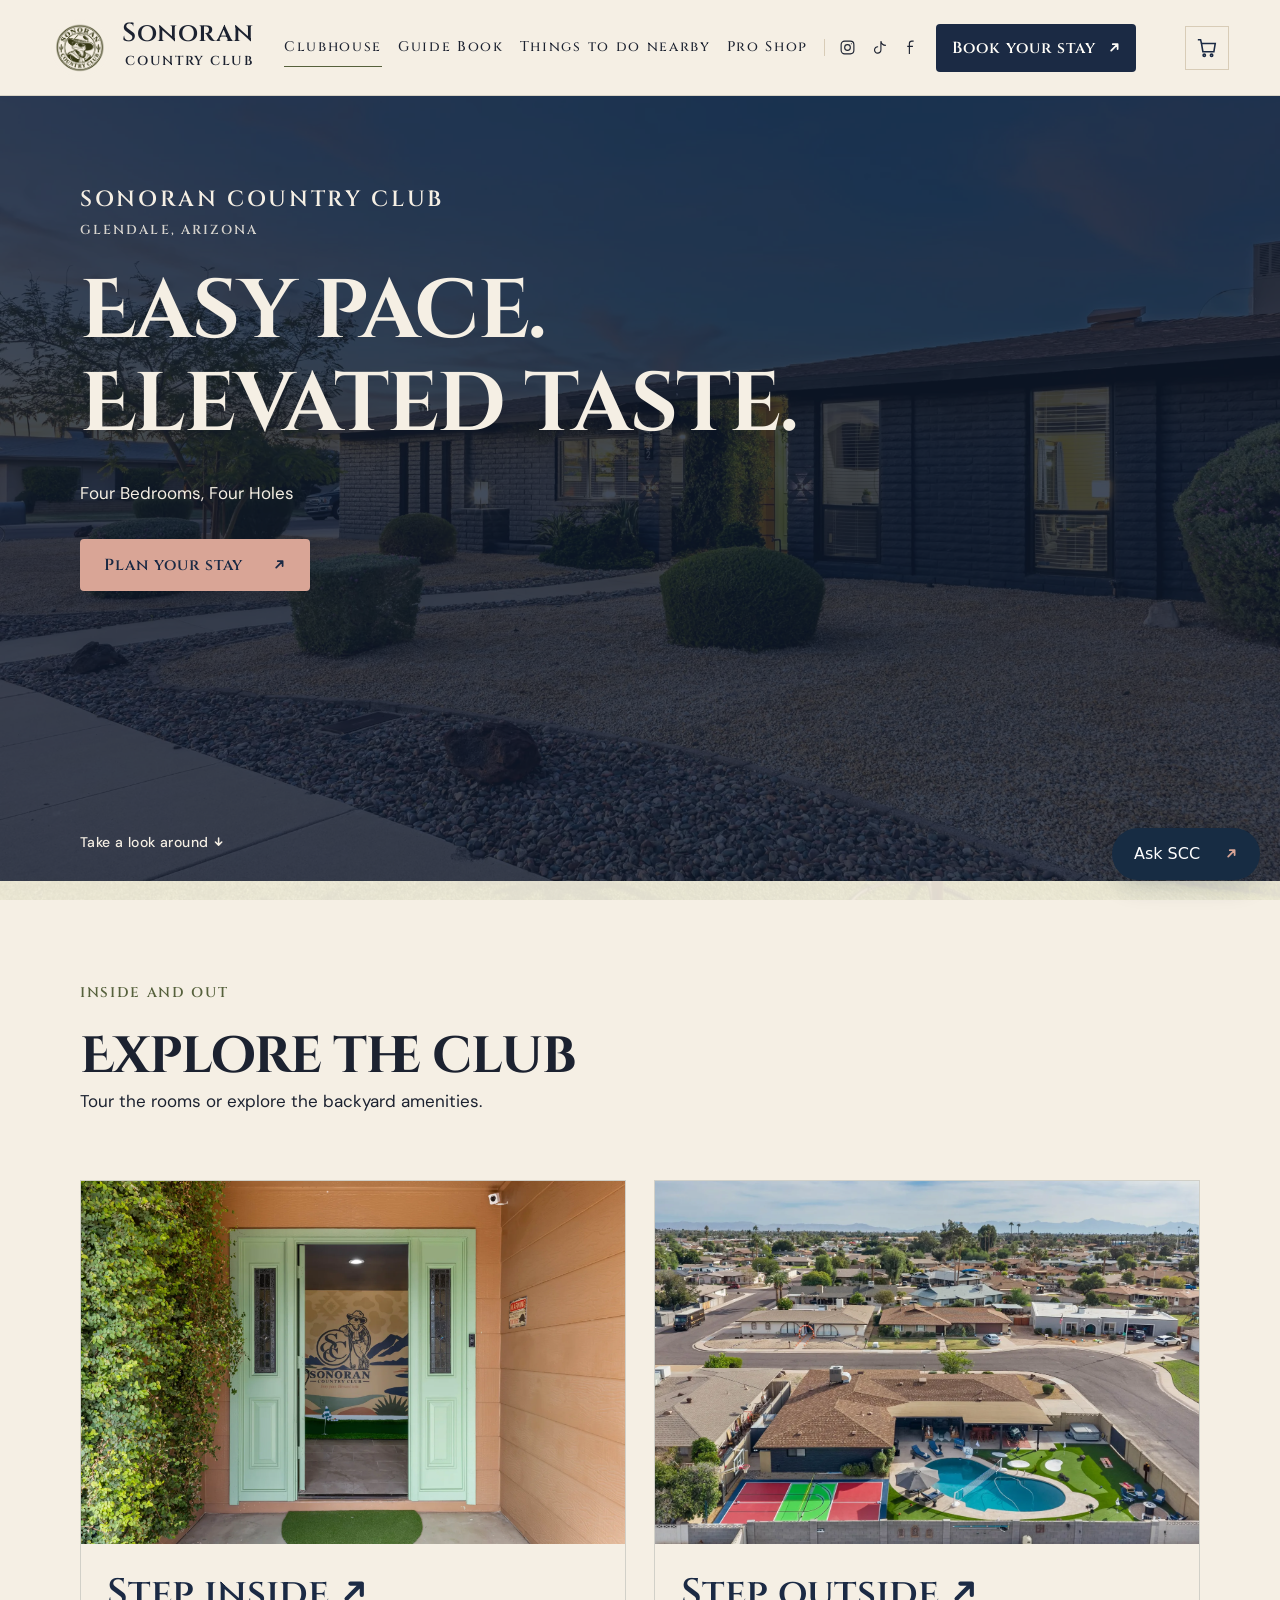
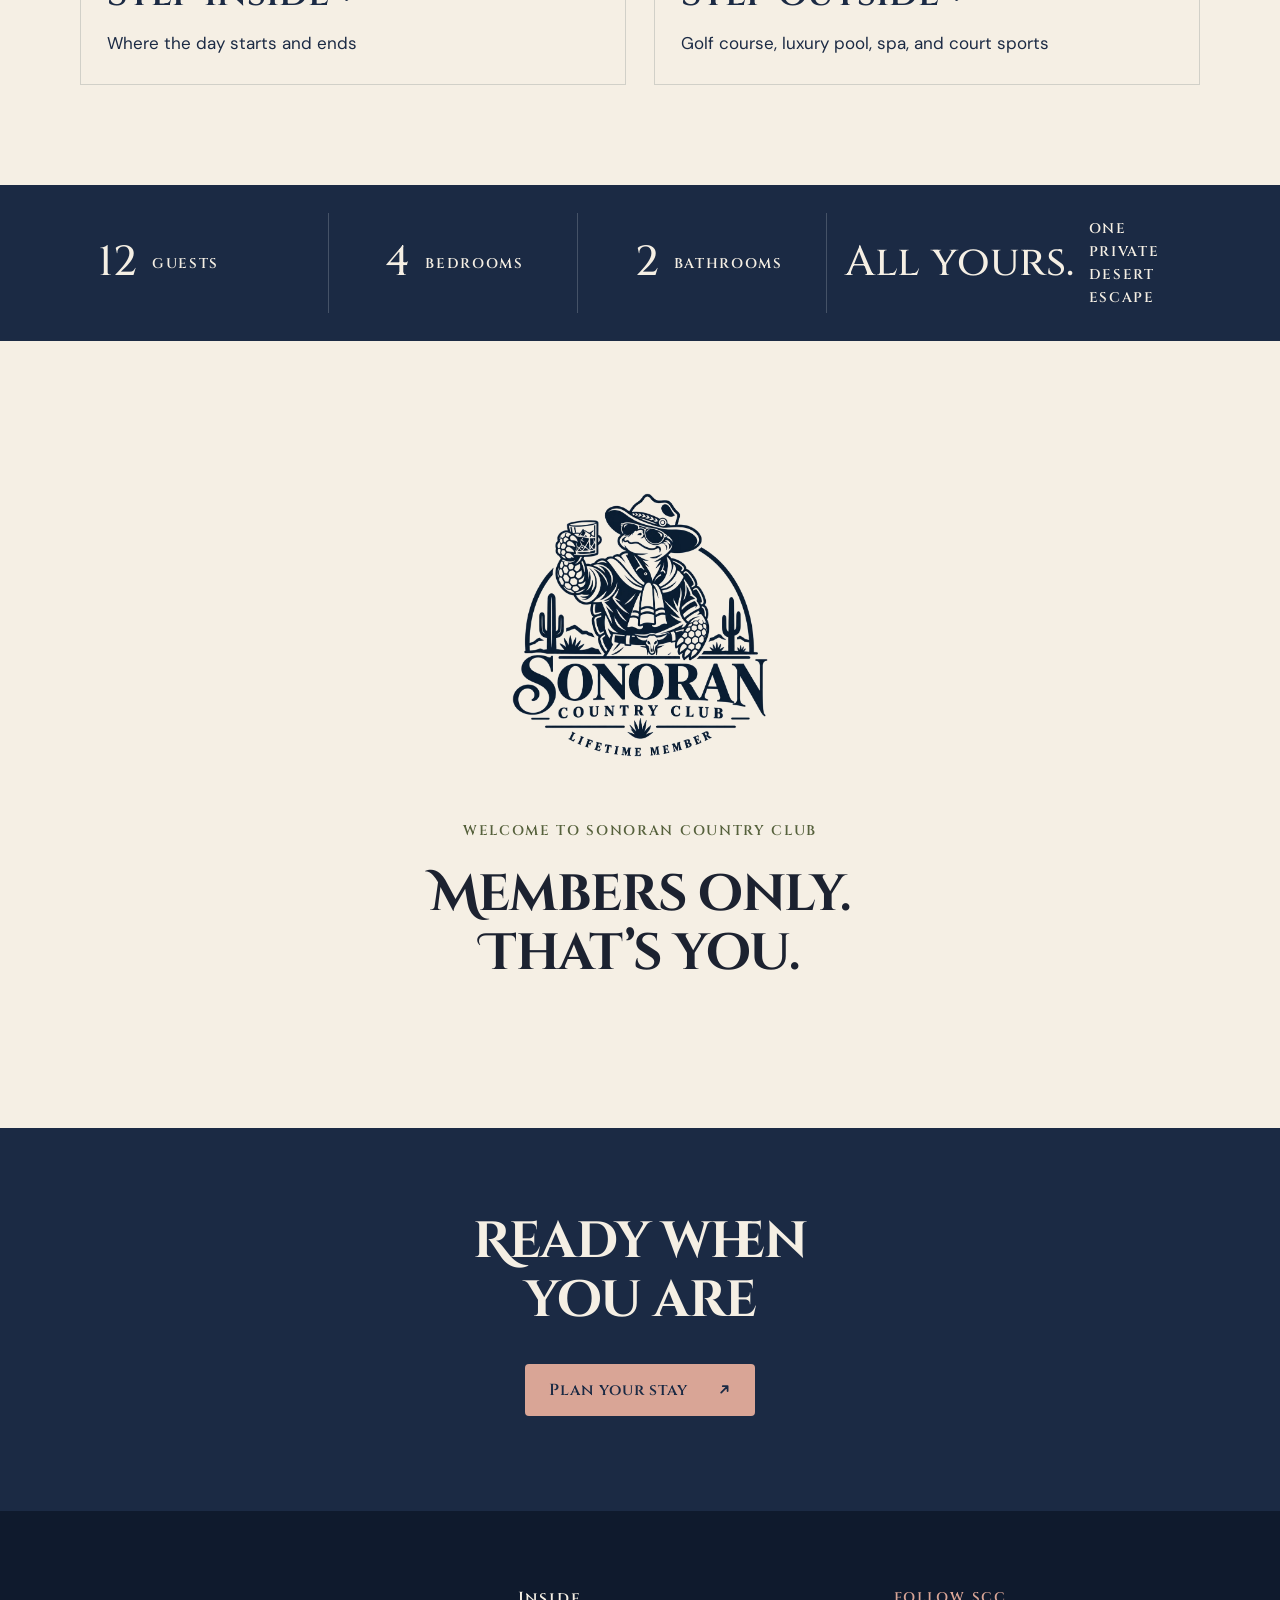
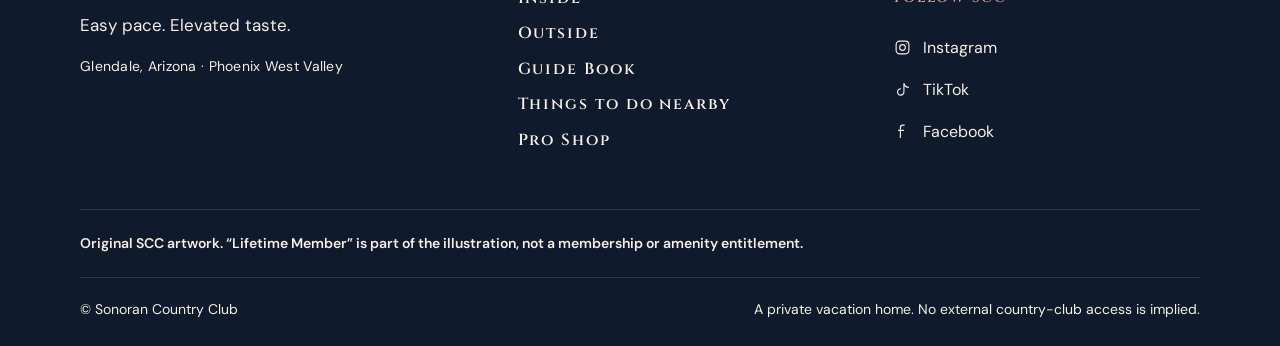
<file: index.html>
<!DOCTYPE html>

<html lang="en"><head><meta charset="utf-8"/><meta content="width=device-width,initial-scale=1" name="viewport"/><meta content="noindex,nofollow,noarchive" name="robots"/><meta content="#172d38" name="theme-color"/><title>Your private Glendale home | Sonoran Country Club</title><meta content="A private Glendale vacation home for up to 12 guests, with four bedrooms, two baths, a heated pool, hot tub, four-hole mini golf and pickleball." name="description"/><link href="https://www.sonorancountryclub.com/" rel="canonical"/><meta content="website" property="og:type"/><meta content="A private desert clubhouse | Sonoran Country Club" property="og:title"/><meta content="A private Glendale vacation home for up to 12 guests, with four bedrooms, two baths, a heated pool, hot tub, four-hole mini golf and pickleball." property="og:description"/><meta content="https://www.sonorancountryclub.com/" property="og:url"/><meta content="https://www.sonorancountryclub.com/assets/photos/share/backyard-pool-putting-green-share.jpg" property="og:image"/><meta content="image/jpeg" property="og:image:type"/><meta content="1200" property="og:image:width"/><meta content="630" property="og:image:height"/><meta content="Sunny backyard with putting greens, pool, desert mural and covered patio dining." property="og:image:alt"/><meta content="summary_large_image" name="twitter:card"/><link href="/assets/tokens.css?v=20261108b" rel="stylesheet"/><link href="/assets/style.css?v=20261108b" rel="stylesheet"/><script type="application/ld+json">{"@context": "https://schema.org", "@type": ["VacationRental", "LodgingBusiness"], "@id": "https://www.sonorancountryclub.com/#property", "name": "Sonoran Country Club", "url": "https://www.sonorancountryclub.com/", "description": "Welcome to Sonoran Country Club, your private backyard clubhouse in Glendale. Play a round on The Fore at Sonoran, our four-hole mini golf course with breaks and sand traps. Cool off in the heated pool, challenge the crew to pickleball, then catch the game on the covered patio at \"Bogey's Oasis.\" After sunset, grab a seat by the fire pit or settle into the 6 person hot tub.", "image": "https://www.sonorancountryclub.com/assets/photos/exterior/aerial-backyard-pool-putting-greens-court.webp", "address": {"@type": "PostalAddress", "addressLocality": "Glendale"}, "checkinTime": "16:00", "checkoutTime": "10:00", "petsAllowed": false, "containsPlace": {"@type": "Accommodation", "additionalType": "Entire home", "numberOfBedrooms": 4, "numberOfBathroomsTotal": 2, "occupancy": {"@type": "QuantitativeValue", "value": 12}}, "sameAs": ["https://www.instagram.com/sonorancountryclub/", "https://www.tiktok.com/@sonorancc"]}</script><script defer="" src="/assets/site.js"></script><link href="/assets/brand/favicon.png" rel="icon" type="image/png"/><link href="/assets/readability.css?v=20261108b" rel="stylesheet"/><link href="/assets/chooser.css?v=20261108b" rel="stylesheet"/><style>.page-home .hero .hero-place{display:block!important;margin-bottom:26px}.page-home .hero .hero-place .hero-club{display:block!important;font-size:22px!important;letter-spacing:.12em;line-height:1.3!important}.page-home .hero .hero-place .hero-city{display:block!important;font-size:13px!important;letter-spacing:.16em;line-height:1.5!important;margin-top:6px;opacity:.85}@media(max-width:600px){.page-home .hero{height:auto!important;min-height:0!important}.page-home .hero-content{padding-top:56px!important;padding-bottom:96px!important}.page-home .hero .hero-place .hero-club{font-size:19px!important}.page-home .hero .hero-place .hero-city{font-size:12px!important}}.page-home .intro.section{grid-template-columns:1fr!important;justify-items:center;text-align:center}.page-home .intro.section .welcome-badge{margin-left:auto;margin-right:auto}</style></head><body class="page-home"><a class="skip" href="#main">Skip to content</a><header class="site-header"><a aria-label="Sonoran Country Club home" class="brand-lockup" href="/"><img alt="Sonoran Country Club original seal" class="header-monogram" height="58" src="/assets/brand/seal-web.webp" width="63"/><span class="wordmark">Sonoran<span>COUNTRY CLUB</span></span></a><button aria-controls="main-nav" aria-expanded="false" class="menu-toggle">Menu <span aria-hidden="true">☰</span></button><nav aria-label="Main navigation" id="main-nav"><a aria-current="page" href="/">Clubhouse</a><a href="/guide/">Guide Book</a><a href="/nearby/">Things to do nearby</a><a href="/shop/">Pro Shop</a><div class="socials"><a aria-label="Sonoran Country Club on Instagram" href="https://www.instagram.com/sonorancountryclub/" rel="noopener noreferrer" target="_blank"><svg aria-hidden="true" viewbox="0 0 24 24"><rect height="18" rx="5" width="18" x="3" y="3"></rect><circle cx="12" cy="12" r="4"></circle><circle class="dot" cx="17.5" cy="6.7" r=".8"></circle></svg><span>Instagram</span></a><a aria-label="Sonoran Country Club on TikTok" href="https://www.tiktok.com/@sonorancc" rel="noopener noreferrer" target="_blank"><svg aria-hidden="true" viewbox="0 0 24 24"><path d="M14 3v12.5a4.5 4.5 0 1 1-4-4.47M14 3c.6 4 3 6 7 6"></path></svg><span>TikTok</span></a><a aria-label="Sonoran Country Club on Facebook" href="https://www.facebook.com/profile.php?id=61595750133913" rel="noopener noreferrer" target="_blank"><svg aria-hidden="true" viewbox="0 0 24 24"><path d="M15 3h-2.5A3.5 3.5 0 0 0 9 6.5V21M6 10.5h8"></path></svg><span>Facebook</span></a></div><a class="button small" href="/book/">Book your stay <span aria-hidden="true"><svg class="arw" aria-hidden="true" focusable="false" viewBox="0 0 16 16" width="0.8em" height="0.8em" style="display:inline-block;vertical-align:-0.05em" fill="none" stroke="currentColor" stroke-width="2.2" stroke-linecap="round" stroke-linejoin="round"><path d="M4 12L12 4M6 4h6v6"/></svg></span></a></nav></header><main id="main"><section class="hero"><img alt="Navy-brick home with an illuminated entry, desert landscaping and a twilight sky." class="hero-image" decoding="async" fetchpriority="high" height="1333" loading="eager" src="/assets/photos/exterior/navy-brick-front-house-illuminated-entry-dusk.webp" width="2000"/><div class="hero-shade"></div><div class="hero-content"><p class="eyebrow hero-place"><span class="hero-club">SONORAN COUNTRY CLUB</span><span class="hero-city">GLENDALE, ARIZONA</span></p><h1>Easy pace.<br/>Elevated taste.</h1><p>Four Bedrooms, Four Holes</p><a class="button rose" href="/book/">Plan your stay <span aria-hidden="true"><svg class="arw" aria-hidden="true" focusable="false" viewBox="0 0 16 16" width="0.8em" height="0.8em" style="display:inline-block;vertical-align:-0.05em" fill="none" stroke="currentColor" stroke-width="2.2" stroke-linecap="round" stroke-linejoin="round"><path d="M4 12L12 4M6 4h6v6"/></svg></span></a></div><div class="hero-bottom"><a href="#explore">Take a look around <svg class="arw" aria-hidden="true" focusable="false" viewBox="0 0 16 16" width="0.8em" height="0.8em" style="display:inline-block;vertical-align:-0.05em" fill="none" stroke="currentColor" stroke-width="2.2" stroke-linecap="round" stroke-linejoin="round"><path d="M8 3v10M3.5 8.5L8 13l4.5-4.5"/></svg></a></div></section><section aria-labelledby="explore-title" class="section chooser-section" id="explore"><div class="section-top"><div><p class="eyebrow">INSIDE AND OUT</p><h2 id="explore-title">Explore the club</h2><p>Tour the rooms or explore the backyard amenities.</p></div></div><div class="stay-chooser"><a class="stay-panel" href="/inside/"><img alt="Open mint-green front doors revealing the Sonoran Country Club mural and putting turf inside." decoding="async" height="1200" loading="lazy" src="/assets/photos/chooser/step-inside-front-door.webp" width="1800"/><div><h3>Step inside <span aria-hidden="true"><svg class="arw" aria-hidden="true" focusable="false" viewBox="0 0 16 16" width="0.8em" height="0.8em" style="display:inline-block;vertical-align:-0.05em" fill="none" stroke="currentColor" stroke-width="2.2" stroke-linecap="round" stroke-linejoin="round"><path d="M4 12L12 4M6 4h6v6"/></svg></span></h3><p>Where the day starts and ends</p></div></a><a class="stay-panel" href="/outside/"><img alt="Aerial view of the backyard with the sport court, pool and putting course." decoding="async" height="1013" loading="lazy" src="/assets/photos/chooser/step-outside-aerial.webp" width="1800"/><div><h3>Step outside <span aria-hidden="true"><svg class="arw" aria-hidden="true" focusable="false" viewBox="0 0 16 16" width="0.8em" height="0.8em" style="display:inline-block;vertical-align:-0.05em" fill="none" stroke="currentColor" stroke-width="2.2" stroke-linecap="round" stroke-linejoin="round"><path d="M4 12L12 4M6 4h6v6"/></svg></span></h3><p>Golf course, luxury pool, spa, and court sports</p></div></a></div></section><div class="stats"><div><b>12</b><span>GUESTS</span></div><div><b>4</b><span>BEDROOMS</span></div><div><b>2</b><span>BATHROOMS</span></div><div><b>All yours.</b><span>ONE PRIVATE DESERT ESCAPE</span></div></div><section class="intro section" id="clubhouse"><div><img alt="Original Sonoran Country Club Bogey badge with Lifetime Member artwork" class="welcome-badge" height="234" src="/assets/brand/lifetime-web.webp" width="240"/><p class="eyebrow">WELCOME TO SONORAN COUNTRY CLUB</p><h2>Members only.<br/>That’s you.</h2></div></section><section class="cta-band"><h2>Ready when<br/>you are</h2><a class="button rose" href="/book/">Plan your stay <span aria-hidden="true"><svg class="arw" aria-hidden="true" focusable="false" viewBox="0 0 16 16" width="0.8em" height="0.8em" style="display:inline-block;vertical-align:-0.05em" fill="none" stroke="currentColor" stroke-width="2.2" stroke-linecap="round" stroke-linejoin="round"><path d="M4 12L12 4M6 4h6v6"/></svg></span></a></section></main><footer><div class="footer-main"><div><p class="footer-tagline">Easy pace. Elevated taste.</p><p>Glendale, Arizona · Phoenix West Valley</p></div><div><div class="footer-nav"><a href="/inside/">Inside</a><a href="/outside/">Outside</a><a href="/guide/">Guide Book</a><a href="/nearby/">Things to do nearby</a><a href="/shop/">Pro Shop</a></div></div><div><span class="eyebrow">Follow SCC</span><div class="socials"><a aria-label="Sonoran Country Club on Instagram" href="https://www.instagram.com/sonorancountryclub/" rel="noopener noreferrer" target="_blank"><svg aria-hidden="true" viewbox="0 0 24 24"><rect height="18" rx="5" width="18" x="3" y="3"></rect><circle cx="12" cy="12" r="4"></circle><circle class="dot" cx="17.5" cy="6.7" r=".8"></circle></svg><span>Instagram</span></a><a aria-label="Sonoran Country Club on TikTok" href="https://www.tiktok.com/@sonorancc" rel="noopener noreferrer" target="_blank"><svg aria-hidden="true" viewbox="0 0 24 24"><path d="M14 3v12.5a4.5 4.5 0 1 1-4-4.47M14 3c.6 4 3 6 7 6"></path></svg><span>TikTok</span></a><a aria-label="Sonoran Country Club on Facebook" href="https://www.facebook.com/profile.php?id=61595750133913" rel="noopener noreferrer" target="_blank"><svg aria-hidden="true" viewbox="0 0 24 24"><path d="M15 3h-2.5A3.5 3.5 0 0 0 9 6.5V21M6 10.5h8"></path></svg><span>Facebook</span></a></div></div></div><div class="brand-art-note">Original SCC artwork. “Lifetime Member” is part of the illustration, not a membership or amenity entitlement.</div><div class="footer-bottom"><span>© Sonoran Country Club</span><span>A private vacation home. No external country-club access is implied.</span></div></footer><script src="/assets/assistant/scc-assistant.js" data-endpoint="https://scc-assistant.sonorantortoisecc.workers.dev/chat" defer></script>
</body></html>
</file>
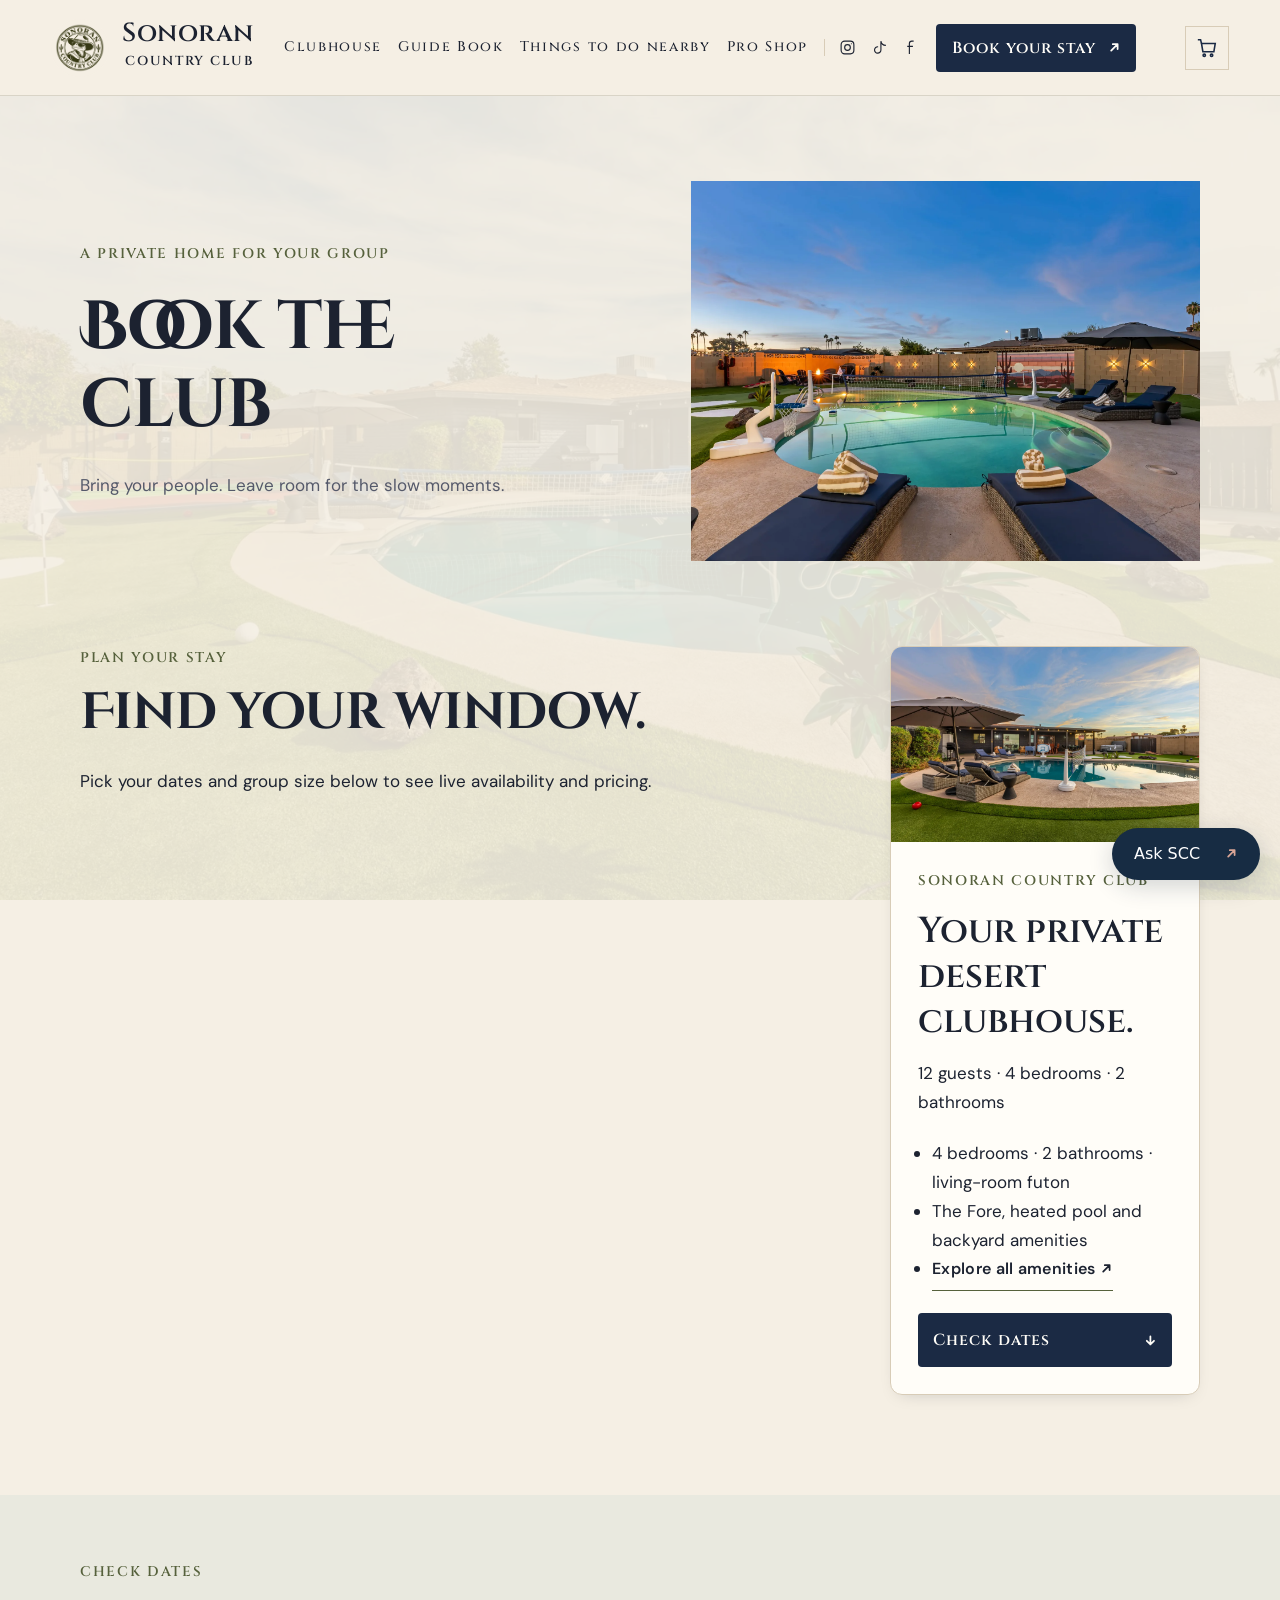
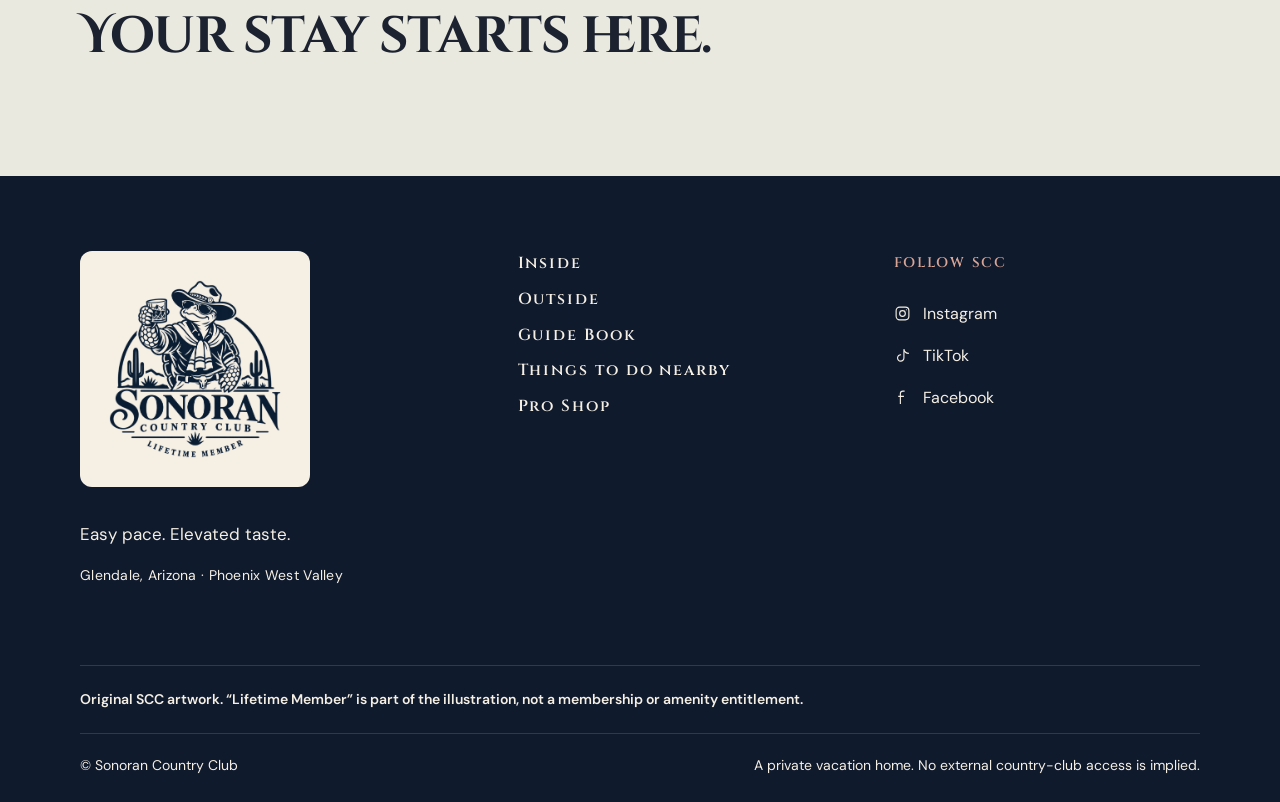
<file: book/index.html>
<!DOCTYPE html>

<html lang="en"><head><meta charset="utf-8"/><meta content="width=device-width,initial-scale=1" name="viewport"/><meta content="noindex,nofollow,noarchive" name="robots"/><meta content="#172d38" name="theme-color"/><title>Plan your stay | Sonoran Country Club</title><meta content="Check live availability and book your stay at Sonoran Country Club in Glendale, Arizona." name="description"/><link href="https://www.sonorancountryclub.com/book/" rel="canonical"/><meta content="website" property="og:type"/><meta content="Plan your stay | Sonoran Country Club" property="og:title"/><meta content="Check live availability and book your stay at Sonoran Country Club in Glendale, Arizona." property="og:description"/><meta content="https://www.sonorancountryclub.com/book/" property="og:url"/><meta content="https://www.sonorancountryclub.com/assets/photos/pool/twilight-pool-umbrella-loungers-patio.webp" property="og:image"/><meta content="Twilight pool view with umbrella-shaded loungers, a volleyball net and the illuminated covered patio beyond." property="og:image:alt"/><meta content="summary_large_image" name="twitter:card"/><link href="/assets/tokens.css" rel="stylesheet"/><link href="/assets/style.css" rel="stylesheet"/><script type="application/ld+json">{"@context": "https://schema.org", "@type": ["VacationRental", "LodgingBusiness"], "@id": "https://www.sonorancountryclub.com/#property", "name": "Sonoran Country Club", "url": "https://www.sonorancountryclub.com/", "description": "Welcome to Sonoran Country Club, your private backyard clubhouse in Glendale. Play a round on The Fore at Sonoran, our four-hole mini golf course with breaks and sand traps. Cool off in the heated pool, challenge the crew to pickleball, then catch the game on the covered patio at \"Bogey's Oasis.\" After sunset, grab a seat by the fire pit or settle into the 6 person hot tub.", "image": "https://www.sonorancountryclub.com/assets/photos/pool/twilight-pool-umbrella-loungers-patio.webp", "address": {"@type": "PostalAddress", "addressLocality": "Glendale"}, "checkinTime": "16:00", "checkoutTime": "10:00", "petsAllowed": false, "containsPlace": {"@type": "Accommodation", "additionalType": "Entire home", "numberOfBedrooms": 4, "numberOfBathroomsTotal": 2, "occupancy": {"@type": "QuantitativeValue", "value": 12}}, "sameAs": ["https://www.instagram.com/sonorancountryclub/", "https://www.tiktok.com/@sonorancc"]}</script><script defer="" src="/assets/site.js"></script><link href="/assets/brand/favicon.png" rel="icon" type="image/png"/><link href="/assets/readability.css" rel="stylesheet"/></head><body class="page-book"><a class="skip" href="#main">Skip to content</a><header class="site-header"><a aria-label="Sonoran Country Club home" class="brand-lockup" href="/"><img alt="Sonoran Country Club original seal" class="header-monogram" height="58" src="/assets/brand/seal-web.webp" width="63"/><span class="wordmark">Sonoran<span>COUNTRY CLUB</span></span></a><button aria-controls="main-nav" aria-expanded="false" class="menu-toggle">Menu <span aria-hidden="true">☰</span></button><nav aria-label="Main navigation" id="main-nav"><a href="/">Clubhouse</a><a href="/guide/">Guide Book</a><a href="/nearby/">Things to do nearby</a><a href="/shop/">Pro Shop</a><div class="socials"><a aria-label="Sonoran Country Club on Instagram" href="https://www.instagram.com/sonorancountryclub/" rel="noopener noreferrer" target="_blank"><svg aria-hidden="true" viewbox="0 0 24 24"><rect height="18" rx="5" width="18" x="3" y="3"></rect><circle cx="12" cy="12" r="4"></circle><circle class="dot" cx="17.5" cy="6.7" r=".8"></circle></svg><span>Instagram</span></a><a aria-label="Sonoran Country Club on TikTok" href="https://www.tiktok.com/@sonorancc" rel="noopener noreferrer" target="_blank"><svg aria-hidden="true" viewbox="0 0 24 24"><path d="M14 3v12.5a4.5 4.5 0 1 1-4-4.47M14 3c.6 4 3 6 7 6"></path></svg><span>TikTok</span></a><a aria-label="Sonoran Country Club on Facebook" href="https://www.facebook.com/profile.php?id=61595750133913" rel="noopener noreferrer" target="_blank"><svg aria-hidden="true" viewbox="0 0 24 24"><path d="M15 3h-2.5A3.5 3.5 0 0 0 9 6.5V21M6 10.5h8"></path></svg><span>Facebook</span></a></div><a aria-current="page" class="button small" href="/book/">Book your stay <span aria-hidden="true"><svg class="arw" aria-hidden="true" focusable="false" viewBox="0 0 16 16" width="0.8em" height="0.8em" style="display:inline-block;vertical-align:-0.05em" fill="none" stroke="currentColor" stroke-width="2.2" stroke-linecap="round" stroke-linejoin="round"><path d="M4 12L12 4M6 4h6v6"/></svg></span></a></nav></header><main id="main"><section class="page-heading booking-heading"><div><p class="eyebrow">A PRIVATE HOME FOR YOUR GROUP</p><h1>Book the<br/>club</h1><p>Bring your people. Leave room for the slow moments.</p></div><img alt="Illuminated backyard pool at dusk with a volleyball net, basketball hoop and blue loungers topped with towels." class="" decoding="async" fetchpriority="high" height="1333" loading="eager" src="/assets/photos/pool/illuminated-pool-blue-loungers-evening.webp" width="2000"/></section><section class="section booking-layout"><div class="calendar-panel"><p class="eyebrow">PLAN YOUR STAY</p><h2>Find your window.</h2><p>Pick your dates and group size below to see live availability and pricing.</p></div><aside class="stay-card"><img alt="Twilight pool view with umbrella-shaded loungers, a volleyball net and the illuminated covered patio beyond." class="" decoding="async" height="1333" loading="lazy" src="/assets/photos/pool/twilight-pool-umbrella-loungers-patio.webp" width="2000"/><div><p class="eyebrow">SONORAN COUNTRY CLUB</p><h3>Your private<br/>desert clubhouse.</h3><p>12 guests · 4 bedrooms · 2 bathrooms</p><ul><li>4 bedrooms · 2 bathrooms · living-room futon</li><li>The Fore, heated pool and backyard amenities</li><li><a class="text-link" href="/outside/#amenities">Explore all amenities <svg class="arw" aria-hidden="true" focusable="false" viewBox="0 0 16 16" width="0.8em" height="0.8em" style="display:inline-block;vertical-align:-0.05em" fill="none" stroke="currentColor" stroke-width="2.2" stroke-linecap="round" stroke-linejoin="round"><path d="M4 12L12 4M6 4h6v6"/></svg></a></li></ul><a class="button" href="#hospitable-widget">Check dates <svg class="arw" aria-hidden="true" focusable="false" viewBox="0 0 16 16" width="0.8em" height="0.8em" style="display:inline-block;vertical-align:-0.05em" fill="none" stroke="currentColor" stroke-width="2.2" stroke-linecap="round" stroke-linejoin="round"><path d="M8 3v10M3.5 8.5L8 13l4.5-4.5"/></svg></a></div></aside></section><section class="widget-section section" id="hospitable-widget"><p class="eyebrow">CHECK DATES</p><h2>Your stay starts here.</h2><div class="widget-slot" style="border:0;padding:0;background:none;"><script
  src="https://cdn.hsptb.com/direct-booking-widget/widget-loader.prod.js"
  data-site-uuid="a32e2ec5-080a-4432-a11f-4858614fbca3"
  data-property-id="2520169"
  data-theme="multi">
</script></div></section></main><footer><div class="footer-main"><div><a aria-label="Sonoran Country Club home" class="footer-badge cream-art-panel" href="/"><img alt="Original Sonoran Country Club Bogey badge with Lifetime Member artwork" height="234" src="/assets/brand/lifetime-web.webp" width="240"/></a><p class="footer-tagline">Easy pace. Elevated taste.</p><p>Glendale, Arizona · Phoenix West Valley</p></div><div><div class="footer-nav"><a href="/inside/">Inside</a><a href="/outside/">Outside</a><a href="/guide/">Guide Book</a><a href="/nearby/">Things to do nearby</a><a href="/shop/">Pro Shop</a></div></div><div><span class="eyebrow">Follow SCC</span><div class="socials"><a aria-label="Sonoran Country Club on Instagram" href="https://www.instagram.com/sonorancountryclub/" rel="noopener noreferrer" target="_blank"><svg aria-hidden="true" viewbox="0 0 24 24"><rect height="18" rx="5" width="18" x="3" y="3"></rect><circle cx="12" cy="12" r="4"></circle><circle class="dot" cx="17.5" cy="6.7" r=".8"></circle></svg><span>Instagram</span></a><a aria-label="Sonoran Country Club on TikTok" href="https://www.tiktok.com/@sonorancc" rel="noopener noreferrer" target="_blank"><svg aria-hidden="true" viewbox="0 0 24 24"><path d="M14 3v12.5a4.5 4.5 0 1 1-4-4.47M14 3c.6 4 3 6 7 6"></path></svg><span>TikTok</span></a><a aria-label="Sonoran Country Club on Facebook" href="https://www.facebook.com/profile.php?id=61595750133913" rel="noopener noreferrer" target="_blank"><svg aria-hidden="true" viewbox="0 0 24 24"><path d="M15 3h-2.5A3.5 3.5 0 0 0 9 6.5V21M6 10.5h8"></path></svg><span>Facebook</span></a></div></div></div><div class="brand-art-note">Original SCC artwork. “Lifetime Member” is part of the illustration, not a membership or amenity entitlement.</div><div class="footer-bottom"><span>© Sonoran Country Club</span><span>A private vacation home. No external country-club access is implied.</span></div></footer><script src="/assets/assistant/scc-assistant.js" data-endpoint="https://scc-assistant.sonorantortoisecc.workers.dev/chat" defer></script>
</body></html>
</file>
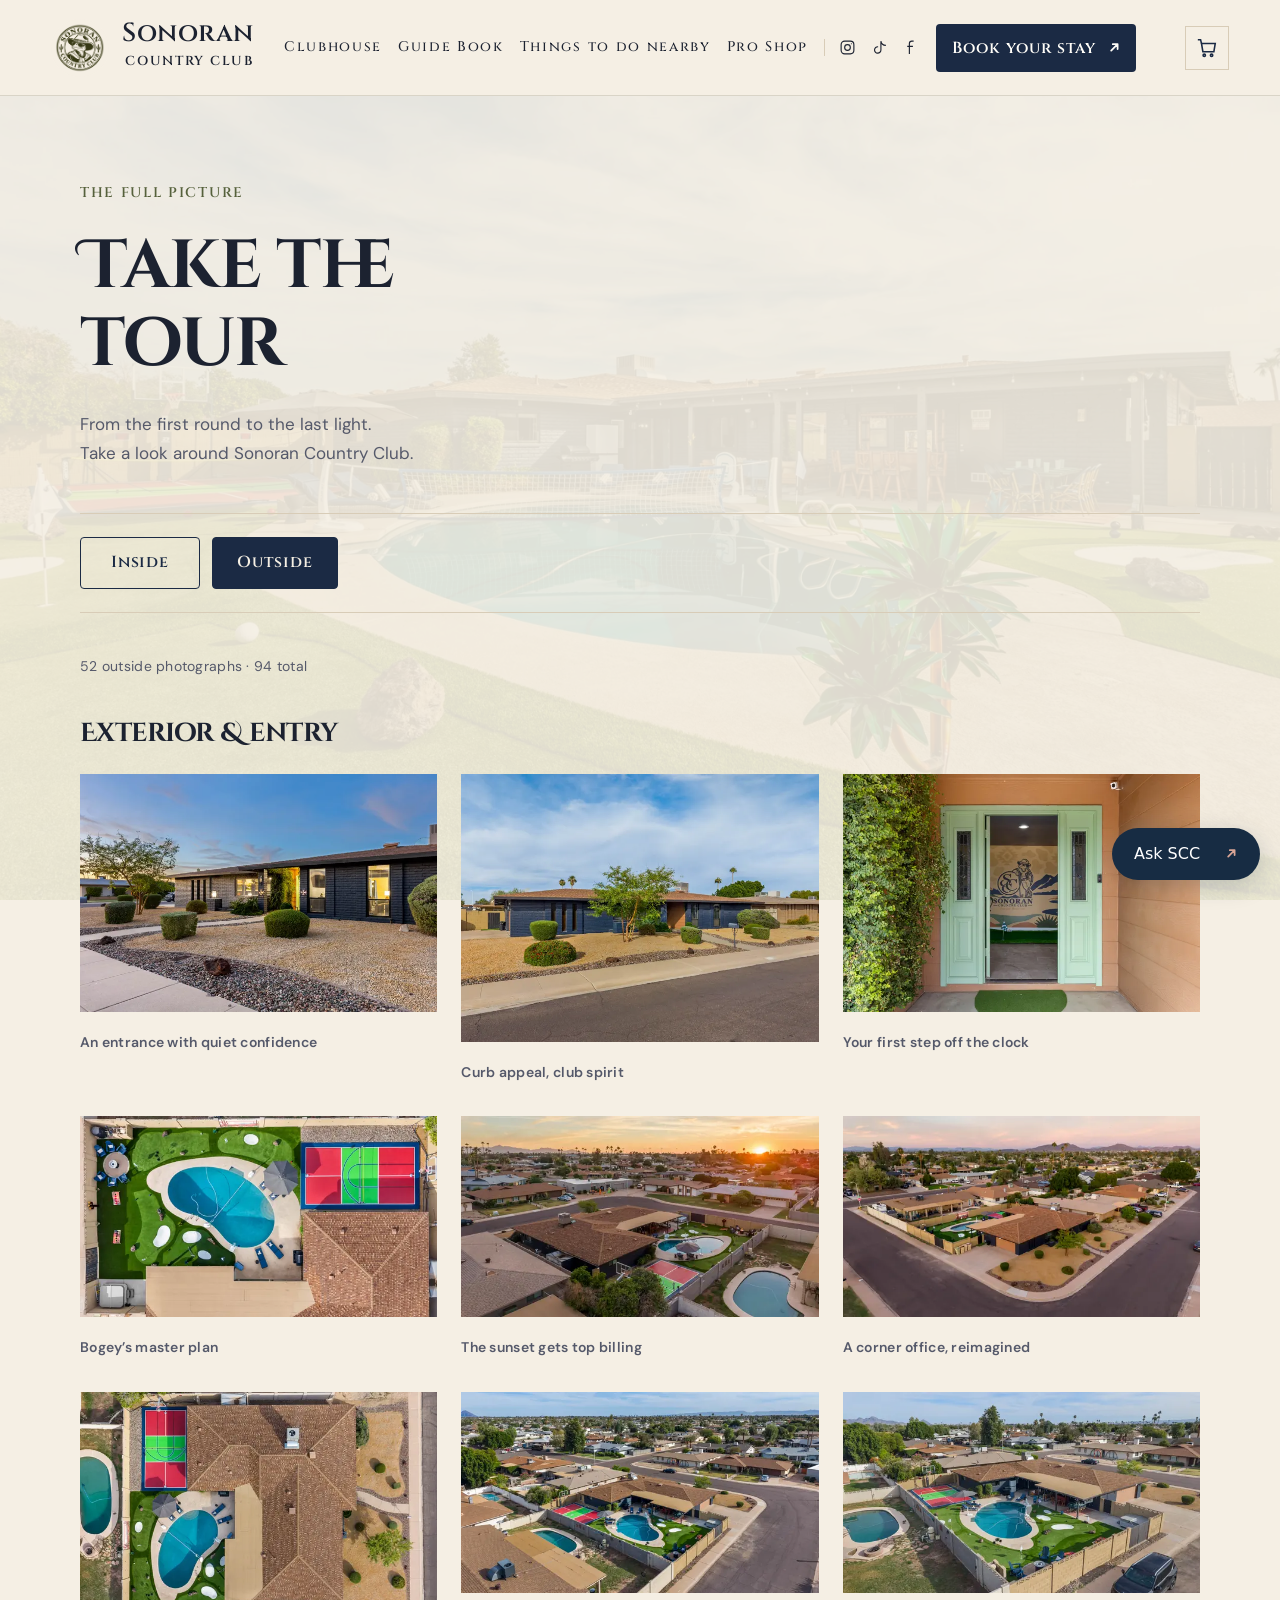
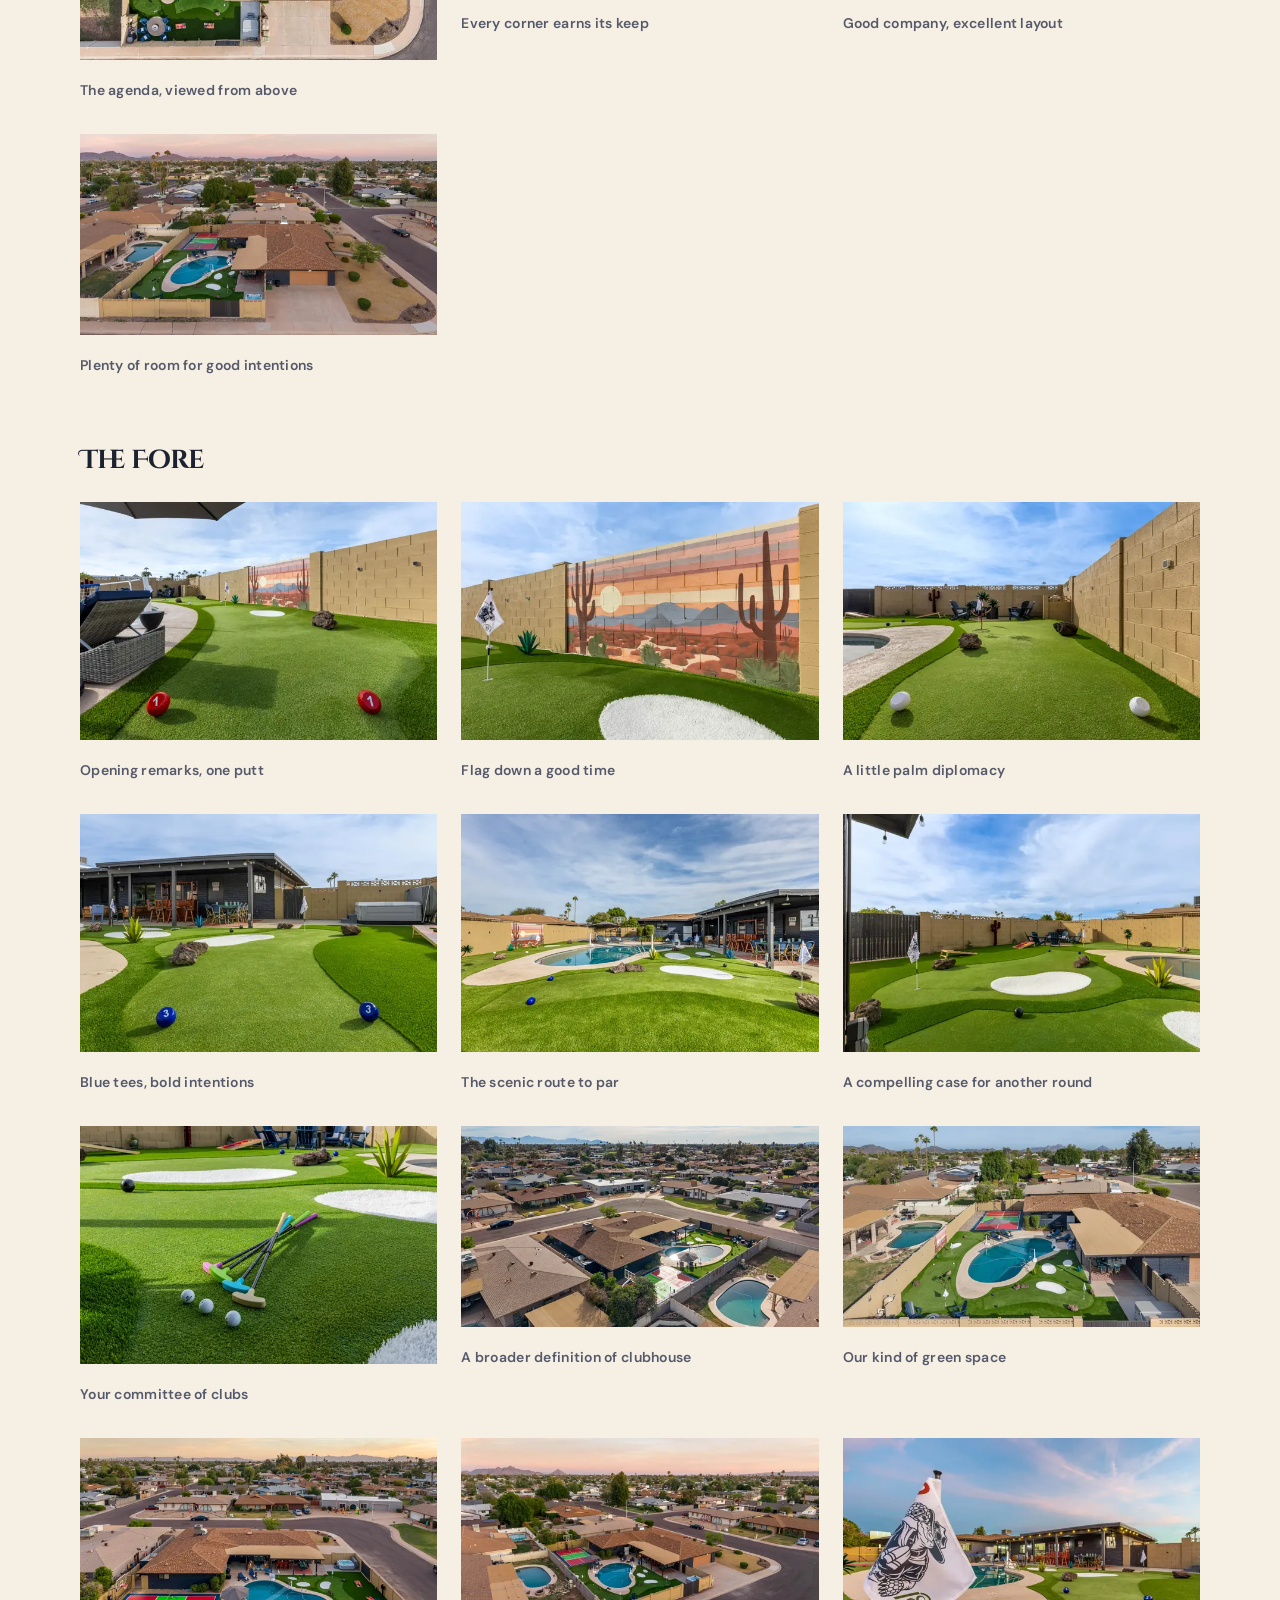
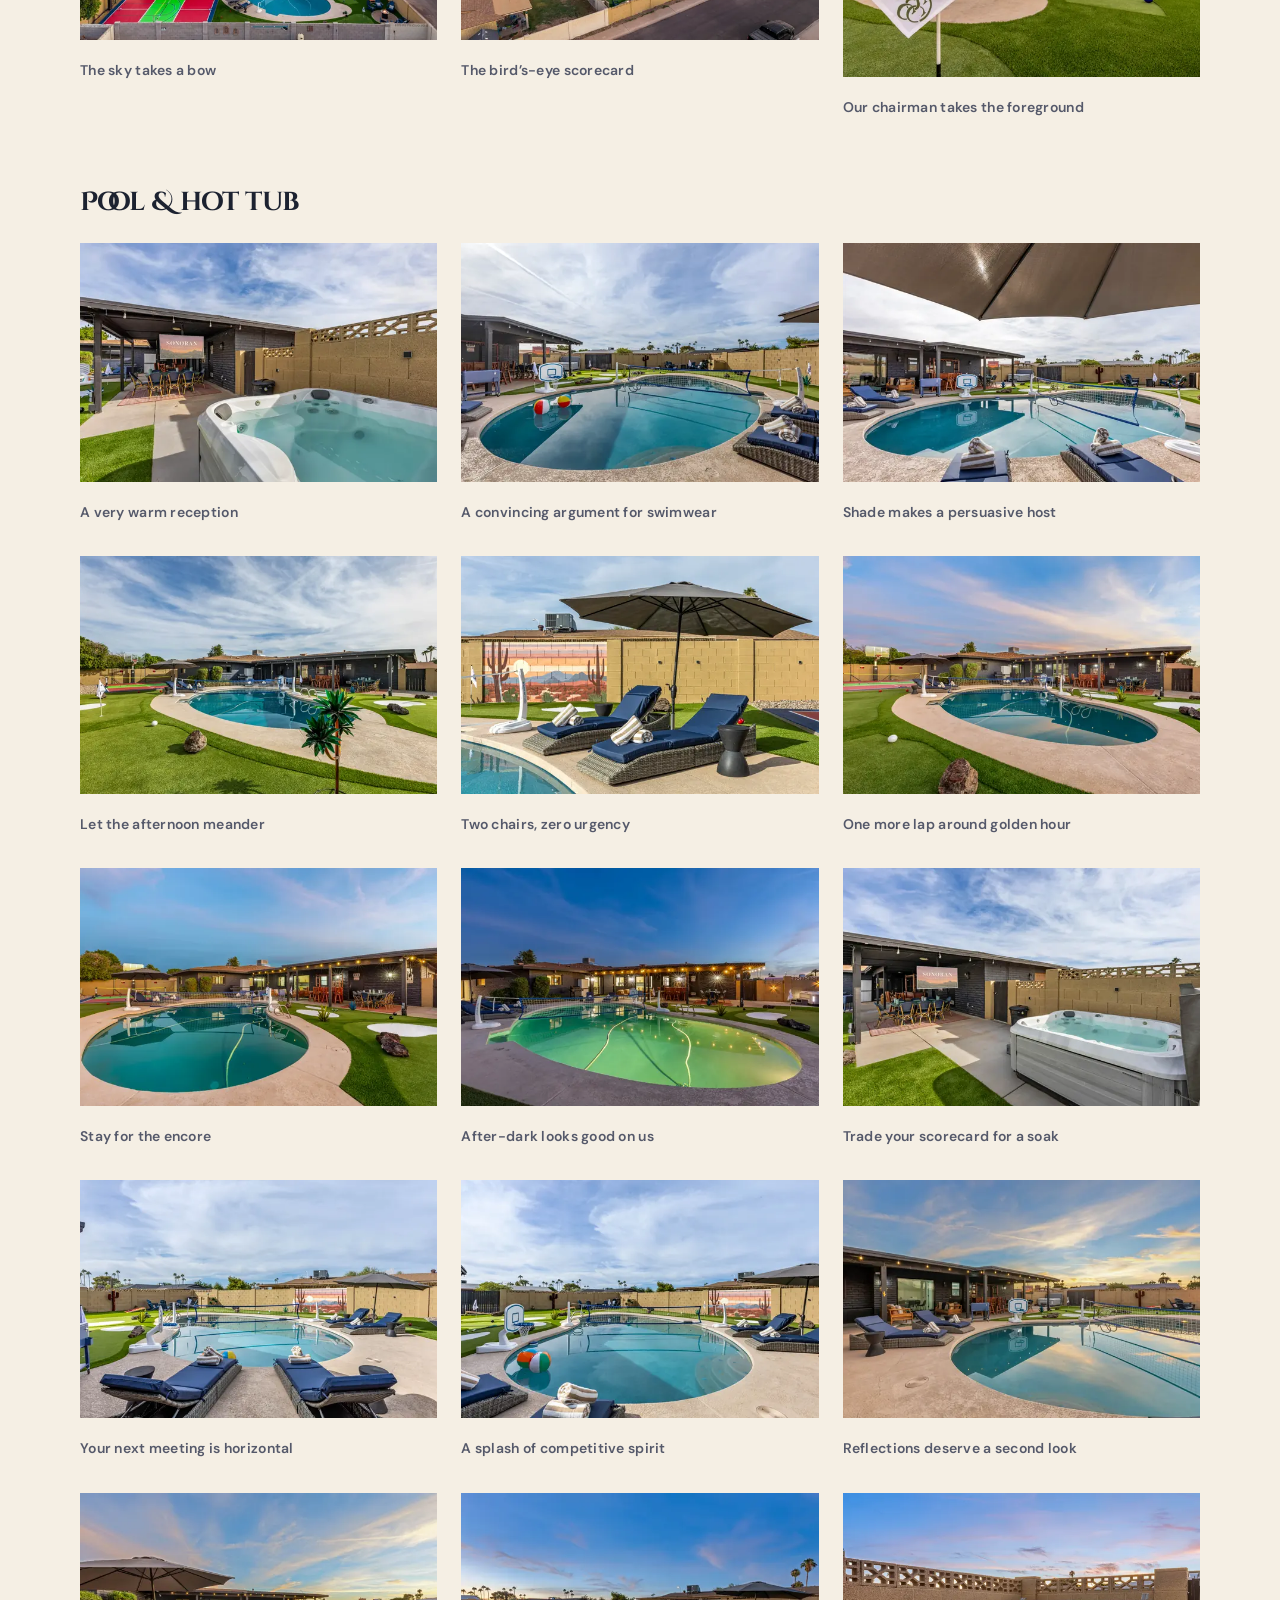
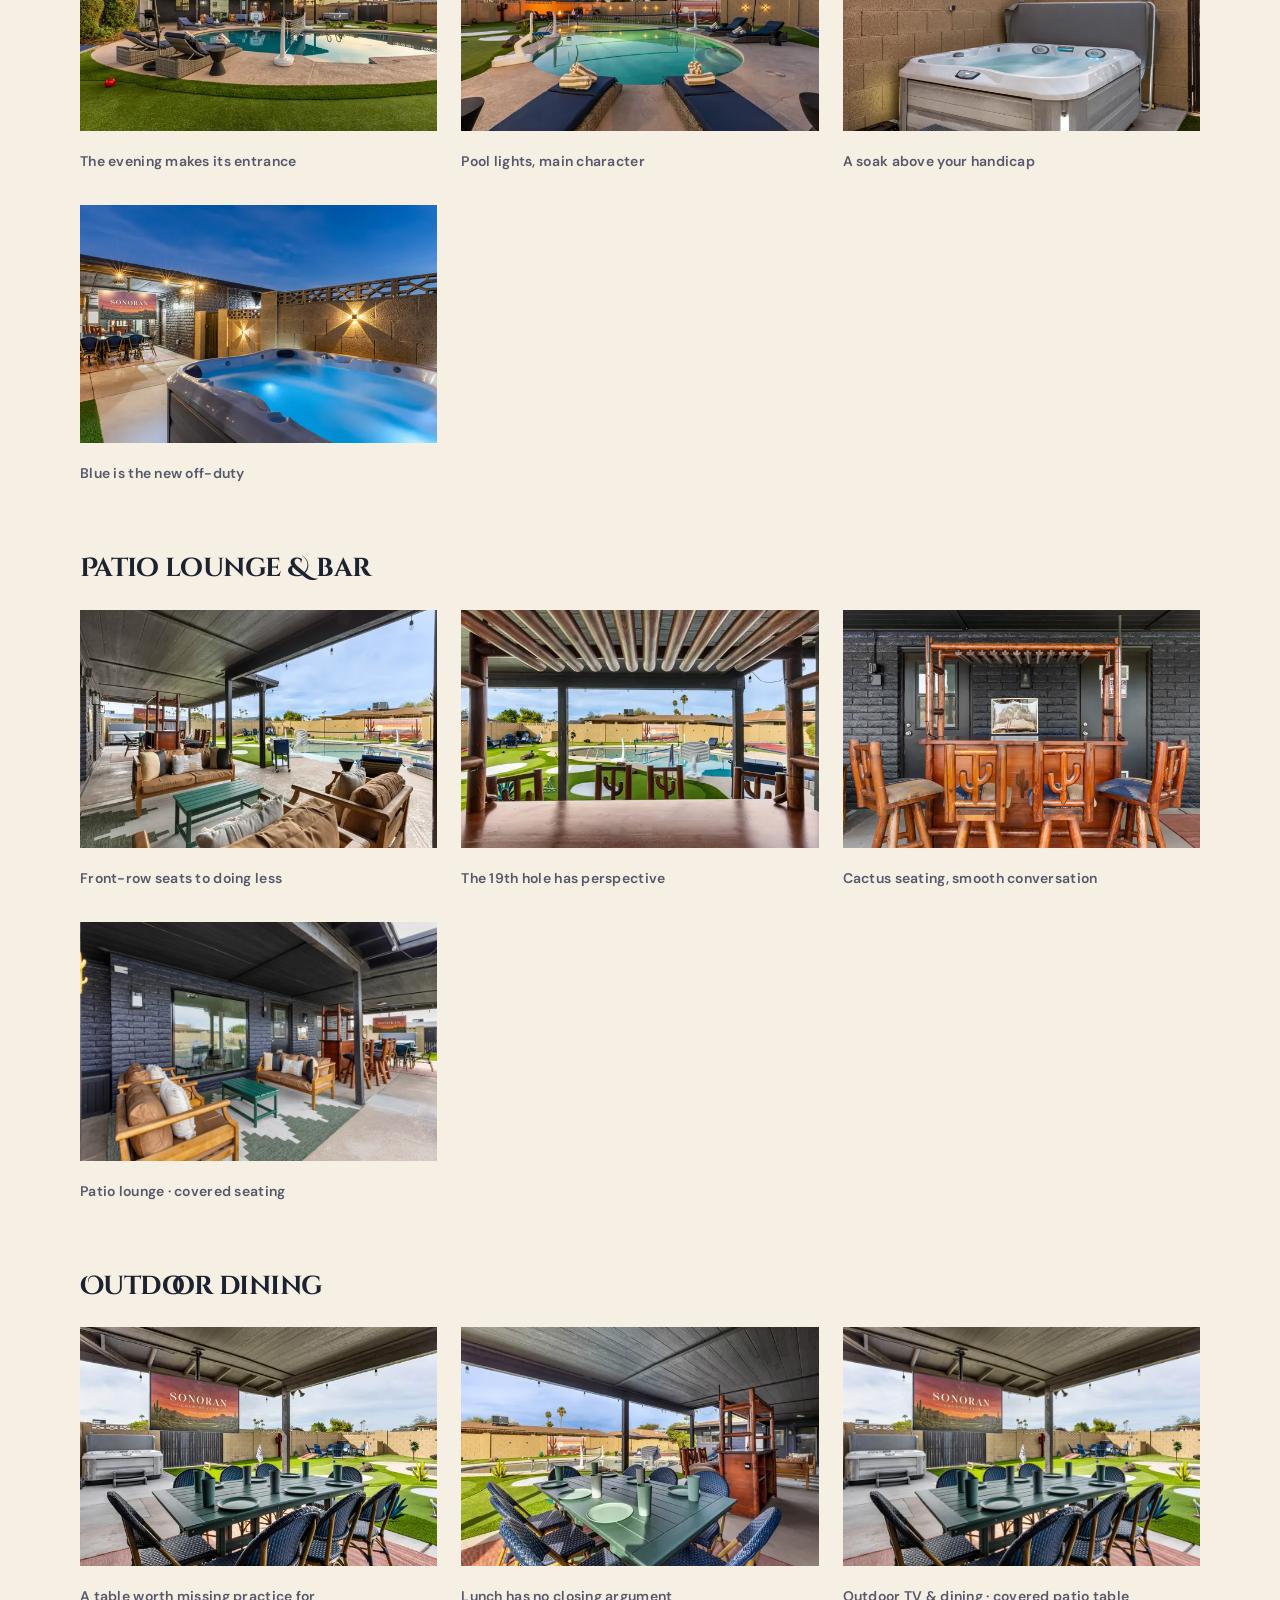
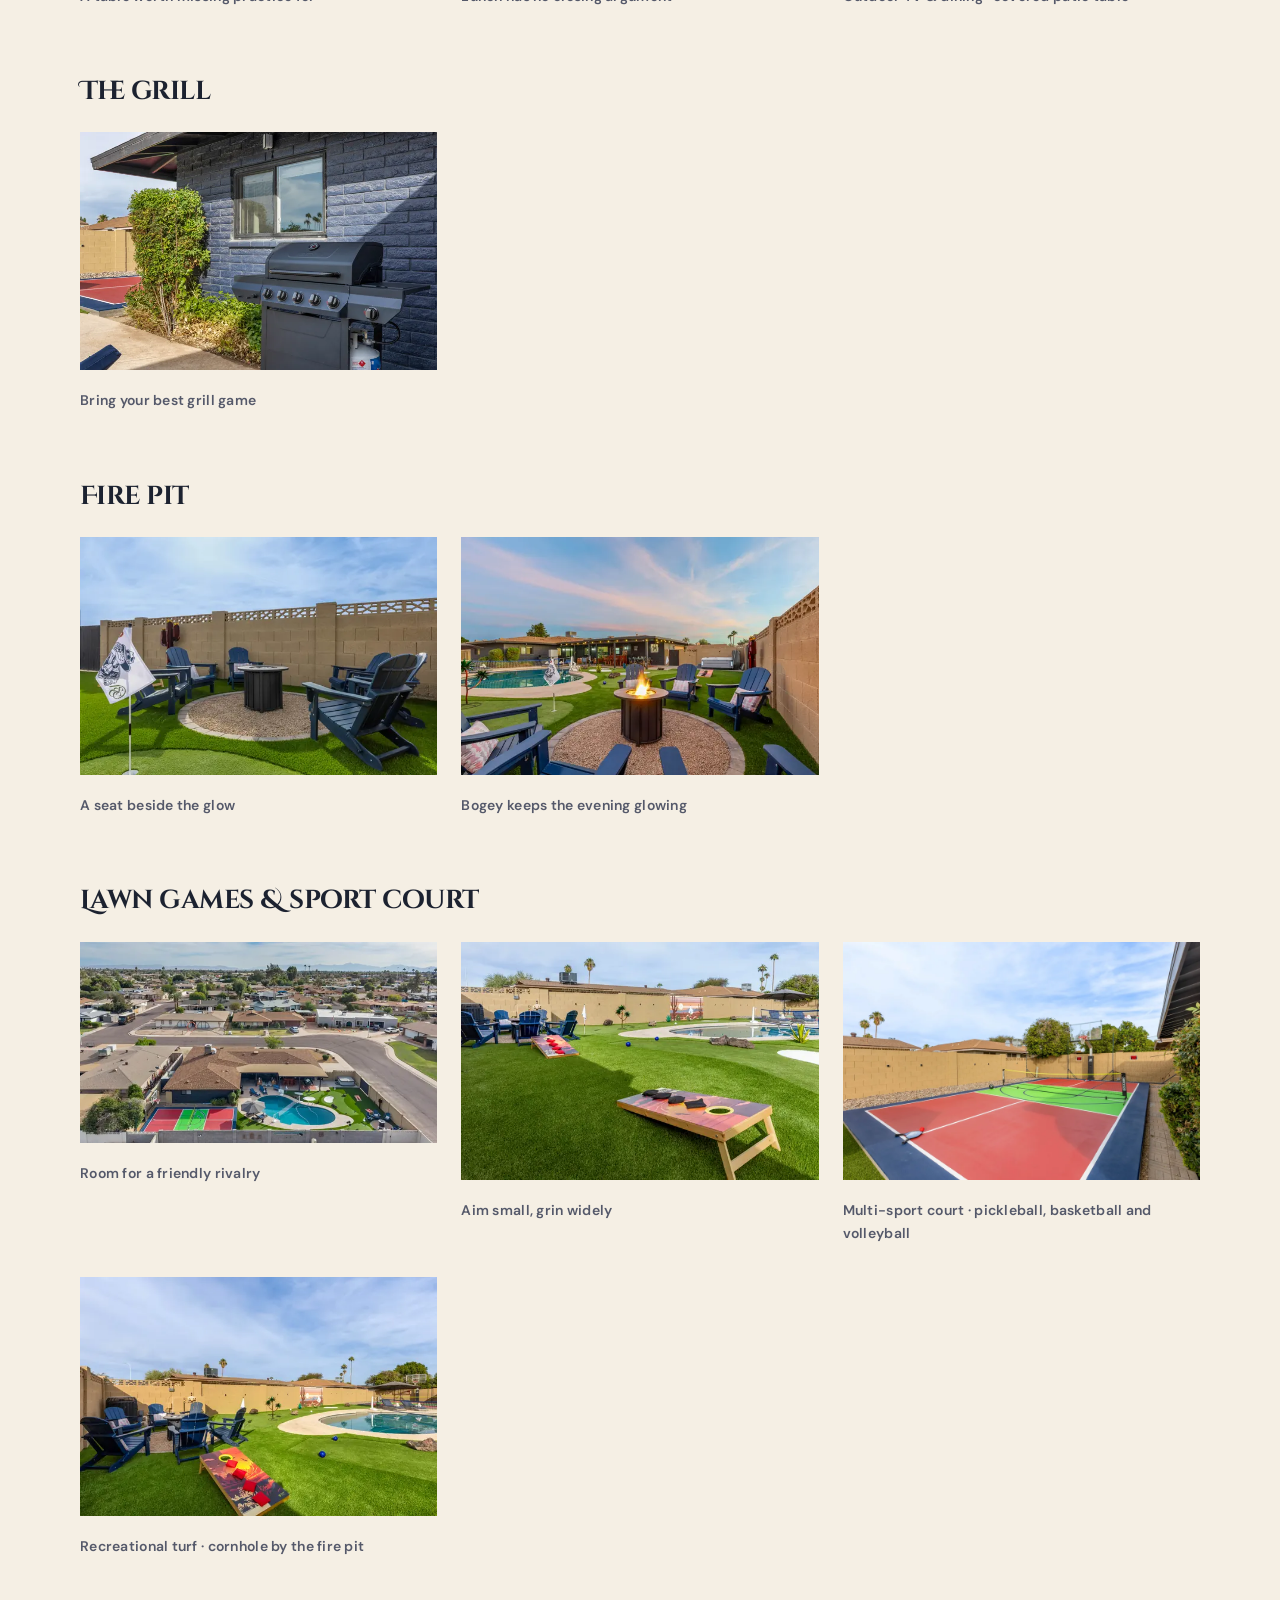
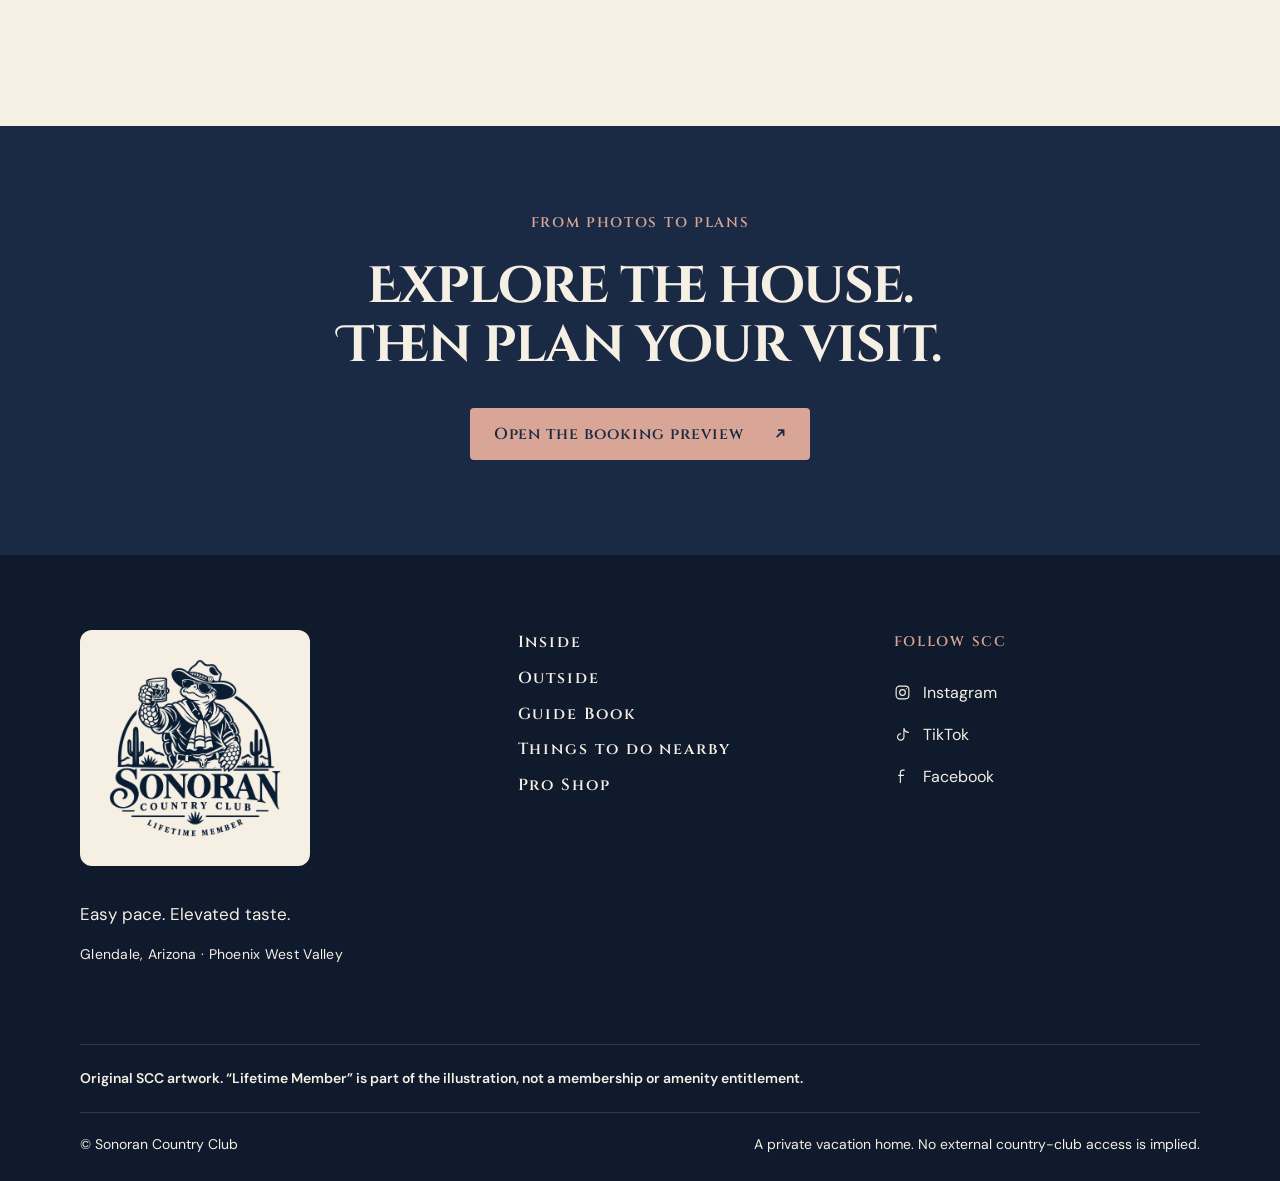
<file: gallery/index.html>
<!DOCTYPE html>

<html lang="en"><head><meta charset="utf-8"/><meta content="width=device-width,initial-scale=1" name="viewport"/><meta content="noindex,nofollow,noarchive" name="robots"/><meta content="#172d38" name="theme-color"/><title>Explore the house | Sonoran Country Club</title><meta content="Explore real Sonoran Country Club property photographs, from the pool and mini golf to the bedrooms and living spaces." name="description"/><link href="https://www.sonorancountryclub.com/gallery/" rel="canonical"/><meta content="website" property="og:type"/><meta content="Explore the house | Sonoran Country Club" property="og:title"/><meta content="Explore real Sonoran Country Club property photographs, from the pool and mini golf to the bedrooms and living spaces." property="og:description"/><meta content="https://www.sonorancountryclub.com/gallery/" property="og:url"/><meta content="https://www.sonorancountryclub.com/assets/photos/pool/twilight-pool-umbrella-loungers-patio.webp" property="og:image"/><meta content="Twilight pool view with umbrella-shaded loungers, a volleyball net and the illuminated covered patio beyond." property="og:image:alt"/><meta content="summary_large_image" name="twitter:card"/><link href="/assets/tokens.css" rel="stylesheet"/><link href="/assets/style.css" rel="stylesheet"/><script type="application/ld+json">{"@context": "https://schema.org", "@type": ["VacationRental", "LodgingBusiness"], "@id": "https://www.sonorancountryclub.com/#property", "name": "Sonoran Country Club", "url": "https://www.sonorancountryclub.com/", "description": "Welcome to Sonoran Country Club, your private backyard clubhouse in Glendale. Play a round on The Fore at Sonoran, our four-hole mini golf course with breaks and sand traps. Cool off in the heated pool, challenge the crew to pickleball, then catch the game on the covered patio at \"Bogey's Oasis.\" After sunset, grab a seat by the fire pit or settle into the 6 person hot tub.", "image": "https://www.sonorancountryclub.com/assets/photos/pool/twilight-pool-umbrella-loungers-patio.webp", "address": {"@type": "PostalAddress", "addressLocality": "Glendale"}, "checkinTime": "16:00", "checkoutTime": "10:00", "petsAllowed": false, "containsPlace": {"@type": "Accommodation", "additionalType": "Entire home", "numberOfBedrooms": 4, "numberOfBathroomsTotal": 2, "occupancy": {"@type": "QuantitativeValue", "value": 12}}, "sameAs": ["https://www.instagram.com/sonorancountryclub/", "https://www.tiktok.com/@sonorancc"]}</script><script defer="" src="/assets/site.js"></script><link href="/assets/brand/favicon.png" rel="icon" type="image/png"/><link href="/assets/readability.css" rel="stylesheet"/><link href="/assets/gallery-tabs.css" rel="stylesheet"/><script defer="" src="/assets/gallery-tabs.js"></script></head><body class="page-gallery"><a class="skip" href="#main">Skip to content</a><header class="site-header"><a aria-label="Sonoran Country Club home" class="brand-lockup" href="/"><img alt="Sonoran Country Club original seal" class="header-monogram" height="58" src="/assets/brand/seal-web.webp" width="63"/><span class="wordmark">Sonoran<span>COUNTRY CLUB</span></span></a><button aria-controls="main-nav" aria-expanded="false" class="menu-toggle">Menu <span aria-hidden="true">☰</span></button><nav aria-label="Main navigation" id="main-nav"><a href="/">Clubhouse</a><a href="/guide/">Guide Book</a><a href="/nearby/">Things to do nearby</a><a href="/shop/">Pro Shop</a><div class="socials"><a aria-label="Sonoran Country Club on Instagram" href="https://www.instagram.com/sonorancountryclub/" rel="noopener noreferrer" target="_blank"><svg aria-hidden="true" viewbox="0 0 24 24"><rect height="18" rx="5" width="18" x="3" y="3"></rect><circle cx="12" cy="12" r="4"></circle><circle class="dot" cx="17.5" cy="6.7" r=".8"></circle></svg><span>Instagram</span></a><a aria-label="Sonoran Country Club on TikTok" href="https://www.tiktok.com/@sonorancc" rel="noopener noreferrer" target="_blank"><svg aria-hidden="true" viewbox="0 0 24 24"><path d="M14 3v12.5a4.5 4.5 0 1 1-4-4.47M14 3c.6 4 3 6 7 6"></path></svg><span>TikTok</span></a><a aria-label="Sonoran Country Club on Facebook" href="https://www.facebook.com/profile.php?id=61595750133913" rel="noopener noreferrer" target="_blank"><svg aria-hidden="true" viewbox="0 0 24 24"><path d="M15 3h-2.5A3.5 3.5 0 0 0 9 6.5V21M6 10.5h8"></path></svg><span>Facebook</span></a></div><a class="button small" href="/book/">Book your stay <span aria-hidden="true"><svg class="arw" aria-hidden="true" focusable="false" viewBox="0 0 16 16" width="0.8em" height="0.8em" style="display:inline-block;vertical-align:-0.05em" fill="none" stroke="currentColor" stroke-width="2.2" stroke-linecap="round" stroke-linejoin="round"><path d="M4 12L12 4M6 4h6v6"/></svg></span></a></nav></header><main id="main"><section class="page-heading gallery-heading"><p class="eyebrow">THE FULL PICTURE</p><h1>Take the<br/>tour</h1><div class="heading-bottom"><p>From the first round to the last light.<br/>Take a look around Sonoran Country Club.</p></div></section><section class="gallery-section section gallery-organized"><div aria-label="Inside or outside photos" class="filter-bar gallery-tabs" role="tablist"><a aria-controls="inside" aria-selected="false" class="filter" data-gallery-tab="inside" href="#inside" id="tab-inside" role="tab">Inside</a><a aria-controls="outside" aria-selected="true" class="filter active" data-gallery-tab="outside" href="#outside" id="tab-outside" role="tab">Outside</a></div><p aria-live="polite" class="fine-print" id="gallery-count">94 photographs</p><div aria-labelledby="tab-outside" class="gallery-panel" id="outside" role="tabpanel" tabindex="0"><section aria-labelledby="group-out-0" class="gallery-photo-group"><h2 id="group-out-0">Exterior & entry</h2><div class="masonry"><figure class="gallery-item" data-room="exterior"><a class="lightbox-trigger" data-caption="An entrance with quiet confidence" data-full="/assets/photos/exterior/navy-brick-front-house-illuminated-entry-dusk.webp" href="/assets/photos/exterior/navy-brick-front-house-illuminated-entry-dusk.webp"><img alt="Navy brick house at dusk with an illuminated front entry, glowing windows and gravel landscaping." height="1333" loading="lazy" src="/assets/photos/exterior/navy-brick-front-house-illuminated-entry-dusk-thumb.webp" width="2000"/></a><figcaption>An entrance with quiet confidence</figcaption></figure>
<figure class="gallery-item" data-room="exterior"><a class="lightbox-trigger" data-caption="Curb appeal, club spirit" data-full="/assets/photos/exterior/navy-brick-house-desert-landscaping-day.webp" href="/assets/photos/exterior/navy-brick-house-desert-landscaping-day.webp"><img alt="Single-story navy brick house with gravel landscaping, clipped shrubs and a tree in daylight." height="1500" loading="lazy" src="/assets/photos/exterior/navy-brick-house-desert-landscaping-day-thumb.webp" width="2000"/></a><figcaption>Curb appeal, club spirit</figcaption></figure>
<figure class="gallery-item" data-room="exterior"><a class="lightbox-trigger" data-caption="Your first step off the clock" data-full="/assets/photos/exterior/sage-green-entry-door-scc-mural-view.webp" href="/assets/photos/exterior/sage-green-entry-door-scc-mural-view.webp"><img alt="Open sage-green front doorway with glass sidelights, showing the SCC mural and indoor putting green." height="1333" loading="lazy" src="/assets/photos/exterior/sage-green-entry-door-scc-mural-view-thumb.webp" width="2000"/></a><figcaption>Your first step off the clock</figcaption></figure>
<figure class="gallery-item" data-fore-source="DJI_20261028151612_0828_D.jpg" data-room="exterior"><a class="lightbox-trigger" data-caption="Bogey’s master plan" data-full="/assets/photos/fore-drive/fore-dji_20261028151612_0828_d-1600.webp" href="/assets/photos/fore-drive/fore-dji_20261028151612_0828_d-1600.webp"><img alt="Straight-down daytime view of the full backyard course around the pool." decoding="async" height="338" loading="lazy" sizes="(max-width:600px) calc((100vw - 64px)/2), (max-width:1000px) 42vw, 28vw" src="/assets/photos/fore-drive/fore-dji_20261028151612_0828_d-600.webp" srcset="/assets/photos/fore-drive/fore-dji_20261028151612_0828_d-600.webp 600w, /assets/photos/fore-drive/fore-dji_20261028151612_0828_d-1600.webp 1600w" width="600"/></a><figcaption>Bogey’s master plan</figcaption></figure>
<figure class="gallery-item" data-fore-source="DJI_20261028173714_0889_D.jpg" data-room="exterior"><a class="lightbox-trigger" data-caption="The sunset gets top billing" data-full="/assets/photos/fore-drive/fore-dji_20261028173714_0889_d-1600.webp" href="/assets/photos/fore-drive/fore-dji_20261028173714_0889_d-1600.webp"><img alt="Sunset aerial with the course, pool and sport court." decoding="async" height="338" loading="lazy" sizes="(max-width:600px) calc((100vw - 64px)/2), (max-width:1000px) 42vw, 28vw" src="/assets/photos/fore-drive/fore-dji_20261028173714_0889_d-600.webp" srcset="/assets/photos/fore-drive/fore-dji_20261028173714_0889_d-600.webp 600w, /assets/photos/fore-drive/fore-dji_20261028173714_0889_d-1600.webp 1600w" width="600"/></a><figcaption>The sunset gets top billing</figcaption></figure>
<figure class="gallery-item" data-fore-source="DJI_20261028173852_0907_D.jpg" data-room="exterior"><a class="lightbox-trigger" data-caption="A corner office, reimagined" data-full="/assets/photos/fore-drive/fore-dji_20261028173852_0907_d-1600.webp" href="/assets/photos/fore-drive/fore-dji_20261028173852_0907_d-1600.webp"><img alt="Wide twilight corner-lot aerial, with the course visible in the yard." decoding="async" height="338" loading="lazy" sizes="(max-width:600px) calc((100vw - 64px)/2), (max-width:1000px) 42vw, 28vw" src="/assets/photos/fore-drive/fore-dji_20261028173852_0907_d-600.webp" srcset="/assets/photos/fore-drive/fore-dji_20261028173852_0907_d-600.webp 600w, /assets/photos/fore-drive/fore-dji_20261028173852_0907_d-1600.webp 1600w" width="600"/></a><figcaption>A corner office, reimagined</figcaption></figure>
<figure class="gallery-item" data-fore-source="DJI_20261028151543_0823_D.jpg" data-room="exterior"><a class="lightbox-trigger" data-caption="The agenda, viewed from above" data-full="/assets/photos/fore-drive/fore-dji_20261028151543_0823_d-1600.webp" href="/assets/photos/fore-drive/fore-dji_20261028151543_0823_d-1600.webp"><img alt="Overhead daytime view of house, pool, court and part of the putting course." decoding="async" height="450" loading="lazy" sizes="(max-width:600px) calc((100vw - 64px)/2), (max-width:1000px) 42vw, 28vw" src="/assets/photos/fore-drive/fore-dji_20261028151543_0823_d-600.webp" srcset="/assets/photos/fore-drive/fore-dji_20261028151543_0823_d-600.webp 600w, /assets/photos/fore-drive/fore-dji_20261028151543_0823_d-1600.webp 1600w" width="600"/></a><figcaption>The agenda, viewed from above</figcaption></figure>
<figure class="gallery-item" data-fore-source="DJI_20261028151926_0861_D.jpg" data-room="exterior"><a class="lightbox-trigger" data-caption="Every corner earns its keep" data-full="/assets/photos/fore-drive/fore-dji_20261028151926_0861_d-1600.webp" href="/assets/photos/fore-drive/fore-dji_20261028151926_0861_d-1600.webp"><img alt="Corner aerial with court, pool and course within the fenced yard." decoding="async" height="338" loading="lazy" sizes="(max-width:600px) calc((100vw - 64px)/2), (max-width:1000px) 42vw, 28vw" src="/assets/photos/fore-drive/fore-dji_20261028151926_0861_d-600.webp" srcset="/assets/photos/fore-drive/fore-dji_20261028151926_0861_d-600.webp 600w, /assets/photos/fore-drive/fore-dji_20261028151926_0861_d-1600.webp 1600w" width="600"/></a><figcaption>Every corner earns its keep</figcaption></figure>
<figure class="gallery-item" data-fore-source="DJI_20261028152007_0866_D.jpg" data-room="exterior"><a class="lightbox-trigger" data-caption="Good company, excellent layout" data-full="/assets/photos/fore-drive/fore-dji_20261028152007_0866_d-1600.webp" href="/assets/photos/fore-drive/fore-dji_20261028152007_0866_d-1600.webp"><img alt="Closer aerial of the pool, course and covered patio." decoding="async" height="338" loading="lazy" sizes="(max-width:600px) calc((100vw - 64px)/2), (max-width:1000px) 42vw, 28vw" src="/assets/photos/fore-drive/fore-dji_20261028152007_0866_d-600.webp" srcset="/assets/photos/fore-drive/fore-dji_20261028152007_0866_d-600.webp 600w, /assets/photos/fore-drive/fore-dji_20261028152007_0866_d-1600.webp 1600w" width="600"/></a><figcaption>Good company, excellent layout</figcaption></figure>
<figure class="gallery-item" data-fore-source="DJI_20261028173833_0902_D.jpg" data-room="exterior"><a class="lightbox-trigger" data-caption="Plenty of room for good intentions" data-full="/assets/photos/fore-drive/fore-dji_20261028173833_0902_d-1600.webp" href="/assets/photos/fore-drive/fore-dji_20261028173833_0902_d-1600.webp"><img alt="Sunset side aerial showing the course and full enclosed backyard." decoding="async" height="338" loading="lazy" sizes="(max-width:600px) calc((100vw - 64px)/2), (max-width:1000px) 42vw, 28vw" src="/assets/photos/fore-drive/fore-dji_20261028173833_0902_d-600.webp" srcset="/assets/photos/fore-drive/fore-dji_20261028173833_0902_d-600.webp 600w, /assets/photos/fore-drive/fore-dji_20261028173833_0902_d-1600.webp 1600w" width="600"/></a><figcaption>Plenty of room for good intentions</figcaption></figure></div></section><section aria-labelledby="group-out-1" class="gallery-photo-group"><h2 id="group-out-1">The Fore</h2><div class="masonry"><figure class="gallery-item" data-fore-source="IMG_1436.jpg" data-room="outdoor-mini-golf" data-tags="the-fore"><a class="lightbox-trigger" data-caption="Opening remarks, one putt" data-full="/assets/photos/fore-drive/fore-img_1436-1600.webp" href="/assets/photos/fore-drive/fore-img_1436-1600.webp"><img alt="Hole one with red tee markers and desert mural." decoding="async" height="400" loading="lazy" sizes="(max-width:600px) calc((100vw - 64px)/2), (max-width:1000px) 42vw, 28vw" src="/assets/photos/fore-drive/fore-img_1436-600.webp" srcset="/assets/photos/fore-drive/fore-img_1436-600.webp 600w, /assets/photos/fore-drive/fore-img_1436-1600.webp 1600w" width="600"/></a><figcaption>Opening remarks, one putt</figcaption></figure>
<figure class="gallery-item" data-fore-source="IMG_1439.jpg" data-room="outdoor-mini-golf" data-tags="the-fore"><a class="lightbox-trigger" data-caption="Flag down a good time" data-full="/assets/photos/fore-drive/fore-img_1439-1600.webp" href="/assets/photos/fore-drive/fore-img_1439-1600.webp"><img alt="Hole-one flag and green in front of the desert mural." decoding="async" height="400" loading="lazy" sizes="(max-width:600px) calc((100vw - 64px)/2), (max-width:1000px) 42vw, 28vw" src="/assets/photos/fore-drive/fore-img_1439-600.webp" srcset="/assets/photos/fore-drive/fore-img_1439-600.webp 600w, /assets/photos/fore-drive/fore-img_1439-1600.webp 1600w" width="600"/></a><figcaption>Flag down a good time</figcaption></figure>
<figure class="gallery-item" data-fore-source="IMG_1444.jpg" data-room="outdoor-mini-golf" data-tags="the-fore"><a class="lightbox-trigger" data-caption="A little palm diplomacy" data-full="/assets/photos/fore-drive/fore-img_1444-1600.webp" href="/assets/photos/fore-drive/fore-img_1444-1600.webp"><img alt="Hole two with white tee markers, rocks and a decorative palm." decoding="async" height="400" loading="lazy" sizes="(max-width:600px) calc((100vw - 64px)/2), (max-width:1000px) 42vw, 28vw" src="/assets/photos/fore-drive/fore-img_1444-600.webp" srcset="/assets/photos/fore-drive/fore-img_1444-600.webp 600w, /assets/photos/fore-drive/fore-img_1444-1600.webp 1600w" width="600"/></a><figcaption>A little palm diplomacy</figcaption></figure>
<figure class="gallery-item" data-fore-source="IMG_1454.jpg" data-room="outdoor-mini-golf" data-tags="the-fore"><a class="lightbox-trigger" data-caption="Blue tees, bold intentions" data-full="/assets/photos/fore-drive/fore-img_1454-1600.webp" href="/assets/photos/fore-drive/fore-img_1454-1600.webp"><img alt="Hole three with blue tee markers and white sand-style insets." decoding="async" height="400" loading="lazy" sizes="(max-width:600px) calc((100vw - 64px)/2), (max-width:1000px) 42vw, 28vw" src="/assets/photos/fore-drive/fore-img_1454-600.webp" srcset="/assets/photos/fore-drive/fore-img_1454-600.webp 600w, /assets/photos/fore-drive/fore-img_1454-1600.webp 1600w" width="600"/></a><figcaption>Blue tees, bold intentions</figcaption></figure>
<figure class="gallery-item" data-fore-source="IMG_1374.jpg" data-room="outdoor-mini-golf" data-tags="the-fore"><a class="lightbox-trigger" data-caption="The scenic route to par" data-full="/assets/photos/fore-drive/fore-img_1374-1600.webp" href="/assets/photos/fore-drive/fore-img_1374-1600.webp"><img alt="Wide course view with blue number-three and black number-four tee markers." decoding="async" height="400" loading="lazy" sizes="(max-width:600px) calc((100vw - 64px)/2), (max-width:1000px) 42vw, 28vw" src="/assets/photos/fore-drive/fore-img_1374-600.webp" srcset="/assets/photos/fore-drive/fore-img_1374-600.webp 600w, /assets/photos/fore-drive/fore-img_1374-1600.webp 1600w" width="600"/></a><figcaption>The scenic route to par</figcaption></figure>
<figure class="gallery-item" data-fore-source="IMG_1389.jpg" data-room="outdoor-mini-golf" data-tags="the-fore"><a class="lightbox-trigger" data-caption="A compelling case for another round" data-full="/assets/photos/fore-drive/fore-img_1389-1600.webp" href="/assets/photos/fore-drive/fore-img_1389-1600.webp"><img alt="Putting-course overview showing greens, sand-style insets and flags." decoding="async" height="400" loading="lazy" sizes="(max-width:600px) calc((100vw - 64px)/2), (max-width:1000px) 42vw, 28vw" src="/assets/photos/fore-drive/fore-img_1389-600.webp" srcset="/assets/photos/fore-drive/fore-img_1389-600.webp 600w, /assets/photos/fore-drive/fore-img_1389-1600.webp 1600w" width="600"/></a><figcaption>A compelling case for another round</figcaption></figure>
<figure class="gallery-item" data-fore-source="IMG_1414.jpg" data-room="outdoor-mini-golf" data-tags="the-fore"><a class="lightbox-trigger" data-caption="Your committee of clubs" data-full="/assets/photos/fore-drive/fore-img_1414-1600.webp" href="/assets/photos/fore-drive/fore-img_1414-1600.webp"><img alt="Putters and balls on turf with a putting green directly behind." decoding="async" height="400" loading="lazy" sizes="(max-width:600px) calc((100vw - 64px)/2), (max-width:1000px) 42vw, 28vw" src="/assets/photos/fore-drive/fore-img_1414-600.webp" srcset="/assets/photos/fore-drive/fore-img_1414-600.webp 600w, /assets/photos/fore-drive/fore-img_1414-1600.webp 1600w" width="600"/></a><figcaption>Your committee of clubs</figcaption></figure>
<figure class="gallery-item" data-fore-source="DJI_20261028151841_0851_D.jpg" data-room="outdoor-mini-golf" data-tags="the-fore"><a class="lightbox-trigger" data-caption="A broader definition of clubhouse" data-full="/assets/photos/fore-drive/fore-dji_20261028151841_0851_d-1600.webp" href="/assets/photos/fore-drive/fore-dji_20261028151841_0851_d-1600.webp"><img alt="Wide daytime aerial with putting greens beside the pool." decoding="async" height="338" loading="lazy" sizes="(max-width:600px) calc((100vw - 64px)/2), (max-width:1000px) 42vw, 28vw" src="/assets/photos/fore-drive/fore-dji_20261028151841_0851_d-600.webp" srcset="/assets/photos/fore-drive/fore-dji_20261028151841_0851_d-600.webp 600w, /assets/photos/fore-drive/fore-dji_20261028151841_0851_d-1600.webp 1600w" width="600"/></a><figcaption>A broader definition of clubhouse</figcaption></figure>
<figure class="gallery-item" data-fore-source="DJI_20261028152026_0873_D.jpg" data-room="outdoor-mini-golf" data-tags="the-fore"><a class="lightbox-trigger" data-caption="Our kind of green space" data-full="/assets/photos/fore-drive/fore-dji_20261028152026_0873_d-1600.webp" href="/assets/photos/fore-drive/fore-dji_20261028152026_0873_d-1600.webp"><img alt="Angled aerial highlighting the putting greens around the pool." decoding="async" height="338" loading="lazy" sizes="(max-width:600px) calc((100vw - 64px)/2), (max-width:1000px) 42vw, 28vw" src="/assets/photos/fore-drive/fore-dji_20261028152026_0873_d-600.webp" srcset="/assets/photos/fore-drive/fore-dji_20261028152026_0873_d-600.webp 600w, /assets/photos/fore-drive/fore-dji_20261028152026_0873_d-1600.webp 1600w" width="600"/></a><figcaption>Our kind of green space</figcaption></figure>
<figure class="gallery-item" data-fore-source="DJI_20261028173753_0894_D.jpg" data-room="outdoor-mini-golf" data-tags="the-fore"><a class="lightbox-trigger" data-caption="The sky takes a bow" data-full="/assets/photos/fore-drive/fore-dji_20261028173753_0894_d-1600.webp" href="/assets/photos/fore-drive/fore-dji_20261028173753_0894_d-1600.webp"><img alt="Sunset aerial showing the putting course around the pool." decoding="async" height="338" loading="lazy" sizes="(max-width:600px) calc((100vw - 64px)/2), (max-width:1000px) 42vw, 28vw" src="/assets/photos/fore-drive/fore-dji_20261028173753_0894_d-600.webp" srcset="/assets/photos/fore-drive/fore-dji_20261028173753_0894_d-600.webp 600w, /assets/photos/fore-drive/fore-dji_20261028173753_0894_d-1600.webp 1600w" width="600"/></a><figcaption>The sky takes a bow</figcaption></figure>
<figure class="gallery-item" data-fore-source="DJI_20261028173821_0897_D.jpg" data-room="outdoor-mini-golf" data-tags="the-fore"><a class="lightbox-trigger" data-caption="The bird’s-eye scorecard" data-full="/assets/photos/fore-drive/fore-dji_20261028173821_0897_d-1600.webp" href="/assets/photos/fore-drive/fore-dji_20261028173821_0897_d-1600.webp"><img alt="Wide sunset aerial of the house and course beside the pool." decoding="async" height="338" loading="lazy" sizes="(max-width:600px) calc((100vw - 64px)/2), (max-width:1000px) 42vw, 28vw" src="/assets/photos/fore-drive/fore-dji_20261028173821_0897_d-600.webp" srcset="/assets/photos/fore-drive/fore-dji_20261028173821_0897_d-600.webp 600w, /assets/photos/fore-drive/fore-dji_20261028173821_0897_d-1600.webp 1600w" width="600"/></a><figcaption>The bird’s-eye scorecard</figcaption></figure>
<figure class="gallery-item" data-fore-source="IMG_1690.jpg" data-room="outdoor-mini-golf" data-tags="the-fore"><a class="lightbox-trigger" data-caption="Our chairman takes the foreground" data-full="/assets/photos/fore-drive/fore-img_1690-1600.webp" href="/assets/photos/fore-drive/fore-img_1690-1600.webp"><img alt="Bogey flag in the foreground with the course and clubhouse at dusk." decoding="async" height="400" loading="lazy" sizes="(max-width:600px) calc((100vw - 64px)/2), (max-width:1000px) 42vw, 28vw" src="/assets/photos/fore-drive/fore-img_1690-600.webp" srcset="/assets/photos/fore-drive/fore-img_1690-600.webp 600w, /assets/photos/fore-drive/fore-img_1690-1600.webp 1600w" width="600"/></a><figcaption>Our chairman takes the foreground</figcaption></figure></div></section><section aria-labelledby="group-out-2" class="gallery-photo-group"><h2 id="group-out-2">Pool & hot tub</h2><div class="masonry"><figure class="gallery-item" data-fore-source="IMG_1314.jpg" data-room="hot-tub"><a class="lightbox-trigger" data-caption="A very warm reception" data-full="/assets/photos/fore-drive/fore-img_1314-1600.webp" href="/assets/photos/fore-drive/fore-img_1314-1600.webp"><img alt="Open hot tub beside the patio, with the course beyond." decoding="async" height="400" loading="lazy" sizes="(max-width:600px) calc((100vw - 64px)/2), (max-width:1000px) 42vw, 28vw" src="/assets/photos/fore-drive/fore-img_1314-600.webp" srcset="/assets/photos/fore-drive/fore-img_1314-600.webp 600w, /assets/photos/fore-drive/fore-img_1314-1600.webp 1600w" width="600"/></a><figcaption>A very warm reception</figcaption></figure>
<figure class="gallery-item" data-fore-source="IMG_1359.jpg" data-room="pool"><a class="lightbox-trigger" data-caption="A convincing argument for swimwear" data-full="/assets/photos/fore-drive/fore-img_1359-1600.webp" href="/assets/photos/fore-drive/fore-img_1359-1600.webp"><img alt="Pool and patio view with putting greens along the far edge." decoding="async" height="400" loading="lazy" sizes="(max-width:600px) calc((100vw - 64px)/2), (max-width:1000px) 42vw, 28vw" src="/assets/photos/fore-drive/fore-img_1359-600.webp" srcset="/assets/photos/fore-drive/fore-img_1359-600.webp 600w, /assets/photos/fore-drive/fore-img_1359-1600.webp 1600w" width="600"/></a><figcaption>A convincing argument for swimwear</figcaption></figure>
<figure class="gallery-item" data-fore-source="IMG_1364.jpg" data-room="pool"><a class="lightbox-trigger" data-caption="Shade makes a persuasive host" data-full="/assets/photos/fore-drive/fore-img_1364-1600.webp" href="/assets/photos/fore-drive/fore-img_1364-1600.webp"><img alt="Pool viewed beneath an umbrella, with course greens beyond." decoding="async" height="400" loading="lazy" sizes="(max-width:600px) calc((100vw - 64px)/2), (max-width:1000px) 42vw, 28vw" src="/assets/photos/fore-drive/fore-img_1364-600.webp" srcset="/assets/photos/fore-drive/fore-img_1364-600.webp 600w, /assets/photos/fore-drive/fore-img_1364-1600.webp 1600w" width="600"/></a><figcaption>Shade makes a persuasive host</figcaption></figure>
<figure class="gallery-item" data-fore-source="IMG_1369.jpg" data-room="pool"><a class="lightbox-trigger" data-caption="Let the afternoon meander" data-full="/assets/photos/fore-drive/fore-img_1369-1600.webp" href="/assets/photos/fore-drive/fore-img_1369-1600.webp"><img alt="Poolside turf with the putting course along the wall." decoding="async" height="400" loading="lazy" sizes="(max-width:600px) calc((100vw - 64px)/2), (max-width:1000px) 42vw, 28vw" src="/assets/photos/fore-drive/fore-img_1369-600.webp" srcset="/assets/photos/fore-drive/fore-img_1369-600.webp 600w, /assets/photos/fore-drive/fore-img_1369-1600.webp 1600w" width="600"/></a><figcaption>Let the afternoon meander</figcaption></figure>
<figure class="gallery-item" data-fore-source="IMG_1469.jpg" data-room="pool"><a class="lightbox-trigger" data-caption="Two chairs, zero urgency" data-full="/assets/photos/fore-drive/fore-img_1469-1600.webp" href="/assets/photos/fore-drive/fore-img_1469-1600.webp"><img alt="Blue pool loungers beneath an umbrella, with a putting-green edge visible." decoding="async" height="400" loading="lazy" sizes="(max-width:600px) calc((100vw - 64px)/2), (max-width:1000px) 42vw, 28vw" src="/assets/photos/fore-drive/fore-img_1469-600.webp" srcset="/assets/photos/fore-drive/fore-img_1469-600.webp 600w, /assets/photos/fore-drive/fore-img_1469-1600.webp 1600w" width="600"/></a><figcaption>Two chairs, zero urgency</figcaption></figure>
<figure class="gallery-item" data-fore-source="IMG_1674.jpg" data-room="pool"><a class="lightbox-trigger" data-caption="One more lap around golden hour" data-full="/assets/photos/fore-drive/fore-img_1674-1600.webp" href="/assets/photos/fore-drive/fore-img_1674-1600.webp"><img alt="Twilight pool view with putting greens and flags alongside." decoding="async" height="400" loading="lazy" sizes="(max-width:600px) calc((100vw - 64px)/2), (max-width:1000px) 42vw, 28vw" src="/assets/photos/fore-drive/fore-img_1674-600.webp" srcset="/assets/photos/fore-drive/fore-img_1674-600.webp 600w, /assets/photos/fore-drive/fore-img_1674-1600.webp 1600w" width="600"/></a><figcaption>One more lap around golden hour</figcaption></figure>
<figure class="gallery-item" data-fore-source="IMG_1692.jpg" data-room="pool"><a class="lightbox-trigger" data-caption="Stay for the encore" data-full="/assets/photos/fore-drive/fore-img_1692-1600.webp" href="/assets/photos/fore-drive/fore-img_1692-1600.webp"><img alt="Twilight pool framed by course greens, flags and patio lights." decoding="async" height="400" loading="lazy" sizes="(max-width:600px) calc((100vw - 64px)/2), (max-width:1000px) 42vw, 28vw" src="/assets/photos/fore-drive/fore-img_1692-600.webp" srcset="/assets/photos/fore-drive/fore-img_1692-600.webp 600w, /assets/photos/fore-drive/fore-img_1692-1600.webp 1600w" width="600"/></a><figcaption>Stay for the encore</figcaption></figure>
<figure class="gallery-item" data-fore-source="IMG_1717.jpg" data-room="pool"><a class="lightbox-trigger" data-caption="After-dark looks good on us" data-full="/assets/photos/fore-drive/fore-img_1717-1600.webp" href="/assets/photos/fore-drive/fore-img_1717-1600.webp"><img alt="Nightfall pool view with lit patio and putting course along the edge." decoding="async" height="400" loading="lazy" sizes="(max-width:600px) calc((100vw - 64px)/2), (max-width:1000px) 42vw, 28vw" src="/assets/photos/fore-drive/fore-img_1717-600.webp" srcset="/assets/photos/fore-drive/fore-img_1717-600.webp 600w, /assets/photos/fore-drive/fore-img_1717-1600.webp 1600w" width="600"/></a><figcaption>After-dark looks good on us</figcaption></figure>
<figure class="gallery-item" data-fore-source="IMG_1309.jpg" data-room="hot-tub"><a class="lightbox-trigger" data-caption="Trade your scorecard for a soak" data-full="/assets/photos/fore-drive/fore-img_1309-1600.webp" href="/assets/photos/fore-drive/fore-img_1309-1600.webp"><img alt="Hot tub and patio, with putting greens visible in the background." decoding="async" height="400" loading="lazy" sizes="(max-width:600px) calc((100vw - 64px)/2), (max-width:1000px) 42vw, 28vw" src="/assets/photos/fore-drive/fore-img_1309-600.webp" srcset="/assets/photos/fore-drive/fore-img_1309-600.webp 600w, /assets/photos/fore-drive/fore-img_1309-1600.webp 1600w" width="600"/></a><figcaption>Trade your scorecard for a soak</figcaption></figure>
<figure class="gallery-item" data-fore-source="IMG_1349.jpg" data-room="pool"><a class="lightbox-trigger" data-caption="Your next meeting is horizontal" data-full="/assets/photos/fore-drive/fore-img_1349-1600.webp" href="/assets/photos/fore-drive/fore-img_1349-1600.webp"><img alt="Pool and loungers, with the putting course beyond." decoding="async" height="400" loading="lazy" sizes="(max-width:600px) calc((100vw - 64px)/2), (max-width:1000px) 42vw, 28vw" src="/assets/photos/fore-drive/fore-img_1349-600.webp" srcset="/assets/photos/fore-drive/fore-img_1349-600.webp 600w, /assets/photos/fore-drive/fore-img_1349-1600.webp 1600w" width="600"/></a><figcaption>Your next meeting is horizontal</figcaption></figure>
<figure class="gallery-item" data-fore-source="IMG_1354.jpg" data-room="pool"><a class="lightbox-trigger" data-caption="A splash of competitive spirit" data-full="/assets/photos/fore-drive/fore-img_1354-1600.webp" href="/assets/photos/fore-drive/fore-img_1354-1600.webp"><img alt="Pool games and blue loungers, with course greens in the background." decoding="async" height="400" loading="lazy" sizes="(max-width:600px) calc((100vw - 64px)/2), (max-width:1000px) 42vw, 28vw" src="/assets/photos/fore-drive/fore-img_1354-600.webp" srcset="/assets/photos/fore-drive/fore-img_1354-600.webp 600w, /assets/photos/fore-drive/fore-img_1354-1600.webp 1600w" width="600"/></a><figcaption>A splash of competitive spirit</figcaption></figure>
<figure class="gallery-item" data-fore-source="IMG_1664.jpg" data-room="pool"><a class="lightbox-trigger" data-caption="Reflections deserve a second look" data-full="/assets/photos/fore-drive/fore-img_1664-1600.webp" href="/assets/photos/fore-drive/fore-img_1664-1600.webp"><img alt="Sunset reflected in the pool with course greens along its edge." decoding="async" height="400" loading="lazy" sizes="(max-width:600px) calc((100vw - 64px)/2), (max-width:1000px) 42vw, 28vw" src="/assets/photos/fore-drive/fore-img_1664-600.webp" srcset="/assets/photos/fore-drive/fore-img_1664-600.webp 600w, /assets/photos/fore-drive/fore-img_1664-1600.webp 1600w" width="600"/></a><figcaption>Reflections deserve a second look</figcaption></figure>
<figure class="gallery-item" data-fore-source="IMG_1669.jpg" data-room="pool"><a class="lightbox-trigger" data-caption="The evening makes its entrance" data-full="/assets/photos/fore-drive/fore-img_1669-1600.webp" href="/assets/photos/fore-drive/fore-img_1669-1600.webp"><img alt="Twilight pool and patio with putting greens around the lawn." decoding="async" height="400" loading="lazy" sizes="(max-width:600px) calc((100vw - 64px)/2), (max-width:1000px) 42vw, 28vw" src="/assets/photos/fore-drive/fore-img_1669-600.webp" srcset="/assets/photos/fore-drive/fore-img_1669-600.webp 600w, /assets/photos/fore-drive/fore-img_1669-1600.webp 1600w" width="600"/></a><figcaption>The evening makes its entrance</figcaption></figure>
<figure class="gallery-item" data-fore-source="IMG_1715.jpg" data-room="pool"><a class="lightbox-trigger" data-caption="Pool lights, main character" data-full="/assets/photos/fore-drive/fore-img_1715-1600.webp" href="/assets/photos/fore-drive/fore-img_1715-1600.webp"><img alt="Illuminated pool at dusk with course greens beyond the loungers." decoding="async" height="400" loading="lazy" sizes="(max-width:600px) calc((100vw - 64px)/2), (max-width:1000px) 42vw, 28vw" src="/assets/photos/fore-drive/fore-img_1715-600.webp" srcset="/assets/photos/fore-drive/fore-img_1715-600.webp 600w, /assets/photos/fore-drive/fore-img_1715-1600.webp 1600w" width="600"/></a><figcaption>Pool lights, main character</figcaption></figure>
<figure class="gallery-item" data-room="hot-tub"><a class="lightbox-trigger" data-caption="A soak above your handicap" data-full="/assets/photos/hot-tub/open-hot-tub-pink-twilight-sky.webp" href="/assets/photos/hot-tub/open-hot-tub-pink-twilight-sky.webp"><img alt="Open outdoor hot tub with its cover raised against a block wall beneath a pink twilight sky." height="1333" loading="lazy" src="/assets/photos/hot-tub/open-hot-tub-pink-twilight-sky-thumb.webp" width="2000"/></a><figcaption>A soak above your handicap</figcaption></figure>
<figure class="gallery-item" data-room="hot-tub"><a class="lightbox-trigger" data-caption="Blue is the new off-duty" data-full="/assets/photos/hot-tub/blue-lit-hot-tub-patio-dining-night.webp" href="/assets/photos/hot-tub/blue-lit-hot-tub-patio-dining-night.webp"><img alt="Blue-lit outdoor hot tub beside a covered dining patio with a television, string lights and glowing wall sconces at night." height="1333" loading="lazy" src="/assets/photos/hot-tub/blue-lit-hot-tub-patio-dining-night-thumb.webp" width="2000"/></a><figcaption>Blue is the new off-duty</figcaption></figure></div></section><section aria-labelledby="group-out-3" class="gallery-photo-group"><h2 id="group-out-3">Patio lounge & bar</h2><div class="masonry"><figure class="gallery-item" data-fore-source="IMG_1394.jpg" data-room="patio-lounge"><a class="lightbox-trigger" data-caption="Front-row seats to doing less" data-full="/assets/photos/fore-drive/fore-img_1394-1600.webp" href="/assets/photos/fore-drive/fore-img_1394-1600.webp"><img alt="Patio lounge looking out toward the pool and course." decoding="async" height="400" loading="lazy" sizes="(max-width:600px) calc((100vw - 64px)/2), (max-width:1000px) 42vw, 28vw" src="/assets/photos/fore-drive/fore-img_1394-600.webp" srcset="/assets/photos/fore-drive/fore-img_1394-600.webp 600w, /assets/photos/fore-drive/fore-img_1394-1600.webp 1600w" width="600"/></a><figcaption>Front-row seats to doing less</figcaption></figure>
<figure class="gallery-item" data-fore-source="IMG_1409.jpg" data-room="patio-bar"><a class="lightbox-trigger" data-caption="The 19th hole has perspective" data-full="/assets/photos/fore-drive/fore-img_1409-1600.webp" href="/assets/photos/fore-drive/fore-img_1409-1600.webp"><img alt="View through the outdoor bar toward the pool and course beyond." decoding="async" height="400" loading="lazy" sizes="(max-width:600px) calc((100vw - 64px)/2), (max-width:1000px) 42vw, 28vw" src="/assets/photos/fore-drive/fore-img_1409-600.webp" srcset="/assets/photos/fore-drive/fore-img_1409-600.webp 600w, /assets/photos/fore-drive/fore-img_1409-1600.webp 1600w" width="600"/></a><figcaption>The 19th hole has perspective</figcaption></figure>
<figure class="gallery-item" data-room="patio-bar"><a class="lightbox-trigger" data-caption="Cactus seating, smooth conversation" data-full="/assets/photos/patio-bar/wood-patio-bar-cactus-back-stools.webp" href="/assets/photos/patio-bar/wood-patio-bar-cactus-back-stools.webp"><img alt="Wood outdoor bar with cactus-shaped chair backs against a dark brick wall under the covered patio." height="1333" loading="lazy" src="/assets/photos/patio-bar/wood-patio-bar-cactus-back-stools-thumb.webp" width="2000"/></a><figcaption>Cactus seating, smooth conversation</figcaption></figure>
<figure class="gallery-item" data-room="patio-lounge" id="patio-lounge"><a class="lightbox-trigger" data-caption="Patio lounge · covered seating" data-full="/assets/photos/patio/patio-speakers-lounge-eric.webp" href="/assets/photos/patio/patio-speakers-lounge-eric.webp"><img alt="Covered patio lounge with cushioned wood seating and a green rug under the patio." decoding="async" height="1200" loading="lazy" src="/assets/photos/patio/patio-speakers-lounge-eric-900.webp" width="1800"/></a><figcaption>Patio lounge · covered seating</figcaption></figure></div></section><section aria-labelledby="group-out-4" class="gallery-photo-group"><h2 id="group-out-4">Outdoor dining</h2><div class="masonry"><figure class="gallery-item" data-fore-source="IMG_1324.jpg" data-room="patio-dining"><a class="lightbox-trigger" data-caption="A table worth missing practice for" data-full="/assets/photos/fore-drive/fore-img_1324-1600.webp" href="/assets/photos/fore-drive/fore-img_1324-1600.webp"><img alt="Covered outdoor dining table overlooking the pool and course." decoding="async" height="400" loading="lazy" sizes="(max-width:600px) calc((100vw - 64px)/2), (max-width:1000px) 42vw, 28vw" src="/assets/photos/fore-drive/fore-img_1324-600.webp" srcset="/assets/photos/fore-drive/fore-img_1324-600.webp 600w, /assets/photos/fore-drive/fore-img_1324-1600.webp 1600w" width="600"/></a><figcaption>A table worth missing practice for</figcaption></figure>
<figure class="gallery-item" data-fore-source="IMG_1459.jpg" data-room="patio-dining"><a class="lightbox-trigger" data-caption="Lunch has no closing argument" data-full="/assets/photos/fore-drive/fore-img_1459-1600.webp" href="/assets/photos/fore-drive/fore-img_1459-1600.webp"><img alt="Outdoor table and bar overlooking the pool and course." decoding="async" height="400" loading="lazy" sizes="(max-width:600px) calc((100vw - 64px)/2), (max-width:1000px) 42vw, 28vw" src="/assets/photos/fore-drive/fore-img_1459-600.webp" srcset="/assets/photos/fore-drive/fore-img_1459-600.webp 600w, /assets/photos/fore-drive/fore-img_1459-1600.webp 1600w" width="600"/></a><figcaption>Lunch has no closing argument</figcaption></figure>
<figure class="gallery-item" data-room="patio-dining" id="patio-dining"><a class="lightbox-trigger" data-caption="Outdoor TV &amp; dining · covered patio table" data-full="/assets/photos/patio/outdoor-tv-dining-eric.webp" href="/assets/photos/patio/outdoor-tv-dining-eric.webp"><img alt="Covered patio dining table with blue chairs, a wall-mounted TV, seating and the backyard beyond." decoding="async" height="1200" loading="lazy" src="/assets/photos/patio/outdoor-tv-dining-eric-900.webp" width="1800"/></a><figcaption>Outdoor TV &amp; dining · covered patio table</figcaption></figure></div></section><section aria-labelledby="group-out-5" class="gallery-photo-group"><h2 id="group-out-5">The grill</h2><div class="masonry"><figure class="gallery-item" data-room="grill"><a class="lightbox-trigger" data-caption="Bring your best grill game" data-full="/assets/photos/grill/outdoor-gas-grill-navy-brick-wall.webp" href="/assets/photos/grill/outdoor-gas-grill-navy-brick-wall.webp"><img alt="Gas grill with side shelves beside the navy brick house, with part of a painted sport court visible beyond." height="1333" loading="lazy" src="/assets/photos/grill/outdoor-gas-grill-navy-brick-wall-thumb.webp" width="2000"/></a><figcaption>Bring your best grill game</figcaption></figure></div></section><section aria-labelledby="group-out-6" class="gallery-photo-group"><h2 id="group-out-6">Fire pit</h2><div class="masonry"><figure class="gallery-item" data-fore-source="IMG_1452.jpg" data-room="fire-pit"><a class="lightbox-trigger" data-caption="A seat beside the glow" data-full="/assets/photos/fore-drive/fore-img_1452-1600.webp" href="/assets/photos/fore-drive/fore-img_1452-1600.webp"><img alt="Fire pit and club flag, with putting greens in the background." decoding="async" height="400" loading="lazy" sizes="(max-width:600px) calc((100vw - 64px)/2), (max-width:1000px) 42vw, 28vw" src="/assets/photos/fore-drive/fore-img_1452-600.webp" srcset="/assets/photos/fore-drive/fore-img_1452-600.webp 600w, /assets/photos/fore-drive/fore-img_1452-1600.webp 1600w" width="600"/></a><figcaption>A seat beside the glow</figcaption></figure>
<figure class="gallery-item" data-fore-source="IMG_1685.jpg" data-room="fire-pit"><a class="lightbox-trigger" data-caption="Bogey keeps the evening glowing" data-full="/assets/photos/fore-drive/fore-img_1685-1600.webp" href="/assets/photos/fore-drive/fore-img_1685-1600.webp"><img alt="Fire pit and Bogey flag at dusk, with course greens beyond." decoding="async" height="400" loading="lazy" sizes="(max-width:600px) calc((100vw - 64px)/2), (max-width:1000px) 42vw, 28vw" src="/assets/photos/fore-drive/fore-img_1685-600.webp" srcset="/assets/photos/fore-drive/fore-img_1685-600.webp 600w, /assets/photos/fore-drive/fore-img_1685-1600.webp 1600w" width="600"/></a><figcaption>Bogey keeps the evening glowing</figcaption></figure></div></section><section aria-labelledby="group-out-7" class="gallery-photo-group" id="sport-court"><h2 id="group-out-7">Lawn games & sport court</h2><div class="masonry"><figure class="gallery-item" data-fore-source="DJI_20261028151903_0856_D.jpg" data-room="sport-court"><a class="lightbox-trigger" data-caption="Room for a friendly rivalry" data-full="/assets/photos/fore-drive/fore-dji_20261028151903_0856_d-1600.webp" href="/assets/photos/fore-drive/fore-dji_20261028151903_0856_d-1600.webp"><img alt="Daytime aerial looking across the court, pool and putting greens." decoding="async" height="338" loading="lazy" sizes="(max-width:600px) calc((100vw - 64px)/2), (max-width:1000px) 42vw, 28vw" src="/assets/photos/fore-drive/fore-dji_20261028151903_0856_d-600.webp" srcset="/assets/photos/fore-drive/fore-dji_20261028151903_0856_d-600.webp 600w, /assets/photos/fore-drive/fore-dji_20261028151903_0856_d-1600.webp 1600w" width="600"/></a><figcaption>Room for a friendly rivalry</figcaption></figure>
<figure class="gallery-item" data-fore-source="IMG_1386.jpg" data-room="outdoor-games"><a class="lightbox-trigger" data-caption="Aim small, grin widely" data-full="/assets/photos/fore-drive/fore-img_1386-1600.webp" href="/assets/photos/fore-drive/fore-img_1386-1600.webp"><img alt="Cornhole on turf beside the pool, with putting greens beyond." decoding="async" height="400" loading="lazy" sizes="(max-width:600px) calc((100vw - 64px)/2), (max-width:1000px) 42vw, 28vw" src="/assets/photos/fore-drive/fore-img_1386-600.webp" srcset="/assets/photos/fore-drive/fore-img_1386-600.webp 600w, /assets/photos/fore-drive/fore-img_1386-1600.webp 1600w" width="600"/></a><figcaption>Aim small, grin widely</figcaption></figure>
<figure class="gallery-item" data-room="sport-court"><a class="lightbox-trigger" data-caption="Multi-sport court · pickleball, basketball and volleyball" data-full="/assets/photos/court/multi-sport-court-eric.webp" href="/assets/photos/court/multi-sport-court-eric.webp"><img alt="Red and green outdoor multi-sport court with an adjustable net and a basketball hoop." decoding="async" height="1200" loading="lazy" src="/assets/photos/court/multi-sport-court-eric-900.webp" width="1800"/></a><figcaption>Multi-sport court · pickleball, basketball and volleyball</figcaption></figure>
<figure class="gallery-item" data-fore-source="IMG_1381.jpg" data-room="outdoor-games"><a class="lightbox-trigger" data-caption="Recreational turf · cornhole by the fire pit" data-full="/assets/photos/fore-drive/fore-img_1381-1600.webp" href="/assets/photos/fore-drive/fore-img_1381-1600.webp"><img alt="Cornhole and fire-pit seating, with course greens in the background." decoding="async" height="400" loading="lazy" sizes="(max-width:600px) calc((100vw - 64px)/2), (max-width:1000px) 42vw, 28vw" src="/assets/photos/fore-drive/fore-img_1381-600.webp" srcset="/assets/photos/fore-drive/fore-img_1381-600.webp 600w, /assets/photos/fore-drive/fore-img_1381-1600.webp 1600w" width="600"/></a><figcaption>Recreational turf · cornhole by the fire pit</figcaption></figure></div></section></div><div aria-labelledby="tab-inside" class="gallery-panel" id="inside" role="tabpanel" tabindex="0"><section aria-labelledby="group-in-0" class="gallery-photo-group"><h2 id="group-in-0">Living</h2><div class="masonry"><figure class="gallery-item" data-room="futon"><a class="lightbox-trigger" data-caption="The living-room futon · olive cushions" data-full="/assets/photos/living-room/futon-olive-closeup.webp" href="/assets/photos/living-room/futon-olive-closeup.webp"><img alt="Olive-gray futon with olive and navy chevron pillows against a blue wall in the living room." height="1200" loading="lazy" src="/assets/photos/living-room/futon-olive-closeup-thumb.webp" width="1320"/></a><figcaption>The living-room futon · olive cushions</figcaption></figure>
<figure class="gallery-item" data-room="living-room"><a class="lightbox-trigger" data-caption="The sofa wins this round" data-full="/assets/photos/living-room/navy-living-room-green-armchairs-golf-wall.webp" href="/assets/photos/living-room/navy-living-room-green-armchairs-golf-wall.webp"><img alt="Living room with green armchairs, two sofas, a game on the coffee table and crossed golf clubs on a wood-slat wall." height="1333" loading="lazy" src="/assets/photos/living-room/navy-living-room-green-armchairs-golf-wall-thumb.webp" width="2000"/></a><figcaption>The sofa wins this round</figcaption></figure>
<figure class="gallery-item" data-room="living-room"><a class="lightbox-trigger" data-caption="Property empires, actual downtime" data-full="/assets/photos/living-room/black-sofa-monopoly-crossed-golf-clubs.webp" href="/assets/photos/living-room/black-sofa-monopoly-crossed-golf-clubs.webp"><img alt="Black sofa behind a coffee table set with Monopoly, beneath crossed golf clubs on wood slats." height="1333" loading="lazy" src="/assets/photos/living-room/black-sofa-monopoly-crossed-golf-clubs-thumb.webp" width="2000"/></a><figcaption>Property empires, actual downtime</figcaption></figure>
<figure class="gallery-item" data-room="living-room"><a class="lightbox-trigger" data-caption="Good seats need no introduction" data-full="/assets/photos/living-room/living-room-sofas-green-chairs-desert-art.webp" href="/assets/photos/living-room/living-room-sofas-green-chairs-desert-art.webp"><img alt="Wide view of a navy living room with green chairs, black and gray sofas, desert art and tall windows." height="1333" loading="lazy" src="/assets/photos/living-room/living-room-sofas-green-chairs-desert-art-thumb.webp" width="2000"/></a><figcaption>Good seats need no introduction</figcaption></figure>
<figure class="gallery-item" data-room="living-room"><a class="lightbox-trigger" data-caption="Consider this your welcome speech" data-full="/assets/photos/living-room/welcome-to-the-club-banner-lounge-doorway.webp" href="/assets/photos/living-room/welcome-to-the-club-banner-lounge-doorway.webp"><img alt="Welcome to the Club golf banner on a doorway beside the navy living room and crossed-club wall display." height="1333" loading="lazy" src="/assets/photos/living-room/welcome-to-the-club-banner-lounge-doorway-thumb.webp" width="2000"/></a><figcaption>Consider this your welcome speech</figcaption></figure></div></section><section aria-labelledby="group-in-1" class="gallery-photo-group"><h2 id="group-in-1">Dining</h2><div class="masonry"><figure class="gallery-item" data-room="dining"><a class="lightbox-trigger" data-caption="Your morning, properly seated" data-full="/assets/photos/dining/breakfast-table-place-settings-pool-view.webp" href="/assets/photos/dining/breakfast-table-place-settings-pool-view.webp"><img alt="Dark breakfast table set with bowls and plates in front of a large window overlooking the pool." height="1334" loading="lazy" src="/assets/photos/dining/breakfast-table-place-settings-pool-view-thumb.webp" width="2000"/></a><figcaption>Your morning, properly seated</figcaption></figure>
<figure class="gallery-item" data-room="dining"><a class="lightbox-trigger" data-caption="The table has the floor" data-full="/assets/photos/dining/wood-dining-table-green-wallpaper-board-games.webp" href="/assets/photos/dining/wood-dining-table-green-wallpaper-board-games.webp"><img alt="Wood dining table with dark chairs, green patterned wallpaper and board games on a console." height="1333" loading="lazy" src="/assets/photos/dining/wood-dining-table-green-wallpaper-board-games-thumb.webp" width="2000"/></a><figcaption>The table has the floor</figcaption></figure>
<figure class="gallery-item" data-room="dining"><a class="lightbox-trigger" data-caption="Coffee is within lobbying distance" data-full="/assets/photos/dining/dining-table-coffee-station-kitchen-view.webp" href="/assets/photos/dining/dining-table-coffee-station-kitchen-view.webp"><img alt="Long wood dining table facing a coffee station, with the kitchen and living room beyond." height="1333" loading="lazy" src="/assets/photos/dining/dining-table-coffee-station-kitchen-view-thumb.webp" width="2000"/></a><figcaption>Coffee is within lobbying distance</figcaption></figure>
<figure class="gallery-item" data-room="dining"><a class="lightbox-trigger" data-caption="Dinner gets a desert backdrop" data-full="/assets/photos/dining/dining-room-desert-art-patio-doors.webp" href="/assets/photos/dining/dining-room-desert-art-patio-doors.webp"><img alt="Dining table beneath a glass pendant light, with desert artwork and sliding patio doors." height="1333" loading="lazy" src="/assets/photos/dining/dining-room-desert-art-patio-doors-thumb.webp" width="2000"/></a><figcaption>Dinner gets a desert backdrop</figcaption></figure></div></section><section aria-labelledby="group-in-2" class="gallery-photo-group"><h2 id="group-in-2">Kitchen</h2><div class="masonry"><figure class="gallery-item" data-room="kitchen"><a class="lightbox-trigger" data-caption="A strong opening round" data-full="/assets/photos/kitchen/coffee-station-brewers-blue-tile-kitchen.webp" href="/assets/photos/kitchen/coffee-station-brewers-blue-tile-kitchen.webp"><img alt="Coffee station with drip and pod brewers beside wood kitchen cabinets and a blue tile backsplash." height="1333" loading="lazy" src="/assets/photos/kitchen/coffee-station-brewers-blue-tile-kitchen-thumb.webp" width="2000"/></a><figcaption>A strong opening round</figcaption></figure>
<figure class="gallery-item" data-room="kitchen"><a class="lightbox-trigger" data-caption="Even the dishes get a view" data-full="/assets/photos/kitchen/kitchen-sink-blue-tile-pool-view.webp" href="/assets/photos/kitchen/kitchen-sink-blue-tile-pool-view.webp"><img alt="Kitchen sink and black faucet framed by blue herringbone tile, overlooking the pool and grill." height="1333" loading="lazy" src="/assets/photos/kitchen/kitchen-sink-blue-tile-pool-view-thumb.webp" width="2000"/></a><figcaption>Even the dishes get a view</figcaption></figure>
<figure class="gallery-item" data-room="kitchen"><a class="lightbox-trigger" data-caption="Room for the whole crew to cook" data-full="/assets/photos/kitchen/kitchen-galley-wood-cabinets-stainless-fridge.webp" href="/assets/photos/kitchen/kitchen-galley-wood-cabinets-stainless-fridge.webp"><img alt="Kitchen with wood cabinets, white counters, blue tile, a gas range and a stainless refrigerator, looking toward the dining area." height="1333" loading="lazy" src="/assets/photos/kitchen/kitchen-galley-wood-cabinets-stainless-fridge-thumb.webp" width="2000"/></a><figcaption>Room for the whole crew to cook</figcaption></figure>
<figure class="gallery-item" data-room="kitchen"><a class="lightbox-trigger" data-caption="A gas range ready for the clubhouse cook" data-full="/assets/photos/kitchen/kitchen-gas-range-blue-herringbone-tile.webp" href="/assets/photos/kitchen/kitchen-gas-range-blue-herringbone-tile.webp"><img alt="Gas range and microwave set between wood cabinets with a blue herringbone tile backsplash." height="1333" loading="lazy" src="/assets/photos/kitchen/kitchen-gas-range-blue-herringbone-tile-thumb.webp" width="2000"/></a><figcaption>A gas range ready for the clubhouse cook</figcaption></figure>
<figure class="gallery-item" data-room="kitchen"><a class="lightbox-trigger" data-caption="Plenty of counter for game-day spreads" data-full="/assets/photos/kitchen/kitchen-sink-dishwasher-counter-run.webp" href="/assets/photos/kitchen/kitchen-sink-dishwasher-counter-run.webp"><img alt="Kitchen counter with a sink, dishwasher and gas range under wood cabinets, with the hallway beyond." height="1333" loading="lazy" src="/assets/photos/kitchen/kitchen-sink-dishwasher-counter-run-thumb.webp" width="2000"/></a><figcaption>Plenty of counter for game-day spreads</figcaption></figure>
<figure class="gallery-item" data-room="kitchen"><a class="lightbox-trigger" data-caption="Breakfast with a view of the pool" data-full="/assets/photos/kitchen/kitchen-breakfast-table-pool-view.webp" href="/assets/photos/kitchen/kitchen-breakfast-table-pool-view.webp"><img alt="Round breakfast table set for six by the kitchen, with a window onto the pool and patio." height="1333" loading="lazy" src="/assets/photos/kitchen/kitchen-breakfast-table-pool-view-thumb.webp" width="2000"/></a><figcaption>Breakfast with a view of the pool</figcaption></figure></div></section><section aria-labelledby="group-in-3" class="gallery-photo-group"><h2 id="group-in-3">Indoor mini golf & mural</h2><div class="masonry"><figure class="gallery-item" data-room="indoor-mini-golf"><a class="lightbox-trigger" data-caption="Bogey prefers an inside line" data-full="/assets/photos/indoor-mini-golf/indoor-putting-green-sonoran-country-club-mural.webp" href="/assets/photos/indoor-mini-golf/indoor-putting-green-sonoran-country-club-mural.webp"><img alt="Indoor putting green with three flags beneath a Sonoran Country Club desert mural featuring a turtle golfer." height="1333" loading="lazy" src="/assets/photos/indoor-mini-golf/indoor-putting-green-sonoran-country-club-mural-thumb.webp" width="2000"/></a><figcaption>Bogey prefers an inside line</figcaption></figure>
<figure class="gallery-item" data-room="indoor-mini-golf"><a class="lightbox-trigger" data-caption="The forecast is indoor golf" data-full="/assets/photos/indoor-mini-golf/desert-mural-indoor-mini-golf-dining-doorway.webp" href="/assets/photos/indoor-mini-golf/desert-mural-indoor-mini-golf-dining-doorway.webp"><img alt="Angled view of an indoor putting green and SCC desert mural, with the dining room through a doorway." height="1333" loading="lazy" src="/assets/photos/indoor-mini-golf/desert-mural-indoor-mini-golf-dining-doorway-thumb.webp" width="2000"/></a><figcaption>The forecast is indoor golf</figcaption></figure>
<figure class="gallery-item" data-room="indoor-mini-golf"><a class="lightbox-trigger" data-caption="The chairman approves your putt" data-full="/assets/photos/indoor-mini-golf/indoor-mini-golf-putters-balls-mascot-mural.webp" href="/assets/photos/indoor-mini-golf/indoor-mini-golf-putters-balls-mascot-mural.webp"><img alt="Putters and colored golf balls on an indoor green beneath a large SCC turtle golfer mural." height="1333" loading="lazy" src="/assets/photos/indoor-mini-golf/indoor-mini-golf-putters-balls-mascot-mural-thumb.webp" width="2000"/></a><figcaption>The chairman approves your putt</figcaption></figure></div></section><section aria-labelledby="primary-retreat" class="gallery-photo-group" id="primary-retreat"><h2 id="primary-retreat-heading">The primary retreat</h2><div class="masonry"><figure class="gallery-item" data-room="primary-retreat"><a class="lightbox-trigger" data-caption="The primary retreat · wood-slat wall and navy rug" data-full="/assets/photos/bedrooms/golf-bedroom-wood-slat-wall-navy-rug.webp" href="/assets/photos/bedrooms/golf-bedroom-wood-slat-wall-navy-rug.webp"><img alt="Bedroom with green bedding, a wood-slat wall, crossed golf clubs, a leather bench and a navy geometric rug." height="1333" loading="lazy" src="/assets/photos/bedrooms/golf-bedroom-wood-slat-wall-navy-rug-thumb.webp" width="2000"/></a><figcaption>The primary retreat · wood-slat wall and navy rug</figcaption></figure><figure class="gallery-item" data-room="primary-retreat"><a class="lightbox-trigger" data-caption="The primary retreat · Fore pillow and leather bench" data-full="/assets/photos/bedrooms/green-bedding-fore-pillow-leather-bench.webp" href="/assets/photos/bedrooms/green-bedding-fore-pillow-leather-bench.webp"><img alt="Bed with green bedding and a Fore accent pillow, backed by wood slats and crossed golf clubs." height="1333" loading="lazy" src="/assets/photos/bedrooms/green-bedding-fore-pillow-leather-bench-thumb.webp" width="2000"/></a><figcaption>The primary retreat · Fore pillow and leather bench</figcaption></figure><figure class="gallery-item" data-room="primary-retreat"><a class="lightbox-trigger" data-caption="The primary retreat · crossed clubs and a leather bench" data-full="/assets/photos/bedrooms/primary-retreat-wood-slat-wall-golf-clubs-leather-bench.webp" href="/assets/photos/bedrooms/primary-retreat-wood-slat-wall-golf-clubs-leather-bench.webp"><img alt="Bed with green bedding and an orange throw in front of a wood-slat wall with crossed golf clubs, a leather bench and a navy rug." height="1333" loading="lazy" src="/assets/photos/bedrooms/primary-retreat-wood-slat-wall-golf-clubs-leather-bench-thumb.webp" width="2000"/></a><figcaption>The primary retreat · crossed clubs and a leather bench</figcaption></figure><figure class="gallery-item" data-room="primary-retreat"><a class="lightbox-trigger" data-caption="The primary retreat · Sonoran sign and dresser" data-full="/assets/photos/bedrooms/primary-retreat-sonoran-sign-black-dresser.webp" href="/assets/photos/bedrooms/primary-retreat-sonoran-sign-black-dresser.webp"><img alt="View from the bed toward a black dresser beneath a green Sonoran sign, with desert art and a ceiling fan." height="1333" loading="lazy" src="/assets/photos/bedrooms/primary-retreat-sonoran-sign-black-dresser-thumb.webp" width="2000"/></a><figcaption>The primary retreat · Sonoran sign and dresser</figcaption></figure><figure class="gallery-item" data-room="primary-retreat"><a class="lightbox-trigger" data-caption="The primary retreat · room to unwind" data-full="/assets/photos/bedrooms/primary-retreat-window-dresser-ceiling-fan.webp" href="/assets/photos/bedrooms/primary-retreat-window-dresser-ceiling-fan.webp"><img alt="Bed with blue and green pillows facing a curtained window, black dresser and ceiling fan." height="1333" loading="lazy" src="/assets/photos/bedrooms/primary-retreat-window-dresser-ceiling-fan-thumb.webp" width="2000"/></a><figcaption>The primary retreat · room to unwind</figcaption></figure></div></section><section aria-labelledby="rose-room" class="gallery-photo-group" id="rose-room"><h2 id="rose-room-heading">The rose room · Queen</h2><div class="masonry"><figure class="gallery-item" data-room="rose-room"><a class="lightbox-trigger" data-caption="The rose room · queen bed and cream curtains" data-full="/assets/photos/bedrooms/rose-bedroom-black-headboard-cream-curtains.webp" href="/assets/photos/bedrooms/rose-bedroom-black-headboard-cream-curtains.webp"><img alt="Bedroom with rose-colored walls, a black headboard, patterned bedding, cream curtains and knitted poufs." height="1333" loading="lazy" src="/assets/photos/bedrooms/rose-bedroom-black-headboard-cream-curtains-thumb.webp" width="2000"/></a><figcaption>The rose room · queen bed and cream curtains</figcaption></figure><figure class="gallery-item" data-room="rose-room"><a class="lightbox-trigger" data-caption="The rose room · golf prints and mirrored closet" data-full="/assets/photos/bedrooms/rose-bedroom-golf-art-mirrored-closet.webp" href="/assets/photos/bedrooms/rose-bedroom-golf-art-mirrored-closet.webp"><img alt="Bed with patterned bedding beneath three golf prints, beside mirrored closet doors in a rose-colored bedroom." height="1333" loading="lazy" src="/assets/photos/bedrooms/rose-bedroom-golf-art-mirrored-closet-thumb.webp" width="2000"/></a><figcaption>The rose room · golf prints and mirrored closet</figcaption></figure><figure class="gallery-item" data-room="rose-room"><a class="lightbox-trigger" data-caption="The rose room · bedside lamp and knit poufs" data-full="/assets/photos/bedrooms/rose-bedroom-bedside-lamp-knit-poufs.webp" href="/assets/photos/bedrooms/rose-bedroom-bedside-lamp-knit-poufs.webp"><img alt="Close view of a black headboard, rust accent pillow, bedside lamp and cream knitted poufs against rose walls." height="1333" loading="lazy" src="/assets/photos/bedrooms/rose-bedroom-bedside-lamp-knit-poufs-thumb.webp" width="2000"/></a><figcaption>The rose room · bedside lamp and knit poufs</figcaption></figure></div></section><section aria-labelledby="bunk-room" class="gallery-photo-group" id="bunk-room"><h2 id="bunk-room-heading">The bunk room</h2><div class="masonry"><figure class="gallery-item" data-room="bunk-room"><a class="lightbox-trigger" data-caption="The bunk room · twin bunks, TV and green rug" data-full="/assets/photos/bunk-room/metal-bunk-beds-tv-green-rug.webp" href="/assets/photos/bunk-room/metal-bunk-beds-tv-green-rug.webp"><img alt="Two metal bunk beds, a wall-mounted television, pink curtains and a green rug." height="1333" loading="lazy" src="/assets/photos/bunk-room/metal-bunk-beds-tv-green-rug-thumb.webp" width="2000"/></a><figcaption>The bunk room · twin bunks, TV and green rug</figcaption></figure><figure class="gallery-item" data-room="bunk-room"><a class="lightbox-trigger" data-caption="The bunk room · boot wallpaper and string lights" data-full="/assets/photos/bunk-room/bunk-beds-boot-wallpaper-string-lights.webp" href="/assets/photos/bunk-room/bunk-beds-boot-wallpaper-string-lights.webp"><img alt="Two metal bunk beds face a boot-patterned wall beside white string lights." height="1333" loading="lazy" src="/assets/photos/bunk-room/bunk-beds-boot-wallpaper-string-lights-thumb.webp" width="2000"/></a><figcaption>The bunk room · boot wallpaper and string lights</figcaption></figure><figure class="gallery-item" data-room="bunk-room"><a class="lightbox-trigger" data-caption="The bunk room · Howdy pillows on the lower bunk" data-full="/assets/photos/bunk-room/lower-bunk-howdy-pillows-string-lights.webp" href="/assets/photos/bunk-room/lower-bunk-howdy-pillows-string-lights.webp"><img alt="Lower bunk with golf and Howdy accent pillows beneath white string lights." height="1333" loading="lazy" src="/assets/photos/bunk-room/lower-bunk-howdy-pillows-string-lights-thumb.webp" width="2000"/></a><figcaption>The bunk room · Howdy pillows on the lower bunk</figcaption></figure></div></section><section aria-labelledby="desert-blues" class="gallery-photo-group" id="desert-blues"><h2 id="desert-blues-heading">Desert blues · King</h2><div class="masonry"><figure class="gallery-item" data-room="desert-blues"><a class="lightbox-trigger" data-caption="Desert blues · cane headboard and blue bedding" data-full="/assets/photos/bedrooms/cane-headboard-bedroom-blue-bedding-window.webp" href="/assets/photos/bedrooms/cane-headboard-bedroom-blue-bedding-window.webp"><img alt="Bedroom with a cane headboard, blue bedding, desert-patterned wallpaper and a curtained window." height="1333" loading="lazy" src="/assets/photos/bedrooms/cane-headboard-bedroom-blue-bedding-window-thumb.webp" width="2000"/></a><figcaption>Desert blues · cane headboard and blue bedding</figcaption></figure><figure class="gallery-item" data-room="desert-blues"><a class="lightbox-trigger" data-caption="Desert blues · mirrored closet" data-full="/assets/photos/bedrooms/cane-headboard-bedroom-mirrored-closet.webp" href="/assets/photos/bedrooms/cane-headboard-bedroom-mirrored-closet.webp"><img alt="Bed with blue bedding and a cane headboard beside mirrored sliding closet doors." height="1333" loading="lazy" src="/assets/photos/bedrooms/cane-headboard-bedroom-mirrored-closet-thumb.webp" width="2000"/></a><figcaption>Desert blues · mirrored closet</figcaption></figure><figure class="gallery-item" data-room="desert-blues"><a class="lightbox-trigger" data-caption="Desert blues · bedside lamp and desert wallpaper" data-full="/assets/photos/bedrooms/cane-headboard-bedside-lamp-desert-wallpaper.webp" href="/assets/photos/bedrooms/cane-headboard-bedside-lamp-desert-wallpaper.webp"><img alt="Close view of a cane headboard, blue pillows, bedside lamp and desert-patterned wallpaper." height="1333" loading="lazy" src="/assets/photos/bedrooms/cane-headboard-bedside-lamp-desert-wallpaper-thumb.webp" width="2000"/></a><figcaption>Desert blues · bedside lamp and desert wallpaper</figcaption></figure></div></section><section aria-labelledby="inside-group-4" class="gallery-photo-group"><h2 id="inside-group-4">Bathrooms</h2><div class="masonry"><figure class="gallery-item" data-room="bathrooms"><a class="lightbox-trigger" data-caption="Your post-round reset" data-full="/assets/photos/bathrooms/wood-vanity-round-mirror-blue-tile-shower.webp" href="/assets/photos/bathrooms/wood-vanity-round-mirror-blue-tile-shower.webp"><img alt="Bathroom vanity with a round mirror beside a glass-enclosed blue tile shower." height="1333" loading="lazy" src="/assets/photos/bathrooms/wood-vanity-round-mirror-blue-tile-shower-thumb.webp" width="2000"/></a><figcaption>Your post-round reset</figcaption></figure><figure class="gallery-item" data-room="bathrooms"><a class="lightbox-trigger" data-caption="A little polish, Western manners" data-full="/assets/photos/bathrooms/bathroom-vanity-round-mirror-longhorn-decor.webp" href="/assets/photos/bathrooms/bathroom-vanity-round-mirror-longhorn-decor.webp"><img alt="White bathroom countertop with a black faucet, round mirror, folded towels and longhorn wall decor." height="1333" loading="lazy" src="/assets/photos/bathrooms/bathroom-vanity-round-mirror-longhorn-decor-thumb.webp" width="2000"/></a><figcaption>A little polish, Western manners</figcaption></figure><figure class="gallery-item" data-room="bathrooms"><a class="lightbox-trigger" data-caption="Freshen up your follow-through" data-full="/assets/photos/bathrooms/blue-tile-glass-shower-square-head.webp" href="/assets/photos/bathrooms/blue-tile-glass-shower-square-head.webp"><img alt="Glass-enclosed shower with blue tile, a square black showerhead, recessed toiletries and a window." height="1333" loading="lazy" src="/assets/photos/bathrooms/blue-tile-glass-shower-square-head-thumb.webp" width="2000"/></a><figcaption>Freshen up your follow-through</figcaption></figure><figure class="gallery-item" data-room="bathrooms"><a class="lightbox-trigger" data-caption="Room for two morning routines" data-full="/assets/photos/bathrooms/double-sink-vanity-round-mirrors.webp" href="/assets/photos/bathrooms/double-sink-vanity-round-mirrors.webp"><img alt="Double-sink bathroom vanity with black faucets, two round mirrors, wood cabinetry and white countertops." height="1333" loading="lazy" src="/assets/photos/bathrooms/double-sink-vanity-round-mirrors-thumb.webp" width="2000"/></a><figcaption>Room for two morning routines</figcaption></figure><figure class="gallery-item" data-room="bathrooms"><a class="lightbox-trigger" data-caption="Let the day rinse away" data-full="/assets/photos/bathrooms/blue-tile-tub-shower-black-fixtures.webp" href="/assets/photos/bathrooms/blue-tile-tub-shower-black-fixtures.webp"><img alt="Bathtub and shower with blue vertical tile, black fixtures and a recessed shelf of toiletries." height="1333" loading="lazy" src="/assets/photos/bathrooms/blue-tile-tub-shower-black-fixtures-thumb.webp" width="2000"/></a><figcaption>Let the day rinse away</figcaption></figure><figure class="gallery-item" data-room="bathrooms"><a class="lightbox-trigger" data-caption="Getting ready, minus the scramble" data-full="/assets/photos/bathrooms/bathroom-tub-blue-tile-double-vanity.webp" href="/assets/photos/bathrooms/bathroom-tub-blue-tile-double-vanity.webp"><img alt="Bathroom with a white tub, blue tile surround, shower curtain and double-sink vanity with round mirrors." height="1333" loading="lazy" src="/assets/photos/bathrooms/bathroom-tub-blue-tile-double-vanity-thumb.webp" width="2000"/></a><figcaption>Getting ready, minus the scramble</figcaption></figure></div></section><section aria-labelledby="inside-group-5" class="gallery-photo-group"><h2 id="inside-group-5">Game room</h2><div class="masonry"><figure class="gallery-item" data-room="game-room"><a class="lightbox-trigger" data-caption="Small court, considerable opinions" data-full="/assets/photos/game-room/red-green-game-table-golf-posters-tv.webp" href="/assets/photos/game-room/red-green-game-table-golf-posters-tv.webp"><img alt="Red and green game table with a net, paddles and a yellow ball in a navy room with golf posters and a television." height="1333" loading="lazy" src="/assets/photos/game-room/red-green-game-table-golf-posters-tv-thumb.webp" width="2000"/></a><figcaption>Small court, considerable opinions</figcaption></figure><figure class="gallery-item" data-room="game-room"><a class="lightbox-trigger" data-caption="Settle it across the net" data-full="/assets/photos/game-room/game-table-paddles-cowboy-sign-tv.webp" href="/assets/photos/game-room/game-table-paddles-cowboy-sign-tv.webp"><img alt="Angled view of a red and green game table with paddles, a wall-mounted television, golf posters and a Cowboy sign." height="1333" loading="lazy" src="/assets/photos/game-room/game-table-paddles-cowboy-sign-tv-thumb.webp" width="2000"/></a><figcaption>Settle it across the net</figcaption></figure><figure class="gallery-item" data-room="game-room"><a class="lightbox-trigger" data-caption="A different sort of table manners" data-full="/assets/photos/game-room/game-table-scc-mural-lounge-view.webp" href="/assets/photos/game-room/game-table-scc-mural-lounge-view.webp"><img alt="Game table with a net and paddles in a navy room, looking toward the SCC mural and green lounge chairs." height="1333" loading="lazy" src="/assets/photos/game-room/game-table-scc-mural-lounge-view-thumb.webp" width="2000"/></a><figcaption>A different sort of table manners</figcaption></figure></div></section><section aria-labelledby="inside-group-6" class="gallery-photo-group"><h2 id="inside-group-6">Laundry</h2><div class="masonry"><figure class="gallery-item" data-room="laundry"><a class="lightbox-trigger" data-caption="A fresh start, spin included" data-full="/assets/photos/laundry/front-load-washer-dryer-laundry-shelves.webp" href="/assets/photos/laundry/front-load-washer-dryer-laundry-shelves.webp"><img alt="White front-loading washer and dryer beneath open shelves in a small laundry room." height="1333" loading="lazy" src="/assets/photos/laundry/front-load-washer-dryer-laundry-shelves-thumb.webp" width="2000"/></a><figcaption>A fresh start, spin included</figcaption></figure></div></section></div></section><dialog aria-label="Property photograph viewer" id="lightbox"><button aria-label="Close photograph" class="icon-button" id="close-lightbox">×</button><button aria-label="Previous photograph" class="icon-button" id="previous-photo"><svg class="arw" aria-hidden="true" focusable="false" viewBox="0 0 16 16" width="0.8em" height="0.8em" style="display:inline-block;vertical-align:-0.05em" fill="none" stroke="currentColor" stroke-width="2.2" stroke-linecap="round" stroke-linejoin="round"><path d="M13 8H3M7.5 3.5L3 8l4.5 4.5"/></svg></button><div><img alt="" id="lightbox-image"/><p id="lightbox-caption"></p></div><button aria-label="Next photograph" class="icon-button" id="next-photo"><svg class="arw" aria-hidden="true" focusable="false" viewBox="0 0 16 16" width="0.8em" height="0.8em" style="display:inline-block;vertical-align:-0.05em" fill="none" stroke="currentColor" stroke-width="2.2" stroke-linecap="round" stroke-linejoin="round"><path d="M3 8h10M8.5 3.5L13 8l-4.5 4.5"/></svg></button></dialog><section class="cta-band"><p class="eyebrow">FROM PHOTOS TO PLANS</p><h2>Explore the house.<br/>Then plan your visit.</h2><a class="button rose" href="/book/">Open the booking preview <span aria-hidden="true"><svg class="arw" aria-hidden="true" focusable="false" viewBox="0 0 16 16" width="0.8em" height="0.8em" style="display:inline-block;vertical-align:-0.05em" fill="none" stroke="currentColor" stroke-width="2.2" stroke-linecap="round" stroke-linejoin="round"><path d="M4 12L12 4M6 4h6v6"/></svg></span></a></section></main><footer><div class="footer-main"><div><a aria-label="Sonoran Country Club home" class="footer-badge cream-art-panel" href="/"><img alt="Original Sonoran Country Club Bogey badge with Lifetime Member artwork" height="234" src="/assets/brand/lifetime-web.webp" width="240"/></a><p class="footer-tagline">Easy pace. Elevated taste.</p><p>Glendale, Arizona · Phoenix West Valley</p></div><div><div class="footer-nav"><a href="/inside/">Inside</a><a href="/outside/">Outside</a><a href="/guide/">Guide Book</a><a href="/nearby/">Things to do nearby</a><a href="/shop/">Pro Shop</a></div></div><div><span class="eyebrow">Follow SCC</span><div class="socials"><a aria-label="Sonoran Country Club on Instagram" href="https://www.instagram.com/sonorancountryclub/" rel="noopener noreferrer" target="_blank"><svg aria-hidden="true" viewbox="0 0 24 24"><rect height="18" rx="5" width="18" x="3" y="3"></rect><circle cx="12" cy="12" r="4"></circle><circle class="dot" cx="17.5" cy="6.7" r=".8"></circle></svg><span>Instagram</span></a><a aria-label="Sonoran Country Club on TikTok" href="https://www.tiktok.com/@sonorancc" rel="noopener noreferrer" target="_blank"><svg aria-hidden="true" viewbox="0 0 24 24"><path d="M14 3v12.5a4.5 4.5 0 1 1-4-4.47M14 3c.6 4 3 6 7 6"></path></svg><span>TikTok</span></a><a aria-label="Sonoran Country Club on Facebook" href="https://www.facebook.com/profile.php?id=61595750133913" rel="noopener noreferrer" target="_blank"><svg aria-hidden="true" viewbox="0 0 24 24"><path d="M15 3h-2.5A3.5 3.5 0 0 0 9 6.5V21M6 10.5h8"></path></svg><span>Facebook</span></a></div></div></div><div class="brand-art-note">Original SCC artwork. “Lifetime Member” is part of the illustration, not a membership or amenity entitlement.</div><div class="footer-bottom"><span>© Sonoran Country Club</span><span>A private vacation home. No external country-club access is implied.</span></div></footer><script src="/assets/assistant/scc-assistant.js" data-endpoint="https://scc-assistant.sonorantortoisecc.workers.dev/chat" defer></script>
</body></html>
</file>
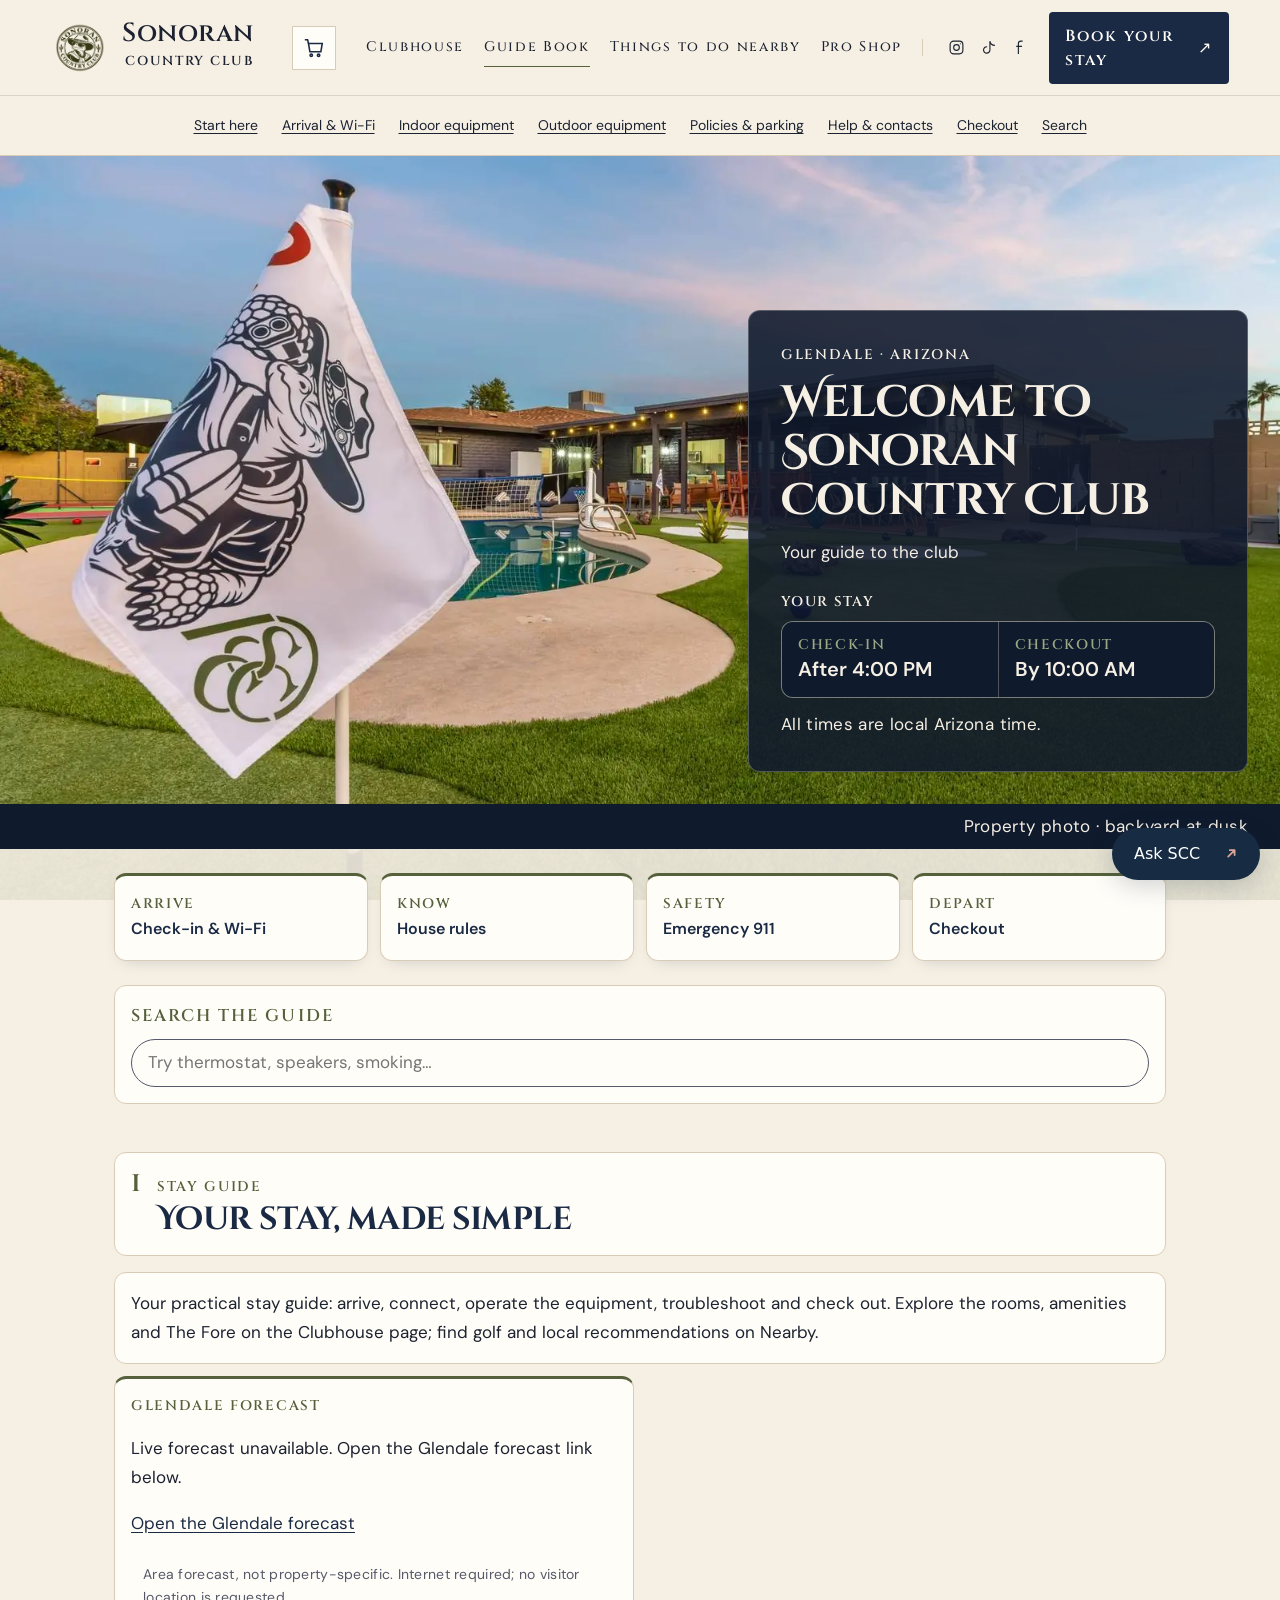
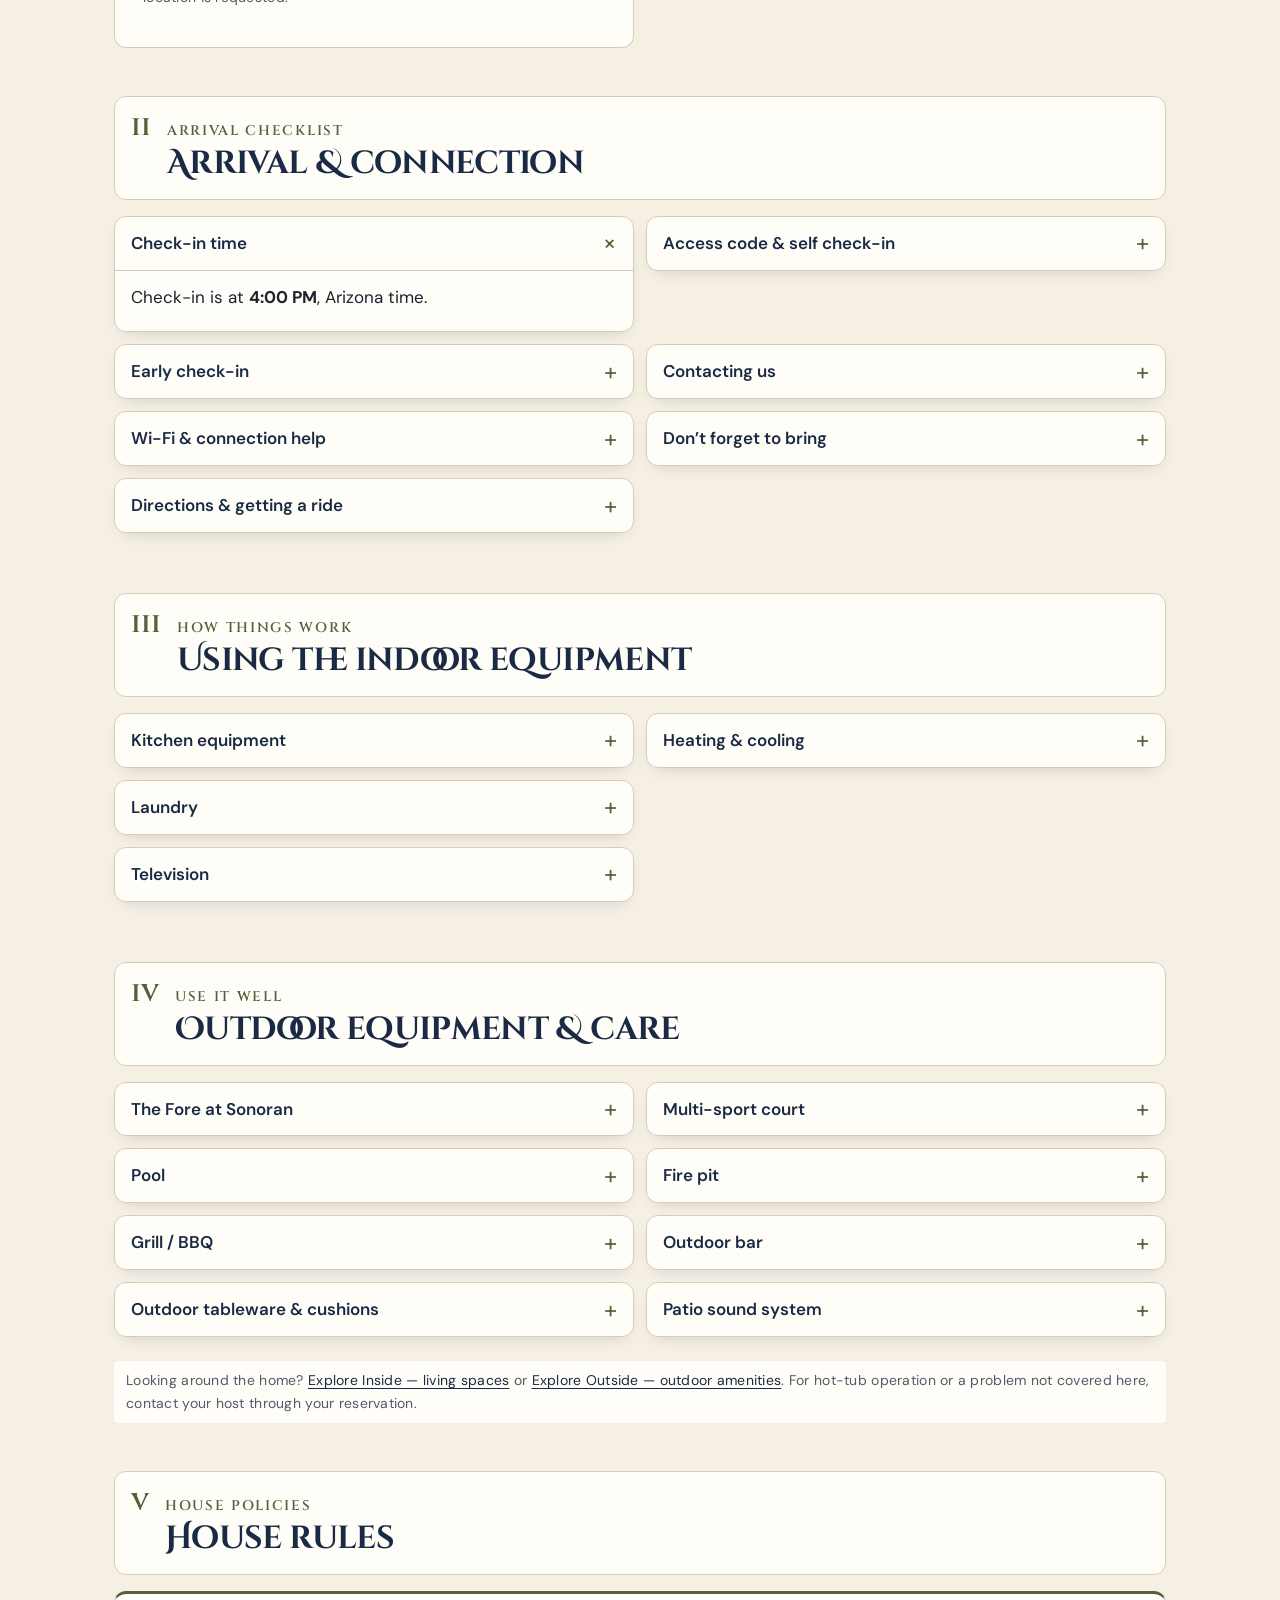
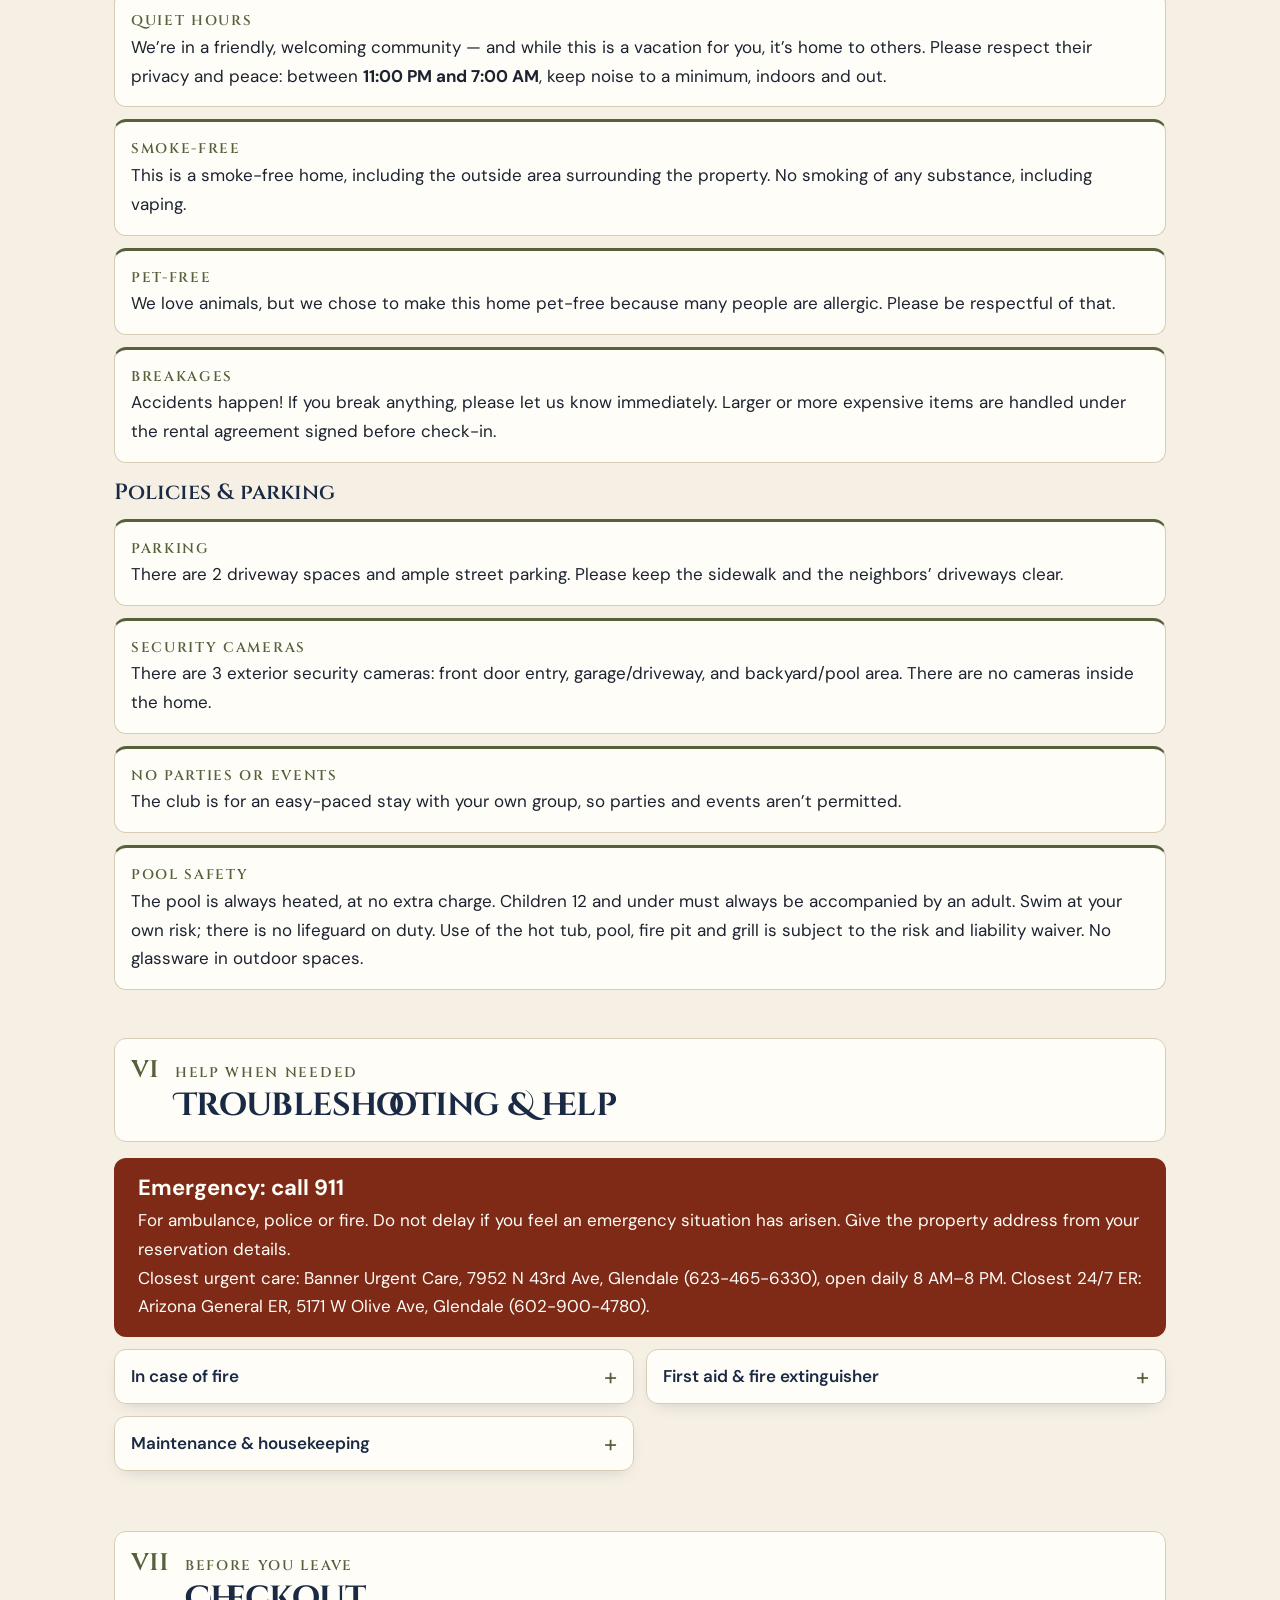
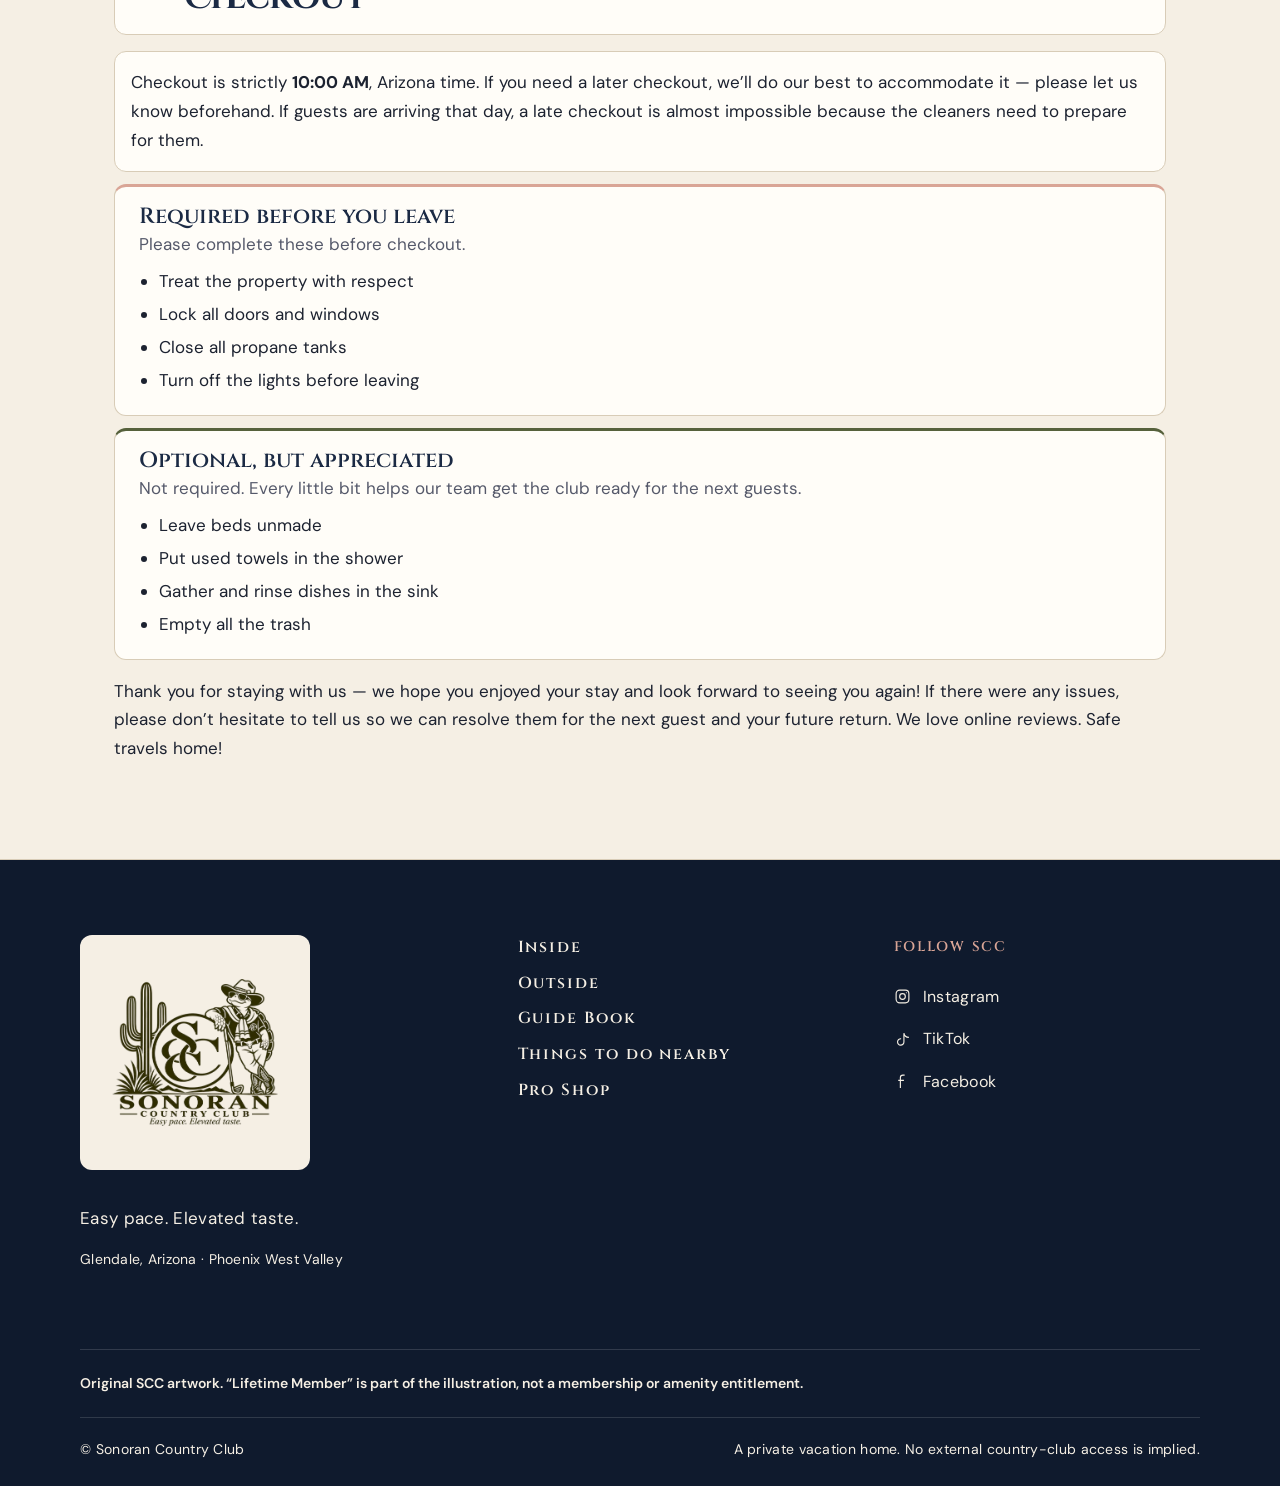
<file: guide/index.html>
<!DOCTYPE html>

<html lang="en">
<head>
<meta charset="utf-8"/>
<meta content="width=device-width, initial-scale=1" name="viewport"/>
<meta content="noindex,nofollow,noarchive" name="robots"/>
<meta content="#1b2a44" name="theme-color"/>
<title>Guest guide | Sonoran Country Club</title>
<meta content="Your Sonoran Country Club guest guide: check-in, Wi-Fi, how the home and outdoor amenities work, house policies and parking, emergency steps and checkout." name="description"/>
<link href="https://www.sonorancountryclub.com/guide/" rel="canonical"/>
<!--
Embedded fonts (WOFF2, unmodified glyphs, base64-encoded from /workspace/scc-brand-spec/fonts/ per SCC shared spec v1.0):
Cinzel Decorative 700 — Copyright (c) 2012 Natanael Gama, with Reserved Font Name 'Cinzel'
Cinzel 600 — Copyright 2020 The Cinzel Project Authors (https://github.com/NDISCOVER/Cinzel)
DM Sans 400/600/700 — Copyright 2014 The DM Sans Project Authors (https://github.com/googlefonts/dm-fonts)
These Font Software are licensed under the SIL Open Font License, Version 1.1. https://openfontlicense.org
Full license texts: cinzeldecorative-OFL.txt, cinzel-OFL.txt, dmsans-OFL.txt (bundled in package licenses/).
-->
<style>
@font-face{font-family:'Cinzel Decorative';font-style:normal;font-weight:700;font-display:swap;src:url([data-uri]) format('woff2')}
@font-face{font-family:'Cinzel';font-style:normal;font-weight:600;font-display:swap;src:url([data-uri]) format('woff2')}
@font-face{font-family:'DM Sans';font-style:normal;font-weight:400;font-display:swap;src:url([data-uri]) format('woff2')}
@font-face{font-family:'DM Sans';font-style:normal;font-weight:600;font-display:swap;src:url([data-uri]) format('woff2')}
@font-face{font-family:'DM Sans';font-style:normal;font-weight:700;font-display:swap;src:url([data-uri]) format('woff2')}
:root{--navy:#1b2a44;--navy-deep:#0f1a2d;--olive:#56613c;--rose:#d9a596;--cream:#f5efe4;--paper:#fffdf8;--ink:#1c2230;--muted:#55596a;--line:#d8ccb7;--sage:#9aa883;--terra:#a4502f;--danger:#7e2a17;
--display:'Cinzel Decorative',Georgia,'Times New Roman',serif;--serif:'Cinzel',Georgia,'Times New Roman',serif;--sans:'DM Sans',system-ui,-apple-system,'Segoe UI',Arial,sans-serif;
--radius-control:4px;--radius-card:12px;--shadow-card:0 6px 18px -10px rgba(15,26,45,.25)}
*{box-sizing:border-box}html{scroll-behavior:smooth;-webkit-text-size-adjust:100%}
body{margin:0;position:relative;isolation:isolate;background-color:var(--cream);color:var(--ink);font:400 16px/1.65 var(--sans);overflow-x:hidden;font-synthesis:none}
body::before{content:"";position:fixed;inset:0;z-index:-1;background:url(/assets/guide/backdrop.jpg) 10% center/cover no-repeat;background-image:image-set(url(/assets/guide/backdrop.webp) type("image/webp"),url(/assets/guide/backdrop.jpg) type("image/jpeg"));opacity:.09;pointer-events:none}
img{max-width:100%;display:block}
picture{display:contents}
em,i{font-style:normal}
a{color:var(--navy);text-decoration:underline;text-underline-offset:3px}
:focus-visible{outline:3px solid var(--terra);outline-offset:4px}
.mast :focus-visible,#menu :focus-visible,.hero :focus-visible,.book :focus-visible,footer.dark :focus-visible{outline-color:var(--cream)}
.skip{position:absolute;left:-9999px}.skip:focus{left:12px;top:12px;z-index:50;background:var(--paper);color:var(--navy);padding:12px 16px}
.eyebrow,.label{font:600 11px/1.6 var(--serif);letter-spacing:.12em;text-transform:uppercase}
/* masthead */
.mast{background:var(--navy);color:var(--cream)}
.mast .in{max-width:1100px;margin:0 auto;display:flex;align-items:center;justify-content:space-between;gap:16px;padding:8px 24px}
.wordmark{display:flex;align-items:center;gap:12px;text-decoration:none;color:inherit;min-height:48px}
.seal{width:48px;height:48px;flex:0 0 48px;border-radius:50%;background:var(--cream);padding:4px}
.seal img{width:100%;height:100%;object-fit:contain}
.wm-name{display:block;font:600 15px/1.15 var(--serif);letter-spacing:.02em}
.wm-sub{display:block;font:600 11px/1.4 var(--serif);letter-spacing:.12em;text-transform:uppercase;color:var(--rose)}
.menu-btn{min-height:48px;min-width:48px;padding:0 16px;background:transparent;color:var(--cream);border:1px solid var(--cream);border-radius:var(--radius-control);font:600 13px/1.4 var(--serif);letter-spacing:.06em;cursor:pointer}
.menu-btn:hover{background:var(--olive);color:var(--paper);border-color:var(--olive)}
#menu{display:none;background:var(--navy-deep);border-top:1px solid rgba(245,239,228,.25)}
#menu.open{display:block}
#menu ul{list-style:none;margin:0 auto;max-width:1100px;padding:8px 24px 16px;display:grid;grid-template-columns:repeat(2,minmax(0,1fr));gap:4px}
#menu a{display:flex;align-items:center;min-height:44px;padding:0 12px;color:var(--cream);text-decoration:none;font:600 11px/1.6 var(--serif);letter-spacing:.12em;text-transform:uppercase;border-radius:var(--radius-control)}
#menu a:hover{background:rgba(245,239,228,.1)}
/* hero — v6: Eric's flag/pool photo, full breadth kept */
.hero{position:relative;color:var(--cream);background:var(--navy-deep)}
.hero figure{margin:0;aspect-ratio:3/2;overflow:hidden}
.hero figure img{width:100%;height:100%;object-fit:cover;object-position:10% 45%}
.hero .in{position:relative;z-index:1;max-width:1100px;margin:0 auto;padding:24px 24px 24px;background:var(--navy-deep)}
.hero .eyebrow{color:var(--cream)}
.hero h1{font:700 36px/1.12 var(--display);letter-spacing:-.02em;margin:12px 0 12px;overflow-wrap:break-word}
.tag{font:400 18px/1.4 var(--sans);margin:0 0 24px}
.times{display:grid;grid-template-columns:repeat(2,minmax(0,1fr));gap:1px;background:rgba(245,239,228,.25);border:1px solid rgba(245,239,228,.25);border-radius:var(--radius-card);overflow:hidden;max-width:520px}
.times div{background:var(--navy-deep);padding:12px 16px}
.times b{display:block;font:600 11px/1.6 var(--serif);letter-spacing:.12em;text-transform:uppercase;color:var(--sage)}
.times span{font:600 20px/1.3 var(--sans)}
.rule{font:600 11px/1.6 var(--serif);letter-spacing:.12em;text-transform:uppercase;color:var(--cream);margin:0 0 8px}
.tz{font:400 12.5px/1.5 var(--sans);letter-spacing:.02em;margin:12px 0 0}
.credit{position:relative;z-index:1;max-width:1100px;margin:0 auto;padding:0 24px 16px;font:400 12.5px/1.5 var(--sans);letter-spacing:.02em;color:var(--cream);background:var(--navy-deep)}
@media(min-width:900px){
 .hero{display:grid;grid-template-columns:1fr;grid-template-rows:auto auto}
 .hero figure{grid-area:1/1;aspect-ratio:auto;height:clamp(560px,72vh,760px)}
 .hero .in{grid-area:1/1;align-self:end;justify-self:end;margin:0 32px 32px 0;max-width:500px;padding:32px;background:rgba(15,26,45,.88);border:1px solid rgba(245,239,228,.25);border-radius:var(--radius-card)}
 .hero h1{font-size:44px}
 .credit{grid-area:2/1;max-width:none;width:100%;padding:8px 32px;text-align:right}
}
/* layout */
main{max-width:1100px;margin:0 auto;padding:0 24px 48px}
.tiles{list-style:none;padding:0;margin:24px 0 0;display:grid;grid-template-columns:repeat(2,minmax(0,1fr));gap:12px}
.tiles a{display:flex;flex-direction:column;gap:4px;min-height:88px;padding:16px;background:var(--paper);border:1px solid var(--line);border-top:3px solid var(--olive);border-radius:var(--radius-card);text-decoration:none;color:var(--navy);box-shadow:var(--shadow-card)}
.tiles a:hover{border-color:var(--olive)}
.tiles small{font:600 11px/1.6 var(--serif);letter-spacing:.12em;text-transform:uppercase;color:var(--olive)}
.tiles strong{font:600 16px/1.3 var(--sans)}
.search{margin:24px 0 48px;background:var(--paper);border:1px solid var(--line);border-radius:var(--radius-card);padding:16px}
.search label{display:block;font:600 11px/1.6 var(--serif);letter-spacing:.12em;text-transform:uppercase;color:var(--olive);margin-bottom:8px}
.search input{width:100%;min-height:48px;padding:0 16px;font:400 16px var(--sans);color:var(--ink);background:var(--paper);border:1px solid var(--muted);border-radius:999px}
#noresults{display:none;color:var(--muted);margin:8px 0 0}
.chapter{margin:0 0 48px;scroll-margin-top:16px}
.ch-head{display:grid;grid-template-columns:auto minmax(0,1fr);gap:4px 16px;align-items:baseline;background:var(--paper);border:1px solid var(--line);border-radius:var(--radius-card);padding:16px;margin-bottom:16px}
.num{grid-row:span 2;font:600 28px/1 var(--serif);color:var(--olive)}
.ch-head .eyebrow{color:var(--olive)}
@media (max-width:440px){.ch-head h2{font-size:min(28px,calc((100vw - 130px) / 10.4));overflow-wrap:normal;hyphens:manual}}
h2{margin:0;font:700 28px/1.15 var(--display);letter-spacing:-.02em;color:var(--navy);overflow-wrap:break-word}
h3{font:600 20px/1.25 var(--serif);color:var(--navy);margin:0 0 4px}
h3.sub{margin:16px 0 12px}
.lede{background:var(--paper);border:1px solid var(--line);border-radius:var(--radius-card);padding:16px;margin:0 0 12px;font-size:17px}
details{background:var(--paper);border:1px solid var(--line);border-radius:var(--radius-card);margin:0 0 12px;box-shadow:var(--shadow-card)}
summary{list-style:none;cursor:pointer;min-height:52px;display:flex;align-items:center;justify-content:space-between;gap:12px;padding:12px 16px;font:600 16px/1.3 var(--sans);color:var(--navy)}
summary::-webkit-details-marker{display:none}
summary::after{content:"+";font:400 24px/1 var(--sans);color:var(--olive);flex:none;transition:transform .2s}
details[open] summary::after{transform:rotate(45deg)}
details[open] summary{border-bottom:1px solid var(--line)}
details>div{padding:4px 16px 12px}
details p{margin:8px 0}
.pending{font:600 12.5px/1.5 var(--sans);color:var(--navy);background:var(--cream);border:1px solid var(--muted);border-radius:var(--radius-control);padding:2px 8px;display:inline-block}
.photo{margin:0 0 16px;border-radius:var(--radius-card);overflow:hidden;background:var(--cream)}
.photo img{width:100%;aspect-ratio:16/10;object-fit:cover}
.photo figcaption{font:400 12.5px/1.5 var(--sans);letter-spacing:.02em;color:var(--muted);background:var(--cream);padding:8px 12px}
.welcome{display:grid;gap:24px}
.brandmark{margin:0 0 12px;background:var(--cream);border:1px solid var(--line);border-radius:var(--radius-card);padding:24px;text-align:center}
.brandmark img{width:100%;max-width:420px;min-width:0;height:auto;margin:0 auto}
.rules{list-style:none;padding:0;margin:0;display:grid;gap:12px}
.rules li{background:var(--paper);border:1px solid var(--line);border-top:3px solid var(--olive);border-radius:var(--radius-card);padding:16px}
.rules b{display:block;font:600 11px/1.6 var(--serif);letter-spacing:.12em;text-transform:uppercase;color:var(--olive)}
.sos{background:var(--danger);color:var(--paper);border-radius:var(--radius-card);padding:16px 24px;margin-bottom:12px}
.sos b{font:700 22px/1.25 var(--sans);display:block;margin-bottom:4px}
.sos p{margin:0}
.places{display:grid;gap:12px}
.place{background:var(--paper);border:1px solid var(--line);border-top:3px solid var(--olive);border-radius:var(--radius-card);padding:16px}
.place h3{font:600 11px/1.6 var(--serif);letter-spacing:.12em;text-transform:uppercase;color:var(--olive);margin:0 0 4px}
.place ul{margin:0;padding:0;list-style:none}.place li{padding:8px 0;border-bottom:1px solid var(--line)}.place li:last-child{border-bottom:0}
.optional{background:var(--paper);border:1px solid var(--line);border-top:3px solid var(--olive);border-radius:var(--radius-card);padding:16px 24px;margin:12px 0}
.optional h3{margin:0}
.optional.required{border-top-color:var(--rose)}
.optional .note{color:var(--muted);margin:0 0 8px}
.optional ul{margin:0;padding-left:20px}.optional li{margin:4px 0}
.courses{display:grid;gap:12px}
.course{background:var(--paper);border:1px solid var(--line);border-top:3px solid var(--olive);border-radius:var(--radius-card);padding:16px;box-shadow:var(--shadow-card)}
.course .meta{font:600 11px/1.6 var(--serif);letter-spacing:.12em;text-transform:uppercase;color:var(--olive);margin:0 0 8px}
.course p{margin:8px 0}
.course a.go{display:inline-flex;align-items:center;min-height:44px;font:600 15px var(--sans);color:var(--navy)}
.fineprint{font:400 12.5px/1.5 var(--sans);letter-spacing:.02em;color:var(--muted);background:var(--paper);border-radius:var(--radius-control);padding:8px 12px;margin-top:12px}
.book{background:var(--navy);color:var(--cream);border-radius:var(--radius-card);padding:32px 24px;text-align:center}
.book .eyebrow{color:var(--rose)}
.book h2{color:var(--cream)}
.btn{display:inline-flex;align-items:center;justify-content:center;min-height:48px;padding:14px 24px;margin:16px 0 8px;background:var(--rose);color:var(--navy);font:600 13px/1.4 var(--serif);letter-spacing:.06em;text-decoration:none;border-radius:var(--radius-control)}
.btn:hover{background:var(--cream);color:var(--navy)}
.book .fine{font:400 12.5px/1.5 var(--sans);letter-spacing:.02em;color:var(--cream)}
.social a{color:var(--rose);display:inline-flex;align-items:center;padding:0 8px;min-height:44px}
footer{background:var(--cream);color:var(--muted);text-align:center;padding:32px 24px 48px;border-top:1px solid var(--line);font:400 12.5px/1.5 var(--sans);letter-spacing:.02em}
.lifetime{margin:0 auto 16px;width:228px;max-width:100%;background:var(--cream);padding:24px}
.lifetime img{width:180px;max-width:100%;height:auto;margin:0 auto}
footer .wm-name{color:var(--navy);margin-bottom:8px}
.tsph{margin:4px 0 12px;border-radius:8px;overflow:hidden;background:var(--cream)}.tsph img{width:100%;height:auto}.tsph figcaption{font:400 12.5px/1.5 var(--sans);letter-spacing:.02em;color:var(--muted);padding:6px 10px;background:var(--cream)}
.place li .tsph{margin:0 0 6px}.rules li .tsph{margin:0 0 10px}.book .tsph{max-width:640px;margin:16px auto}
.hidden{display:none!important}
@media(min-width:720px){
 body{font-size:17px}
 h2{font-size:32px}h3{font-size:22px}
 .seal{width:58px;height:58px;flex-basis:58px}
 .tiles{grid-template-columns:repeat(4,minmax(0,1fr))}
 .welcome{grid-template-columns:minmax(0,1.2fr) minmax(0,1fr);align-items:start}
 .places{grid-template-columns:repeat(3,minmax(0,1fr))}
 .courses{grid-template-columns:repeat(2,minmax(0,1fr))}
 #menu ul{grid-template-columns:repeat(4,minmax(0,1fr))}
 .two{display:grid;grid-template-columns:repeat(2,minmax(0,1fr));gap:0 12px;align-items:start}
}
@media(prefers-reduced-motion:reduce){html{scroll-behavior:auto}summary::after{transition:none}}
@media print{
 .tsph{break-inside:avoid;max-width:120mm}
 .hero{display:block}.hero .in,.credit{background:var(--cream);border:0;margin:0;max-width:none;padding:12pt 0}
 body{background:var(--cream);font-size:11pt}
 body::before{display:none}
 .mast,#menu,.search,.tiles,.skip,.hero figure,.hero::after{display:none}
 .hero{background:var(--cream);color:var(--navy)}.hero .in{padding:12pt 0}.hero .eyebrow,.tz,.credit{color:var(--navy)}
 .hero h1{font-size:28pt}h2{font-size:18pt}h3{font-size:14pt}.eyebrow,.label{font-size:9pt}
 .times div{background:var(--paper)}.times span{color:var(--navy)}.times b{color:var(--olive)}
 details>summary~*{display:block!important}
 details::details-content{content-visibility:visible;display:contents}
 summary::after{display:none}
 details,.course,.rules li,.place,.optional,.sos,.photo,.brandmark{break-inside:avoid;box-shadow:none}
 .book{background:var(--paper);color:var(--navy);border:1px solid var(--line)}.book h2,.book .fine{color:var(--navy)}
 .btn{background:var(--paper);border:1px solid var(--navy)}
 a[href^="http"]::after{content:" (" attr(href) ")";font-size:9pt;color:var(--muted);word-break:break-all}
 .seal img,.lifetime{width:45mm}.brandmark img{width:65mm}
}
</style>
<link href="/assets/tokens.css" rel="stylesheet"/><link href="/assets/guide-site-shell.css" rel="stylesheet"/><script defer="" src="/assets/site.js"></script><link href="/assets/readability.css" rel="stylesheet"/></head>
<body>
<a class="skip" href="#content">Skip to content</a>
<header class="site-header"><a aria-label="Sonoran Country Club home" class="brand-lockup" href="/"><img alt="Sonoran Country Club original seal" class="header-monogram" height="58" src="/assets/brand/seal-web.webp" width="63"/><span class="wordmark">Sonoran<span>COUNTRY CLUB</span></span></a><button aria-controls="main-nav" aria-expanded="false" class="menu-toggle">Menu <span aria-hidden="true">☰</span></button><nav aria-label="Main navigation" id="main-nav"><a href="/">Clubhouse</a><a aria-current="page" href="/guide/">Guide Book</a><a href="/nearby/">Things to do nearby</a><a href="/shop/">Pro Shop</a><div class="socials"><a aria-label="Sonoran Country Club on Instagram" href="https://www.instagram.com/sonorancountryclub/" rel="noopener noreferrer" target="_blank"><svg aria-hidden="true" viewbox="0 0 24 24"><rect height="18" rx="5" width="18" x="3" y="3"></rect><circle cx="12" cy="12" r="4"></circle><circle class="dot" cx="17.5" cy="6.7" r=".8"></circle></svg><span>Instagram</span></a><a aria-label="Sonoran Country Club on TikTok" href="https://www.tiktok.com/@sonorancc" rel="noopener noreferrer" target="_blank"><svg aria-hidden="true" viewbox="0 0 24 24"><path d="M14 3v12.5a4.5 4.5 0 1 1-4-4.47M14 3c.6 4 3 6 7 6"></path></svg><span>TikTok</span></a><a aria-label="Sonoran Country Club on Facebook" href="https://www.facebook.com/profile.php?id=61595750133913" rel="noopener noreferrer" target="_blank"><svg aria-hidden="true" viewbox="0 0 24 24"><path d="M15 3h-2.5A3.5 3.5 0 0 0 9 6.5V21M6 10.5h8"></path></svg><span>Facebook</span></a></div><a class="button small" href="/book/">Book your stay <span aria-hidden="true">↗</span></a></nav></header><nav aria-label="Guide chapters" class="guide-chapter-nav"><a href="#welcome">Start here</a><a href="#arrival">Arrival &amp; Wi-Fi</a><a href="#inside">Indoor equipment</a><a href="#outside">Outdoor equipment</a><a href="#rules">Policies &amp; parking</a><a href="#safety">Help &amp; contacts</a><a href="#checkout">Checkout</a><a href="#q">Search</a></nav>
<section aria-labelledby="h1" class="hero" id="top">
<figure><picture><source type="image/webp" srcset="/assets/guide/hero-800.webp 800w, /assets/guide/hero.webp 1600w" sizes="100vw"/><img alt="Sonoran Country Club backyard at dusk: a golf flag with the club’s tortoise artwork in the foreground, the pool and lawn behind it, and the house lit up beyond" height="1067" width="1600" src="/assets/guide/hero.jpg"/></picture></figure>
<div class="in">
<div class="eyebrow">Glendale · Arizona</div>
<h1 id="h1">Welcome to Sonoran Country Club</h1>
<p class="tag">Your guide to the club</p>
<div class="rule"><span>Your stay</span></div>
<div aria-label="Stay times" class="times" role="group">
<div><b>Check-in</b><span>After 4:00 PM</span></div>
<div><b>Checkout</b><span>By 10:00 AM</span></div>
</div>
<p class="tz">All times are local Arizona time.</p>
</div>
<p class="credit">Property photo · backyard at dusk</p>
</section>
<main id="content">
<ul aria-label="Quick access" class="tiles">
<li><a href="#arrival"><small>Arrive</small><strong>Check-in &amp; Wi-Fi</strong></a></li>
<li><a href="#rules"><small>Know</small><strong>House rules</strong></a></li>
<li><a href="#safety"><small>Safety</small><strong>Emergency 911</strong></a></li>
<li><a href="#checkout"><small>Depart</small><strong>Checkout</strong></a></li>
</ul>
<div class="search" role="search">
<label for="q">Search the guide</label>
<input autocomplete="off" id="q" placeholder="Try thermostat, speakers, smoking…" type="search"/>
<p aria-live="polite" id="noresults">No matching topics — try another word.</p>
</div>
<section class="chapter" data-s="" id="welcome">
<div class="ch-head"><span class="num">i</span><span class="eyebrow">Stay guide</span><h2>Your stay, made simple</h2></div>
<p class="lede">Your practical stay guide: arrive, connect, operate the equipment, troubleshoot and check out. Explore the rooms, amenities and The Fore on the Clubhouse page; find golf and local recommendations on Nearby.</p><div class="two"><div class="place"><h3>Glendale forecast</h3><p id="weather-status" role="status">Loading the latest National Weather Service forecast…</p><div id="weather-periods"></div><p><a href="https://forecast.weather.gov/MapClick.php?lat=33.54&amp;lon=-112.18" rel="noopener" target="_blank">Open the Glendale forecast</a></p><p class="fineprint">Area forecast, not property-specific. Internet required; no visitor location is requested.</p></div></div></section>
<section class="chapter" data-s="" id="arrival">
<div class="ch-head"><span class="num">ii</span><span class="eyebrow">Arrival checklist</span><h2>Arrival &amp; connection</h2></div>
<div class="two">
<details open=""><summary>Check-in time</summary><div><p>Check-in is at <strong>4:00 PM</strong>, Arizona time.</p></div></details>
<details><summary>Access code &amp; self check-in</summary><div><figure class="tsph"><picture><source type="image/webp" srcset="/assets/guide/front-entry.webp"/><img alt="Front entry at dusk with the green front door" height="533" loading="lazy" width="800" src="/assets/guide/front-entry.jpg"/></picture><figcaption>Front entry</figcaption></figure><p>We’ll provide you with an access key code before your arrival so you can check yourself into the property. <strong>Please make sure you have received the code before you travel.</strong> If you haven’t received it before taking off, please contact us — there’s nothing worse than arriving somewhere new, potentially at night, and not being able to get in.</p><p>Find your access code and arrival details in your Guest Portal. Open your reservation-specific portal link; if you haven’t received it, message your host through the channel where you booked. Codes are never shown in this public guide.</p></div></details>
<details><summary>Early check-in</summary><div><p>We may be able to offer an early check-in for a fee. Please contact us if you plan to arrive early and we’ll do our best to accommodate you — we can’t promise, unfortunately.</p></div></details>
<details><summary>Contacting us</summary><div><p>If you need to get in touch — whether it’s about a delay, you’re lost, or anything else — you can call, text, or message us. Find your contact details in your Guest Portal, using your reservation-specific link. If you need help finding it, message your host through the channel where you booked.</p></div></details>
<details><summary>Wi-Fi &amp; connection help</summary><div><p>Free Wi-Fi runs throughout the home. You’ll find the network name and password on the Wi-Fi poster and card inside the home.</p><p>Please use it safely and lawfully. If the connection drops, message your host through your booking platform and we’ll sort it out.</p></div></details>
<details><summary>Don’t forget to bring</summary><div><p>We provide a lot, but you may want to bring:</p><ul><li>Specialized or personal toiletries such as creams, lotions and sprays. We provide shampoo, conditioner and body wash, and there are two blow dryers.</li><li>Camera and memory cards.</li><li>Personal electronics chargers and adaptors as needed. Every nightstand has a MagSafe 3-in-1 charging station.</li></ul></div></details><details><summary>Directions &amp; getting a ride</summary><div><p>The exact street address is shared after your booking is confirmed, along with arrival details. The home is in Glendale, Arizona, in the Phoenix West Valley.</p><p>For area weather before you travel, use the Glendale forecast above. Ride and map links with the full address go out in your confirmation materials.</p></div></details></div>
</section>
<section class="chapter" data-s="" id="inside">
<div class="ch-head"><span class="num">iii</span><span class="eyebrow">How things work</span><h2>Using the indoor equipment</h2></div>
<div class="two">
<details><summary>Kitchen equipment</summary><div><figure class="tsph"><picture><source type="image/webp" srcset="/assets/guide/kitchen.webp"/><img alt="Kitchen with wood cabinets and stainless appliances" height="533" loading="lazy" width="800" src="/assets/guide/kitchen.jpg"/></picture><figcaption>Kitchen equipment</figcaption></figure><figure class="tsph"><img alt="Galley kitchen with wood cabinets and stainless fridge" height="467" loading="lazy" src="/assets/photos/kitchen/kitchen-galley-wood-cabinets-stainless-fridge-thumb.webp" width="700"/><figcaption>Kitchen</figcaption></figure><figure class="tsph"><img alt="Gas range with blue herringbone tile backsplash" height="467" loading="lazy" src="/assets/photos/kitchen/kitchen-gas-range-blue-herringbone-tile-thumb.webp" width="700"/><figcaption>Gas range</figcaption></figure><figure class="tsph"><img alt="Breakfast table with a view of the pool" height="467" loading="lazy" src="/assets/photos/kitchen/kitchen-breakfast-table-pool-view-thumb.webp" width="700"/><figcaption>Breakfast table</figcaption></figure><figure class="tsph"><picture><source type="image/webp" srcset="/assets/photos/kitchen/coffee-bar-single-serve-and-drip.webp"/><img alt="Coffee bar with single-serve and drip coffee makers" height="533" loading="lazy" width="800" src="/assets/photos/kitchen/coffee-bar-single-serve-and-drip.jpg"/></picture><figcaption>Coffee bar</figcaption></figure><p>All devices should be fairly straightforward to use. There is a QR code on the dishwasher for easy program settings and basic troubleshooting. If that doesn’t help, contact us.</p></div></details>
<details><summary>Heating &amp; cooling</summary><div><p>You’ll find the thermostat in the dining room, behind the coffee bar. Please make sure all windows and outside doors are closed so the system operates at maximum efficiency. We are able to control temperature settings remotely — if you need help with the temperature, please contact us.</p></div></details>
<details><summary>Laundry</summary><div><figure class="tsph"><picture><source type="image/webp" srcset="/assets/guide/laundry.webp"/><img alt="Laundry room with front-loading washer and dryer" height="533" loading="lazy" width="800" src="/assets/guide/laundry.jpg"/></picture><figcaption>Laundry appliances</figcaption></figure><p>The washer and dryer are in the room directly off the garage entrance. Follow the instructions posted on each machine. If basic troubleshooting doesn’t solve a small issue, please contact us.</p></div></details>
</div>
<div class="two">
<details><summary>Television</summary><div><figure class="tsph"><picture><source type="image/webp" srcset="/assets/guide/tv-bedroom.webp"/><img alt="Bedroom with a TV on the wall and a dresser" height="533" loading="lazy" width="800" src="/assets/guide/tv-bedroom.jpg"/></picture><figcaption>Television</figcaption></figure><p>You’re welcome to use the TVs and entertainment systems for your personal use. The remote for each TV is in its designated holder near the light switches for that room, and each controller is labeled.</p><p>If you log into any streaming services, please log out before you check out.</p></div></details>
</div>
</section>
<section class="chapter" data-s="" id="outside">
<div class="ch-head"><span class="num">iv</span><span class="eyebrow">Use it well</span><h2>Outdoor equipment &amp; care</h2></div>
<div class="two">
<details><summary>The Fore at Sonoran</summary><div><figure class="tsph"><img alt="Backyard putting green on The Fore with blue golf balls and the covered patio beyond" height="1333" loading="lazy" src="/assets/photos/outdoor-mini-golf/backyard-mini-golf-green-number-three-markers.webp" width="2000"/><figcaption>The Fore at Sonoran</figcaption></figure><p>Please be mindful of the greens, flags and putting equipment. All sporting equipment is in the white locker by the patio. Please use the course for golf and putting only.</p></div></details>
<details><summary>Multi-sport court</summary><div><figure class="tsph"><picture><source type="image/webp" srcset="/assets/guide/sport-court.webp"/><img alt="Red and green multi-sport court with a net" height="533" loading="lazy" width="800" src="/assets/guide/sport-court.jpg"/></picture><figcaption>Multi-sport court</figcaption></figure><p>Court sports: pickleball, basketball and volleyball. All equipment is in the white locker near the patio doors — please return everything to the locker when not in use. The net adjusts from pickleball height up to 17 ft.</p></div></details>
<details><summary>Pool</summary><div><figure class="tsph"><picture><source type="image/webp" srcset="/assets/photos/pool/sunset-pool-reflections-covered-patio-string-lights.webp"/><img alt="Sunset over the heated pool and covered patio" height="1333" loading="lazy" width="2000" src="/assets/photos/pool/sunset-pool-reflections-covered-patio-string-lights.webp"/></picture><figcaption>Pool</figcaption></figure><p>The pool is always heated, at no extra charge.</p><p>Children 12 and under must always be accompanied by an adult. Swim at your own risk; there is no lifeguard on duty.</p><p>Use of the hot tub, pool, fire pit and grill is subject to the risk and liability waiver. No glassware in outdoor spaces.</p></div></details>
<details><summary>Fire pit</summary><div><figure class="tsph"><picture><source type="image/webp" srcset="/assets/guide/fire-pit.webp"/><img alt="Propane fire pit ringed by blue Adirondack chairs on turf" height="533" loading="lazy" width="800" src="/assets/guide/fire-pit.jpg"/></picture><figcaption>Fire pit</figcaption></figure><p>The fire pit runs on propane, so there’s no need to mess with any fire starters. Please use extra caution when operating it, as an open flame can be dangerous, and keep a safe distance when sitting around the fire.</p></div></details>
<details><summary>Grill / BBQ</summary><div><figure class="tsph"><picture><source type="image/webp" srcset="/assets/guide/grill.webp"/><img alt="Gas grill on the side patio" height="533" loading="lazy" width="800" src="/assets/guide/grill.jpg"/></picture><figcaption>Grill / BBQ</figcaption></figure><p>There is an outdoor grill available for your use. Please leave the grill clean to avoid any additional cleaning fees. If you need another propane tank, we can have one delivered on request.</p></div></details>
<details><summary>Outdoor bar</summary><div><figure class="tsph"><img alt="Wood patio bar with cactus-back bar stools against the navy brick wall" height="1333" loading="lazy" src="/assets/photos/patio-bar/wood-patio-bar-cactus-back-stools.webp" width="2000"/><figcaption>Outdoor bar</figcaption></figure><p>Please leave the bar stools at the bar and use plastic cups and/or canned beverages. No glass, please!</p></div></details>
<details><summary>Outdoor tableware &amp; cushions</summary><div><figure class="tsph"><img alt="Covered patio dining table set with outdoor plates and cups" height="600" loading="lazy" src="/assets/photos/patio/outdoor-tv-dining-eric-900.webp" width="900"/><figcaption>Outdoor tableware</figcaption></figure><p>Please always use the plastic tableware for outdoor dining and entertaining. Please leave the cushions on their designated chairs.</p></div></details>
<details><summary>Patio sound system</summary><div><p>You’re welcome to use the outdoor sound system and connect any device via Bluetooth.</p><ol><li>Find the remote labeled for the patio sound system, inside the patio door.</li><li>Turn each speaker on separately: speaker 1 is above the patio furniture, speaker 2 is above the grill.</li><li>Once both speakers are on, pair your device with <strong>Sync Speaker</strong>.</li></ol><p>Please be mindful of volume, especially early in the morning and late at night, and never turn music up to full volume.</p></div></details>
</div>
<p class="fineprint">Looking around the home? <a href="/inside/#living">Explore Inside — living spaces</a> or <a href="/outside/#amenities">Explore Outside — outdoor amenities</a>. For hot-tub operation or a problem not covered here, contact your host through your reservation.</p></section>
<section class="chapter" data-s="" id="rules">
<div class="ch-head"><span class="num">v</span><span class="eyebrow">House policies</span><h2>House rules</h2></div>
<ul class="rules">
<li><b>Quiet hours</b>We’re in a friendly, welcoming community — and while this is a vacation for you, it’s home to others. Please respect their privacy and peace: between <strong>11:00 PM and 7:00 AM</strong>, keep noise to a minimum, indoors and out.</li>
<li><b>Smoke-free</b>This is a smoke-free home, including the outside area surrounding the property. No smoking of any substance, including vaping.</li>
<li><b>Pet-free</b>We love animals, but we chose to make this home pet-free because many people are allergic. Please be respectful of that.</li>
<li><b>Breakages</b>Accidents happen! If you break anything, please let us know immediately. Larger or more expensive items are handled under the rental agreement signed before check-in.</li>
</ul>
<h3 class="sub" id="policies">Policies &amp; parking</h3>
<ul class="rules">
<li><b>Parking</b>There are 2 driveway spaces and ample street parking. Please keep the sidewalk and the neighbors’ driveways clear.</li>
<li><b>Security cameras</b>There are 3 exterior security cameras: front door entry, garage/driveway, and backyard/pool area. There are no cameras inside the home.</li>
<li><b>No parties or events</b>The club is for an easy-paced stay with your own group, so parties and events aren’t permitted.</li>
<li><b>Pool safety</b>The pool is always heated, at no extra charge. Children 12 and under must always be accompanied by an adult. Swim at your own risk; there is no lifeguard on duty. Use of the hot tub, pool, fire pit and grill is subject to the risk and liability waiver. No glassware in outdoor spaces.</li>
</ul>
</section>
<section class="chapter" data-s="" id="safety">
<div class="ch-head"><span class="num">vi</span><span class="eyebrow">Help when needed</span><h2>Troubleshooting &amp; help</h2></div>
<div class="sos" role="note"><b>Emergency: call 911</b><p>For ambulance, police or fire. Do not delay if you feel an emergency situation has arisen. Give the property address from your reservation details.</p><p>Closest urgent care: Banner Urgent Care, 7952 N 43rd Ave, Glendale (623-465-6330), open daily 8 AM–8 PM. Closest 24/7 ER: Arizona General ER, 5171 W Olive Ave, Glendale (602-900-4780).</p></div>
<div class="two">
<details><summary>In case of fire</summary><div><ol><li>Exit the property as quickly as possible.</li><li>Make sure everyone is accounted for.</li><li>Do not re-enter the building until a fire officer says it is safe.</li></ol></div></details>
<details><summary>First aid &amp; fire extinguisher</summary><div><p>A first-aid kit and fire extinguisher are under the kitchen sink.</p></div></details>
<details><summary>Maintenance &amp; housekeeping</summary><div><p>Find the maintenance and housekeeping contact numbers in your Guest Portal, using your reservation-specific link. Those lines are available 8 AM–6 PM. They are not displayed in this public guide.</p><p>After hours (non-emergency): message your host through your booking app.</p></div></details>
</div>
</section>
<section class="chapter" data-s="" id="checkout">
<div class="ch-head"><span class="num">vii</span><span class="eyebrow">Before you leave</span><h2>Checkout</h2></div>
<p class="lede">Checkout is strictly <strong>10:00 AM</strong>, Arizona time. If you need a later checkout, we’ll do our best to accommodate it — please let us know beforehand. If guests are arriving that day, a late checkout is almost impossible because the cleaners need to prepare for them.</p>
<div class="optional required">
<h3>Required before you leave</h3>
<p class="note">Please complete these before checkout.</p>
<ul><li>Treat the property with respect</li><li>Lock all doors and windows</li><li>Close all propane tanks</li><li>Turn off the lights before leaving</li></ul>
</div>
<div class="optional">
<h3>Optional, but appreciated</h3>
<p class="note">Not required. Every little bit helps our team get the club ready for the next guests.</p>
<ul><li>Leave beds unmade</li><li>Put used towels in the shower</li><li>Gather and rinse dishes in the sink</li><li>Empty all the trash</li></ul>
</div>
<p>Thank you for staying with us — we hope you enjoyed your stay and look forward to seeing you again! If there were any issues, please don’t hesitate to tell us so we can resolve them for the next guest and your future return. We love online reviews. Safe travels home!</p>
</section>
</main>
<footer class="site-footer"><div class="footer-main"><div><a aria-label="Sonoran Country Club home" class="footer-badge cream-art-panel" href="/"><img alt="Original Sonoran Country Club logo with Bogey standing beside a saguaro cactus" height="234" src="/assets/brand/lockup-badge-web.webp" width="240"/></a><p class="footer-tagline">Easy pace. Elevated taste.</p><p>Glendale, Arizona · Phoenix West Valley</p></div><div><div class="footer-nav"><a href="/inside/">Inside</a><a href="/outside/">Outside</a><a href="/guide/">Guide Book</a><a href="/nearby/">Things to do nearby</a><a href="/shop/">Pro Shop</a></div></div><div><span class="eyebrow">Follow SCC</span><div class="socials"><a aria-label="Sonoran Country Club on Instagram" href="https://www.instagram.com/sonorancountryclub/" rel="noopener noreferrer" target="_blank"><svg aria-hidden="true" viewbox="0 0 24 24"><rect height="18" rx="5" width="18" x="3" y="3"></rect><circle cx="12" cy="12" r="4"></circle><circle class="dot" cx="17.5" cy="6.7" r=".8"></circle></svg><span>Instagram</span></a><a aria-label="Sonoran Country Club on TikTok" href="https://www.tiktok.com/@sonorancc" rel="noopener noreferrer" target="_blank"><svg aria-hidden="true" viewbox="0 0 24 24"><path d="M14 3v12.5a4.5 4.5 0 1 1-4-4.47M14 3c.6 4 3 6 7 6"></path></svg><span>TikTok</span></a><a aria-label="Sonoran Country Club on Facebook" href="https://www.facebook.com/profile.php?id=61595750133913" rel="noopener noreferrer" target="_blank"><svg aria-hidden="true" viewbox="0 0 24 24"><path d="M15 3h-2.5A3.5 3.5 0 0 0 9 6.5V21M6 10.5h8"></path></svg><span>Facebook</span></a></div></div></div><div class="brand-art-note">Original SCC artwork. “Lifetime Member” is part of the illustration, not a membership or amenity entitlement.</div><div class="footer-bottom"><span>© Sonoran Country Club</span><span>A private vacation home. No external country-club access is implied.</span></div></footer>
<script>
(function(){
var b=document.getElementById('menuBtn'),m=document.getElementById('menu');
if(b)b.addEventListener('click',function(){var o=m.classList.toggle('open');b.setAttribute('aria-expanded',o);b.textContent=o?'Close':'Menu';});
if(m)m.addEventListener('click',function(e){if(e.target.tagName==='A'){m.classList.remove('open');b.setAttribute('aria-expanded','false');b.textContent='Menu';}});
var q=document.getElementById('q'),nr=document.getElementById('noresults');
q.addEventListener('input',function(){var t=q.value.trim().toLowerCase(),any=false;
document.querySelectorAll('[data-s]').forEach(function(s){var ds=s.querySelectorAll('details');
if(!t){s.classList.remove('hidden');ds.forEach(function(d){d.classList.remove('hidden')});any=true;return;}
var head=s.querySelector('h2').textContent.toLowerCase().indexOf(t)>-1,hit=head;
ds.forEach(function(d){var m=head||d.textContent.toLowerCase().indexOf(t)>-1;d.classList.toggle('hidden',!m);if(m){hit=true;if(!head)d.open=true;}});
if(!hit&&s.textContent.toLowerCase().indexOf(t)>-1)hit=true;
s.classList.toggle('hidden',!hit);if(hit)any=true;});
nr.style.display=any?'none':'block';});
})();
</script>
<script>(function(){async function forecast(){var status=document.getElementById('weather-status'),box=document.getElementById('weather-periods');if(!status)return;try{var r=await fetch('https://api.weather.gov/gridpoints/PSR/156,62/forecast',{cache:'no-store'});if(!r.ok)throw new Error('forecast');var j=await r.json(),p=j.properties.periods.slice(0,3);box.replaceChildren();p.forEach(function(v){var row=document.createElement('p'),b=document.createElement('strong');b.textContent=v.name+': '+v.temperature+'°'+v.temperatureUnit+' — ';row.append(b,document.createTextNode(v.shortForecast));box.append(row)});var time=new Date(j.properties.updateTime || j.properties.generatedAt);status.textContent='National Weather Service · updated '+time.toLocaleString('en-US',{timeZone:'America/Phoenix',month:'short',day:'numeric',hour:'numeric',minute:'2-digit'})+' Arizona time';}catch(e){status.textContent='Live forecast unavailable. Open the Glendale forecast link below.';box.replaceChildren();}}forecast();setInterval(forecast,1800000);})();</script><script src="/assets/assistant/scc-assistant.js" data-endpoint="https://scc-assistant.sonorantortoisecc.workers.dev/chat" defer></script>
</body>
</html>
</file>
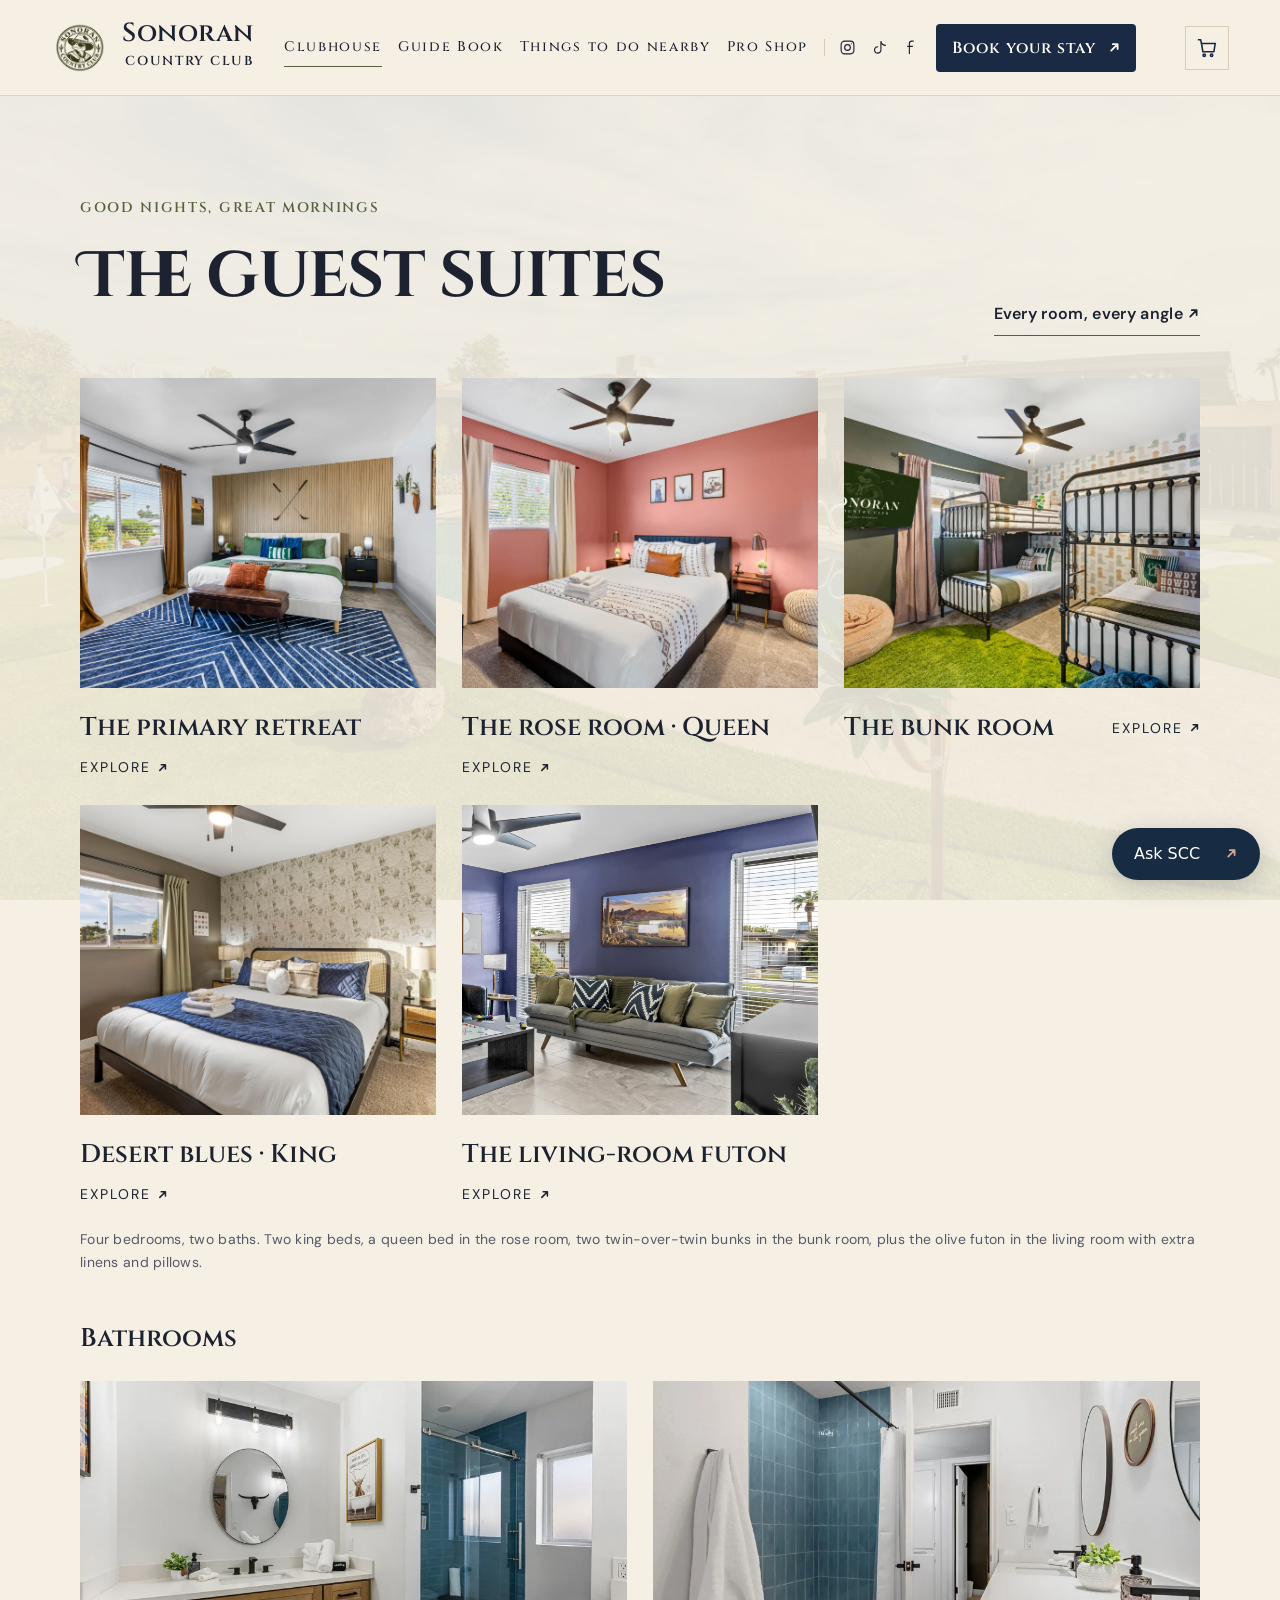
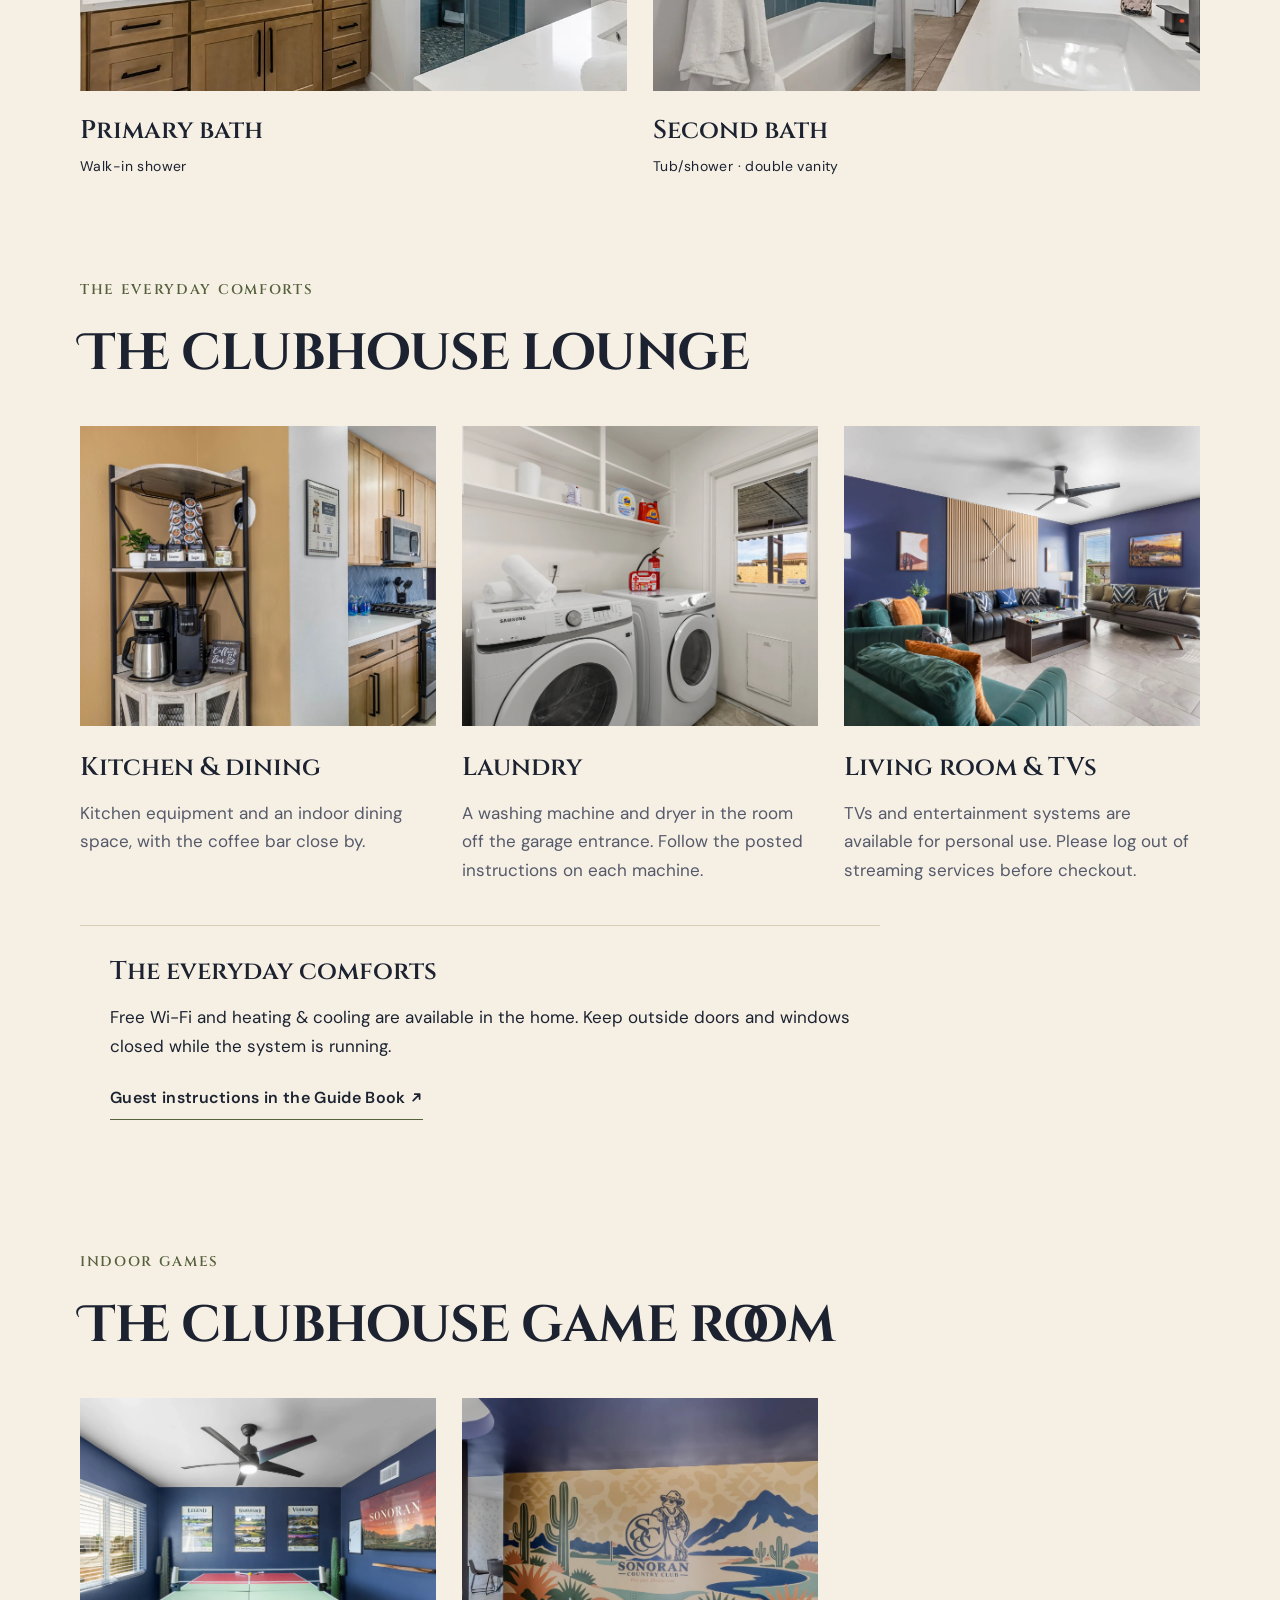
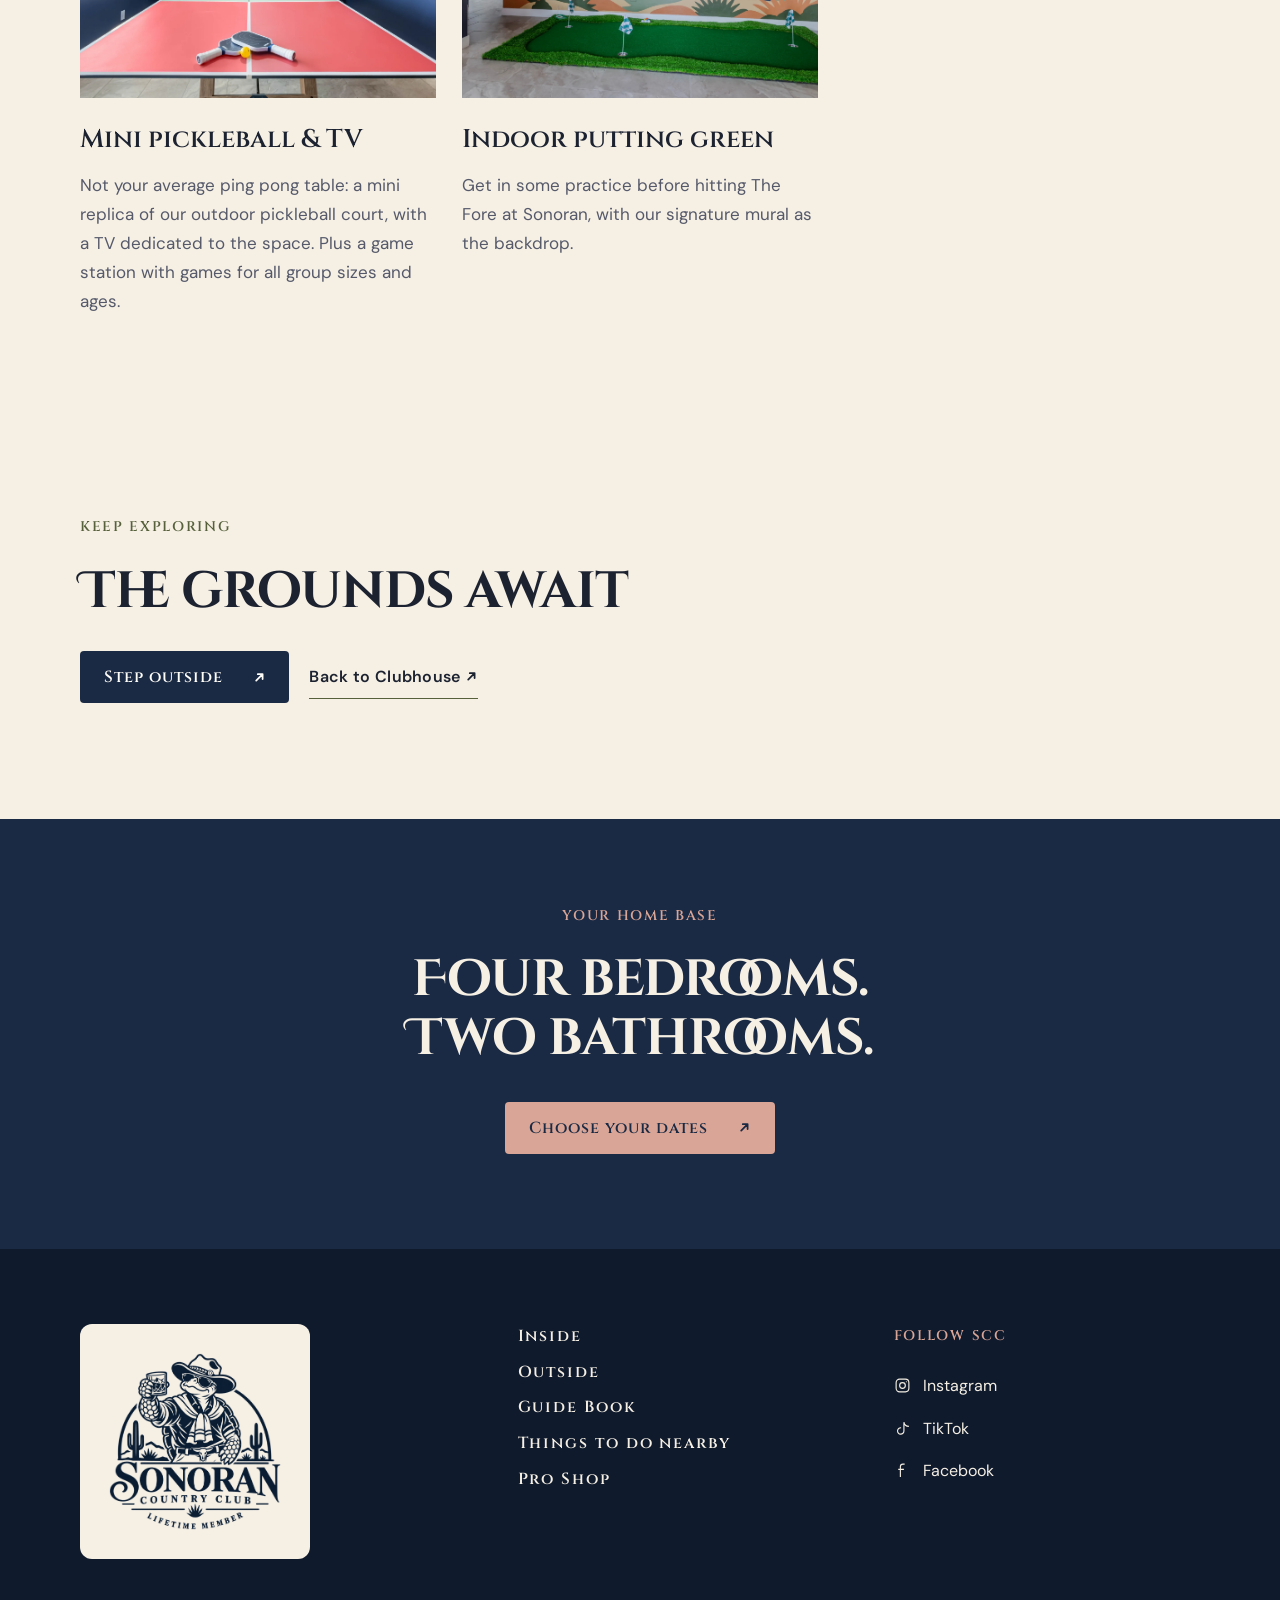
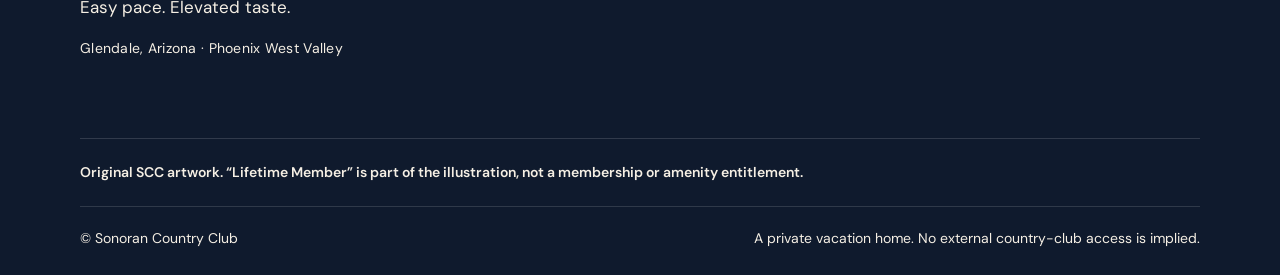
<file: inside/index.html>
<!DOCTYPE html>

<html lang="en"><head><meta charset="utf-8"/><meta content="width=device-width,initial-scale=1" name="viewport"/><meta content="noindex,nofollow,noarchive" name="robots"/><meta content="#172d38" name="theme-color"/><title>Inside — rooms &amp; everyday comforts | Sonoran Country Club</title><meta content="Explore the home’s four bedrooms, two bathrooms, living-room futon, kitchen, dining space, game room and laundry at Sonoran Country Club in Glendale." name="description"/><link href="https://www.sonorancountryclub.com/inside/" rel="canonical"/><meta content="website" property="og:type"/><meta content="A private desert clubhouse | Sonoran Country Club" property="og:title"/><meta content="Explore the home’s four bedrooms, two bathrooms, living-room futon, kitchen, dining space, game room and laundry at Sonoran Country Club in Glendale." property="og:description"/><meta content="https://www.sonorancountryclub.com/inside/" property="og:url"/><meta content="https://www.sonorancountryclub.com/assets/photos/fire-pit/twilight-fire-pit-adirondack-pool-patio.webp" property="og:image"/><meta content="Lit round fire pit surrounded by blue Adirondack chairs with pink-patterned pillows, with the pool, Bogey putting flag, string-lit patio and hot tub beyond." property="og:image:alt"/><meta content="summary_large_image" name="twitter:card"/><link href="/assets/tokens.css" rel="stylesheet"/><link href="/assets/style.css" rel="stylesheet"/><script type="application/ld+json">{"@context": "https://schema.org", "@type": ["VacationRental", "LodgingBusiness"], "@id": "https://www.sonorancountryclub.com/#property", "name": "Sonoran Country Club", "url": "https://www.sonorancountryclub.com/", "description": "Welcome to Sonoran Country Club, your private backyard clubhouse in Glendale. Play a round on The Fore at Sonoran, our four-hole mini golf course with breaks and sand traps. Cool off in the heated pool, challenge the crew to pickleball, then catch the game on the covered patio at \"Bogey's Oasis.\" After sunset, grab a seat by the fire pit or settle into the 6 person hot tub.", "image": "https://www.sonorancountryclub.com/assets/photos/exterior/aerial-backyard-pool-putting-greens-court.webp", "address": {"@type": "PostalAddress", "addressLocality": "Glendale"}, "checkinTime": "16:00", "checkoutTime": "10:00", "petsAllowed": false, "containsPlace": {"@type": "Accommodation", "additionalType": "Entire home", "numberOfBedrooms": 4, "numberOfBathroomsTotal": 2, "occupancy": {"@type": "QuantitativeValue", "value": 12}}, "sameAs": ["https://www.instagram.com/sonorancountryclub/", "https://www.tiktok.com/@sonorancc"]}</script><script defer="" src="/assets/site.js"></script><link href="/assets/brand/favicon.png" rel="icon" type="image/png"/><link href="/assets/readability.css" rel="stylesheet"/><link href="/assets/chooser.css" rel="stylesheet"/></head><body class="page-home"><a class="skip" href="#main">Skip to content</a><header class="site-header"><a aria-label="Sonoran Country Club home" class="brand-lockup" href="/"><img alt="Sonoran Country Club original seal" class="header-monogram" height="58" src="/assets/brand/seal-web.webp" width="63"/><span class="wordmark">Sonoran<span>COUNTRY CLUB</span></span></a><button aria-controls="main-nav" aria-expanded="false" class="menu-toggle">Menu <span aria-hidden="true">☰</span></button><nav aria-label="Main navigation" id="main-nav"><a aria-current="page" href="/">Clubhouse</a><a href="/guide/">Guide Book</a><a href="/nearby/">Things to do nearby</a><a href="/shop/">Pro Shop</a><div class="socials"><a aria-label="Sonoran Country Club on Instagram" href="https://www.instagram.com/sonorancountryclub/" rel="noopener noreferrer" target="_blank"><svg aria-hidden="true" viewbox="0 0 24 24"><rect height="18" rx="5" width="18" x="3" y="3"></rect><circle cx="12" cy="12" r="4"></circle><circle class="dot" cx="17.5" cy="6.7" r=".8"></circle></svg><span>Instagram</span></a><a aria-label="Sonoran Country Club on TikTok" href="https://www.tiktok.com/@sonorancc" rel="noopener noreferrer" target="_blank"><svg aria-hidden="true" viewbox="0 0 24 24"><path d="M14 3v12.5a4.5 4.5 0 1 1-4-4.47M14 3c.6 4 3 6 7 6"></path></svg><span>TikTok</span></a><a aria-label="Sonoran Country Club on Facebook" href="https://www.facebook.com/profile.php?id=61595750133913" rel="noopener noreferrer" target="_blank"><svg aria-hidden="true" viewbox="0 0 24 24"><path d="M15 3h-2.5A3.5 3.5 0 0 0 9 6.5V21M6 10.5h8"></path></svg><span>Facebook</span></a></div><a class="button small" href="/book/">Book your stay <span aria-hidden="true"><svg class="arw" aria-hidden="true" focusable="false" viewBox="0 0 16 16" width="0.8em" height="0.8em" style="display:inline-block;vertical-align:-0.05em" fill="none" stroke="currentColor" stroke-width="2.2" stroke-linecap="round" stroke-linejoin="round"><path d="M4 12L12 4M6 4h6v6"/></svg></span></a></nav></header><main id="main"><section class="section rooms" id="rooms"><div class="section-top"><div><p class="eyebrow">GOOD NIGHTS, GREAT MORNINGS</p><h1>The guest suites</h1></div><a class="text-link" href="/gallery/">Every room, every angle <svg class="arw" aria-hidden="true" focusable="false" viewBox="0 0 16 16" width="0.8em" height="0.8em" style="display:inline-block;vertical-align:-0.05em" fill="none" stroke="currentColor" stroke-width="2.2" stroke-linecap="round" stroke-linejoin="round"><path d="M4 12L12 4M6 4h6v6"/></svg></a></div><div class="room-grid"><a class="room-card" href="/gallery/?room=primary-retreat"><img alt="Bedroom with green bedding, a wood-slat wall, crossed golf clubs, a leather bench and a navy geometric rug." class="" decoding="async" height="1333" loading="lazy" src="/assets/photos/bedrooms/golf-bedroom-wood-slat-wall-navy-rug.webp" width="2000"/><div><h3>The primary retreat</h3><span>EXPLORE <svg class="arw" aria-hidden="true" focusable="false" viewBox="0 0 16 16" width="0.8em" height="0.8em" style="display:inline-block;vertical-align:-0.05em" fill="none" stroke="currentColor" stroke-width="2.2" stroke-linecap="round" stroke-linejoin="round"><path d="M4 12L12 4M6 4h6v6"/></svg></span></div></a><a class="room-card" href="/gallery/?room=rose-room"><img alt="Bedroom with rose-colored walls, a black headboard, patterned bedding, cream curtains and knitted poufs." class="" decoding="async" height="1333" loading="lazy" src="/assets/photos/bedrooms/rose-bedroom-black-headboard-cream-curtains.webp" width="2000"/><div><h3>The rose room · Queen</h3><span>EXPLORE <svg class="arw" aria-hidden="true" focusable="false" viewBox="0 0 16 16" width="0.8em" height="0.8em" style="display:inline-block;vertical-align:-0.05em" fill="none" stroke="currentColor" stroke-width="2.2" stroke-linecap="round" stroke-linejoin="round"><path d="M4 12L12 4M6 4h6v6"/></svg></span></div></a><a class="room-card" href="/gallery/?room=bunk-room"><img alt="Two metal bunk beds, a wall-mounted television, pink curtains and a green rug." class="" decoding="async" height="1333" loading="lazy" src="/assets/photos/bunk-room/metal-bunk-beds-tv-green-rug.webp" width="2000"/><div><h3>The bunk room</h3><span>EXPLORE <svg class="arw" aria-hidden="true" focusable="false" viewBox="0 0 16 16" width="0.8em" height="0.8em" style="display:inline-block;vertical-align:-0.05em" fill="none" stroke="currentColor" stroke-width="2.2" stroke-linecap="round" stroke-linejoin="round"><path d="M4 12L12 4M6 4h6v6"/></svg></span></div></a><a class="room-card" href="/gallery/?room=desert-blues"><img alt="Bedroom with a cane headboard, blue bedding, desert-patterned wallpaper and a curtained window." class="" decoding="async" height="1333" loading="lazy" src="/assets/photos/bedrooms/cane-headboard-bedroom-blue-bedding-window.webp" width="2000"/><div><h3>Desert blues · King</h3><span>EXPLORE <svg class="arw" aria-hidden="true" focusable="false" viewBox="0 0 16 16" width="0.8em" height="0.8em" style="display:inline-block;vertical-align:-0.05em" fill="none" stroke="currentColor" stroke-width="2.2" stroke-linecap="round" stroke-linejoin="round"><path d="M4 12L12 4M6 4h6v6"/></svg></span></div></a><a class="room-card" href="/gallery/?room=futon"><img alt="Olive-gray futon with olive and navy chevron pillows against a blue wall in the living room." class="" decoding="async" height="1200" loading="lazy" src="/assets/photos/living-room/futon-olive-closeup.webp" width="1320"/><div><h3>The living-room futon</h3><span>EXPLORE <svg class="arw" aria-hidden="true" focusable="false" viewBox="0 0 16 16" width="0.8em" height="0.8em" style="display:inline-block;vertical-align:-0.05em" fill="none" stroke="currentColor" stroke-width="2.2" stroke-linecap="round" stroke-linejoin="round"><path d="M4 12L12 4M6 4h6v6"/></svg></span></div></a></div><p class="fine-print">Four bedrooms, two baths. Two king beds, a queen bed in the rose room, two twin-over-twin bunks in the bunk room, plus the olive futon in the living room with extra linens and pillows.</p><div class="bathrooms-room-group"><h3>Bathrooms</h3><div class="room-grid bathrooms-grid"><a class="room-card" href="/gallery/?room=bathrooms"><img alt="Primary bathroom with a wood vanity, round mirror and glass-enclosed blue-tile walk-in shower." decoding="async" height="1200" loading="lazy" sizes="(max-width:600px) calc(100vw - 48px), 43vw" src="/assets/photos/bathrooms/primary-bath-walk-in-shower-eric.webp" srcset="/assets/photos/bathrooms/primary-bath-walk-in-shower-eric-900.webp 900w, /assets/photos/bathrooms/primary-bath-walk-in-shower-eric.webp 1800w" width="1800"/><div><h3>Primary bath</h3><span>Walk-in shower</span></div></a><a class="room-card" href="/gallery/?room=bathrooms"><img alt="Second bathroom with a blue-tiled tub and shower, white shower curtain and double vanity with round mirrors." decoding="async" height="1200" loading="lazy" sizes="(max-width:600px) calc(100vw - 48px), 43vw" src="/assets/photos/bathrooms/second-bath-tub-double-vanity-eric.webp" srcset="/assets/photos/bathrooms/second-bath-tub-double-vanity-eric-900.webp 900w, /assets/photos/bathrooms/second-bath-tub-double-vanity-eric.webp 1800w" width="1800"/><div><h3>Second bath</h3><span>Tub/shower · double vanity</span></div></a></div></div></section><section class="section amenities" id="living"><div class="section-top"><div><p class="eyebrow">THE EVERYDAY COMFORTS</p><h2>The clubhouse lounge</h2></div></div><div class="experience-grid"><article><a href="/gallery/?room=kitchen"><img alt="The property kitchen and coffee station" decoding="async" height="1333" loading="lazy" src="/assets/photos/kitchen/coffee-station-brewers-blue-tile-kitchen.webp" width="2000"/></a><div class="card-label"><h3>Kitchen &amp; dining</h3><p>Kitchen equipment and an indoor dining space, with the coffee bar close by.</p></div></article><article><a href="/gallery/?room=laundry"><img alt="The property washer and dryer" decoding="async" height="1333" loading="lazy" src="/assets/photos/laundry/front-load-washer-dryer-laundry-shelves.webp" width="2000"/></a><div class="card-label"><h3>Laundry</h3><p>A washing machine and dryer in the room off the garage entrance. Follow the posted instructions on each machine.</p></div></article><article><a href="/gallery/?room=living-room"><img alt="The property living room with sofas and green armchairs" decoding="async" height="1333" loading="lazy" src="/assets/photos/living-room/navy-living-room-green-armchairs-golf-wall.webp" width="2000"/></a><div class="card-label"><h3>Living room &amp; TVs</h3><p>TVs and entertainment systems are available for personal use. Please log out of streaming services before checkout.</p></div></article></div><div class="property-essentials"><h3>The everyday comforts</h3><p>Free Wi-Fi and heating &amp; cooling are available in the home. Keep outside doors and windows closed while the system is running.</p><a class="text-link" href="/guide/">Guest instructions in the Guide Book <svg class="arw" aria-hidden="true" focusable="false" viewBox="0 0 16 16" width="0.8em" height="0.8em" style="display:inline-block;vertical-align:-0.05em" fill="none" stroke="currentColor" stroke-width="2.2" stroke-linecap="round" stroke-linejoin="round"><path d="M4 12L12 4M6 4h6v6"/></svg></a></div></section><section class="section amenities" id="game-room"><div class="section-top"><div><p class="eyebrow">INDOOR GAMES</p><h2>The clubhouse game room</h2></div></div><div class="experience-grid"><article><a href="/gallery/?room=game-room"><img alt="Red and green game table with a net, paddles and a yellow ball in a navy room with golf posters and a television." decoding="async" height="1333" loading="lazy" src="/assets/photos/game-room/red-green-game-table-golf-posters-tv.webp" width="2000"/></a><div class="card-label"><h3>Mini pickleball &amp; TV</h3><p>Not your average ping pong table: a mini replica of our outdoor pickleball court, with a TV dedicated to the space. Plus a game station with games for all group sizes and ages.</p></div></article><article><a href="/gallery/?room=indoor-mini-golf"><img alt="Indoor putting green with three flags beneath a Sonoran Country Club desert mural featuring a turtle golfer." decoding="async" height="1333" loading="lazy" src="/assets/photos/indoor-mini-golf/indoor-putting-green-sonoran-country-club-mural.webp" width="2000"/></a><div class="card-label"><h3>Indoor putting green</h3><p>Get in some practice before hitting The Fore at Sonoran, with our signature mural as the backdrop.</p></div></article></div></section><section class="section cross-explore"><p class="eyebrow">KEEP EXPLORING</p><h2>The grounds await</h2><a class="button" href="/outside/">Step outside <svg class="arw" aria-hidden="true" focusable="false" viewBox="0 0 16 16" width="0.8em" height="0.8em" style="display:inline-block;vertical-align:-0.05em" fill="none" stroke="currentColor" stroke-width="2.2" stroke-linecap="round" stroke-linejoin="round"><path d="M4 12L12 4M6 4h6v6"/></svg></a><a class="text-link" href="/">Back to Clubhouse <svg class="arw" aria-hidden="true" focusable="false" viewBox="0 0 16 16" width="0.8em" height="0.8em" style="display:inline-block;vertical-align:-0.05em" fill="none" stroke="currentColor" stroke-width="2.2" stroke-linecap="round" stroke-linejoin="round"><path d="M4 12L12 4M6 4h6v6"/></svg></a></section><section class="cta-band"><p class="eyebrow">YOUR HOME BASE</p><h2>Four bedrooms.<br/>Two bathrooms.</h2><a class="button rose" href="/book/">Choose your dates <span aria-hidden="true"><svg class="arw" aria-hidden="true" focusable="false" viewBox="0 0 16 16" width="0.8em" height="0.8em" style="display:inline-block;vertical-align:-0.05em" fill="none" stroke="currentColor" stroke-width="2.2" stroke-linecap="round" stroke-linejoin="round"><path d="M4 12L12 4M6 4h6v6"/></svg></span></a></section></main><footer><div class="footer-main"><div><a aria-label="Sonoran Country Club home" class="footer-badge cream-art-panel" href="/"><img alt="Original Sonoran Country Club Bogey badge with Lifetime Member artwork" height="234" src="/assets/brand/lifetime-web.webp" width="240"/></a><p class="footer-tagline">Easy pace. Elevated taste.</p><p>Glendale, Arizona · Phoenix West Valley</p></div><div><div class="footer-nav"><a href="/inside/">Inside</a><a href="/outside/">Outside</a><a href="/guide/">Guide Book</a><a href="/nearby/">Things to do nearby</a><a href="/shop/">Pro Shop</a></div></div><div><span class="eyebrow">Follow SCC</span><div class="socials"><a aria-label="Sonoran Country Club on Instagram" href="https://www.instagram.com/sonorancountryclub/" rel="noopener noreferrer" target="_blank"><svg aria-hidden="true" viewbox="0 0 24 24"><rect height="18" rx="5" width="18" x="3" y="3"></rect><circle cx="12" cy="12" r="4"></circle><circle class="dot" cx="17.5" cy="6.7" r=".8"></circle></svg><span>Instagram</span></a><a aria-label="Sonoran Country Club on TikTok" href="https://www.tiktok.com/@sonorancc" rel="noopener noreferrer" target="_blank"><svg aria-hidden="true" viewbox="0 0 24 24"><path d="M14 3v12.5a4.5 4.5 0 1 1-4-4.47M14 3c.6 4 3 6 7 6"></path></svg><span>TikTok</span></a><a aria-label="Sonoran Country Club on Facebook" href="https://www.facebook.com/profile.php?id=61595750133913" rel="noopener noreferrer" target="_blank"><svg aria-hidden="true" viewbox="0 0 24 24"><path d="M15 3h-2.5A3.5 3.5 0 0 0 9 6.5V21M6 10.5h8"></path></svg><span>Facebook</span></a></div></div></div><div class="brand-art-note">Original SCC artwork. “Lifetime Member” is part of the illustration, not a membership or amenity entitlement.</div><div class="footer-bottom"><span>© Sonoran Country Club</span><span>A private vacation home. No external country-club access is implied.</span></div></footer><script src="/assets/assistant/scc-assistant.js" data-endpoint="https://scc-assistant.sonorantortoisecc.workers.dev/chat" defer></script>
</body></html>
</file>
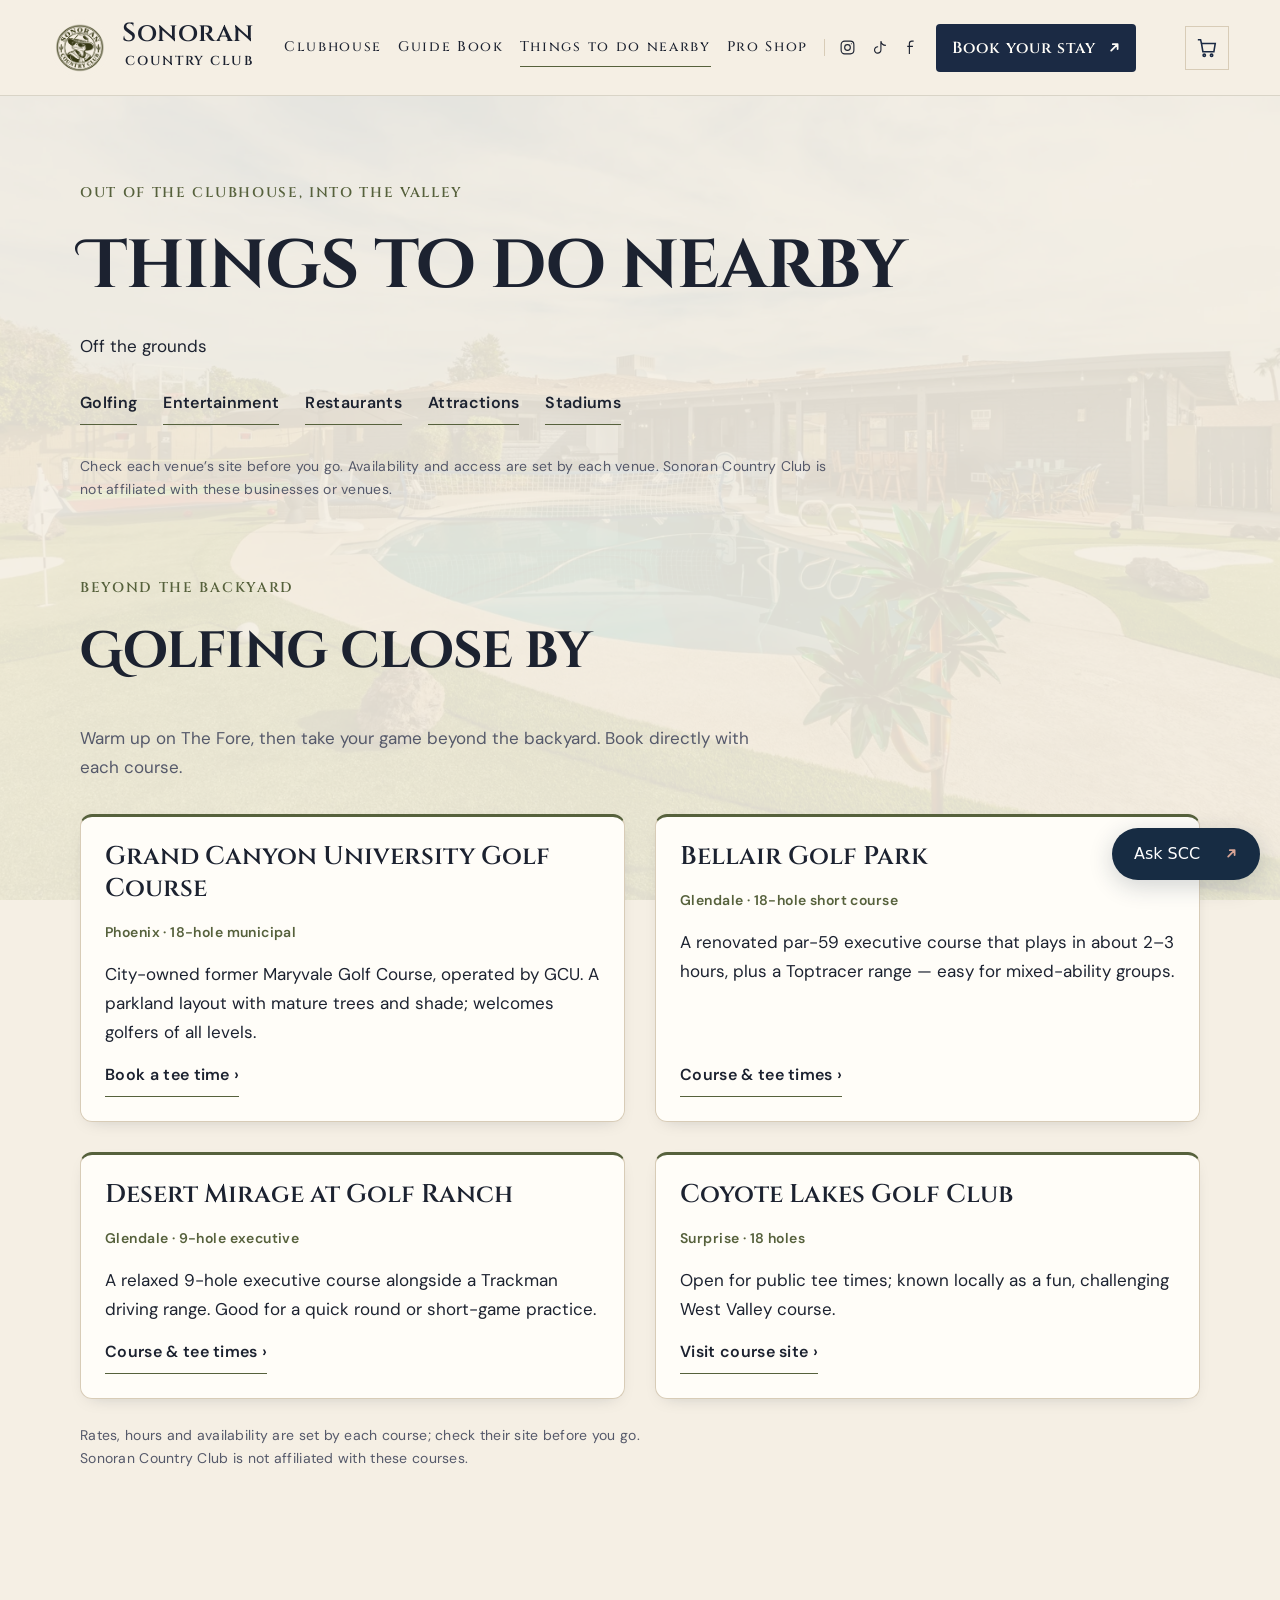
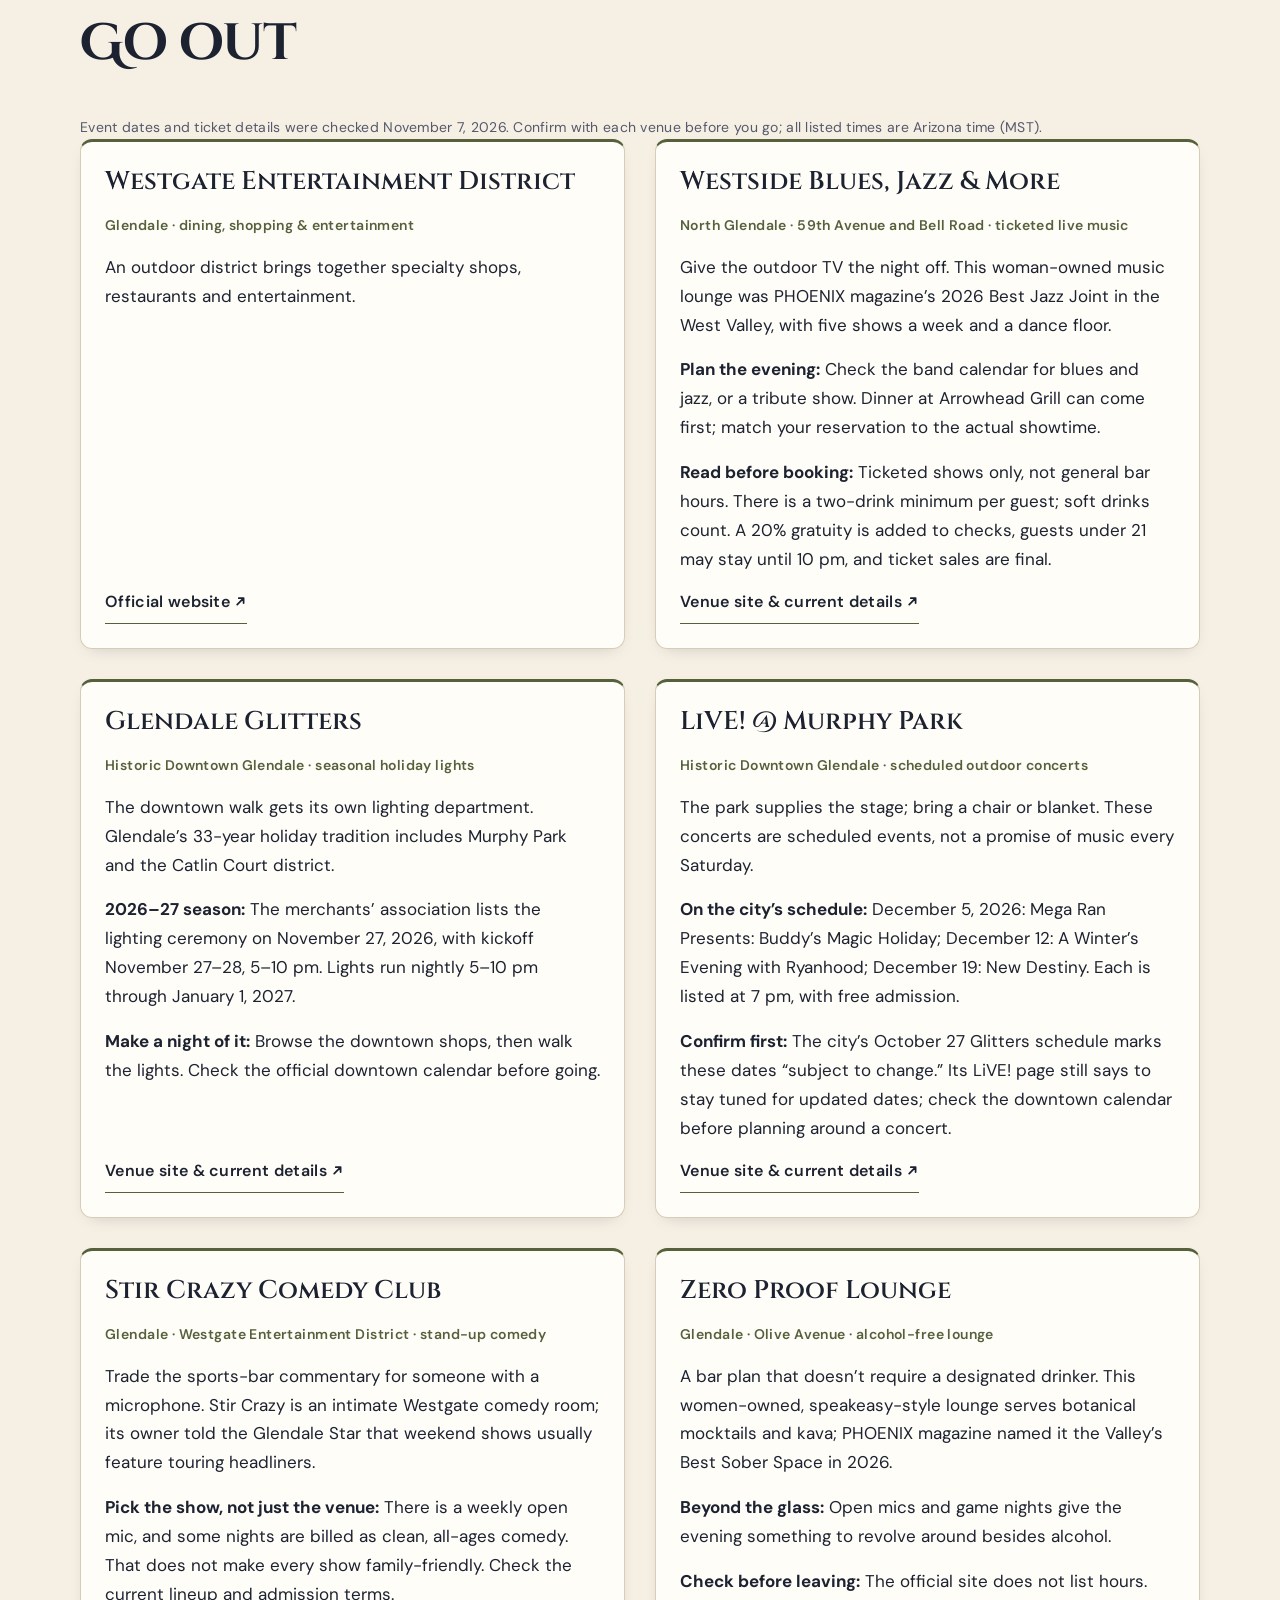
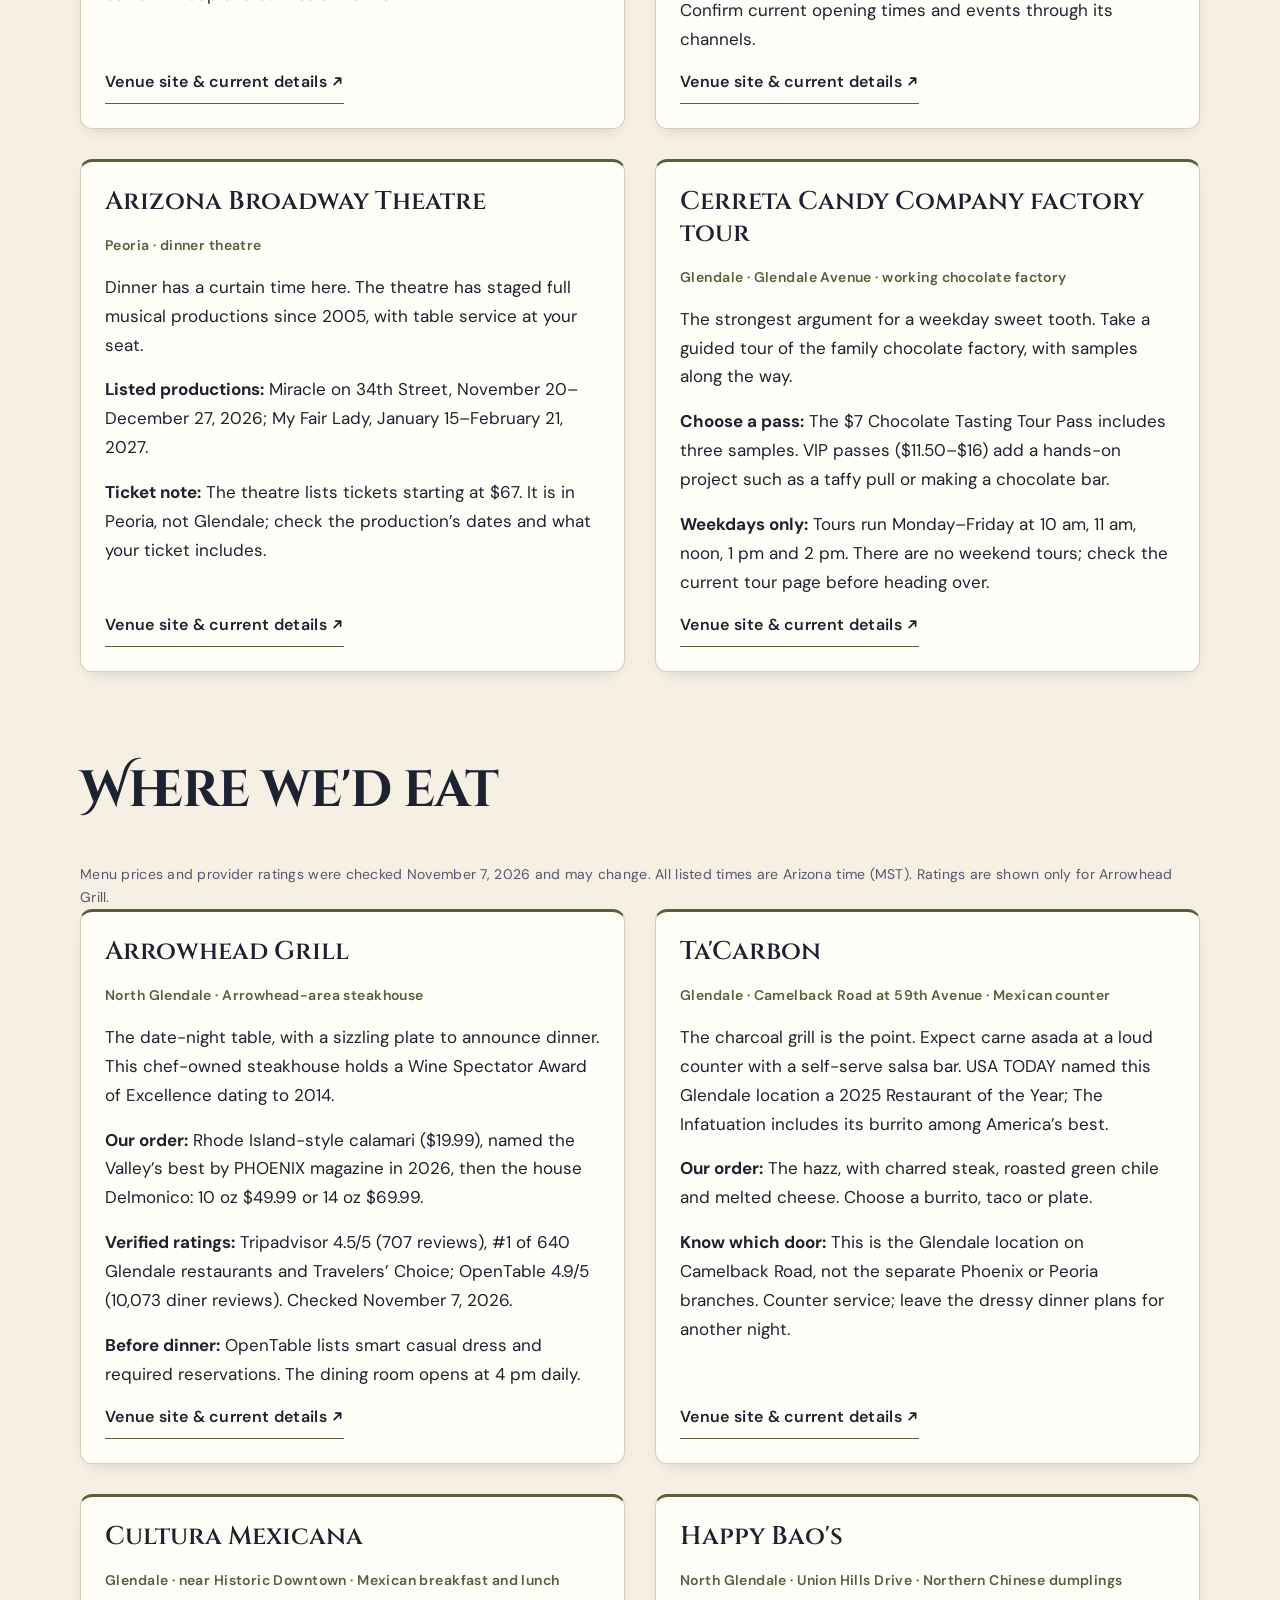
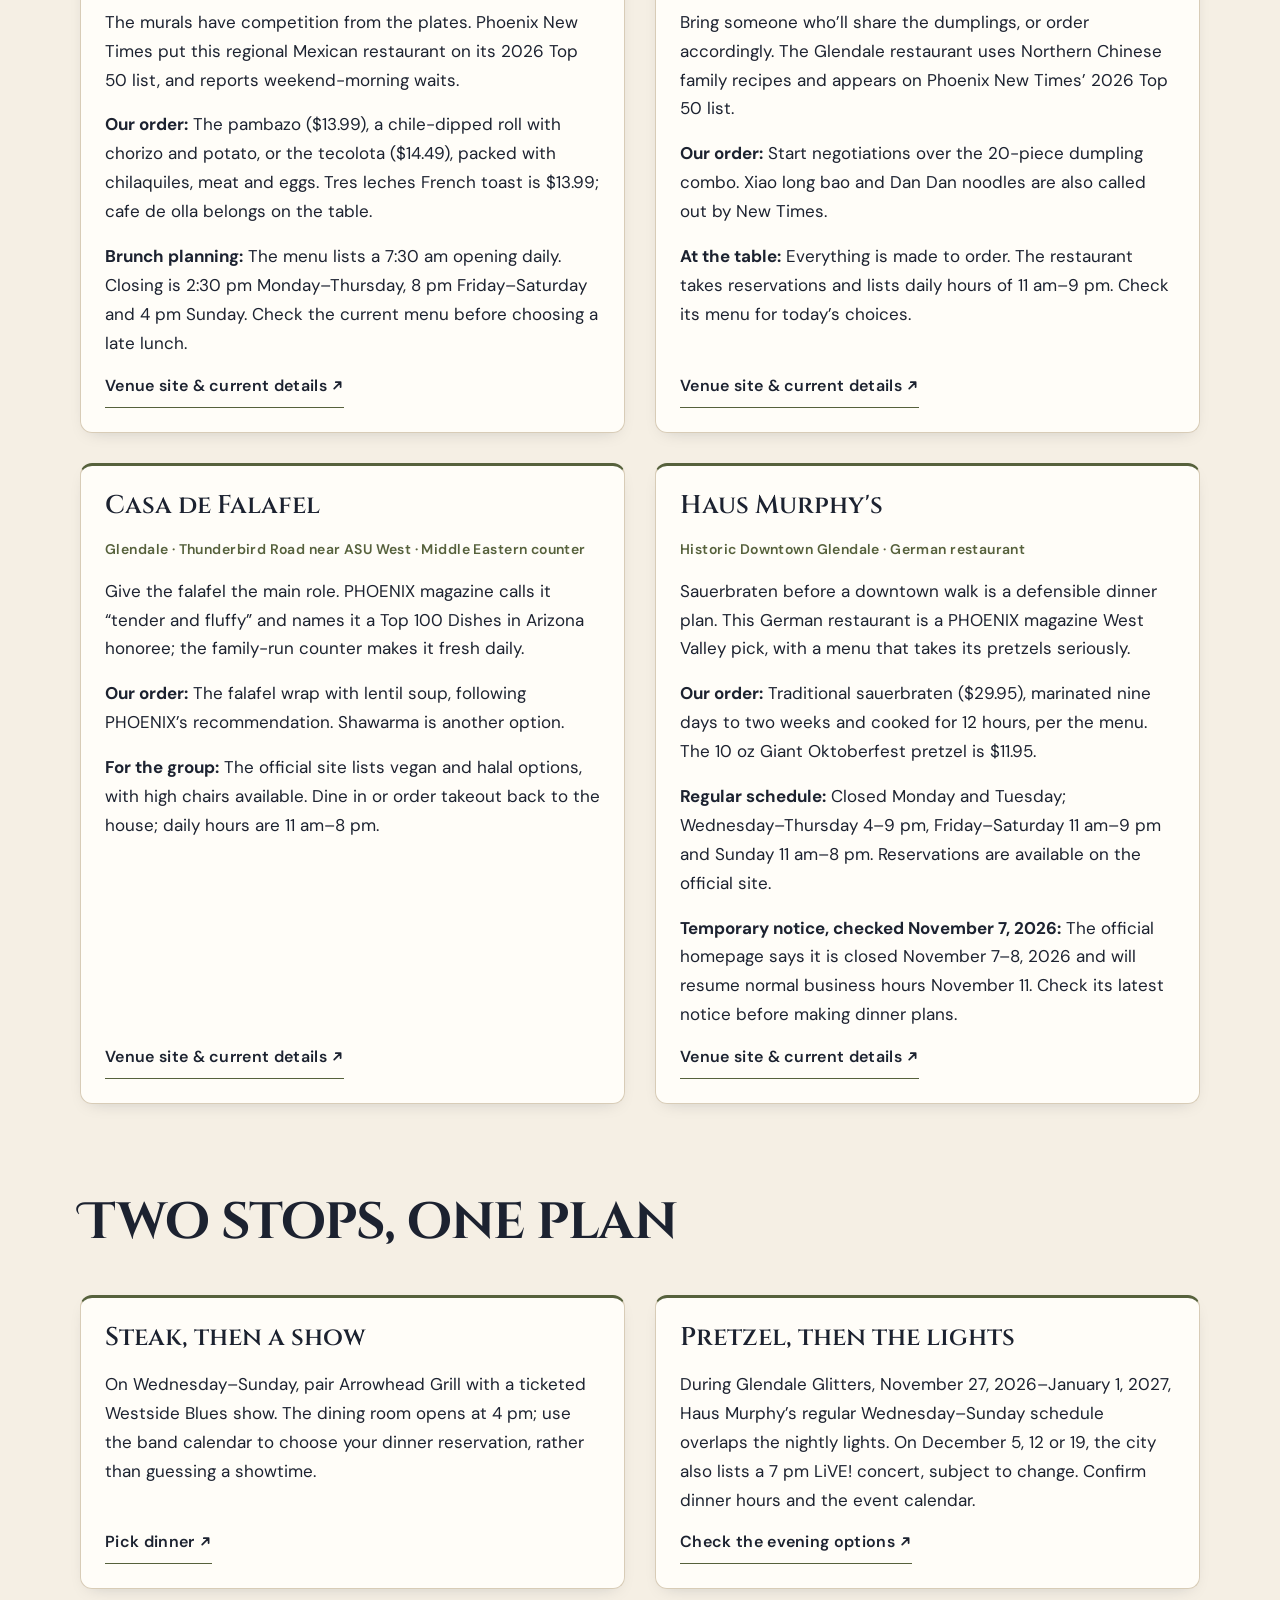
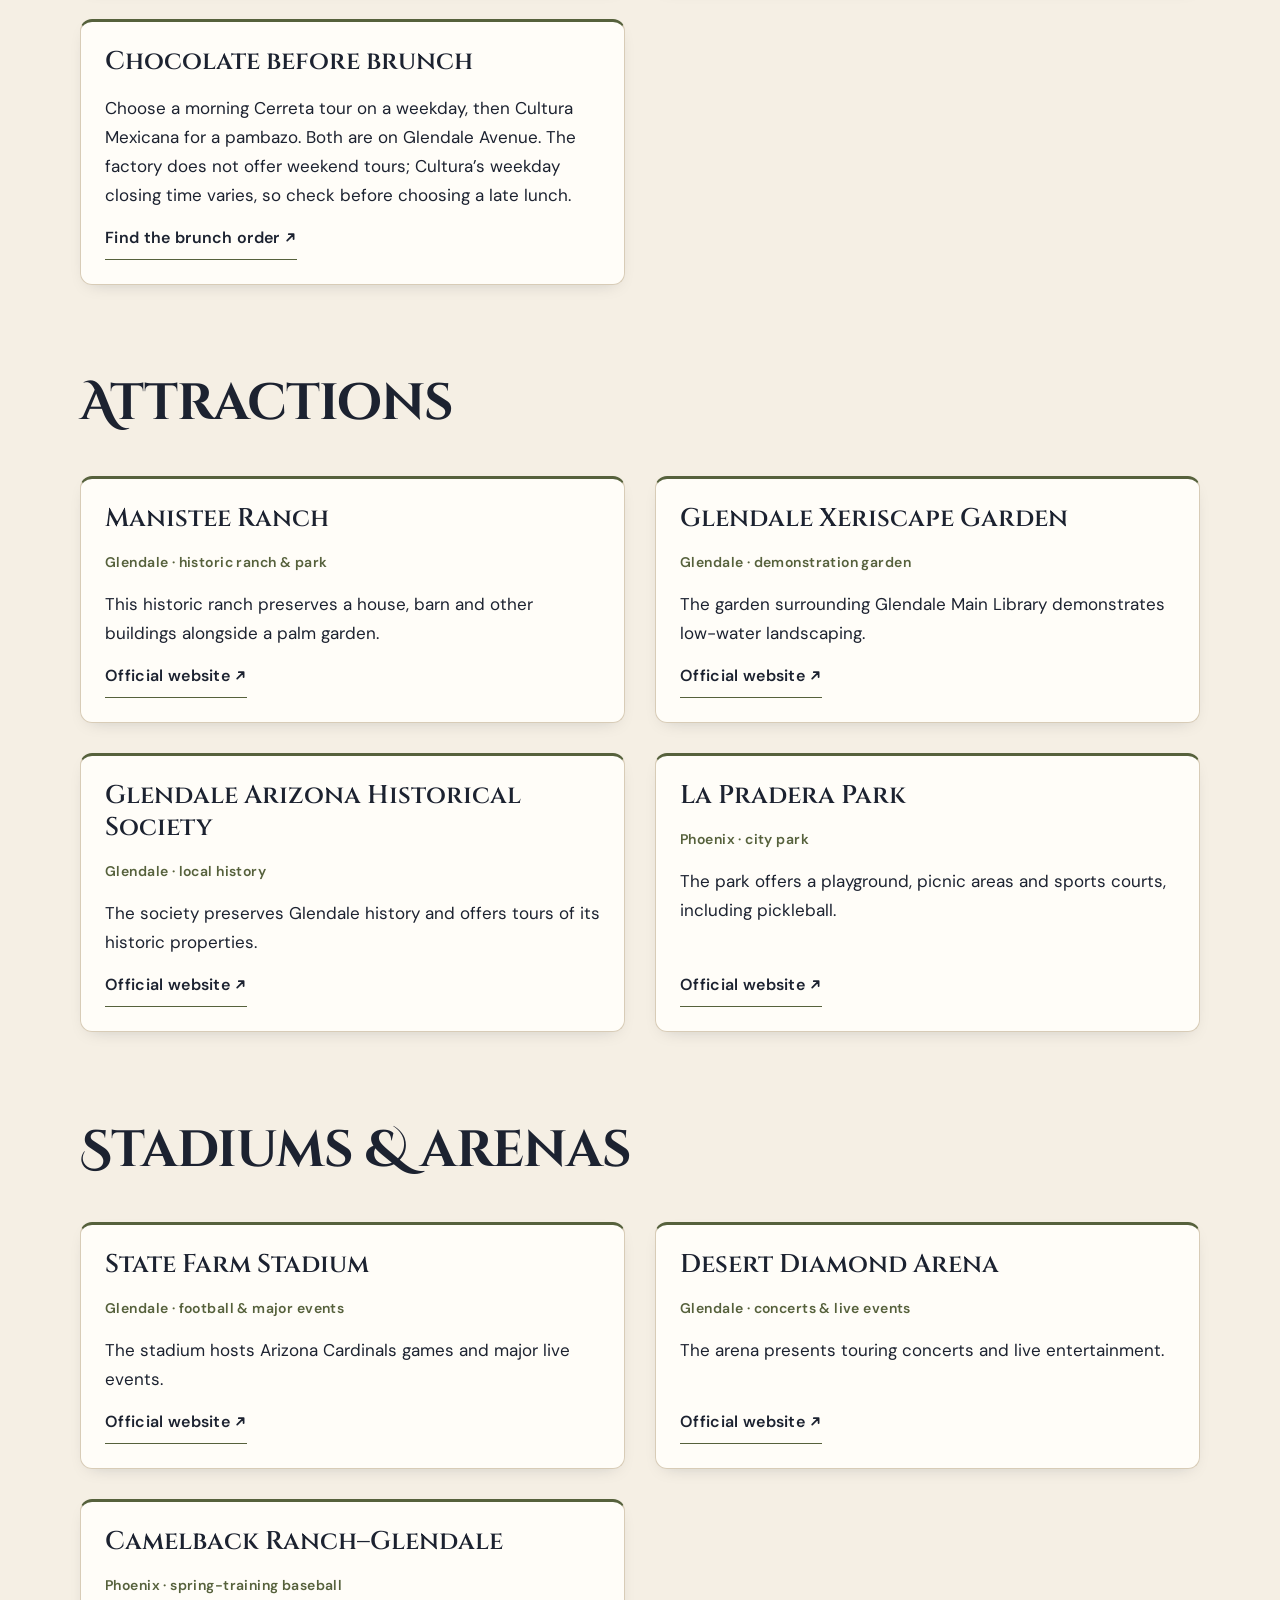
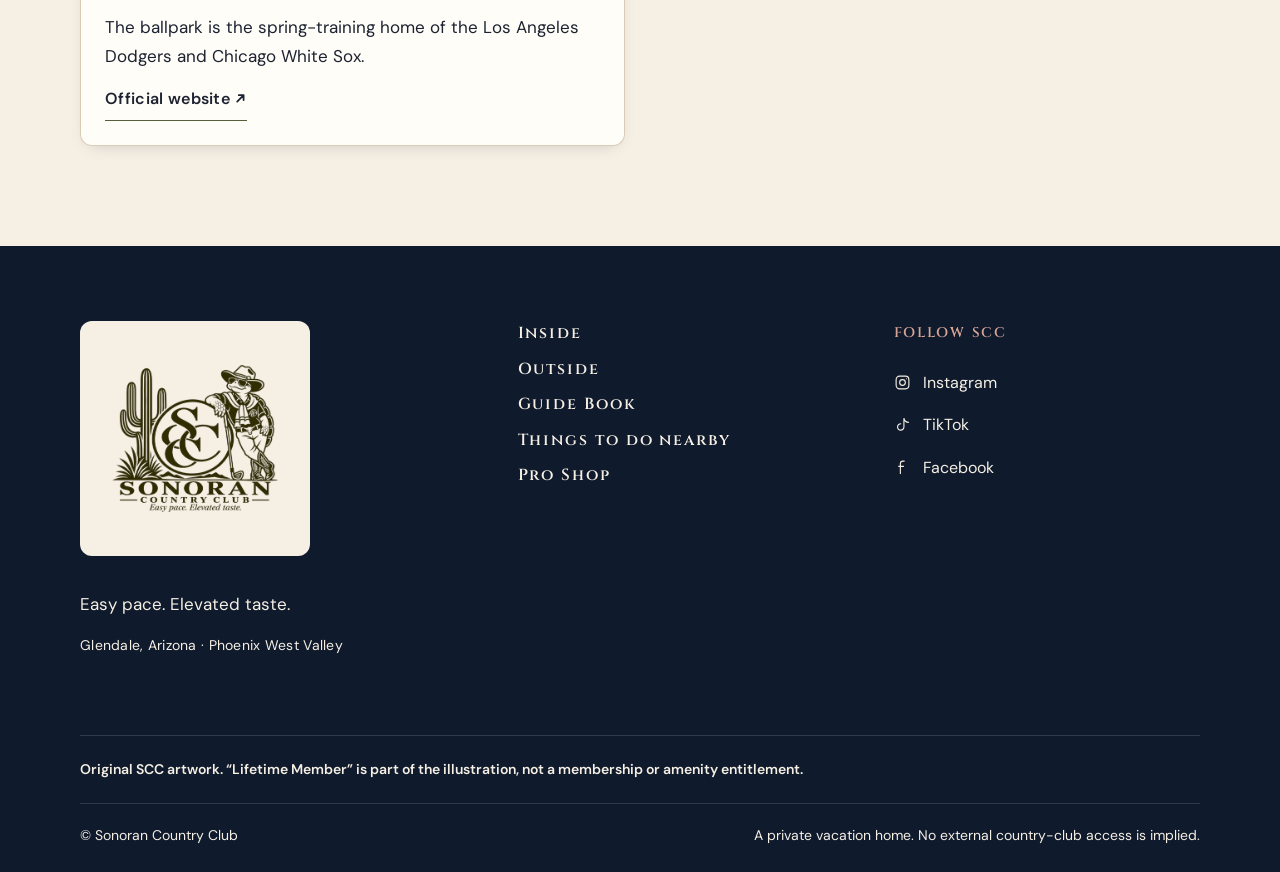
<file: nearby/index.html>
<!DOCTYPE html>

<html lang="en"><head><meta charset="utf-8"/><meta content="width=device-width,initial-scale=1" name="viewport"/><meta content="noindex,nofollow,noarchive" name="robots"/><meta content="#172d38" name="theme-color"/><title>Things to do nearby | Sonoran Country Club</title><meta content="Golf, dining, entertainment, attractions and stadiums around Glendale and the West Valley." name="description"/><link href="https://www.sonorancountryclub.com/nearby/" rel="canonical"/><link href="/assets/tokens.css" rel="stylesheet"/><link href="/assets/style.css" rel="stylesheet"/><script defer="" src="/assets/site.js"></script><link href="/assets/brand/favicon.png" rel="icon" type="image/png"/><link href="/assets/readability.css" rel="stylesheet"/></head><body class="page-home"><a class="skip" href="#main">Skip to content</a><header class="site-header"><a aria-label="Sonoran Country Club home" class="brand-lockup" href="/"><img alt="Sonoran Country Club original seal" class="header-monogram" height="58" src="/assets/brand/seal-web.webp" width="63"/><span class="wordmark">Sonoran<span>COUNTRY CLUB</span></span></a><button aria-controls="main-nav" aria-expanded="false" class="menu-toggle">Menu <span aria-hidden="true">☰</span></button><nav aria-label="Main navigation" id="main-nav"><a href="/">Clubhouse</a><a href="/guide/">Guide Book</a><a aria-current="page" href="/nearby/">Things to do nearby</a><a href="/shop/">Pro Shop</a><div class="socials"><a aria-label="Sonoran Country Club on Instagram" href="https://www.instagram.com/sonorancountryclub/" rel="noopener noreferrer" target="_blank"><svg aria-hidden="true" viewbox="0 0 24 24"><rect height="18" rx="5" width="18" x="3" y="3"></rect><circle cx="12" cy="12" r="4"></circle><circle class="dot" cx="17.5" cy="6.7" r=".8"></circle></svg><span>Instagram</span></a><a aria-label="Sonoran Country Club on TikTok" href="https://www.tiktok.com/@sonorancc" rel="noopener noreferrer" target="_blank"><svg aria-hidden="true" viewbox="0 0 24 24"><path d="M14 3v12.5a4.5 4.5 0 1 1-4-4.47M14 3c.6 4 3 6 7 6"></path></svg><span>TikTok</span></a><a aria-label="Sonoran Country Club on Facebook" href="https://www.facebook.com/profile.php?id=61595750133913" rel="noopener noreferrer" target="_blank"><svg aria-hidden="true" viewbox="0 0 24 24"><path d="M15 3h-2.5A3.5 3.5 0 0 0 9 6.5V21M6 10.5h8"></path></svg><span>Facebook</span></a></div><a class="button small" href="/book/">Book your stay <span aria-hidden="true"><svg class="arw" aria-hidden="true" focusable="false" viewBox="0 0 16 16" width="0.8em" height="0.8em" style="display:inline-block;vertical-align:-0.05em" fill="none" stroke="currentColor" stroke-width="2.2" stroke-linecap="round" stroke-linejoin="round"><path d="M4 12L12 4M6 4h6v6"/></svg></span></a></nav></header><main id="main"><div class="page-heading nearby-heading"><p class="eyebrow">OUT OF THE CLUBHOUSE, INTO THE VALLEY</p><h1>Things to do nearby</h1><p>Off the grounds</p><nav aria-label="Nearby categories" class="nearby-jumps"><a class="text-link" href="#golf">Golfing</a><a class="text-link" href="#entertainment">Entertainment</a><a class="text-link" href="#restaurants">Restaurants</a><a class="text-link" href="#attractions">Attractions</a><a class="text-link" href="#stadiums">Stadiums</a></nav><p class="fine-print">Check each venue’s site before you go. Availability and access are set by each venue. Sonoran Country Club is not affiliated with these businesses or venues.</p></div><section aria-labelledby="nearby-golf-heading" class="section nearby-golf" id="golf"><div class="section-top"><div><p class="eyebrow">BEYOND THE BACKYARD</p><h2 id="nearby-golf-heading">Golfing close by</h2></div></div><p class="golf-intro">Warm up on The Fore, then take your game beyond the backyard. Book directly with each course.</p><div class="fore-grid"><article class="fore-card golf-card"><div><h3>Grand Canyon University Golf Course</h3><p class="meta">Phoenix · 18-hole municipal</p><p>City-owned former Maryvale Golf Course, operated by GCU. A parkland layout with mature trees and shade; welcomes golfers of all levels.</p><a class="text-link" href="https://gcugolf.com/book-a-tee-time/" rel="noopener">Book a tee time ›</a></div></article><article class="fore-card golf-card"><div><h3>Bellair Golf Park</h3><p class="meta">Glendale · 18-hole short course</p><p>A renovated par-59 executive course that plays in about 2–3 hours, plus a Toptracer range — easy for mixed-ability groups.</p><a class="text-link" href="https://www.bellairgolfpark.com/the-course" rel="noopener">Course &amp; tee times ›</a></div></article><article class="fore-card golf-card"><div><h3>Desert Mirage at Golf Ranch</h3><p class="meta">Glendale · 9-hole executive</p><p>A relaxed 9-hole executive course alongside a Trackman driving range. Good for a quick round or short-game practice.</p><a class="text-link" href="https://www.golfranch.com/locations/glendale-az" rel="noopener">Course &amp; tee times ›</a></div></article><article class="fore-card golf-card"><div><h3>Coyote Lakes Golf Club</h3><p class="meta">Surprise · 18 holes</p><p>Open for public tee times; known locally as a fun, challenging West Valley course.</p><a class="text-link" href="https://www.coyotelakesgolfclub.com/" rel="noopener">Visit course site ›</a></div></article></div><div class="fore-bottom"><p class="fine-print">Rates, hours and availability are set by each course; check their site before you go. Sonoran Country Club is not affiliated with these courses.</p></div></section><section class="section nearby-golf nearby-category" id="entertainment"><div class="section-top"><h2>Go out</h2></div><p class="fine-print">Event dates and ticket details were checked November 7, 2026. Confirm with each venue before you go; all listed times are Arizona time (MST).</p><div class="fore-grid"><article class="fore-card golf-card"><div><h3>Westgate Entertainment District</h3><p class="meta">Glendale · dining, shopping &amp; entertainment</p><p>An outdoor district brings together specialty shops, restaurants and entertainment.</p><a class="text-link" href="https://westgateaz.com/" rel="noopener noreferrer" target="_blank">Official website <svg class="arw" aria-hidden="true" focusable="false" viewBox="0 0 16 16" width="0.8em" height="0.8em" style="display:inline-block;vertical-align:-0.05em" fill="none" stroke="currentColor" stroke-width="2.2" stroke-linecap="round" stroke-linejoin="round"><path d="M4 12L12 4M6 4h6v6"/></svg></a></div></article><article class="fore-card golf-card"><div><h3>Westside Blues, Jazz &amp; More</h3><p class="meta">North Glendale · 59th Avenue and Bell Road · ticketed live music</p><p>Give the outdoor TV the night off. This woman-owned music lounge was PHOENIX magazine’s 2026 Best Jazz Joint in the West Valley, with five shows a week and a dance floor.</p><p><strong>Plan the evening:</strong> Check the band calendar for blues and jazz, or a tribute show. Dinner at Arrowhead Grill can come first; match your reservation to the actual showtime.</p><p><strong>Read before booking:</strong> Ticketed shows only, not general bar hours. There is a two-drink minimum per guest; soft drinks count. A 20% gratuity is added to checks, guests under 21 may stay until 10 pm, and ticket sales are final.</p><a class="text-link" href="https://westsideblues.com/" rel="noopener noreferrer" target="_blank">Venue site &amp; current details <svg class="arw" aria-hidden="true" focusable="false" viewBox="0 0 16 16" width="0.8em" height="0.8em" style="display:inline-block;vertical-align:-0.05em" fill="none" stroke="currentColor" stroke-width="2.2" stroke-linecap="round" stroke-linejoin="round"><path d="M4 12L12 4M6 4h6v6"/></svg></a></div></article><article class="fore-card golf-card"><div><h3>Glendale Glitters</h3><p class="meta">Historic Downtown Glendale · seasonal holiday lights</p><p>The downtown walk gets its own lighting department. Glendale’s 33-year holiday tradition includes Murphy Park and the Catlin Court district.</p><p><strong>2026–27 season:</strong> The merchants’ association lists the lighting ceremony on November 27, 2026, with kickoff November 27–28, 5–10 pm. Lights run nightly 5–10 pm through January 1, 2027.</p><p><strong>Make a night of it:</strong> Browse the downtown shops, then walk the lights. Check the official downtown calendar before going.</p><a class="text-link" href="https://visitdowntownglendale.com/" rel="noopener noreferrer" target="_blank">Venue site &amp; current details <svg class="arw" aria-hidden="true" focusable="false" viewBox="0 0 16 16" width="0.8em" height="0.8em" style="display:inline-block;vertical-align:-0.05em" fill="none" stroke="currentColor" stroke-width="2.2" stroke-linecap="round" stroke-linejoin="round"><path d="M4 12L12 4M6 4h6v6"/></svg></a></div></article><article class="fore-card golf-card"><div><h3>LiVE! @ Murphy Park</h3><p class="meta">Historic Downtown Glendale · scheduled outdoor concerts</p><p>The park supplies the stage; bring a chair or blanket. These concerts are scheduled events, not a promise of music every Saturday.</p><p><strong>On the city’s schedule:</strong> December 5, 2026: Mega Ran Presents: Buddy’s Magic Holiday; December 12: A Winter’s Evening with Ryanhood; December 19: New Destiny. Each is listed at 7 pm, with free admission.</p><p><strong>Confirm first:</strong> The city’s October 27 Glitters schedule marks these dates “subject to change.” Its LiVE! page still says to stay tuned for updated dates; check the downtown calendar before planning around a concert.</p><a class="text-link" href="https://visitdowntownglendale.com/" rel="noopener noreferrer" target="_blank">Venue site &amp; current details <svg class="arw" aria-hidden="true" focusable="false" viewBox="0 0 16 16" width="0.8em" height="0.8em" style="display:inline-block;vertical-align:-0.05em" fill="none" stroke="currentColor" stroke-width="2.2" stroke-linecap="round" stroke-linejoin="round"><path d="M4 12L12 4M6 4h6v6"/></svg></a></div></article><article class="fore-card golf-card"><div><h3>Stir Crazy Comedy Club</h3><p class="meta">Glendale · Westgate Entertainment District · stand-up comedy</p><p>Trade the sports-bar commentary for someone with a microphone. Stir Crazy is an intimate Westgate comedy room; its owner told the Glendale Star that weekend shows usually feature touring headliners.</p><p><strong>Pick the show, not just the venue:</strong> There is a weekly open mic, and some nights are billed as clean, all-ages comedy. That does not make every show family-friendly. Check the current lineup and admission terms.</p><a class="text-link" href="https://www.stircrazycomedyclub.com/" rel="noopener noreferrer" target="_blank">Venue site &amp; current details <svg class="arw" aria-hidden="true" focusable="false" viewBox="0 0 16 16" width="0.8em" height="0.8em" style="display:inline-block;vertical-align:-0.05em" fill="none" stroke="currentColor" stroke-width="2.2" stroke-linecap="round" stroke-linejoin="round"><path d="M4 12L12 4M6 4h6v6"/></svg></a></div></article><article class="fore-card golf-card"><div><h3>Zero Proof Lounge</h3><p class="meta">Glendale · Olive Avenue · alcohol-free lounge</p><p>A bar plan that doesn’t require a designated drinker. This women-owned, speakeasy-style lounge serves botanical mocktails and kava; PHOENIX magazine named it the Valley’s Best Sober Space in 2026.</p><p><strong>Beyond the glass:</strong> Open mics and game nights give the evening something to revolve around besides alcohol.</p><p><strong>Check before leaving:</strong> The official site does not list hours. Confirm current opening times and events through its channels.</p><a class="text-link" href="https://www.zeroproofloungeaz.com/" rel="noopener noreferrer" target="_blank">Venue site &amp; current details <svg class="arw" aria-hidden="true" focusable="false" viewBox="0 0 16 16" width="0.8em" height="0.8em" style="display:inline-block;vertical-align:-0.05em" fill="none" stroke="currentColor" stroke-width="2.2" stroke-linecap="round" stroke-linejoin="round"><path d="M4 12L12 4M6 4h6v6"/></svg></a></div></article><article class="fore-card golf-card"><div><h3>Arizona Broadway Theatre</h3><p class="meta">Peoria · dinner theatre</p><p>Dinner has a curtain time here. The theatre has staged full musical productions since 2005, with table service at your seat.</p><p><strong>Listed productions:</strong> Miracle on 34th Street, November 20–December 27, 2026; My Fair Lady, January 15–February 21, 2027.</p><p><strong>Ticket note:</strong> The theatre lists tickets starting at $67. It is in Peoria, not Glendale; check the production’s dates and what your ticket includes.</p><a class="text-link" href="https://www.azbroadway.org/" rel="noopener noreferrer" target="_blank">Venue site &amp; current details <svg class="arw" aria-hidden="true" focusable="false" viewBox="0 0 16 16" width="0.8em" height="0.8em" style="display:inline-block;vertical-align:-0.05em" fill="none" stroke="currentColor" stroke-width="2.2" stroke-linecap="round" stroke-linejoin="round"><path d="M4 12L12 4M6 4h6v6"/></svg></a></div></article><article class="fore-card golf-card"><div><h3>Cerreta Candy Company factory tour</h3><p class="meta">Glendale · Glendale Avenue · working chocolate factory</p><p>The strongest argument for a weekday sweet tooth. Take a guided tour of the family chocolate factory, with samples along the way.</p><p><strong>Choose a pass:</strong> The $7 Chocolate Tasting Tour Pass includes three samples. VIP passes ($11.50–$16) add a hands-on project such as a taffy pull or making a chocolate bar.</p><p><strong>Weekdays only:</strong> Tours run Monday–Friday at 10 am, 11 am, noon, 1 pm and 2 pm. There are no weekend tours; check the current tour page before heading over.</p><a class="text-link" href="https://cerreta.com/tour-activities/" rel="noopener noreferrer" target="_blank">Venue site &amp; current details <svg class="arw" aria-hidden="true" focusable="false" viewBox="0 0 16 16" width="0.8em" height="0.8em" style="display:inline-block;vertical-align:-0.05em" fill="none" stroke="currentColor" stroke-width="2.2" stroke-linecap="round" stroke-linejoin="round"><path d="M4 12L12 4M6 4h6v6"/></svg></a></div></article></div></section><section class="section nearby-golf nearby-category" id="restaurants"><div class="section-top"><h2>Where we'd eat</h2></div><p class="fine-print">Menu prices and provider ratings were checked November 7, 2026 and may change. All listed times are Arizona time (MST). Ratings are shown only for Arrowhead Grill.</p><div class="fore-grid"><article class="fore-card golf-card"><div><h3>Arrowhead Grill</h3><p class="meta">North Glendale · Arrowhead-area steakhouse</p><p>The date-night table, with a sizzling plate to announce dinner. This chef-owned steakhouse holds a Wine Spectator Award of Excellence dating to 2014.</p><p><strong>Our order:</strong> Rhode Island-style calamari ($19.99), named the Valley’s best by PHOENIX magazine in 2026, then the house Delmonico: 10 oz $49.99 or 14 oz $69.99.</p><p><strong>Verified ratings:</strong> Tripadvisor 4.5/5 (707 reviews), #1 of 640 Glendale restaurants and Travelers’ Choice; OpenTable 4.9/5 (10,073 diner reviews). Checked November 7, 2026.</p><p><strong>Before dinner:</strong> OpenTable lists smart casual dress and required reservations. The dining room opens at 4 pm daily.</p><a class="text-link" href="https://www.arrowheadgrill.com/" rel="noopener noreferrer" target="_blank">Venue site &amp; current details <svg class="arw" aria-hidden="true" focusable="false" viewBox="0 0 16 16" width="0.8em" height="0.8em" style="display:inline-block;vertical-align:-0.05em" fill="none" stroke="currentColor" stroke-width="2.2" stroke-linecap="round" stroke-linejoin="round"><path d="M4 12L12 4M6 4h6v6"/></svg></a></div></article><article class="fore-card golf-card"><div><h3>Ta'Carbon</h3><p class="meta">Glendale · Camelback Road at 59th Avenue · Mexican counter</p><p>The charcoal grill is the point. Expect carne asada at a loud counter with a self-serve salsa bar. USA TODAY named this Glendale location a 2025 Restaurant of the Year; The Infatuation includes its burrito among America’s best.</p><p><strong>Our order:</strong> The hazz, with charred steak, roasted green chile and melted cheese. Choose a burrito, taco or plate.</p><p><strong>Know which door:</strong> This is the Glendale location on Camelback Road, not the separate Phoenix or Peoria branches. Counter service; leave the dressy dinner plans for another night.</p><a class="text-link" href="https://tacarbon.com/" rel="noopener noreferrer" target="_blank">Venue site &amp; current details <svg class="arw" aria-hidden="true" focusable="false" viewBox="0 0 16 16" width="0.8em" height="0.8em" style="display:inline-block;vertical-align:-0.05em" fill="none" stroke="currentColor" stroke-width="2.2" stroke-linecap="round" stroke-linejoin="round"><path d="M4 12L12 4M6 4h6v6"/></svg></a></div></article><article class="fore-card golf-card"><div><h3>Cultura Mexicana</h3><p class="meta">Glendale · near Historic Downtown · Mexican breakfast and lunch</p><p>The murals have competition from the plates. Phoenix New Times put this regional Mexican restaurant on its 2026 Top 50 list, and reports weekend-morning waits.</p><p><strong>Our order:</strong> The pambazo ($13.99), a chile-dipped roll with chorizo and potato, or the tecolota ($14.49), packed with chilaquiles, meat and eggs. Tres leches French toast is $13.99; cafe de olla belongs on the table.</p><p><strong>Brunch planning:</strong> The menu lists a 7:30 am opening daily. Closing is 2:30 pm Monday–Thursday, 8 pm Friday–Saturday and 4 pm Sunday. Check the current menu before choosing a late lunch.</p><a class="text-link" href="https://culturamexicanaglendale.com/menu" rel="noopener noreferrer" target="_blank">Venue site &amp; current details <svg class="arw" aria-hidden="true" focusable="false" viewBox="0 0 16 16" width="0.8em" height="0.8em" style="display:inline-block;vertical-align:-0.05em" fill="none" stroke="currentColor" stroke-width="2.2" stroke-linecap="round" stroke-linejoin="round"><path d="M4 12L12 4M6 4h6v6"/></svg></a></div></article><article class="fore-card golf-card"><div><h3>Happy Bao's</h3><p class="meta">North Glendale · Union Hills Drive · Northern Chinese dumplings</p><p>Bring someone who’ll share the dumplings, or order accordingly. The Glendale restaurant uses Northern Chinese family recipes and appears on Phoenix New Times’ 2026 Top 50 list.</p><p><strong>Our order:</strong> Start negotiations over the 20-piece dumpling combo. Xiao long bao and Dan Dan noodles are also called out by New Times.</p><p><strong>At the table:</strong> Everything is made to order. The restaurant takes reservations and lists daily hours of 11 am–9 pm. Check its menu for today’s choices.</p><a class="text-link" href="https://www.happybaosglendale.com/" rel="noopener noreferrer" target="_blank">Venue site &amp; current details <svg class="arw" aria-hidden="true" focusable="false" viewBox="0 0 16 16" width="0.8em" height="0.8em" style="display:inline-block;vertical-align:-0.05em" fill="none" stroke="currentColor" stroke-width="2.2" stroke-linecap="round" stroke-linejoin="round"><path d="M4 12L12 4M6 4h6v6"/></svg></a></div></article><article class="fore-card golf-card"><div><h3>Casa de Falafel</h3><p class="meta">Glendale · Thunderbird Road near ASU West · Middle Eastern counter</p><p>Give the falafel the main role. PHOENIX magazine calls it “tender and fluffy” and names it a Top 100 Dishes in Arizona honoree; the family-run counter makes it fresh daily.</p><p><strong>Our order:</strong> The falafel wrap with lentil soup, following PHOENIX’s recommendation. Shawarma is another option.</p><p><strong>For the group:</strong> The official site lists vegan and halal options, with high chairs available. Dine in or order takeout back to the house; daily hours are 11 am–8 pm.</p><a class="text-link" href="https://cdfalafel.com/" rel="noopener noreferrer" target="_blank">Venue site &amp; current details <svg class="arw" aria-hidden="true" focusable="false" viewBox="0 0 16 16" width="0.8em" height="0.8em" style="display:inline-block;vertical-align:-0.05em" fill="none" stroke="currentColor" stroke-width="2.2" stroke-linecap="round" stroke-linejoin="round"><path d="M4 12L12 4M6 4h6v6"/></svg></a></div></article><article class="fore-card golf-card"><div><h3>Haus Murphy's</h3><p class="meta">Historic Downtown Glendale · German restaurant</p><p>Sauerbraten before a downtown walk is a defensible dinner plan. This German restaurant is a PHOENIX magazine West Valley pick, with a menu that takes its pretzels seriously.</p><p><strong>Our order:</strong> Traditional sauerbraten ($29.95), marinated nine days to two weeks and cooked for 12 hours, per the menu. The 10 oz Giant Oktoberfest pretzel is $11.95.</p><p><strong>Regular schedule:</strong> Closed Monday and Tuesday; Wednesday–Thursday 4–9 pm, Friday–Saturday 11 am–9 pm and Sunday 11 am–8 pm. Reservations are available on the official site.</p><p><strong>Temporary notice, checked November 7, 2026:</strong> The official homepage says it is closed November 7–8, 2026 and will resume normal business hours November 11. Check its latest notice before making dinner plans.</p><a class="text-link" href="https://hausmurphys.com/" rel="noopener noreferrer" target="_blank">Venue site &amp; current details <svg class="arw" aria-hidden="true" focusable="false" viewBox="0 0 16 16" width="0.8em" height="0.8em" style="display:inline-block;vertical-align:-0.05em" fill="none" stroke="currentColor" stroke-width="2.2" stroke-linecap="round" stroke-linejoin="round"><path d="M4 12L12 4M6 4h6v6"/></svg></a></div></article></div></section><section class="section nearby-golf nearby-category" id="pairings"><div class="section-top"><h2>Two stops, one plan</h2></div><div class="fore-grid"><article class="fore-card golf-card"><div><h3>Steak, then a show</h3><p>On Wednesday–Sunday, pair Arrowhead Grill with a ticketed Westside Blues show. The dining room opens at 4 pm; use the band calendar to choose your dinner reservation, rather than guessing a showtime.</p><a class="text-link" href="#restaurants">Pick dinner <svg class="arw" aria-hidden="true" focusable="false" viewBox="0 0 16 16" width="0.8em" height="0.8em" style="display:inline-block;vertical-align:-0.05em" fill="none" stroke="currentColor" stroke-width="2.2" stroke-linecap="round" stroke-linejoin="round"><path d="M4 12L12 4M6 4h6v6"/></svg></a></div></article><article class="fore-card golf-card"><div><h3>Pretzel, then the lights</h3><p>During Glendale Glitters, November 27, 2026–January 1, 2027, Haus Murphy’s regular Wednesday–Sunday schedule overlaps the nightly lights. On December 5, 12 or 19, the city also lists a 7 pm LiVE! concert, subject to change. Confirm dinner hours and the event calendar.</p><a class="text-link" href="#entertainment">Check the evening options <svg class="arw" aria-hidden="true" focusable="false" viewBox="0 0 16 16" width="0.8em" height="0.8em" style="display:inline-block;vertical-align:-0.05em" fill="none" stroke="currentColor" stroke-width="2.2" stroke-linecap="round" stroke-linejoin="round"><path d="M4 12L12 4M6 4h6v6"/></svg></a></div></article><article class="fore-card golf-card"><div><h3>Chocolate before brunch</h3><p>Choose a morning Cerreta tour on a weekday, then Cultura Mexicana for a pambazo. Both are on Glendale Avenue. The factory does not offer weekend tours; Cultura’s weekday closing time varies, so check before choosing a late lunch.</p><a class="text-link" href="#restaurants">Find the brunch order <svg class="arw" aria-hidden="true" focusable="false" viewBox="0 0 16 16" width="0.8em" height="0.8em" style="display:inline-block;vertical-align:-0.05em" fill="none" stroke="currentColor" stroke-width="2.2" stroke-linecap="round" stroke-linejoin="round"><path d="M4 12L12 4M6 4h6v6"/></svg></a></div></article></div></section><section class="section nearby-golf nearby-category" id="attractions"><div class="section-top"><h2>Attractions</h2></div><div class="fore-grid"><article class="fore-card golf-card"><div><h3>Manistee Ranch</h3><p class="meta">Glendale · historic ranch &amp; park</p><p>This historic ranch preserves a house, barn and other buildings alongside a palm garden.</p><a class="text-link" href="https://www.glendaleaz.gov/Play/Parks-and-Recreation/Facilities-Centers/Special-Facilities/Manistee-Ranch-Park" rel="noopener noreferrer" target="_blank">Official website <svg class="arw" aria-hidden="true" focusable="false" viewBox="0 0 16 16" width="0.8em" height="0.8em" style="display:inline-block;vertical-align:-0.05em" fill="none" stroke="currentColor" stroke-width="2.2" stroke-linecap="round" stroke-linejoin="round"><path d="M4 12L12 4M6 4h6v6"/></svg></a></div></article><article class="fore-card golf-card"><div><h3>Glendale Xeriscape Garden</h3><p class="meta">Glendale · demonstration garden</p><p>The garden surrounding Glendale Main Library demonstrates low-water landscaping.</p><a class="text-link" href="https://www.glendaleaz.gov/Live/City-Services/Water-Services/Water-Conservation-and-Sustainable-Living/Xeriscape-Demonstration-Garden" rel="noopener noreferrer" target="_blank">Official website <svg class="arw" aria-hidden="true" focusable="false" viewBox="0 0 16 16" width="0.8em" height="0.8em" style="display:inline-block;vertical-align:-0.05em" fill="none" stroke="currentColor" stroke-width="2.2" stroke-linecap="round" stroke-linejoin="round"><path d="M4 12L12 4M6 4h6v6"/></svg></a></div></article><article class="fore-card golf-card"><div><h3>Glendale Arizona Historical Society</h3><p class="meta">Glendale · local history</p><p>The society preserves Glendale history and offers tours of its historic properties.</p><a class="text-link" href="https://glendalearizonahistoricalsociety.org/" rel="noopener noreferrer" target="_blank">Official website <svg class="arw" aria-hidden="true" focusable="false" viewBox="0 0 16 16" width="0.8em" height="0.8em" style="display:inline-block;vertical-align:-0.05em" fill="none" stroke="currentColor" stroke-width="2.2" stroke-linecap="round" stroke-linejoin="round"><path d="M4 12L12 4M6 4h6v6"/></svg></a></div></article><article class="fore-card golf-card"><div><h3>La Pradera Park</h3><p class="meta">Phoenix · city park</p><p>The park offers a playground, picnic areas and sports courts, including pickleball.</p><a class="text-link" href="https://www.phoenix.gov/administration/departments/parks/activities-facilities/city-parks/la-pradera-park.html" rel="noopener noreferrer" target="_blank">Official website <svg class="arw" aria-hidden="true" focusable="false" viewBox="0 0 16 16" width="0.8em" height="0.8em" style="display:inline-block;vertical-align:-0.05em" fill="none" stroke="currentColor" stroke-width="2.2" stroke-linecap="round" stroke-linejoin="round"><path d="M4 12L12 4M6 4h6v6"/></svg></a></div></article></div></section><section class="section nearby-golf nearby-category" id="stadiums"><div class="section-top"><h2>Stadiums &amp; arenas</h2></div><div class="fore-grid"><article class="fore-card golf-card"><div><h3>State Farm Stadium</h3><p class="meta">Glendale · football &amp; major events</p><p>The stadium hosts Arizona Cardinals games and major live events.</p><a class="text-link" href="https://www.statefarmstadium.com/" rel="noopener noreferrer" target="_blank">Official website <svg class="arw" aria-hidden="true" focusable="false" viewBox="0 0 16 16" width="0.8em" height="0.8em" style="display:inline-block;vertical-align:-0.05em" fill="none" stroke="currentColor" stroke-width="2.2" stroke-linecap="round" stroke-linejoin="round"><path d="M4 12L12 4M6 4h6v6"/></svg></a></div></article><article class="fore-card golf-card"><div><h3>Desert Diamond Arena</h3><p class="meta">Glendale · concerts &amp; live events</p><p>The arena presents touring concerts and live entertainment.</p><a class="text-link" href="https://www.desertdiamondarena.com/" rel="noopener noreferrer" target="_blank">Official website <svg class="arw" aria-hidden="true" focusable="false" viewBox="0 0 16 16" width="0.8em" height="0.8em" style="display:inline-block;vertical-align:-0.05em" fill="none" stroke="currentColor" stroke-width="2.2" stroke-linecap="round" stroke-linejoin="round"><path d="M4 12L12 4M6 4h6v6"/></svg></a></div></article><article class="fore-card golf-card"><div><h3>Camelback Ranch–Glendale</h3><p class="meta">Phoenix · spring-training baseball</p><p>The ballpark is the spring-training home of the Los Angeles Dodgers and Chicago White Sox.</p><a class="text-link" href="https://www.mlb.com/camelback-ranch" rel="noopener noreferrer" target="_blank">Official website <svg class="arw" aria-hidden="true" focusable="false" viewBox="0 0 16 16" width="0.8em" height="0.8em" style="display:inline-block;vertical-align:-0.05em" fill="none" stroke="currentColor" stroke-width="2.2" stroke-linecap="round" stroke-linejoin="round"><path d="M4 12L12 4M6 4h6v6"/></svg></a></div></article></div></section></main><footer><div class="footer-main"><div><a aria-label="Sonoran Country Club home" class="footer-badge cream-art-panel" href="/"><img alt="Original Sonoran Country Club logo with Bogey standing beside a saguaro cactus" height="234" src="/assets/brand/lockup-badge-web.webp" width="240"/></a><p class="footer-tagline">Easy pace. Elevated taste.</p><p>Glendale, Arizona · Phoenix West Valley</p></div><div><div class="footer-nav"><a href="/inside/">Inside</a><a href="/outside/">Outside</a><a href="/guide/">Guide Book</a><a href="/nearby/">Things to do nearby</a><a href="/shop/">Pro Shop</a></div></div><div><span class="eyebrow">Follow SCC</span><div class="socials"><a aria-label="Sonoran Country Club on Instagram" href="https://www.instagram.com/sonorancountryclub/" rel="noopener noreferrer" target="_blank"><svg aria-hidden="true" viewbox="0 0 24 24"><rect height="18" rx="5" width="18" x="3" y="3"></rect><circle cx="12" cy="12" r="4"></circle><circle class="dot" cx="17.5" cy="6.7" r=".8"></circle></svg><span>Instagram</span></a><a aria-label="Sonoran Country Club on TikTok" href="https://www.tiktok.com/@sonorancc" rel="noopener noreferrer" target="_blank"><svg aria-hidden="true" viewbox="0 0 24 24"><path d="M14 3v12.5a4.5 4.5 0 1 1-4-4.47M14 3c.6 4 3 6 7 6"></path></svg><span>TikTok</span></a><a aria-label="Sonoran Country Club on Facebook" href="https://www.facebook.com/profile.php?id=61595750133913" rel="noopener noreferrer" target="_blank"><svg aria-hidden="true" viewbox="0 0 24 24"><path d="M15 3h-2.5A3.5 3.5 0 0 0 9 6.5V21M6 10.5h8"></path></svg><span>Facebook</span></a></div></div></div><div class="brand-art-note">Original SCC artwork. “Lifetime Member” is part of the illustration, not a membership or amenity entitlement.</div><div class="footer-bottom"><span>© Sonoran Country Club</span><span>A private vacation home. No external country-club access is implied.</span></div></footer><script src="/assets/assistant/scc-assistant.js" data-endpoint="https://scc-assistant.sonorantortoisecc.workers.dev/chat" defer></script>
</body></html>
</file>
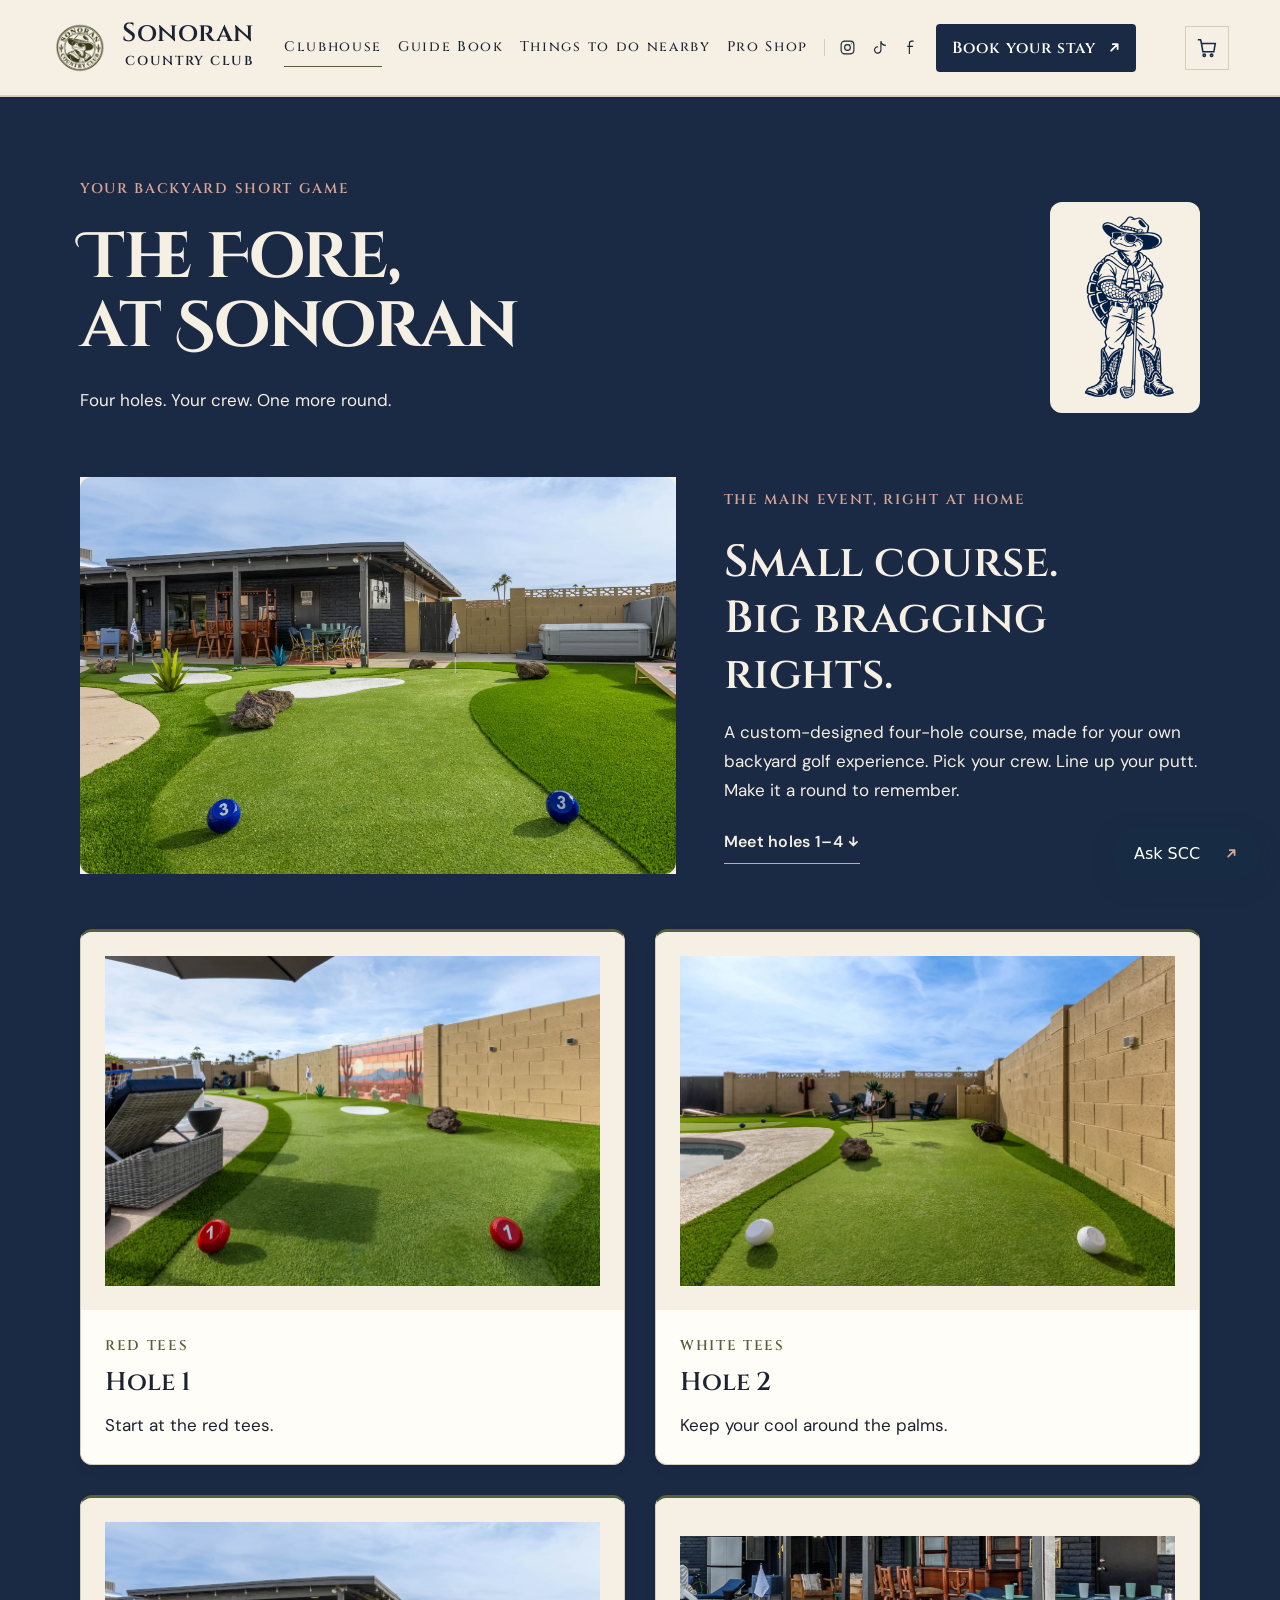
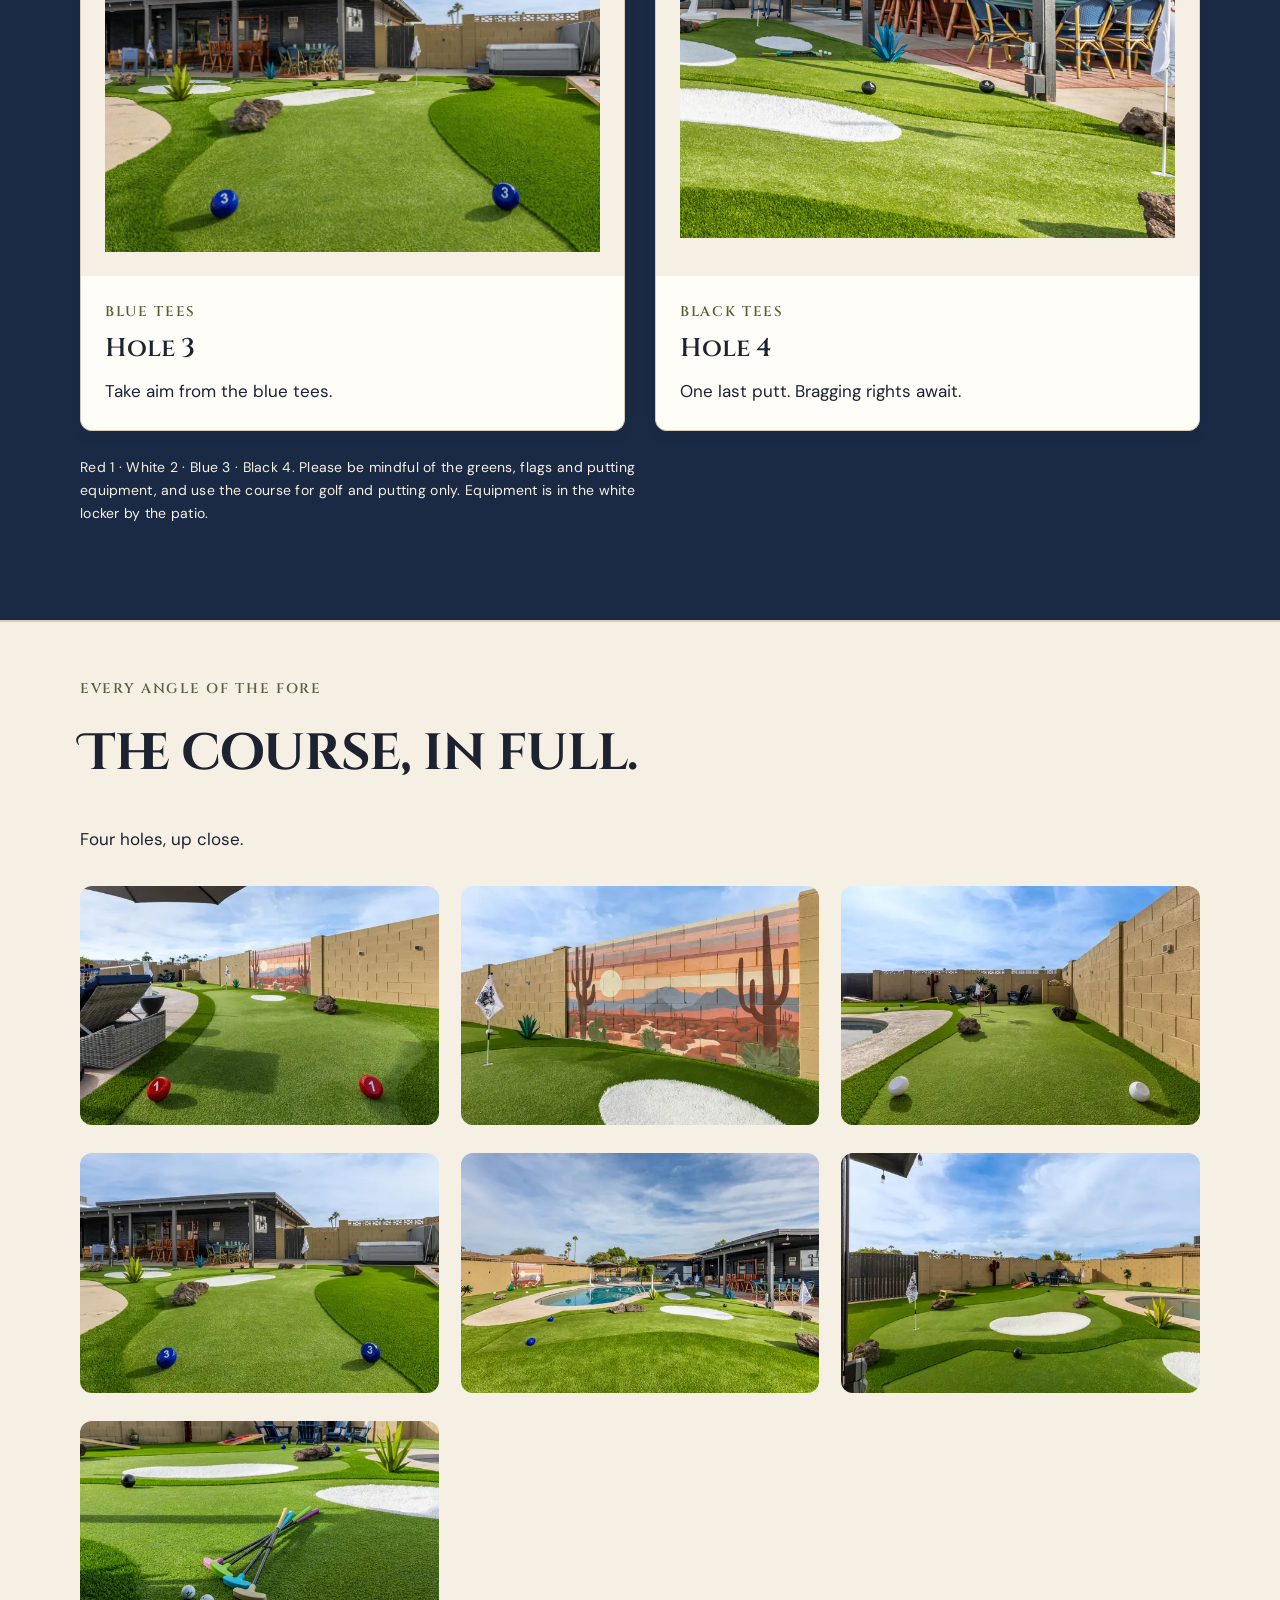
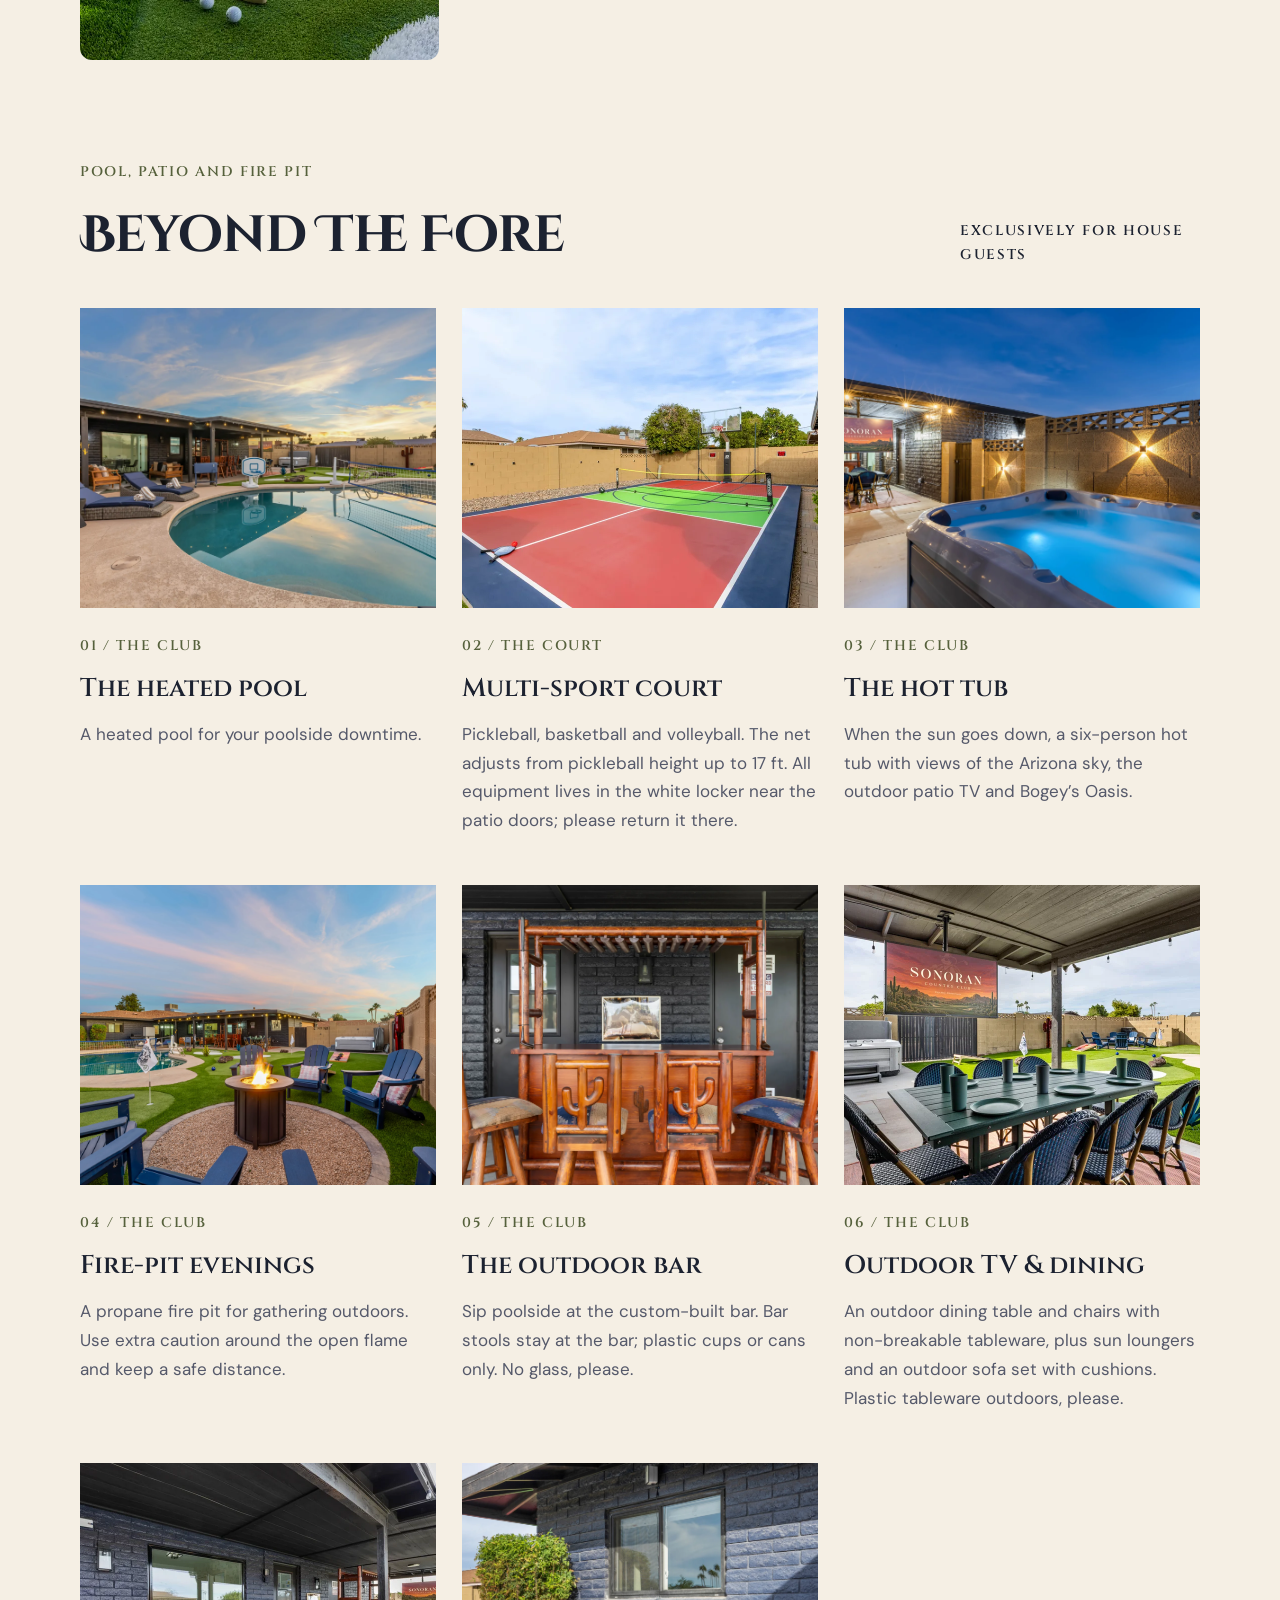
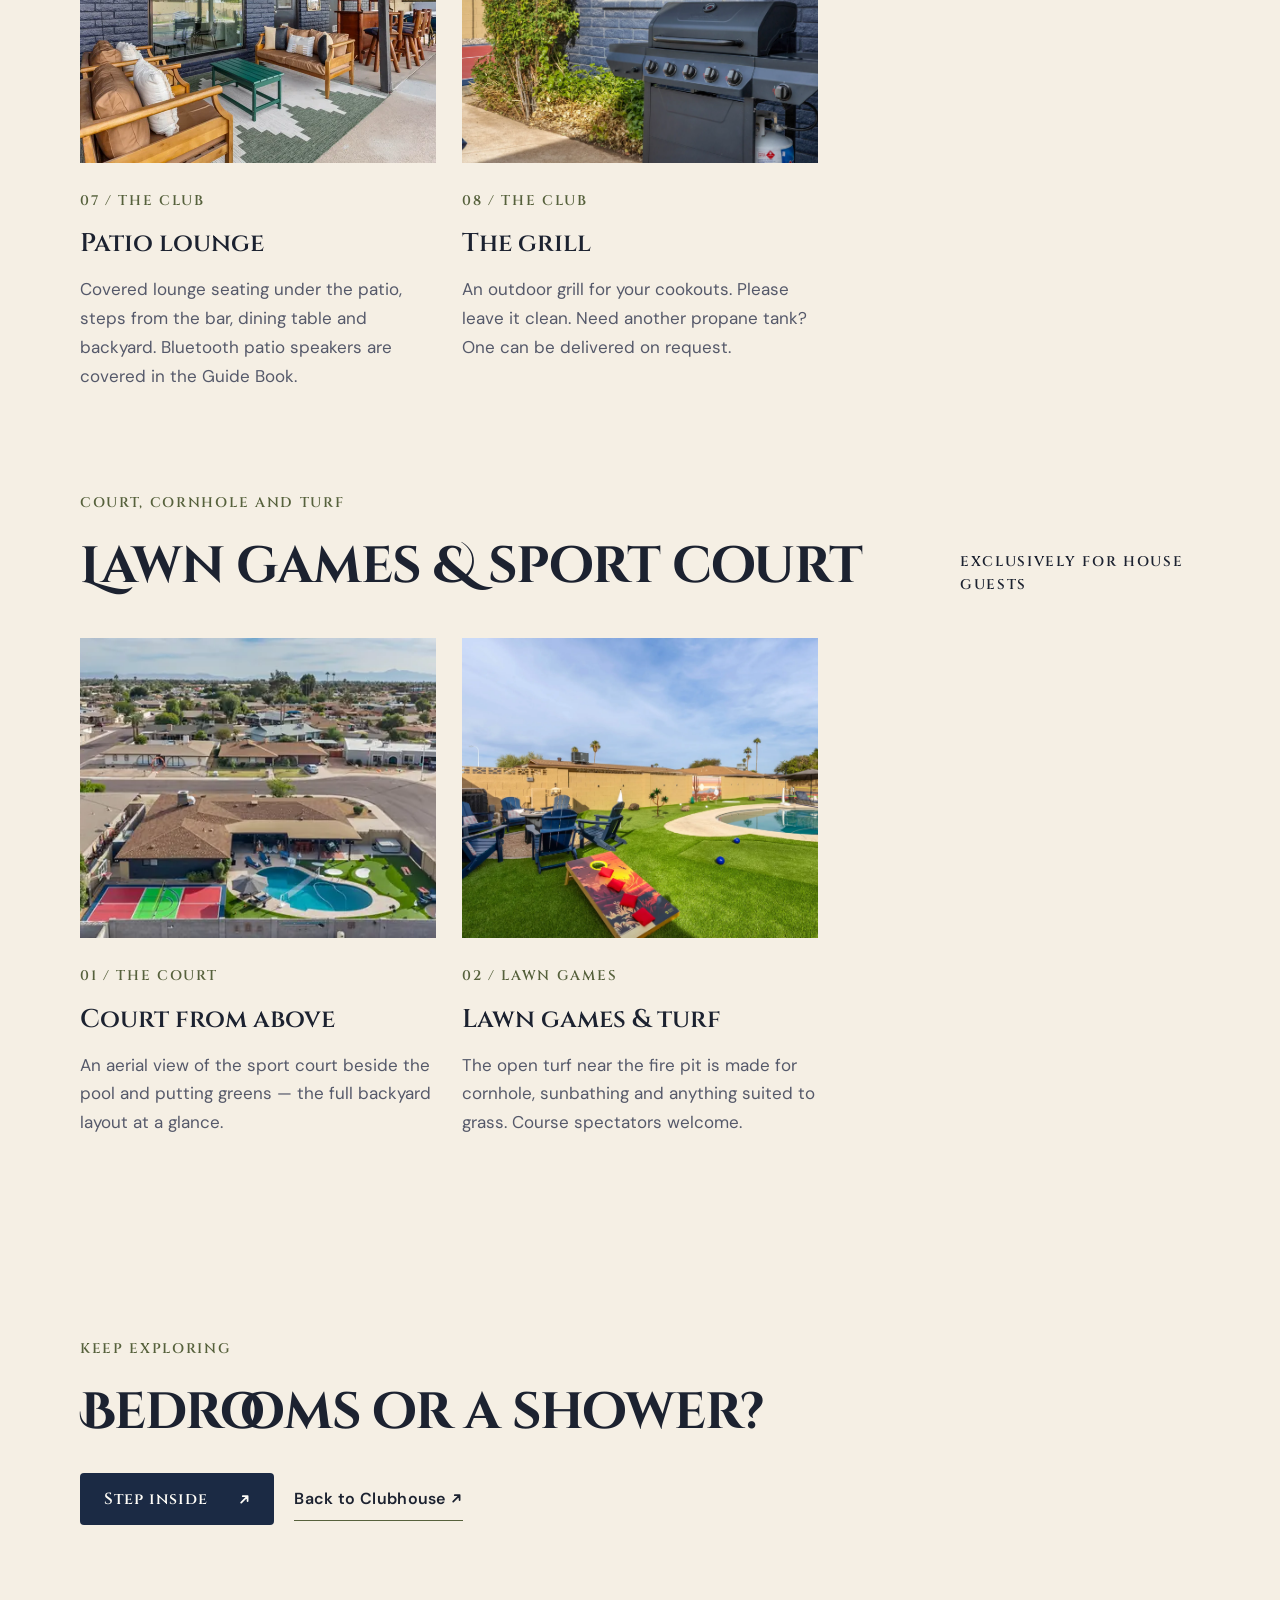
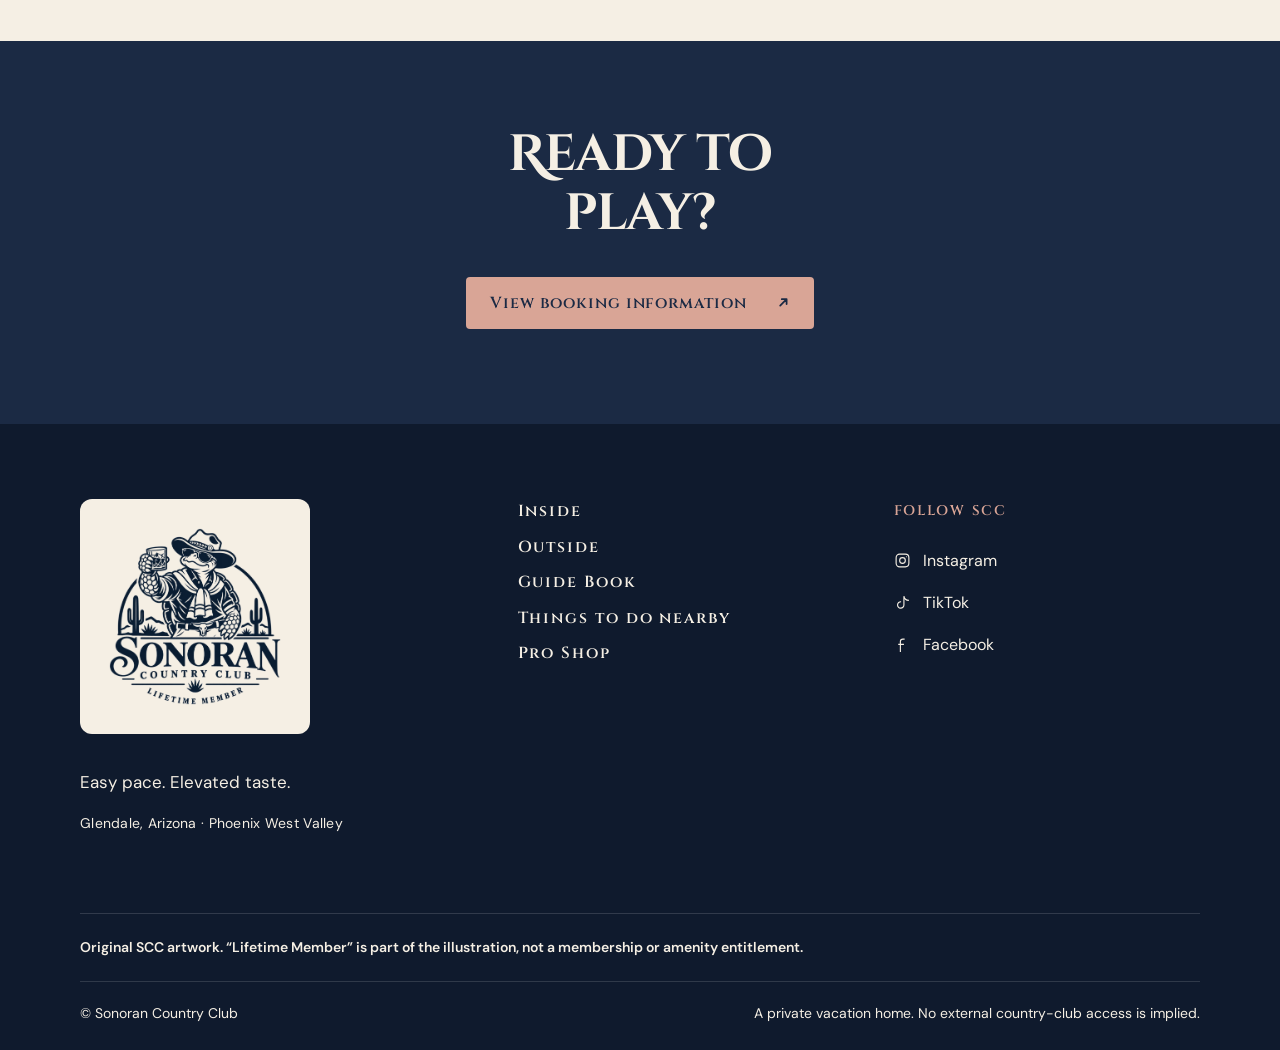
<file: outside/index.html>
<!DOCTYPE html>

<html lang="en"><head><meta charset="utf-8"/><meta content="width=device-width,initial-scale=1" name="viewport"/><meta content="noindex,nofollow,noarchive" name="robots"/><meta content="#172d38" name="theme-color"/><title>Outside — The Fore &amp; amenities | Sonoran Country Club</title><meta content="Explore The Fore four-hole course, heated pool, hot tub, sport court and patio at Sonoran Country Club in Glendale." name="description"/><link href="https://www.sonorancountryclub.com/outside/" rel="canonical"/><meta content="website" property="og:type"/><meta content="A private desert clubhouse | Sonoran Country Club" property="og:title"/><meta content="Explore The Fore four-hole course, heated pool, hot tub, sport court and patio at Sonoran Country Club in Glendale." property="og:description"/><meta content="https://www.sonorancountryclub.com/outside/" property="og:url"/><meta content="https://www.sonorancountryclub.com/assets/photos/fire-pit/twilight-fire-pit-adirondack-pool-patio.webp" property="og:image"/><meta content="Lit round fire pit surrounded by blue Adirondack chairs with pink-patterned pillows, with the pool, Bogey putting flag, string-lit patio and hot tub beyond." property="og:image:alt"/><meta content="summary_large_image" name="twitter:card"/><link href="/assets/tokens.css" rel="stylesheet"/><link href="/assets/style.css" rel="stylesheet"/><script type="application/ld+json">{"@context": "https://schema.org", "@type": ["VacationRental", "LodgingBusiness"], "@id": "https://www.sonorancountryclub.com/#property", "name": "Sonoran Country Club", "url": "https://www.sonorancountryclub.com/", "description": "Welcome to Sonoran Country Club, your private backyard clubhouse in Glendale. Play a round on The Fore at Sonoran, our four-hole mini golf course with breaks and sand traps. Cool off in the heated pool, challenge the crew to pickleball, then catch the game on the covered patio at \"Bogey's Oasis.\" After sunset, grab a seat by the fire pit or settle into the 6 person hot tub.", "image": "https://www.sonorancountryclub.com/assets/photos/exterior/aerial-backyard-pool-putting-greens-court.webp", "address": {"@type": "PostalAddress", "addressLocality": "Glendale"}, "checkinTime": "16:00", "checkoutTime": "10:00", "petsAllowed": false, "containsPlace": {"@type": "Accommodation", "additionalType": "Entire home", "numberOfBedrooms": 4, "numberOfBathroomsTotal": 2, "occupancy": {"@type": "QuantitativeValue", "value": 12}}, "sameAs": ["https://www.instagram.com/sonorancountryclub/", "https://www.tiktok.com/@sonorancc"]}</script><script defer="" src="/assets/site.js"></script><link href="/assets/brand/favicon.png" rel="icon" type="image/png"/><link href="/assets/readability.css" rel="stylesheet"/><link href="/assets/chooser.css" rel="stylesheet"/></head><body class="page-home"><a class="skip" href="#main">Skip to content</a><header class="site-header"><a aria-label="Sonoran Country Club home" class="brand-lockup" href="/"><img alt="Sonoran Country Club original seal" class="header-monogram" height="58" src="/assets/brand/seal-web.webp" width="63"/><span class="wordmark">Sonoran<span>COUNTRY CLUB</span></span></a><button aria-controls="main-nav" aria-expanded="false" class="menu-toggle">Menu <span aria-hidden="true">☰</span></button><nav aria-label="Main navigation" id="main-nav"><a aria-current="page" href="/">Clubhouse</a><a href="/guide/">Guide Book</a><a href="/nearby/">Things to do nearby</a><a href="/shop/">Pro Shop</a><div class="socials"><a aria-label="Sonoran Country Club on Instagram" href="https://www.instagram.com/sonorancountryclub/" rel="noopener noreferrer" target="_blank"><svg aria-hidden="true" viewbox="0 0 24 24"><rect height="18" rx="5" width="18" x="3" y="3"></rect><circle cx="12" cy="12" r="4"></circle><circle class="dot" cx="17.5" cy="6.7" r=".8"></circle></svg><span>Instagram</span></a><a aria-label="Sonoran Country Club on TikTok" href="https://www.tiktok.com/@sonorancc" rel="noopener noreferrer" target="_blank"><svg aria-hidden="true" viewbox="0 0 24 24"><path d="M14 3v12.5a4.5 4.5 0 1 1-4-4.47M14 3c.6 4 3 6 7 6"></path></svg><span>TikTok</span></a><a aria-label="Sonoran Country Club on Facebook" href="https://www.facebook.com/profile.php?id=61595750133913" rel="noopener noreferrer" target="_blank"><svg aria-hidden="true" viewbox="0 0 24 24"><path d="M15 3h-2.5A3.5 3.5 0 0 0 9 6.5V21M6 10.5h8"></path></svg><span>Facebook</span></a></div><a class="button small" href="/book/">Book your stay <span aria-hidden="true"><svg class="arw" aria-hidden="true" focusable="false" viewBox="0 0 16 16" width="0.8em" height="0.8em" style="display:inline-block;vertical-align:-0.05em" fill="none" stroke="currentColor" stroke-width="2.2" stroke-linecap="round" stroke-linejoin="round"><path d="M4 12L12 4M6 4h6v6"/></svg></span></a></nav></header><main id="main"><section class="section fore-section" id="the-fore"><div class="fore-heading"><div><p class="eyebrow">YOUR BACKYARD SHORT GAME</p><h1>The Fore,<br/>at Sonoran</h1><p>Four holes. Your crew. One more round.</p></div><img alt="Original Bogey mascot in boots, holding a golf club" class="standing-bogey" height="222" src="/assets/brand/bogey-standing-golf.webp" width="150"/></div><div class="fore-spotlight"><div class="fore-static"><img alt="The Fore at Sonoran: custom backyard putting course with greens, flags and sand-style insets" decoding="async" height="1333" src="/assets/photos/outdoor-mini-golf/backyard-mini-golf-green-number-three-markers.webp" width="2000"/></div><div><p class="eyebrow">THE MAIN EVENT, RIGHT AT HOME</p><h3>Small course.<br/>Big bragging rights.</h3><p>A custom-designed four-hole course, made for your own backyard golf experience. Pick your crew. Line up your putt. Make it a round to remember.</p><a class="text-link" href="#fore-holes">Meet holes 1–4 <svg class="arw" aria-hidden="true" focusable="false" viewBox="0 0 16 16" width="0.8em" height="0.8em" style="display:inline-block;vertical-align:-0.05em" fill="none" stroke="currentColor" stroke-width="2.2" stroke-linecap="round" stroke-linejoin="round"><path d="M8 3v10M3.5 8.5L8 13l4.5-4.5"/></svg></a></div></div><div class="fore-grid" id="fore-holes"><article class="fore-card"><div class="fore-static"><img alt="Hole 1 mini-golf lane with red number-one tee markers, rocks and a desert wall mural." height="1333" loading="lazy" src="/assets/photos/outdoor-mini-golf/hole-1-red-tee-desert-mural.webp" width="2000"/></div><div><p class="eyebrow">Red tees</p><h3>Hole 1</h3><p>Start at the red tees.</p></div></article><article class="fore-card"><div class="fore-static"><img alt="Hole 2 mini-golf lane with white number-two tee markers, rock obstacles and a decorative palm." height="1333" loading="lazy" src="/assets/photos/outdoor-mini-golf/hole-2-white-tee-palm-obstacle.webp" width="2000"/></div><div><p class="eyebrow">White tees</p><h3>Hole 2</h3><p>Keep your cool around the palms.</p></div></article><article class="fore-card"><div class="fore-static"><img alt="Artificial-turf mini-golf lane with blue number-three markers, white sand-style insets and a flag near the patio." height="1333" loading="lazy" src="/assets/photos/outdoor-mini-golf/backyard-mini-golf-green-number-three-markers.webp" width="2000"/></div><div><p class="eyebrow">Blue tees</p><h3>Hole 3</h3><p>Take aim from the blue tees.</p></div></article><article class="fore-card"><div class="fore-static"><img alt="Close view of the black number-four tee markers beside the covered patio and mini-golf turf." height="978" loading="lazy" src="/assets/photos/outdoor-mini-golf/hole-4-black-numbered-tee-detail.webp" width="1600"/></div><div><p class="eyebrow">Black tees</p><h3>Hole 4</h3><p>One last putt. Bragging rights await.</p></div></article></div><div class="fore-bottom"><p class="fine-print">Red 1 · White 2 · Blue 3 · Black 4. Please be mindful of the greens, flags and putting equipment, and use the course for golf and putting only. Equipment is in the white locker by the patio.</p></div></section><section aria-labelledby="fore-gallery-title" class="section fore-photo-section" id="fore-gallery"><div class="section-top"><div><p class="eyebrow">EVERY ANGLE OF THE FORE</p><h2 id="fore-gallery-title">The course, in full.</h2></div></div><p>Four holes, up close.</p><div class="fore-photo-grid" id="fore-photo-grid"><figure class="fore-shot" data-fore-source="IMG_1436.jpg" data-room="outdoor-mini-golf" data-tags="the-fore"><img alt="Hole one with red tee markers and desert mural." decoding="async" height="400" loading="lazy" sizes="(max-width:600px) calc((100vw - 64px)/2), (max-width:1000px) 42vw, 28vw" src="/assets/photos/fore-drive/fore-img_1436-600.webp" srcset="/assets/photos/fore-drive/fore-img_1436-600.webp 600w, /assets/photos/fore-drive/fore-img_1436-1600.webp 1600w" width="600"/></figure><figure class="fore-shot" data-fore-source="IMG_1439.jpg" data-room="outdoor-mini-golf" data-tags="the-fore"><img alt="Hole-one flag and green in front of the desert mural." decoding="async" height="400" loading="lazy" sizes="(max-width:600px) calc((100vw - 64px)/2), (max-width:1000px) 42vw, 28vw" src="/assets/photos/fore-drive/fore-img_1439-600.webp" srcset="/assets/photos/fore-drive/fore-img_1439-600.webp 600w, /assets/photos/fore-drive/fore-img_1439-1600.webp 1600w" width="600"/></figure><figure class="fore-shot" data-fore-source="IMG_1444.jpg" data-room="outdoor-mini-golf" data-tags="the-fore"><img alt="Hole two with white tee markers, rocks and a decorative palm." decoding="async" height="400" loading="lazy" sizes="(max-width:600px) calc((100vw - 64px)/2), (max-width:1000px) 42vw, 28vw" src="/assets/photos/fore-drive/fore-img_1444-600.webp" srcset="/assets/photos/fore-drive/fore-img_1444-600.webp 600w, /assets/photos/fore-drive/fore-img_1444-1600.webp 1600w" width="600"/></figure><figure class="fore-shot" data-fore-source="IMG_1454.jpg" data-room="outdoor-mini-golf" data-tags="the-fore"><img alt="Hole three with blue tee markers and white sand-style insets." decoding="async" height="400" loading="lazy" sizes="(max-width:600px) calc((100vw - 64px)/2), (max-width:1000px) 42vw, 28vw" src="/assets/photos/fore-drive/fore-img_1454-600.webp" srcset="/assets/photos/fore-drive/fore-img_1454-600.webp 600w, /assets/photos/fore-drive/fore-img_1454-1600.webp 1600w" width="600"/></figure><figure class="fore-shot" data-fore-source="IMG_1374.jpg" data-room="outdoor-mini-golf" data-tags="the-fore"><img alt="Wide course view with blue number-three and black number-four tee markers." decoding="async" height="400" loading="lazy" sizes="(max-width:600px) calc((100vw - 64px)/2), (max-width:1000px) 42vw, 28vw" src="/assets/photos/fore-drive/fore-img_1374-600.webp" srcset="/assets/photos/fore-drive/fore-img_1374-600.webp 600w, /assets/photos/fore-drive/fore-img_1374-1600.webp 1600w" width="600"/></figure><figure class="fore-shot" data-fore-source="IMG_1389.jpg" data-room="outdoor-mini-golf" data-tags="the-fore"><img alt="Putting-course overview showing greens, sand-style insets and flags." decoding="async" height="400" loading="lazy" sizes="(max-width:600px) calc((100vw - 64px)/2), (max-width:1000px) 42vw, 28vw" src="/assets/photos/fore-drive/fore-img_1389-600.webp" srcset="/assets/photos/fore-drive/fore-img_1389-600.webp 600w, /assets/photos/fore-drive/fore-img_1389-1600.webp 1600w" width="600"/></figure><figure class="fore-shot" data-fore-source="IMG_1414.jpg" data-room="outdoor-mini-golf" data-tags="the-fore"><img alt="Putters and balls on turf with a putting green directly behind." decoding="async" height="400" loading="lazy" sizes="(max-width:600px) calc((100vw - 64px)/2), (max-width:1000px) 42vw, 28vw" src="/assets/photos/fore-drive/fore-img_1414-600.webp" srcset="/assets/photos/fore-drive/fore-img_1414-600.webp 600w, /assets/photos/fore-drive/fore-img_1414-1600.webp 1600w" width="600"/></figure></div></section><section class="section amenities" id="amenities"><div class="section-top"><div><p class="eyebrow">POOL, PATIO AND FIRE PIT</p><h2>Beyond The Fore</h2></div><span class="tiny">EXCLUSIVELY FOR HOUSE GUESTS</span></div><div class="experience-grid"><article><a href="/gallery/?room=pool"><img alt="The property pool at sunset" decoding="async" height="1333" loading="lazy" src="/assets/photos/pool/sunset-pool-reflections-covered-patio-string-lights.webp" width="2000"/></a><div class="card-label"><span>01 / THE CLUB</span><h3>The heated pool</h3><p>A heated pool for your poolside downtime.</p></div></article><article><a href="/gallery/?room=sport-court"><img alt="Red and green outdoor multi-sport court with an adjustable net and a basketball hoop." decoding="async" height="1200" loading="lazy" sizes="(max-width:600px) calc(100vw - 48px), (max-width:1000px) 45vw, 29vw" src="/assets/photos/court/multi-sport-court-eric.webp" srcset="/assets/photos/court/multi-sport-court-eric-900.webp 900w, /assets/photos/court/multi-sport-court-eric.webp 1800w" width="1800"/></a><div class="card-label"><span>02 / THE COURT</span><h3>Multi-sport court</h3><p>Pickleball, basketball and volleyball. The net adjusts from pickleball height up to 17 ft. All equipment lives in the white locker near the patio doors; please return it there.</p></div></article><article><a href="/gallery/?room=hot-tub"><img alt="Blue-lit outdoor hot tub beside a covered dining patio with a television, string lights and glowing wall sconces at night." decoding="async" height="1333" loading="lazy" src="/assets/photos/hot-tub/blue-lit-hot-tub-patio-dining-night.webp" width="2000"/></a><div class="card-label"><span>03 / THE CLUB</span><h3>The hot tub</h3><p>When the sun goes down, a six-person hot tub with views of the Arizona sky, the outdoor patio TV and Bogey’s Oasis.</p></div></article><article><a href="/gallery/?room=fire-pit"><img alt="The property fire pit with Adirondack chairs" decoding="async" height="1333" loading="lazy" src="/assets/photos/fire-pit/twilight-fire-pit-adirondack-pool-patio.webp" width="2000"/></a><div class="card-label"><span>04 / THE CLUB</span><h3>Fire-pit evenings</h3><p>A propane fire pit for gathering outdoors. Use extra caution around the open flame and keep a safe distance.</p></div></article><article><a href="/gallery/?room=patio-bar"><img alt="Wood outdoor bar with cactus-shaped chair backs against a dark brick wall under the covered patio." decoding="async" height="1333" loading="lazy" src="/assets/photos/patio-bar/wood-patio-bar-cactus-back-stools.webp" width="2000"/></a><div class="card-label"><span>05 / THE CLUB</span><h3>The outdoor bar</h3><p>Sip poolside at the custom-built bar. Bar stools stay at the bar; plastic cups or cans only. No glass, please.</p></div></article><article><a href="/gallery/?room=patio-dining"><img alt="Covered patio dining table with blue chairs, a wall-mounted TV, seating and the backyard beyond." decoding="async" height="1200" loading="lazy" sizes="(max-width:600px) calc(100vw - 48px), (max-width:1000px) 45vw, 29vw" src="/assets/photos/patio/outdoor-tv-dining-eric.webp" srcset="/assets/photos/patio/outdoor-tv-dining-eric-900.webp 900w, /assets/photos/patio/outdoor-tv-dining-eric.webp 1800w" width="1800"/></a><div class="card-label"><span>06 / THE CLUB</span><h3>Outdoor TV &amp; dining</h3><p>An outdoor dining table and chairs with non-breakable tableware, plus sun loungers and an outdoor sofa set with cushions. Plastic tableware outdoors, please.</p></div></article><article><a href="/gallery/?room=patio-lounge"><img alt="Covered patio lounge with cushioned wood seating and a green rug under the patio." decoding="async" height="1200" loading="lazy" sizes="(max-width:600px) calc(100vw - 48px), (max-width:1000px) 45vw, 29vw" src="/assets/photos/patio/patio-speakers-lounge-eric.webp" srcset="/assets/photos/patio/patio-speakers-lounge-eric-900.webp 900w, /assets/photos/patio/patio-speakers-lounge-eric.webp 1800w" width="1800"/></a><div class="card-label"><span>07 / THE CLUB</span><h3>Patio lounge</h3><p>Covered lounge seating under the patio, steps from the bar, dining table and backyard. Bluetooth patio speakers are covered in the Guide Book.</p></div></article><article><a href="/gallery/?room=grill"><img alt="Gas grill with side shelves beside the navy brick house, with part of a painted sport court visible beyond." decoding="async" height="1333" loading="lazy" src="/assets/photos/grill/outdoor-gas-grill-navy-brick-wall.webp" width="2000"/></a><div class="card-label"><span>08 / THE CLUB</span><h3>The grill</h3><p>An outdoor grill for your cookouts. Please leave it clean. Need another propane tank? One can be delivered on request.</p></div></article></div></section><section aria-labelledby="lawn-games-title" class="section amenities" id="lawn-games-sport-court"><div class="section-top"><div><p class="eyebrow">COURT, CORNHOLE AND TURF</p><h2 id="lawn-games-title">Lawn games &amp; sport court</h2></div><span class="tiny">EXCLUSIVELY FOR HOUSE GUESTS</span></div><div class="experience-grid"><article><a href="/gallery/?room=sport-court"><img alt="Daytime aerial looking across the court, pool and putting greens." decoding="async" height="1200" loading="lazy" sizes="(max-width:600px) calc(100vw - 48px), (max-width:1000px) 45vw, 29vw" src="/assets/photos/fore-drive/fore-dji_20261028151903_0856_d-1600.webp" srcset="/assets/photos/fore-drive/fore-dji_20261028151903_0856_d-600.webp 600w, /assets/photos/fore-drive/fore-dji_20261028151903_0856_d-1600.webp 1600w" width="1600"/></a><div class="card-label"><span>01 / THE COURT</span><h3>Court from above</h3><p>An aerial view of the sport court beside the pool and putting greens — the full backyard layout at a glance.</p></div></article><article><a href="/gallery/?room=outdoor-games"><img alt="Cornhole board on artificial turf beside blue chairs around a fire pit, with a pool and putting area beyond." decoding="async" height="1333" loading="lazy" src="/assets/photos/outdoor-games/cornhole-fire-pit-chairs-poolside-turf.webp" width="2000"/></a><div class="card-label"><span>02 / LAWN GAMES</span><h3>Lawn games &amp; turf</h3><p>The open turf near the fire pit is made for cornhole, sunbathing and anything suited to grass. Course spectators welcome.</p></div></article></div></section><section class="section cross-explore"><p class="eyebrow">KEEP EXPLORING</p><h2>Bedrooms or a shower?</h2><a class="button" href="/inside/">Step inside <svg class="arw" aria-hidden="true" focusable="false" viewBox="0 0 16 16" width="0.8em" height="0.8em" style="display:inline-block;vertical-align:-0.05em" fill="none" stroke="currentColor" stroke-width="2.2" stroke-linecap="round" stroke-linejoin="round"><path d="M4 12L12 4M6 4h6v6"/></svg></a><a class="text-link" href="/">Back to Clubhouse <svg class="arw" aria-hidden="true" focusable="false" viewBox="0 0 16 16" width="0.8em" height="0.8em" style="display:inline-block;vertical-align:-0.05em" fill="none" stroke="currentColor" stroke-width="2.2" stroke-linecap="round" stroke-linejoin="round"><path d="M4 12L12 4M6 4h6v6"/></svg></a></section><section class="cta-band"><h2>Ready to<br/>play?</h2><a class="button rose" href="/book/">View booking information <span aria-hidden="true"><svg class="arw" aria-hidden="true" focusable="false" viewBox="0 0 16 16" width="0.8em" height="0.8em" style="display:inline-block;vertical-align:-0.05em" fill="none" stroke="currentColor" stroke-width="2.2" stroke-linecap="round" stroke-linejoin="round"><path d="M4 12L12 4M6 4h6v6"/></svg></span></a></section><dialog aria-label="Property photograph viewer" id="lightbox"><button aria-label="Close photograph" class="icon-button" id="close-lightbox">×</button><button aria-label="Previous photograph" class="icon-button" id="previous-photo"><svg class="arw" aria-hidden="true" focusable="false" viewBox="0 0 16 16" width="0.8em" height="0.8em" style="display:inline-block;vertical-align:-0.05em" fill="none" stroke="currentColor" stroke-width="2.2" stroke-linecap="round" stroke-linejoin="round"><path d="M13 8H3M7.5 3.5L3 8l4.5 4.5"/></svg></button><div><img alt="" id="lightbox-image"/><p id="lightbox-caption"></p></div><button aria-label="Next photograph" class="icon-button" id="next-photo"><svg class="arw" aria-hidden="true" focusable="false" viewBox="0 0 16 16" width="0.8em" height="0.8em" style="display:inline-block;vertical-align:-0.05em" fill="none" stroke="currentColor" stroke-width="2.2" stroke-linecap="round" stroke-linejoin="round"><path d="M3 8h10M8.5 3.5L13 8l-4.5 4.5"/></svg></button></dialog></main><footer><div class="footer-main"><div><a aria-label="Sonoran Country Club home" class="footer-badge cream-art-panel" href="/"><img alt="Original Sonoran Country Club Bogey badge with Lifetime Member artwork" height="234" src="/assets/brand/lifetime-web.webp" width="240"/></a><p class="footer-tagline">Easy pace. Elevated taste.</p><p>Glendale, Arizona · Phoenix West Valley</p></div><div><div class="footer-nav"><a href="/inside/">Inside</a><a href="/outside/">Outside</a><a href="/guide/">Guide Book</a><a href="/nearby/">Things to do nearby</a><a href="/shop/">Pro Shop</a></div></div><div><span class="eyebrow">Follow SCC</span><div class="socials"><a aria-label="Sonoran Country Club on Instagram" href="https://www.instagram.com/sonorancountryclub/" rel="noopener noreferrer" target="_blank"><svg aria-hidden="true" viewbox="0 0 24 24"><rect height="18" rx="5" width="18" x="3" y="3"></rect><circle cx="12" cy="12" r="4"></circle><circle class="dot" cx="17.5" cy="6.7" r=".8"></circle></svg><span>Instagram</span></a><a aria-label="Sonoran Country Club on TikTok" href="https://www.tiktok.com/@sonorancc" rel="noopener noreferrer" target="_blank"><svg aria-hidden="true" viewbox="0 0 24 24"><path d="M14 3v12.5a4.5 4.5 0 1 1-4-4.47M14 3c.6 4 3 6 7 6"></path></svg><span>TikTok</span></a><a aria-label="Sonoran Country Club on Facebook" href="https://www.facebook.com/profile.php?id=61595750133913" rel="noopener noreferrer" target="_blank"><svg aria-hidden="true" viewbox="0 0 24 24"><path d="M15 3h-2.5A3.5 3.5 0 0 0 9 6.5V21M6 10.5h8"></path></svg><span>Facebook</span></a></div></div></div><div class="brand-art-note">Original SCC artwork. “Lifetime Member” is part of the illustration, not a membership or amenity entitlement.</div><div class="footer-bottom"><span>© Sonoran Country Club</span><span>A private vacation home. No external country-club access is implied.</span></div></footer><script src="/assets/assistant/scc-assistant.js" data-endpoint="https://scc-assistant.sonorantortoisecc.workers.dev/chat" defer></script>
</body></html>
</file>
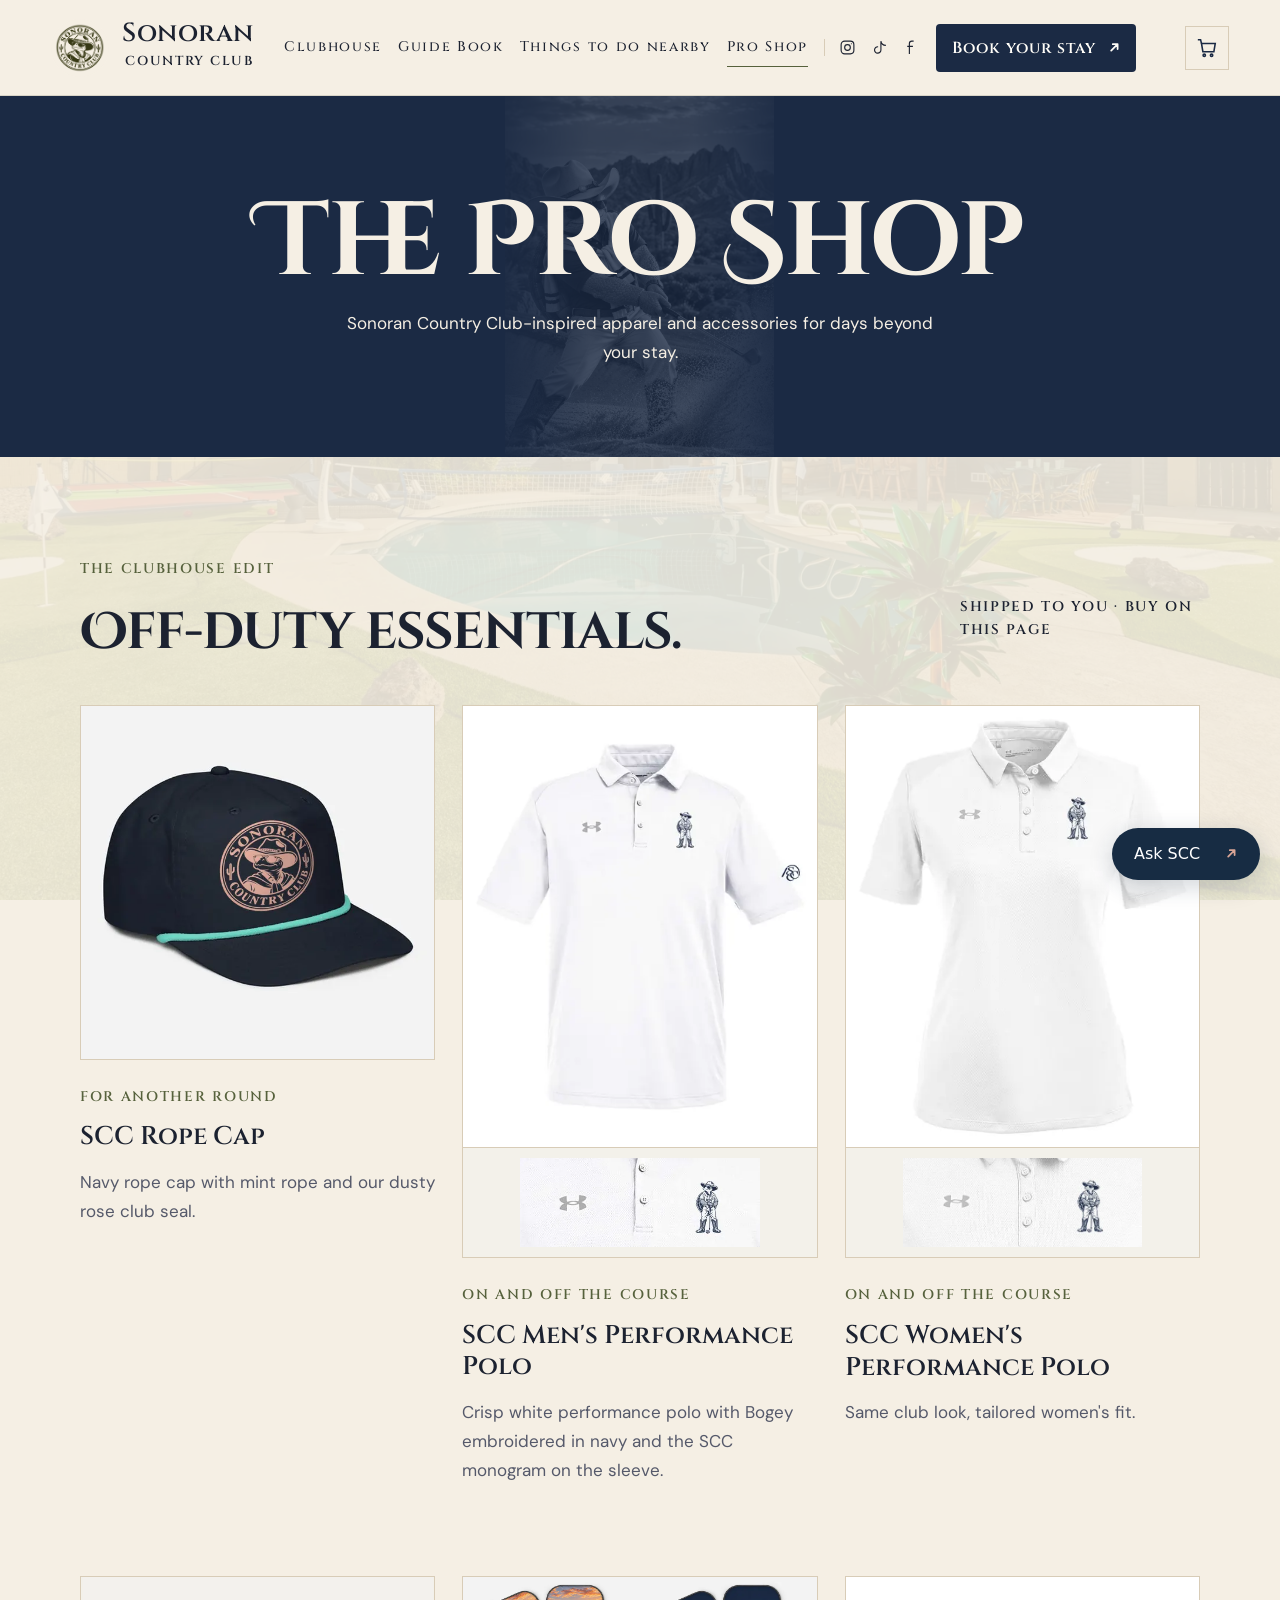
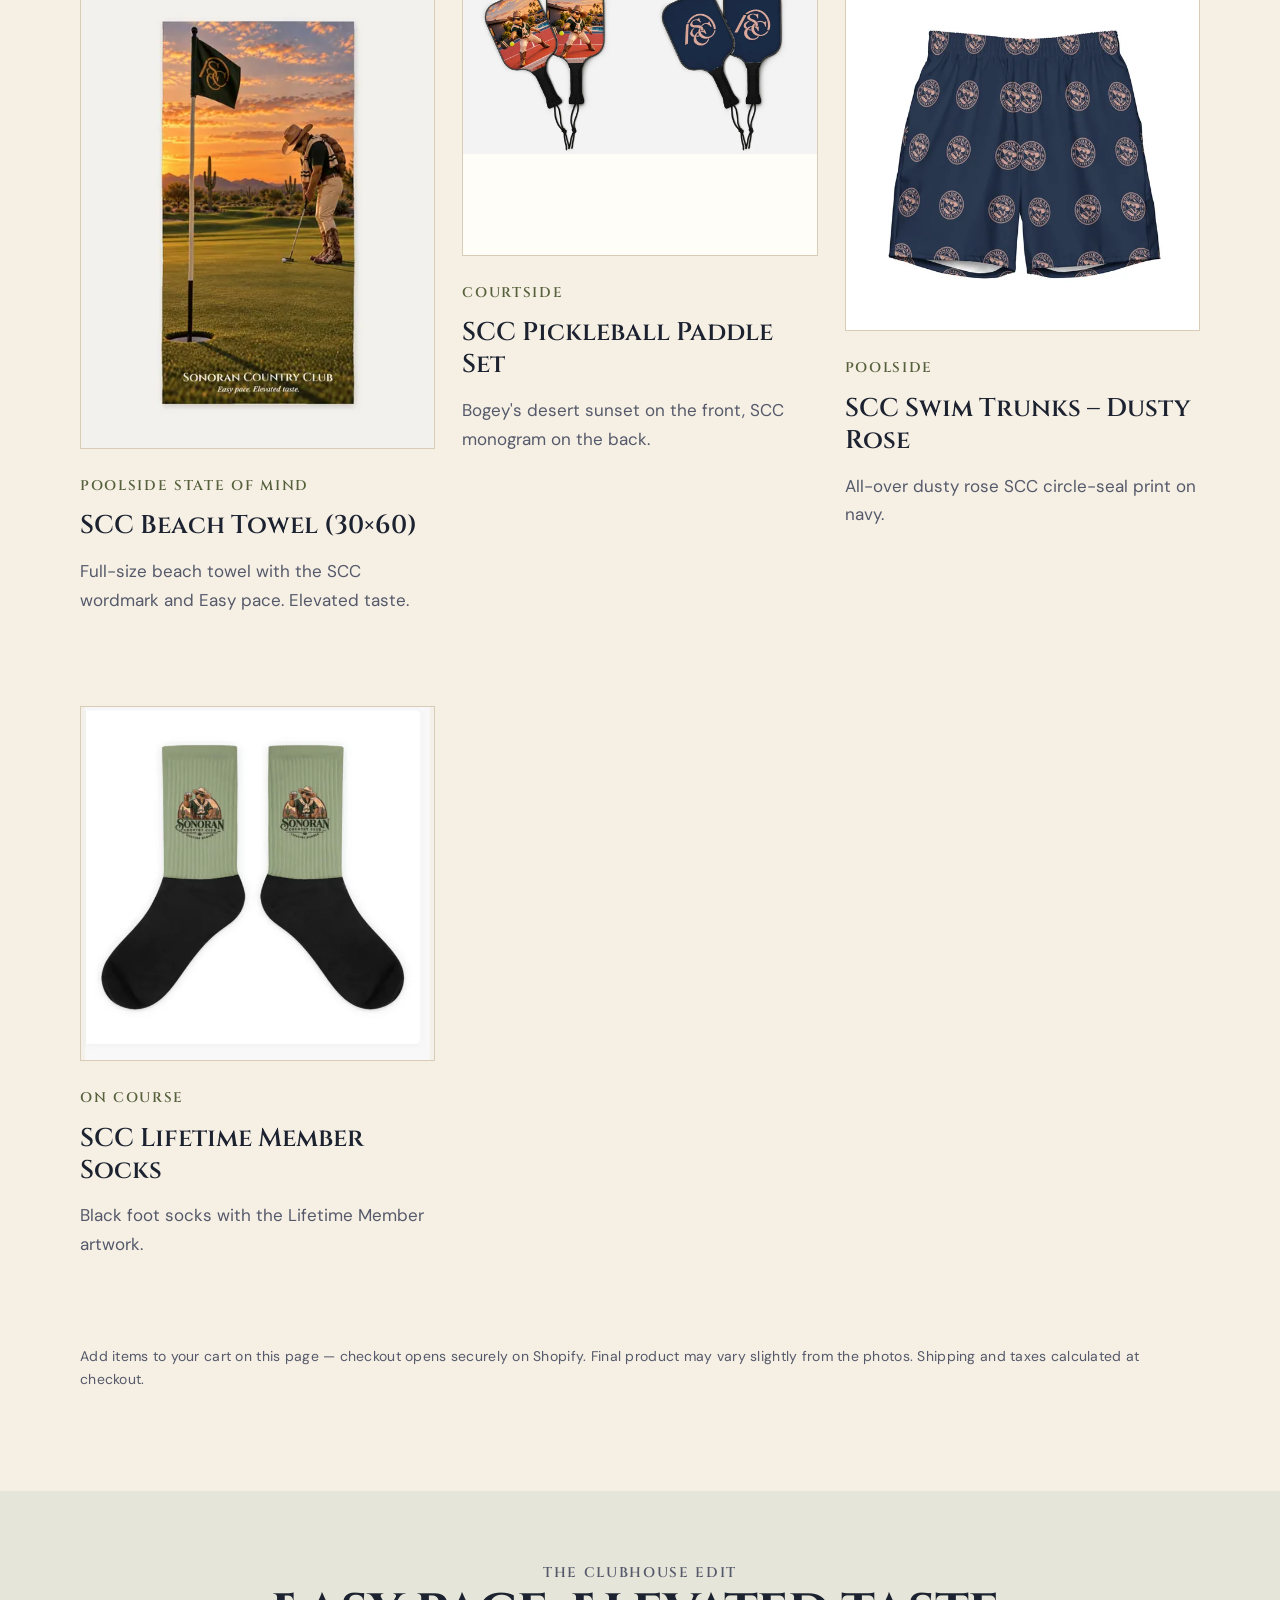
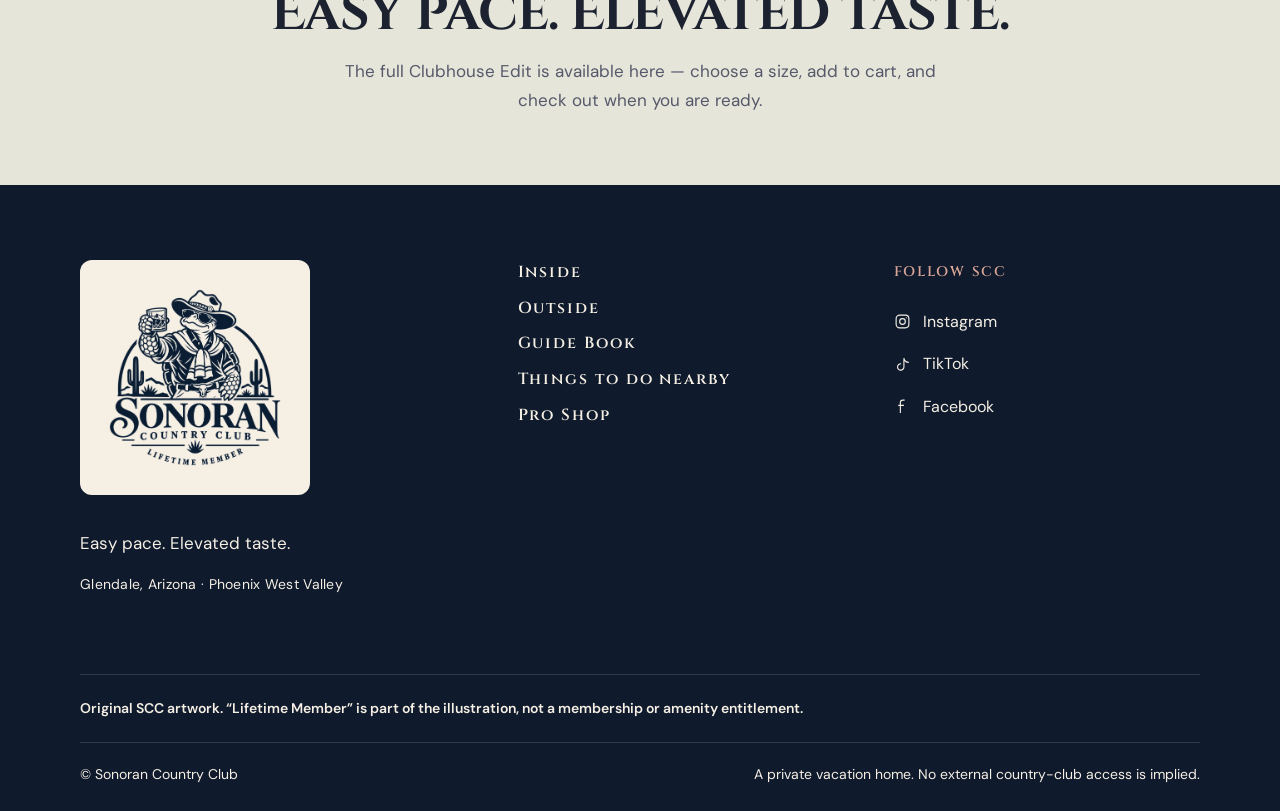
<file: shop/index.html>
<!DOCTYPE html>
<html lang="en">
<head>
<meta charset="utf-8"/>
<meta content="width=device-width,initial-scale=1" name="viewport"/>
<meta content="noindex,nofollow,noarchive" name="robots"/>
<meta content="#172d38" name="theme-color"/>
<title>The Pro Shop | Sonoran Country Club</title>
<meta content="Shop Sonoran Country Club apparel and accessories — rope cap, polos, beach towel, pickleball paddle set, swim trunks and Lifetime Member socks." name="description"/>
<link href="https://www.sonorancountryclub.com/shop/" rel="canonical"/>
<meta content="website" property="og:type"/>
<meta content="The Pro Shop | Sonoran Country Club" property="og:title"/>
<meta content="Shop Sonoran Country Club apparel and accessories — rope cap, polos, beach towel, pickleball paddle set, swim trunks and Lifetime Member socks." property="og:description"/>
<meta content="https://www.sonorancountryclub.com/shop/" property="og:url"/>
<meta content="https://www.sonorancountryclub.com/assets/photos/pool/twilight-pool-umbrella-loungers-patio.webp" property="og:image"/>
<meta content="Twilight pool view with umbrella-shaded loungers, a volleyball net and the illuminated covered patio beyond." property="og:image:alt"/>
<meta content="summary_large_image" name="twitter:card"/>
<link href="/assets/tokens.css" rel="stylesheet"/>
<link href="/assets/style.css" rel="stylesheet"/>
<link href="/assets/readability.css" rel="stylesheet"/>
<link href="/assets/brand/favicon.png" rel="icon" type="image/png"/>
<script type="application/ld+json">{"@context":"https://schema.org","@type":["VacationRental","LodgingBusiness"],"@id":"https://www.sonorancountryclub.com/#property","name":"Sonoran Country Club","url":"https://www.sonorancountryclub.com/","description":"Welcome to Sonoran Country Club, your private backyard clubhouse in Glendale.","image":"https://www.sonorancountryclub.com/assets/photos/pool/twilight-pool-umbrella-loungers-patio.webp","address":{"@type":"PostalAddress","addressLocality":"Glendale"},"checkinTime":"16:00","checkoutTime":"10:00","petsAllowed":false}</script>
<script defer="" src="/assets/site.js"></script>
<style>
.shop-hero .shop-title{white-space:nowrap;font-size:clamp(40px,11vw,104px)!important;line-height:1!important;margin:0 0 14px!important}
.shop-hero .shop-sub{margin:0 auto!important;max-width:36em}
.shop-hero{overflow:hidden;isolation:isolate}
.shop-hero .shop-wm{position:absolute;inset:0;z-index:-1;background:url(/assets/brand/bogey-golf-swing-watermark.webp) center 30%/cover no-repeat;opacity:.16;filter:grayscale(1);pointer-events:none}
@media(min-width:700px){.shop-hero .shop-wm{background-size:auto 112%;background-position:center 40%;-webkit-mask-image:linear-gradient(90deg,transparent 37.5%,#000 46%,#000 54%,transparent 62.5%);mask-image:linear-gradient(90deg,transparent 37.5%,#000 46%,#000 54%,transparent 62.5%);opacity:.2}}
.shop-hero>*:not(.shop-wm){position:relative}
.merch-grid{grid-template-columns:repeat(2,minmax(0,1fr))}
@media(min-width:1000px){.merch-grid{grid-template-columns:repeat(3,minmax(0,1fr))}}
.merch-art.photo{height:auto;min-height:280px;padding:0;background:var(--paper);color:var(--ink);position:relative;border:1px solid var(--line)}
.merch-art.photo .merch-photo{width:100%;height:auto;aspect-ratio:1/1;object-fit:contain;background:#f3f1ea}
.merch-art.photo .merch-photo.portrait{aspect-ratio:4/5}
.merch-art.photo .merch-photo.towel{aspect-ratio:3/4}
.merch-art.photo .merch-photo.wide{aspect-ratio:4/3}
.merch-art.photo .concept-label{position:absolute;left:12px;bottom:12px;z-index:1;background:rgba(23,45,56,.88);color:var(--cream);font-size:8px;letter-spacing:.12em;text-transform:uppercase;padding:7px 10px;max-width:calc(100% - 24px);line-height:1.5}
.merch-art.placeholder{min-height:280px;justify-content:center;align-items:center;text-align:center;gap:12px}
.merch-art.placeholder .merch-type{max-width:none;font-size:clamp(28px,4vw,42px);margin:0}
.merch-pair{display:grid;grid-template-columns:1fr 1fr;gap:0;width:100%}
.merch-pair img{width:100%;height:auto;aspect-ratio:1/1;object-fit:contain;background:#f3f1ea}
.merch-detail{display:block;width:100%;height:auto;max-height:110px;object-fit:contain;background:#f3f1ea;border-top:1px solid var(--line);padding:10px 12px}
.merch-info p{font-size:13px;color:var(--muted);margin:0 0 16px;line-height:1.55;max-width:34em}
.merch-info .shop-actions{display:block;margin-top:4px;min-height:48px}
.merch-info .shop-actions .shopify-buy-frame,
.merch-info .shop-actions iframe{max-width:100%}
.coming-today{display:inline-block;font-size:11px;font-weight:600;letter-spacing:.08em;text-transform:uppercase;color:var(--olive);border:1px solid var(--line);padding:10px 14px;background:var(--paper)}
.status-band{padding:70px 6.25vw;background:#e5e5d9;text-align:center}
.status-band h2{margin-bottom:14px}
.status-band p{margin:0 auto;max-width:36em;font-size:14px;color:var(--muted)}
@media(max-width:600px){
  .merch-grid{grid-template-columns:1fr}
  .merch-pair{grid-template-columns:1fr}
  .status-band{padding:55px 24px}
}
</style>
</head>
<body class="page-shop">
<a class="skip" href="#main">Skip to content</a>
<header class="site-header">
  <a aria-label="Sonoran Country Club home" class="brand-lockup" href="/">
    <img alt="Sonoran Country Club original seal" class="header-monogram" height="58" src="/assets/brand/seal-web.webp" width="63"/>
    <span class="wordmark">Sonoran<span>COUNTRY CLUB</span></span>
  </a>
  <button aria-controls="main-nav" aria-expanded="false" class="menu-toggle">Menu <span aria-hidden="true">☰</span></button>
  <nav aria-label="Main navigation" id="main-nav">
    <a href="/">Clubhouse</a>
    <a href="/guide/">Guide Book</a>
    <a href="/nearby/">Things to do nearby</a>
    <a aria-current="page" href="/shop/">Pro Shop</a>
    <div class="socials">
      <a aria-label="Sonoran Country Club on Instagram" href="https://www.instagram.com/sonorancountryclub/" rel="noopener noreferrer" target="_blank"><svg aria-hidden="true" viewbox="0 0 24 24"><rect height="18" rx="5" width="18" x="3" y="3"></rect><circle cx="12" cy="12" r="4"></circle><circle class="dot" cx="17.5" cy="6.7" r=".8"></circle></svg><span>Instagram</span></a>
      <a aria-label="Sonoran Country Club on TikTok" href="https://www.tiktok.com/@sonorancc" rel="noopener noreferrer" target="_blank"><svg aria-hidden="true" viewbox="0 0 24 24"><path d="M14 3v12.5a4.5 4.5 0 1 1-4-4.47M14 3c.6 4 3 6 7 6"></path></svg><span>TikTok</span></a>
      <a aria-label="Sonoran Country Club on Facebook" href="https://www.facebook.com/profile.php?id=61595750133913" rel="noopener noreferrer" target="_blank"><svg aria-hidden="true" viewbox="0 0 24 24"><path d="M15 3h-2.5A3.5 3.5 0 0 0 9 6.5V21M6 10.5h8"></path></svg><span>Facebook</span></a>
    </div>
    <a class="button small" href="/book/">Book your stay <span aria-hidden="true"><svg class="arw" aria-hidden="true" focusable="false" viewBox="0 0 16 16" width="0.8em" height="0.8em" style="display:inline-block;vertical-align:-0.05em" fill="none" stroke="currentColor" stroke-width="2.2" stroke-linecap="round" stroke-linejoin="round"><path d="M4 12L12 4M6 4h6v6"/></svg></span></a>
  </nav>
</header>

<main id="main">
  <section class="shop-hero">
    <div class="shop-wm" aria-hidden="true"></div>
    <h1 class="shop-title">The Pro Shop</h1>
    <p class="shop-sub">Sonoran Country Club-inspired apparel and accessories for days beyond your stay.</p>
  </section>

  <section class="section shop-section">
    <div class="section-top">
      <div>
        <p class="eyebrow">THE CLUBHOUSE EDIT</p>
        <h2>Off-duty essentials.</h2>
      </div>
      <p class="tiny">SHIPPED TO YOU · BUY ON THIS PAGE</p>
    </div>

    <div class="merch-grid">

      <article class="merch-card" data-product="rope-cap">
        <div class="merch-art photo">
          <img class="merch-photo" src="/assets/shop/rope-cap-1200.webp" srcset="/assets/shop/rope-cap-600.webp 600w, /assets/shop/rope-cap-1200.webp 1200w" sizes="(max-width:600px) 92vw, (max-width:1000px) 45vw, 30vw" width="1200" height="1200" alt="Navy SCC rope cap with mint rope and a dusty rose club seal centered on the front" loading="eager" fetchpriority="high" decoding="async"/>
        </div>
        <div class="merch-info">
          <span class="eyebrow">FOR ANOTHER ROUND</span>
          <h3>SCC Rope Cap</h3>
          <p>Navy rope cap with mint rope and our dusty rose club seal.</p>
          <div class="shop-actions"><div id="product-component-rope-cap"></div></div>
        </div>
      </article>

      <article class="merch-card" data-product="mens-polo">
        <div class="merch-art photo">
          <img class="merch-photo portrait" src="/assets/shop/mens-polo-1200.webp" srcset="/assets/shop/mens-polo-600.webp 480w, /assets/shop/mens-polo-1200.webp 960w" sizes="(max-width:600px) 92vw, (max-width:1000px) 45vw, 30vw" width="960" height="1200" alt="White men's performance polo with navy Bogey embroidery on the chest and an SCC monogram on the sleeve" loading="eager" fetchpriority="high" decoding="async"/>
          <img class="merch-detail" src="/assets/shop/mens-polo-detail-1200.webp" width="468" height="174" alt="Close-up of the navy Bogey embroidery on the men's white polo chest" loading="eager" decoding="async"/>
        </div>
        <div class="merch-info">
          <span class="eyebrow">ON AND OFF THE COURSE</span>
          <h3>SCC Men's Performance Polo</h3>
          <p>Crisp white performance polo with Bogey embroidered in navy and the SCC monogram on the sleeve.</p>
          <div class="shop-actions"><div id="product-component-mens-polo"></div></div>
        </div>
      </article>

      <article class="merch-card" data-product="womens-polo">
        <div class="merch-art photo">
          <img class="merch-photo portrait" src="/assets/shop/womens-polo-1200.webp" srcset="/assets/shop/womens-polo-600.webp 480w, /assets/shop/womens-polo-1200.webp 960w" sizes="(max-width:600px) 92vw, (max-width:1000px) 45vw, 30vw" width="960" height="1200" alt="White women's performance polo with navy Bogey embroidery on the chest and an SCC monogram on the sleeve" loading="eager" fetchpriority="high" decoding="async"/>
          <img class="merch-detail" src="/assets/shop/womens-polo-detail-1200.webp" width="547" height="204" alt="Close-up of the navy Bogey embroidery on the women's white polo chest" loading="eager" decoding="async"/>
        </div>
        <div class="merch-info">
          <span class="eyebrow">ON AND OFF THE COURSE</span>
          <h3>SCC Women's Performance Polo</h3>
          <p>Same club look, tailored women's fit.</p>
          <div class="shop-actions"><div id="product-component-womens-polo"></div></div>
        </div>
      </article>

      <article class="merch-card" data-product="beach-towel">
        <div class="merch-art photo">
          <img class="merch-photo towel" src="/assets/shop/beach-towel-1200.webp" srcset="/assets/shop/beach-towel-600.webp 446w, /assets/shop/beach-towel-1200.webp 891w" sizes="(max-width:600px) 92vw, (max-width:1000px) 45vw, 30vw" width="891" height="1200" alt="Full-bleed SCC beach towel mockup with the Sonoran Country Club wordmark and the tagline Easy pace. Elevated taste." loading="eager" decoding="async"/>
        </div>
        <div class="merch-info">
          <span class="eyebrow">POOLSIDE STATE OF MIND</span>
          <h3>SCC Beach Towel (30×60)</h3>
          <p>Full-size beach towel with the SCC wordmark and Easy pace. Elevated taste.</p>
          <div class="shop-actions"><div id="product-component-towel"></div></div>
        </div>
      </article>

      <article class="merch-card" data-product="pickleball-paddle-set">
        <div class="merch-art photo">
          <div class="merch-pair">
            <img src="/assets/shop/paddle-front-1200.webp" srcset="/assets/shop/paddle-front-600.webp 600w, /assets/shop/paddle-front-1200.webp 1200w" sizes="(max-width:600px) 92vw, (max-width:1000px) 22vw, 15vw" width="1200" height="1200" alt="SCC pickleball paddle front with Bogey's desert sunset artwork" loading="eager" decoding="async"/>
            <img src="/assets/shop/paddle-back-1200.webp" srcset="/assets/shop/paddle-back-600.webp 600w, /assets/shop/paddle-back-1200.webp 1200w" sizes="(max-width:600px) 92vw, (max-width:1000px) 22vw, 15vw" width="1200" height="1200" alt="SCC pickleball paddle back with navy face and dusty rose SCC monogram" loading="eager" decoding="async"/>
          </div>
        </div>
        <div class="merch-info">
          <span class="eyebrow">COURTSIDE</span>
          <h3>SCC Pickleball Paddle Set</h3>
          <p>Bogey's desert sunset on the front, SCC monogram on the back.</p>
          <div class="shop-actions"><div id="product-component-paddle"></div></div>
        </div>
      </article>

      <article class="merch-card" data-product="swim-trunks">
        <div class="merch-art photo">
          <img class="merch-photo" src="/assets/shop/swim-trunks-1200.webp" srcset="/assets/shop/swim-trunks-600.webp 600w, /assets/shop/swim-trunks-1200.webp 1200w" sizes="(max-width:600px) 92vw, (max-width:1000px) 45vw, 30vw" width="1200" height="1200" alt="Navy SCC swim trunks with an all-over dusty rose circle-seal print" loading="eager" decoding="async"/>
        </div>
        <div class="merch-info">
          <span class="eyebrow">POOLSIDE</span>
          <h3>SCC Swim Trunks – Dusty Rose</h3>
          <p>All-over dusty rose SCC circle-seal print on navy.</p>
          <div class="shop-actions"><div id="product-component-trunks"></div></div>
        </div>
      </article>

      <article class="merch-card" data-product="socks">
        <div class="merch-art photo">
          <img class="merch-photo" src="/assets/shop/socks-1200.webp" srcset="/assets/shop/socks-600.webp 585w, /assets/shop/socks-1200.webp 780w" sizes="(max-width:600px) 92vw, (max-width:1000px) 45vw, 30vw" width="780" height="800" alt="SCC Lifetime Member black foot socks with all-over print" loading="eager" decoding="async"/>
        </div>
        <div class="merch-info">
          <span class="eyebrow">ON COURSE</span>
          <h3>SCC Lifetime Member Socks</h3>
          <p>Black foot socks with the Lifetime Member artwork.</p>
          <div class="shop-actions"><div id="product-component-socks"></div></div>
        </div>
      </article>

    </div>

    <p class="fine-print">Add items to your cart on this page — checkout opens securely on Shopify. Final product may vary slightly from the photos. Shipping and taxes calculated at checkout.</p>
  </section>

  <section class="status-band" aria-label="Pro Shop note">
    <p class="eyebrow">THE CLUBHOUSE EDIT</p>
    <h2>Easy pace. Elevated taste.</h2>
    <p>The full Clubhouse Edit is available here — choose a size, add to cart, and check out when you are ready.</p>
  </section>
</main>

<footer>
  <div class="footer-main">
    <div>
      <a aria-label="Sonoran Country Club home" class="footer-badge cream-art-panel" href="/">
        <img alt="Original Sonoran Country Club Bogey badge with Lifetime Member artwork" height="234" src="/assets/brand/lifetime-web.webp" width="240"/>
      </a>
      <p class="footer-tagline">Easy pace. Elevated taste.</p>
      <p>Glendale, Arizona · Phoenix West Valley</p>
    </div>
    <div>
      <div class="footer-nav">
        <a href="/inside/">Inside</a>
        <a href="/outside/">Outside</a>
        <a href="/guide/">Guide Book</a>
        <a href="/nearby/">Things to do nearby</a>
        <a href="/shop/">Pro Shop</a>
      </div>
    </div>
    <div>
      <span class="eyebrow">Follow SCC</span>
      <div class="socials">
        <a aria-label="Sonoran Country Club on Instagram" href="https://www.instagram.com/sonorancountryclub/" rel="noopener noreferrer" target="_blank"><svg aria-hidden="true" viewbox="0 0 24 24"><rect height="18" rx="5" width="18" x="3" y="3"></rect><circle cx="12" cy="12" r="4"></circle><circle class="dot" cx="17.5" cy="6.7" r=".8"></circle></svg><span>Instagram</span></a>
        <a aria-label="Sonoran Country Club on TikTok" href="https://www.tiktok.com/@sonorancc" rel="noopener noreferrer" target="_blank"><svg aria-hidden="true" viewbox="0 0 24 24"><path d="M14 3v12.5a4.5 4.5 0 1 1-4-4.47M14 3c.6 4 3 6 7 6"></path></svg><span>TikTok</span></a>
        <a aria-label="Sonoran Country Club on Facebook" href="https://www.facebook.com/profile.php?id=61595750133913" rel="noopener noreferrer" target="_blank"><svg aria-hidden="true" viewbox="0 0 24 24"><path d="M15 3h-2.5A3.5 3.5 0 0 0 9 6.5V21M6 10.5h8"></path></svg><span>Facebook</span></a>
      </div>
    </div>
  </div>
  <div class="brand-art-note">Original SCC artwork. “Lifetime Member” is part of the illustration, not a membership or amenity entitlement.</div>
  <div class="footer-bottom">
    <span>© Sonoran Country Club</span>
    <span>A private vacation home. No external country-club access is implied.</span>
  </div>
</footer>
<script src="/assets/assistant/scc-assistant.js" data-endpoint="https://scc-assistant.sonorantortoisecc.workers.dev/chat" defer></script>
</body>
</html>
</file>
<file: assets/tokens.css>
/* SCC shared tokens v1.1 — 2026-11-07. Offline fonts; OFL licenses in fonts/. */
@font-face{font-family:'Cinzel';font-style:normal;font-weight:500;font-display:swap;src:url('./fonts/cinzel-500.woff2') format('woff2')}
@font-face{font-family:'Cinzel';font-style:normal;font-weight:600;font-display:swap;src:url('./fonts/cinzel-600.woff2') format('woff2')}
@font-face{font-family:'Cinzel';font-style:normal;font-weight:700;font-display:swap;src:url('./fonts/cinzel-700.woff2') format('woff2')}
@font-face{font-family:'Cinzel Decorative';font-style:normal;font-weight:700;font-display:swap;src:url('./fonts/cinzel-decorative-700.woff2') format('woff2')}
@font-face{font-family:'DM Sans';font-style:normal;font-weight:400;font-display:swap;src:url('./fonts/dm-sans-400.woff2') format('woff2')}
@font-face{font-family:'DM Sans';font-style:normal;font-weight:500;font-display:swap;src:url('./fonts/dm-sans-500.woff2') format('woff2')}
@font-face{font-family:'DM Sans';font-style:normal;font-weight:600;font-display:swap;src:url('./fonts/dm-sans-600.woff2') format('woff2')}
@font-face{font-family:'DM Sans';font-style:normal;font-weight:700;font-display:swap;src:url('./fonts/dm-sans-700.woff2') format('woff2')}

:root{
 --navy:#1b2a44;--navy-deep:#0f1a2d;--olive:#56613c;--rose:#d9a596;--cream:#f5efe4;--paper:#fffdf8;--ink:#1c2230;--muted:#55596a;--line:#d8ccb7;--sage:#9aa883;--terra:#a4502f;--danger:#7e2a17;
 --display:'Cinzel Decorative',Georgia,'Times New Roman',serif;--serif:'Cinzel',Georgia,'Times New Roman',serif;--caps:'Cinzel',Georgia,'Times New Roman',serif;--sans:'DM Sans',system-ui,-apple-system,'Segoe UI',Arial,sans-serif;
 --space-1:4px;--space-2:8px;--space-3:12px;--space-4:16px;--space-5:24px;--space-6:32px;--space-7:48px;--space-8:64px;--space-9:96px;
 --watermark-screen-opacity:.09;--watermark-print-opacity:0;
 --radius-control:4px;--radius-card:12px;--shadow-card:0 6px 18px -10px rgba(15,26,45,.25);
 --size-display:clamp(40px,6.5vw,88px);--size-h1:clamp(36px,5.3vw,72px);--size-h2:clamp(30px,4vw,52px);--size-h3:clamp(23px,2vw,28px);
}
</file>
<file: assets/style.css>
*{box-sizing:border-box}html{scroll-behavior:smooth;scroll-padding-top:112px}body{margin:0;background:var(--cream);color:var(--ink);font:15px/1.7 var(--sans);-webkit-font-smoothing:antialiased}a{color:inherit;text-decoration:none}button,input,select{font:inherit}button,a,input,summary,select{-webkit-tap-highlight-color:transparent}button{cursor:pointer}a,button,summary{transition:color .2s,background .2s,transform .2s}a:focus-visible,button:focus-visible,summary:focus-visible,select:focus-visible,input:focus-visible,.day:focus-visible{outline:3px solid var(--rose);outline-offset:5px}img{display:block;max-width:100%;height:auto}img[hidden]{display:none!important}h1,h2,h3,p{margin-top:0}h1,h2,h3{font-family:var(--serif);font-weight:500;line-height:.98;letter-spacing:-.035em}h1{font-size:clamp(60px,6.5vw,104px);margin-bottom:26px}h2{font-size:clamp(43px,4.6vw,72px);margin-bottom:24px}h3{font-size:34px;margin-bottom:15px}h1 i,h2 i,h3 i{font-weight:400}p{margin-bottom:22px}button{border:0}.eyebrow,.tiny{font-size:10px;line-height:1.6;font-weight:600;letter-spacing:.18em;text-transform:uppercase}.eyebrow{display:block;margin-bottom:24px}.tiny{letter-spacing:.12em}.lead{font-size:22px;line-height:1.45}.fine-print{font-size:11px;line-height:1.8;color:var(--muted);margin:22px 0 0}.tbd{font-size:12px;line-height:1.7;color:#765647;border-left:2px solid var(--rose);padding-left:15px}.section{padding:100px max(6.25vw,24px)}.section-top{display:flex;justify-content:space-between;gap:30px;align-items:end;margin-bottom:42px}.section-top h2{margin:0}.section-top .tiny{max-width:240px}.text-link{font-weight:600;font-size:12px;border-bottom:1px solid var(--olive);padding-bottom:9px;display:inline-block;letter-spacing:.02em}.text-link span{margin-left:25px}.text-link:hover{color:var(--olive)}.button{display:inline-flex;align-items:center;justify-content:space-between;gap:30px;background:var(--navy);color:var(--paper);padding:17px 25px;font-size:12px;font-weight:600;line-height:1.5;letter-spacing:.02em;min-height:48px}.button:hover{background:var(--olive);transform:translateY(-2px)}.button.cream{background:var(--cream);color:var(--navy)}.button.cream:hover{background:var(--rose)}.button.rose{background:var(--rose);color:var(--navy)}.button.rose:hover{background:var(--cream)}.button.small{padding:12px 19px;font-size:11px;gap:20px}.skip{position:absolute;left:10px;top:-100px;z-index:1000;background:var(--cream);padding:14px}.skip:focus{top:10px}.sr-only{position:absolute;width:1px;height:1px;padding:0;margin:-1px;overflow:hidden;clip:rect(0,0,0,0);white-space:nowrap;border:0}.preview-bar{padding:6px 20px;text-align:center;background:var(--navy);color:#e4ddcf;font-size:9px;letter-spacing:.13em;font-weight:500}.site-header{height:96px;display:flex;align-items:center;justify-content:space-between;gap:30px;padding:0 4vw;background:var(--cream);position:sticky;top:0;z-index:50;border-bottom:1px solid #d9d4c7}.wordmark{font-family:var(--serif);font-size:39px;line-height:.8;letter-spacing:-.04em;display:inline-block;white-space:nowrap;text-align:center}.wordmark span{display:block;font-family:var(--sans);font-size:9px;line-height:2.4;font-weight:600;letter-spacing:.27em;padding-left:3px}.site-header nav{display:flex;align-items:center;gap:29px}.site-header nav>a:not(.button){font-size:11px;font-weight:500;padding:8px 0;white-space:nowrap}.site-header nav>a[aria-current=page]:not(.button){border-bottom:1px solid var(--olive)}.socials{display:flex;gap:15px}.socials a{display:inline-flex;align-items:center;gap:12px}.socials svg{width:17px;height:17px;fill:none;stroke:currentColor;stroke-width:1.6}.socials .dot{fill:currentColor;stroke:none}.site-header .socials{border-left:1px solid var(--line);padding-left:25px}.site-header .socials span{display:none}.menu-toggle{display:none}.hero{height:min(790px,calc(100svh - 115px));min-height:590px;position:relative;color:var(--paper);overflow:hidden}.hero-image{position:absolute;inset:0;width:100%;height:100%;object-fit:cover;object-position:center 60%}.hero-shade{position:absolute;inset:0;background:linear-gradient(90deg,rgba(7,25,31,.68),rgba(12,27,29,.25) 65%,rgba(12,27,29,.1)),linear-gradient(0deg,rgba(7,25,31,.6),transparent 40%)}.hero-content{position:relative;padding:90px 6.25vw;max-width:1000px;animation:enter .9s ease both}.hero h1{font-size:clamp(75px,7.9vw,128px);margin-bottom:27px;line-height:.88}.hero .eyebrow{font-size:9px;letter-spacing:.2em;margin-bottom:33px}.hero-content>p:not(.eyebrow){font-size:15px;color:#f5f0e6;margin-bottom:31px}.hero-bottom{position:absolute;left:6.25vw;right:6.25vw;bottom:28px;display:flex;justify-content:space-between;align-items:center;font-size:9px;letter-spacing:.14em;font-weight:500}.hero-bottom a{font-size:11px;letter-spacing:.03em}.stats{display:grid;grid-template-columns:1fr 1fr 1fr 1.5fr;padding:28px 6.25vw;background:var(--navy);color:var(--cream)}.stats>div{display:flex;align-items:center;justify-content:center;gap:15px;border-right:1px solid #ffffff30;padding:4px 18px}.stats>div:first-child{justify-content:flex-start}.stats>div:last-child{border:0}.stats b{font:42px/1 var(--serif);white-space:nowrap;font-weight:400}.stats span{font-size:8px;letter-spacing:.14em;line-height:1.6;max-width:95px}.intro{display:grid;grid-template-columns:1fr 1fr;gap:9vw;padding-top:120px;padding-bottom:120px}.intro-copy{max-width:495px;padding-top:20px}.intro-copy p:not(.lead){color:var(--muted)}.intro-copy .lead{font-family:var(--serif);font-size:29px}.experience{padding-top:0}.experience-grid{display:grid;grid-template-columns:repeat(3,minmax(0,1fr));gap:26px}.experience-grid article>img{width:100%;height:360px;object-fit:cover}.card-label{padding:26px 0 0}.card-label>span{font-size:9px;letter-spacing:.18em;color:var(--olive);display:block;margin-bottom:16px;font-weight:600}.card-label h3{font-size:34px}.card-label p{font-size:13px;color:var(--muted);max-width:340px;margin-bottom:0}.editorial{display:grid;grid-template-columns:1.15fr 1fr;background:var(--olive);color:var(--paper);min-height:610px}.editorial-photo{position:relative;min-height:100%}.editorial-photo>img{width:100%;height:100%;object-fit:cover;position:absolute;inset:0}.photo-note{position:absolute;left:30px;bottom:25px;background:var(--navy);font-size:8px;letter-spacing:.13em;padding:9px 13px}.editorial-copy{padding:90px 6vw}.editorial-copy p:not(.eyebrow){max-width:380px;color:#f0edde;font-size:14px}.editorial .text-link{border-color:var(--cream)}.editorial .text-link:hover{color:var(--cream)}.room-grid{display:grid;grid-template-columns:repeat(3,minmax(0,1fr));gap:26px}.room-card>img{width:100%;height:310px;object-fit:cover;transition:filter .3s}.room-card:hover>img{filter:brightness(.9)}.room-card>div{display:flex;align-items:center;justify-content:space-between;margin-top:24px;gap:12px}.room-card h3{font-size:29px;margin-bottom:0}.room-card span{font-size:8px;letter-spacing:.14em;white-space:nowrap}.location{display:grid;grid-template-columns:.9fr 1.1fr;align-items:center;gap:9vw;padding-top:0}.location>div:first-child{max-width:420px}.location p:not(.eyebrow){color:var(--muted);font-size:14px}.location img{width:100%;height:400px;object-fit:cover}.location-caption{font-size:9px;letter-spacing:.2em;display:block;margin-top:18px}.cta-band{background:var(--navy);color:var(--cream);padding:85px 24px 95px;text-align:center}.cta-band h2{font-size:clamp(56px,5.5vw,85px);margin-bottom:33px}.cta-band .eyebrow{color:var(--rose)}footer{padding:75px 6.25vw 25px;background:#122630;color:var(--cream)}.footer-main{display:grid;grid-template-columns:1.2fr 1fr 1fr;gap:70px;padding-bottom:55px}.footer-tagline{font-family:var(--serif);font-style:italic;font-size:26px;margin:25px 0 15px}.footer-main p:not(.footer-tagline){font-size:10px;color:#c8cabe}.footer-main .eyebrow{color:var(--rose);font-size:9px;margin:0 0 25px}.footer-nav{display:grid;gap:10px;font-size:12px}.footer-main .socials{flex-direction:column;align-items:start;font-size:12px}.contact-placeholder{margin-top:25px}.brand-pending{padding:20px 0;border-top:1px solid #ffffff22;display:flex;justify-content:space-between;gap:20px;color:#c5c4b5;font-size:9px}.brand-pending>span{letter-spacing:.13em}.footer-bottom{padding-top:20px;border-top:1px solid #ffffff22;display:flex;justify-content:space-between;gap:20px;font-size:9px;color:#c5c4b5}.page-heading{padding:85px 6.25vw 65px}.page-heading .eyebrow{color:var(--olive)}.page-heading h1{font-size:clamp(64px,6.2vw,98px)}.booking-heading,.guide-heading{display:grid;grid-template-columns:1fr 1fr;gap:8vw;align-items:center}.booking-heading>img,.guide-heading>img{width:100%;height:380px;object-fit:cover}.booking-heading>div>p:last-child,.guide-heading>div>p:last-child{color:var(--muted);font-size:14px;margin-bottom:0}.booking-layout{padding-top:20px;display:grid;grid-template-columns:minmax(0,1fr) 310px;gap:50px;align-items:start}.calendar-panel{min-width:0}.calendar-panel>.eyebrow{margin-bottom:15px}.calendar-top{align-items:center;margin-bottom:27px}.calendar-top h2{font-size:43px}.calendar-controls{display:flex;gap:8px;align-items:center}.calendar-controls select{appearance:none;background:transparent;color:var(--ink);border:0;border-bottom:1px solid var(--line);padding:8px 6px;font-size:11px;max-width:140px;border-radius:0}.icon-button{background:transparent;border:1px solid var(--line);width:35px;height:35px;display:inline-flex;align-items:center;justify-content:center;font-size:18px;color:var(--ink);flex-shrink:0}.icon-button:hover:not(:disabled){background:var(--navy);color:var(--paper)}.icon-button:disabled{opacity:.3;cursor:default}.legend{display:flex;gap:20px;font-size:10px;margin-bottom:22px;flex-wrap:wrap}.legend>span{display:flex;gap:7px;align-items:center}.legend i{width:10px;height:10px;border-radius:50%;display:inline-block}.open-dot{background:#dce1cf}.booked-dot{background:var(--rose)}.unknown-dot{background:#eeebe3;border:1px solid #d8d5c9}#calendar-months{display:grid;grid-template-columns:1fr 1fr;gap:25px}.month{background:var(--paper);padding:24px 16px;border:1px solid var(--line)}.month[hidden]{display:none}.month h3{text-align:center;font-size:27px;letter-spacing:-.02em;margin-bottom:25px}.weekdays,.calendar-grid{display:grid;grid-template-columns:repeat(7,minmax(0,1fr));gap:4px}.weekdays{margin-bottom:13px;text-align:center;font-size:9px;color:var(--muted);font-weight:600}.day{display:flex;flex-direction:column;align-items:center;justify-content:center;min-height:44px;font-size:11px;line-height:1.2;border-radius:1px}.day b{font-weight:500}.day small{font-size:8px;margin-top:4px;min-height:9px}.day.open{background:#e0e4d6;color:#2d4534}.day.booked{background:#dfb8aa;color:#503b35}.day.booked b{text-decoration:line-through}.day.unknown{background:#efede8;color:#858981}.day.unavailable{background:#d4d4cd}.snapshot-note{border-left:3px solid var(--rose);padding:5px 0 5px 18px;margin-top:25px}.snapshot-note strong{font-size:12px;font-weight:500}.snapshot-note p{font-size:11px;color:var(--muted);margin:8px 0 0}.stay-card{background:var(--paper);border:1px solid var(--line)}.stay-card>img{height:195px;width:100%;object-fit:cover}.stay-card>div{padding:27px}.stay-card .eyebrow{font-size:8px;margin-bottom:17px}.stay-card h3{font-size:36px}.stay-card p{font-size:11px}.stay-card ul{font-size:11px;padding-left:14px;margin:22px 0;line-height:2}.stay-card .button{width:100%;padding:15px;font-size:11px}.stay-card .fine-print{font-size:10px}.widget-section{background:#e9e9df;padding-top:65px;padding-bottom:75px}.widget-slot{border:1px dashed var(--olive);padding:50px 30px;text-align:center;background:var(--paper);margin-top:35px;scroll-margin:140px}.widget-slot .eyebrow{font-size:9px}.widget-slot h3{font-size:43px}.widget-slot p{font-size:13px;color:var(--muted)}.widget-slot p:last-child{font-size:11px;margin-bottom:0}.gallery-heading{padding-bottom:45px}.heading-bottom{display:flex;justify-content:space-between;gap:30px;align-items:end}.heading-bottom p{font-size:14px;color:var(--muted);margin:0}.gallery-section{padding-top:0}.filter-bar{display:flex;flex-wrap:wrap;gap:8px;border-top:1px solid var(--line);border-bottom:1px solid var(--line);padding:23px 0;margin-bottom:42px}.filter{border:1px solid var(--line);padding:9px 14px;background:transparent;color:var(--ink);font-size:10px;min-height:37px}.filter.active,.filter:hover{background:var(--navy);border-color:var(--navy);color:var(--cream)}.masonry{display:grid;grid-template-columns:repeat(3,minmax(0,1fr));gap:24px 24px}.gallery-item{margin:0}.gallery-item[hidden]{display:none}.gallery-item a{position:relative;display:block}.gallery-item img{width:100%;height:auto;transition:filter .3s}.gallery-item a:hover img{filter:brightness(.85)}.gallery-item figcaption{font-size:9px;letter-spacing:.14em;text-transform:uppercase;margin-top:11px}.zoom-label{position:absolute;bottom:12px;right:12px;background:var(--cream);padding:6px 10px;font-size:8px;letter-spacing:.12em;opacity:0;transition:opacity .2s}.gallery-item a:hover .zoom-label,.gallery-item a:focus-visible .zoom-label{opacity:1}dialog#lightbox{border:0;background:var(--navy);color:var(--paper);padding:55px 55px 30px;width:min(1200px,95vw);max-height:95svh;overflow:auto}dialog#lightbox[open]{display:flex;align-items:center;gap:20px}dialog::backdrop{background:#08161ee8}#lightbox .icon-button{color:var(--paper);border-color:#ffffff50}#close-lightbox{position:absolute;top:12px;right:12px}#lightbox>div{flex:1;min-width:0;text-align:center}#lightbox-image{max-height:75svh;width:auto;max-width:100%;margin:auto}#lightbox-caption{margin:18px 0 0;font-size:12px}.guide-heading>img{height:380px}.guide-nav{padding:23px 6.25vw;display:flex;gap:35px;border-top:1px solid var(--line);border-bottom:1px solid var(--line);font-size:11px}.guide-nav a:hover{color:var(--olive)}.guide-layout{display:grid;grid-template-columns:.8fr 1.4fr;gap:8vw;padding-top:75px}.guide-layout>aside{align-self:start;position:sticky;top:145px}.guide-layout>aside h2{font-size:44px}.guide-layout>aside>p:not(.eyebrow){font-size:13px;color:var(--muted)}.portal-note{background:#e5e7db;padding:24px;margin-top:30px}.portal-note strong{font-size:12px}.portal-note p{font-size:11px;line-height:1.8;margin:10px 0 0}.guide-content>section{border-bottom:1px solid var(--line);padding-bottom:45px;margin-bottom:50px;scroll-margin:130px}.guide-content>section:last-child{margin-bottom:0}.guide-content h2{font-size:48px}.guide-content p,.guide-content li{font-size:13px}.guide-content>.section>.eyebrow{font-size:9px}.arrival-cards{display:grid;grid-template-columns:1fr 1fr;background:var(--navy);color:var(--cream);padding:24px;gap:25px;margin-bottom:25px}.arrival-cards>div+div{border-left:1px solid #ffffff33;padding-left:25px}.arrival-cards span{display:block;font-size:9px;letter-spacing:.13em;margin-bottom:12px}.arrival-cards b{display:block;font-family:var(--serif);font-size:38px;line-height:1;font-weight:400}.arrival-cards small{display:block;font-size:9px;margin-top:13px}details{border-bottom:1px solid var(--line);padding:18px 0}details p{color:var(--muted);margin:15px 0 0}summary{font-size:13px;font-weight:500;cursor:pointer;list-style:none;display:flex;justify-content:space-between;align-items:center;gap:20px}summary::-webkit-details-marker{display:none}summary:after{content:'+';font-size:20px;font-weight:400}details[open]>summary:after{content:'−'}.guide-content .tbd{margin-top:22px}.rule-list{padding-left:18px;line-height:1.9}.rule-list li{padding-left:5px;margin-bottom:10px}.local-list{display:grid;gap:15px;margin-top:25px}.local-list>div{background:var(--paper);padding:25px}.local-list h3{font-size:28px;margin-bottom:10px}.local-list p{font-size:11px;margin:0;color:var(--muted)}.shop-hero{padding:95px 25px 90px;background:var(--olive);color:var(--paper);text-align:center;position:relative}.shop-hero:before,.shop-hero:after{content:'';width:18%;height:1px;background:#faf7f047;position:absolute;top:50%}.shop-hero:before{left:6.25vw}.shop-hero:after{right:6.25vw}.shop-hero h1{font-size:clamp(75px,7vw,110px)}.shop-hero p:not(.eyebrow){font-size:14px}.pill{display:inline-block;border:1px solid #ffffff60;padding:9px 16px;font-size:8px;letter-spacing:.15em;margin-top:12px}.merch-grid{display:grid;grid-template-columns:repeat(3,minmax(0,1fr));gap:27px}.merch-art{height:350px;display:flex;flex-direction:column;justify-content:space-between;padding:30px;color:var(--cream);overflow:hidden}.merch-art.olive{background:#74785a}.merch-art.navy{background:var(--navy)}.merch-art.rose{background:var(--rose);color:var(--navy)}.merch-art .eyebrow{font-size:8px;margin:0}.merch-type{font-family:var(--serif);font-size:66px;line-height:.92;letter-spacing:-.04em;max-width:200px;font-style:italic}.merch-art .tiny{font-size:7px;letter-spacing:.1em}.merch-info{padding:25px 0 0}.merch-info .eyebrow{font-size:8px;margin-bottom:13px}.merch-info h3{font-size:32px}.coming-soon{font-size:10px;color:var(--olive);border-bottom:1px solid var(--olive);padding-bottom:3px}.notify-section{padding-top:75px;padding-bottom:75px;background:#e5e5d9;display:grid;grid-template-columns:1fr 1fr;gap:10vw;align-items:center}.notify-section p:not(.eyebrow){font-size:13px;color:var(--muted);max-width:420px}.notify-section label{font-size:11px;display:block;margin-bottom:12px}.notify-field{display:flex;gap:0;border-bottom:1px solid var(--navy)}.notify-field input{min-width:0;flex:1;border:0;background:transparent;padding:15px 10px 15px 0;font-size:13px;color:var(--muted)}.notify-field input:disabled{opacity:1}.notify-field .button:disabled{background:var(--navy);color:var(--cream);opacity:.65;transform:none;cursor:not-allowed;gap:15px}.notify-section .fine-print{font-size:10px}.notify-section .tbd{font-size:11px!important;margin-top:24px}.notify-field button{white-space:nowrap}@keyframes enter{from{opacity:0;transform:translateY(15px)}to{opacity:1;transform:translateY(0)}}
@media(min-width:1600px){.section{padding-left:max(6.25vw,calc((100vw - 1400px)/2));padding-right:max(6.25vw,calc((100vw - 1400px)/2))}}@media(max-width:1150px){.site-header nav{gap:20px}.site-header .socials{padding-left:17px;gap:12px}.site-header{padding:0 4vw}.site-header .wordmark{font-size:34px}.site-header nav>a:not(.button){font-size:10px}.booking-layout{grid-template-columns:minmax(0,1fr) 270px;gap:25px}.calendar-top{align-items:start;flex-direction:column;gap:20px}#calendar-months{gap:15px}.month{padding:20px 11px}.experience-grid article>img{height:290px}.room-card h3{font-size:26px}.room-card span{display:none}.merch-type{font-size:54px}.merch-art{padding:25px}.footer-main{gap:35px}.stats>div{gap:10px}.stats b{font-size:36px}}
@media(max-width:900px){.site-header{height:85px}.menu-toggle{display:flex;gap:15px;align-items:center;background:none;color:var(--navy);font-size:12px}.site-header nav{display:none;position:absolute;left:0;right:0;top:85px;background:var(--cream);padding:25px 6.25vw 35px;border-bottom:1px solid var(--line);align-items:stretch;gap:15px}.site-header nav.is-open{display:flex;flex-direction:column}.site-header nav>a:not(.button){font-size:14px}.site-header .socials{border:0;padding:10px 0}.site-header .socials span{display:inline;font-size:12px}.site-header nav .button{align-self:start}.hero{height:680px;min-height:0}.hero-content{padding-top:105px}.hero h1{font-size:90px}.stats b{font-size:33px}.stats{padding-left:4vw;padding-right:4vw}.stats>div{flex-direction:column;gap:8px;align-items:center!important;justify-content:center!important}.stats span{text-align:center;max-width:100%;font-size:7px}.intro{gap:7vw;padding-top:85px;padding-bottom:85px}.experience-grid{gap:18px}.experience-grid article>img{height:240px}.card-label h3{font-size:28px}.card-label p{font-size:12px}.editorial{min-height:540px;grid-template-columns:1fr 1fr}.editorial-copy{padding:65px 6vw}.editorial h2{font-size:49px}.room-grid{gap:18px}.room-card>img{height:230px}.location{gap:6vw}.location img{height:330px}.booking-layout{grid-template-columns:1fr}.stay-card{display:grid;grid-template-columns:1fr 1fr}.stay-card>img{height:100%}.stay-card ul{margin:16px 0}.calendar-top{flex-direction:row;align-items:center}#calendar-months{gap:25px}.month{padding:25px}.day{min-height:52px}.guide-layout{grid-template-columns:1fr;gap:50px}.guide-layout>aside{position:static;max-width:600px}.guide-layout>aside h2{font-size:50px}.portal-note{max-width:600px}.guide-nav{gap:22px;flex-wrap:wrap}.merch-grid{gap:18px}.merch-art{height:300px;padding:22px}.merch-type{font-size:47px}.merch-art .tiny{font-size:6px}.merch-info h3{font-size:28px}.merch-info .eyebrow{font-size:7px}.shop-hero:before,.shop-hero:after{width:10%}.notify-section{gap:6vw}.notify-field{flex-direction:column;border:0}.notify-field input{border-bottom:1px solid var(--navy);margin-bottom:15px}.notify-field .button{align-self:start}.footer-main{grid-template-columns:1fr 1fr;gap:40px}.footer-main>div:first-child{grid-column:1/-1}.brand-pending{flex-direction:column;gap:8px}}
@media(max-width:600px){body{font-size:14px}.section{padding:65px 24px}.section-top{flex-direction:column;align-items:start;gap:20px;margin-bottom:30px}h2{font-size:48px}.eyebrow{font-size:9px;letter-spacing:.14em;margin-bottom:20px}.preview-bar{font-size:7px;padding:7px 8px;letter-spacing:.1em}.preview-bar span{display:none}.site-header{padding:0 24px;height:80px}.site-header .wordmark{font-size:35px}.wordmark span{font-size:8px}.site-header nav{top:80px}.hero{height:660px;height:calc(100svh - 100px);min-height:610px;max-height:800px}.hero-image{object-position:48% center}.hero-shade{background:linear-gradient(0deg,rgba(9,29,36,.8),rgba(9,29,36,.2) 55%,rgba(9,29,36,.36))}.hero-content{padding:65px 24px}.hero .eyebrow{font-size:8px;letter-spacing:.15em;max-width:260px;line-height:1.9;margin-bottom:28px}.hero h1{font-size:76px;line-height:.94;letter-spacing:-.045em}.hero-content>p:not(.eyebrow){max-width:260px;font-size:13px;margin-bottom:27px}.hero .button{font-size:11px;padding:16px 20px;gap:25px}.hero-bottom{left:24px;right:24px;bottom:24px;display:block}.hero-bottom>span{font-size:7px;display:block;margin-bottom:15px}.hero-bottom a{font-size:10px}.stats{padding:26px 12px;grid-template-columns:repeat(3,1fr);row-gap:25px}.stats>div{padding:0 8px}.stats b{font-size:37px}.stats span{font-size:7px;letter-spacing:.12em}.stats>div:nth-child(3){border:0}.stats>div:last-child{grid-column:1/-1;border-top:1px solid #ffffff25;padding-top:21px;flex-direction:row;gap:20px}.stats>div:last-child b{font-size:28px}.stats>div:last-child span{max-width:100px;text-align:left}.intro{display:block;padding-top:65px;padding-bottom:65px}.intro h2{font-size:54px}.intro-copy{padding-top:10px}.intro-copy .lead{font-size:28px}.intro-copy p:not(.lead){font-size:13px}.experience{padding-top:0}.experience-grid{grid-template-columns:1fr;gap:35px}.experience-grid article>img{height:330px}.card-label{padding-top:23px}.card-label h3{font-size:36px;margin-bottom:13px}.card-label p{font-size:13px;max-width:100%}.card-label>span{font-size:8px;margin-bottom:13px}.fine-print{font-size:10px}.editorial{display:flex;flex-direction:column;min-height:0}.editorial-photo{height:330px}.editorial-photo>img{position:static;width:100%;height:330px}.photo-note{font-size:6px;left:20px;bottom:20px;padding:8px 10px}.editorial-copy{padding:55px 24px 60px}.editorial-copy h2{font-size:54px}.editorial-copy p:not(.eyebrow){font-size:13px}.room-grid{grid-template-columns:1fr;gap:32px}.room-card>img{height:320px}.room-card>div{margin-top:18px}.room-card h3{font-size:32px}.room-card span{display:block;font-size:7px}.rooms>.fine-print{margin-top:30px}.location{display:flex;flex-direction:column;gap:30px;padding-top:0}.location>div{width:100%}.location h2{font-size:54px}.location img{height:290px}.cta-band{padding:65px 24px 70px}.cta-band h2{font-size:57px}.cta-band .button{font-size:11px}.footer-main{gap:35px 24px}.footer-main .wordmark{font-size:43px}.footer-main .eyebrow{font-size:8px;letter-spacing:.1em}.footer-nav,.footer-main .socials{font-size:11px}.footer-main>div:last-child{min-width:0}.contact-placeholder{font-size:8px!important;overflow-wrap:anywhere}.footer-tagline{font-size:26px}.footer-bottom{flex-direction:column;gap:10px}.brand-pending{font-size:8px}.page-heading{padding:55px 24px 40px}.page-heading h1{font-size:65px}.booking-heading,.guide-heading{display:block}.booking-heading>img,.guide-heading>img{height:265px;margin-top:30px}.booking-layout{padding-top:5px;gap:30px}.calendar-top{flex-direction:column;align-items:start;margin-bottom:22px}.calendar-top h2{font-size:47px}.calendar-controls{width:100%;justify-content:space-between}.calendar-controls select{flex:1;text-align:center;max-width:100%;padding:10px;font-size:12px}.calendar-controls .icon-button{width:40px;height:40px}#calendar-months{grid-template-columns:1fr;gap:15px}.month{padding:23px 15px}.month h3{font-size:31px}.day{min-height:48px;font-size:12px}.day small{font-size:8px}.legend{gap:14px;font-size:9px}.snapshot-note p{font-size:10px}.stay-card{display:block}.stay-card>img{height:225px}.stay-card>div{padding:27px}.stay-card h3{font-size:39px}.stay-card ul{font-size:12px}.stay-card p{font-size:12px}.stay-card .fine-print{font-size:10px}.widget-section h2{font-size:45px}.widget-slot{padding:35px 18px}.widget-slot h3{font-size:38px}.widget-slot p{font-size:11px}.widget-slot p:last-child{font-size:10px}.widget-slot .eyebrow{font-size:7px}.gallery-heading h1{font-size:63px}.heading-bottom{display:block}.heading-bottom p{font-size:13px}.heading-bottom .tiny{display:block;margin-top:24px;font-size:8px}.gallery-section{padding-top:0}.filter-bar{margin-bottom:25px;padding:18px 0;gap:6px}.filter{font-size:9px;padding:8px 10px;min-height:36px}.masonry{grid-template-columns:1fr}.gallery-item{margin-bottom:0}.gallery-item figcaption{font-size:8px}.zoom-label{opacity:1;font-size:7px}dialog#lightbox{padding:55px 10px 20px;width:100vw;max-width:100vw;gap:6px!important}#lightbox .icon-button{width:29px;height:34px}#lightbox-caption{font-size:10px}.guide-heading h1{font-size:66px}.guide-nav{padding:20px 24px;gap:12px 22px;font-size:10px}.guide-layout{padding-top:50px;gap:40px}.guide-layout>aside h2{font-size:45px}.guide-content h2{font-size:46px}.guide-content p,.guide-content li{font-size:12px}.guide-content>section{padding-bottom:35px;margin-bottom:38px}.arrival-cards{padding:23px 18px;gap:18px}.arrival-cards>div+div{padding-left:18px}.arrival-cards b{font-size:34px}.arrival-cards span,.arrival-cards small{font-size:8px}.guide-content .eyebrow{font-size:8px}.guide-content .tbd{font-size:10px}.guide-content summary{font-size:12px}.shop-hero{padding:65px 24px}.shop-hero h1{font-size:74px}.shop-hero .eyebrow{font-size:8px}.shop-hero p:not(.eyebrow){font-size:13px}.shop-hero:before,.shop-hero:after{display:none}.pill{font-size:7px}.shop-section h2{font-size:49px}.merch-grid{grid-template-columns:1fr;gap:37px}.merch-art{height:350px;padding:30px}.merch-type{font-size:76px;max-width:250px}.merch-art .tiny{font-size:7px}.merch-info h3{font-size:37px}.merch-info .eyebrow{font-size:8px}.notify-section{display:block;padding-top:55px;padding-bottom:55px}.notify-section h2{font-size:55px}.notify-section form{margin-top:35px}.notify-field{flex-direction:row;border-bottom:1px solid var(--navy)}.notify-field input{border:0;margin:0;font-size:12px}.notify-field .button{padding:14px;font-size:10px;align-self:stretch;gap:8px}.notify-section .fine-print{font-size:10px}.notify-section .tbd{font-size:10px!important}}
@media(prefers-reduced-motion:reduce){html{scroll-behavior:auto}*,*:before,*:after{animation:none!important;transition:none!important}}

/* SCC original-art branding and logo-led typography */
h1,h2,h3{font-weight:700;line-height:1.12;letter-spacing:-.025em}h1 i,h2 i,h3 i{font-style:normal;font-weight:700}.eyebrow,.tiny,.filter,.button,.site-header nav>a,.menu-toggle,.wordmark span,.card-label>span,.stats span,.gallery-item figcaption,.location-caption,.guide-nav,.footer-nav,.brand-art-note{font-family:var(--caps);font-weight:600}.eyebrow{letter-spacing:.14em}.wordmark{font-size:29px;font-weight:700;letter-spacing:-.035em;line-height:1.05}.wordmark span{font-size:8px;letter-spacing:.24em;line-height:2.2}.brand-lockup{display:flex;align-items:center;gap:13px;flex-shrink:0}.header-monogram{width:58px;height:58px;object-fit:contain}.hero h1{font-size:clamp(58px,6.5vw,100px);line-height:1.06;max-width:950px}.hero-content{max-width:1150px}.hero h1 br{display:block}.hero .eyebrow{max-width:530px;line-height:1.9}.footer-tagline{font-style:normal;font-family:var(--sans);font-size:17px}.cream-art-panel{background:var(--cream);padding:20px;display:inline-block}.footer-badge{width:230px;border-radius:16px}.footer-badge img{width:100%;height:auto;object-fit:contain}.brand-art-note{font-size:8px;letter-spacing:.05em;border-top:1px solid #ffffff24;padding:22px 0;color:#c8cabe}.welcome-badge{width:160px;height:auto;margin-bottom:30px}.intro h2{font-size:clamp(34px,4vw,60px)}.intro-copy .lead{font-family:var(--sans);font-size:23px;line-height:1.5}.fore-section{background:#e8e8dc;border-top:1px solid var(--line);border-bottom:1px solid var(--line)}.fore-heading{display:flex;justify-content:space-between;align-items:center;gap:30px;margin-bottom:40px}.fore-heading h2{font-size:clamp(38px,5vw,72px)}.fore-heading p:not(.eyebrow){font-size:14px}.standing-bogey{width:150px;height:auto;object-fit:contain}.fore-grid{display:grid;grid-template-columns:repeat(2,minmax(0,1fr));gap:30px}.fore-card{background:var(--paper);border:1px solid var(--line)}.fore-card>a{display:block;background:var(--cream)}.fore-card img{width:100%;aspect-ratio:3/2;height:auto;object-fit:contain}.fore-card>div{padding:25px}.fore-card .eyebrow{margin-bottom:10px;font-size:9px}.fore-card h3{font-size:31px;margin-bottom:12px}.fore-card p:last-child{font-size:13px;margin:0}.fore-bottom{display:flex;justify-content:space-between;align-items:center;gap:30px;margin-top:25px}.fore-bottom .fine-print{margin:0;max-width:570px}.guide-bogey{width:110px;height:auto;margin-bottom:25px}.shop-bogey{border-radius:100px;margin-bottom:25px;padding:20px 35px}.shop-bogey img{width:110px;height:auto}.shop-hero:before,.shop-hero:after{display:none}.merch-type{font-style:normal;font-size:45px;line-height:1.15}.page-heading h1{font-size:clamp(44px,5.3vw,80px)}.cta-band h2{font-size:clamp(36px,4.5vw,68px)}.card-label h3{font-size:29px}.room-card h3{font-size:25px}.editorial-copy h2{font-size:clamp(36px,4vw,58px)}
@media(max-width:1150px){.site-header nav{gap:16px}.site-header nav>a:not(.button){font-size:9px}.site-header .wordmark{font-size:25px}}
@media(max-width:600px){.site-header{padding:0 20px}.brand-lockup{gap:9px}.header-monogram{width:44px;height:44px}.site-header .wordmark{font-size:23px}.wordmark span{font-size:7px}.hero h1{font-size:49px;letter-spacing:-.035em;line-height:1.13}.hero-content{padding:65px 24px}.hero-content>p:not(.eyebrow){max-width:300px}.hero .eyebrow{font-size:8px;max-width:300px}.hero{min-height:600px}.hero-bottom>span{font-family:var(--caps);line-height:1.8}.intro h2{font-size:40px}.welcome-badge{width:145px}.intro-copy .lead{font-size:21px}.fore-heading{gap:12px;align-items:end}.fore-heading h2{font-size:34px}.fore-heading>div{min-width:0}.fore-heading .eyebrow{font-size:8px}.standing-bogey{width:85px;flex-shrink:0;margin-bottom:22px}.fore-grid{grid-template-columns:1fr;gap:23px}.fore-card>div{padding:23px}.fore-card h3{font-size:29px}.fore-bottom{display:block}.fore-bottom .text-link{margin-top:20px}.page-heading h1,.gallery-heading h1,.guide-heading h1{font-size:43px}.cta-band h2{font-size:37px}.editorial-copy h2{font-size:38px}.rooms h2,.location h2,.shop-section h2,.notify-section h2{font-size:37px}.card-label h3{font-size:28px}.room-card h3{font-size:25px}.shop-hero h1{font-size:52px}.merch-type{font-size:48px}.footer-main{grid-template-columns:1fr;gap:35px}.footer-main>div:first-child{grid-column:auto}.footer-badge{width:220px}.footer-main .eyebrow{font-size:9px}.footer-nav,.footer-main .socials{font-size:12px}.guide-content h2{font-size:35px}.calendar-top h2{font-size:36px}.widget-section h2{font-size:36px}.filter{font-size:9px}.gallery-item figcaption{font-size:8px;line-height:1.8}}

/* Shared visual specification v1.1 — source: /workspace/scc-brand-spec/ */
body{position:relative;isolation:isolate;font-size:16px;line-height:1.65;background:var(--cream)}
body::before{content:"";position:fixed;inset:0;z-index:-1;pointer-events:none;background:url('/assets/brand/backyard-watermark.webp') center/cover no-repeat;opacity:var(--watermark-screen-opacity)}
h1,h2{font-family:var(--display);font-weight:700;line-height:1.15;letter-spacing:-.02em;font-style:normal}
h3{font-family:var(--serif);font-weight:600;line-height:1.25;letter-spacing:0}
.hero h1{font-size:var(--size-display);line-height:1.12;letter-spacing:-.02em}
.page-heading h1,.gallery-heading h1,.guide-heading h1,.shop-hero h1{font-size:var(--size-h1)}
h2,.intro h2,.fore-heading h2,.editorial-copy h2,.rooms h2,.location h2,.shop-section h2,.notify-section h2,.cta-band h2,.guide-content h2,.calendar-top h2,.widget-section h2{font-size:var(--size-h2)}
h3,.card-label h3,.room-card h3,.fore-card h3,.merch-info h3,.local-list h3{font-size:var(--size-h3)}
.wordmark{font-family:var(--caps);font-weight:600;letter-spacing:.02em}
.eyebrow,.tiny,.card-label>span,.stats span,.guide-nav,.footer-nav,.filter,.button,.menu-toggle,.site-header nav>a{font-family:var(--caps);font-weight:600;letter-spacing:.12em;font-size:11px;line-height:1.6}
.wordmark span{font-family:var(--caps);font-weight:600}
.button,.button.small{font-size:12px;line-height:1.4;letter-spacing:.06em;min-height:48px;padding:14px 24px;border-radius:var(--radius-control)}
.filter{min-height:44px;letter-spacing:.06em}.icon-button{min-width:44px;min-height:44px}
.eyebrow{color:var(--olive)}.hero .eyebrow,.editorial .eyebrow,.shop-hero .eyebrow,.cta-band .eyebrow,footer .eyebrow{color:var(--rose)}
.hero-shade{background:rgba(15,26,45,.78)}
.hero,.hero-content>p:not(.eyebrow),.editorial,.editorial-copy p:not(.eyebrow),.shop-hero,.stats,.cta-band,footer{color:var(--cream)}
.hero-content>p:not(.eyebrow){font-size:16px}.hero-bottom{font-size:12px;letter-spacing:.06em}
.editorial{background:var(--navy)}.shop-hero{background:var(--navy)}
footer{background:var(--navy-deep)}.footer-main p:not(.footer-tagline),.footer-bottom,.brand-pending,.brand-art-note{color:var(--cream)}
.brand-art-note{font-family:var(--sans);font-size:12px;letter-spacing:0}
.header-monogram{width:58px;height:58px;padding:4px;border-radius:50%;background:var(--cream)}
.welcome-badge{width:320px;max-width:100%;height:auto;padding:24px;background:var(--cream)}
.cream-art-panel{background:var(--cream);padding:24px;border-radius:var(--radius-card)}
.footer-badge{width:230px}.footer-badge img{width:100%}
.fore-section{background:transparent}.fore-card,.stay-card,.local-list>div,.month{background:var(--paper);border:1px solid var(--line);border-radius:var(--radius-card);overflow:hidden;box-shadow:var(--shadow-card)}
.fore-card{border-top:3px solid var(--olive)}.fore-card>div{padding:24px}
.fore-card img{object-fit:contain}.fore-card .eyebrow{color:var(--olive)}
.filter,.icon-button{border-radius:var(--radius-control)}
.card-label>span,.coming-soon,.page-heading .eyebrow{color:var(--olive)}
.gallery-item figcaption,.location-caption,.fine-print,.photo-note,.footer-main p:not(.footer-tagline){font-family:var(--sans);font-size:12px;line-height:1.5;letter-spacing:.02em;text-transform:none}
.gallery-item figcaption,.location-caption{background:var(--cream);padding:8px 0;color:var(--muted)}
.card-label p,.room-card span,.guide-content p,.guide-content li,.guide-content summary,.fore-card p:last-child,.merch-info p,.stay-card p,.stay-card ul{font-size:16px;line-height:1.65}
.merch-art.olive{background:var(--olive);color:var(--paper)}.merch-art.rose{background:var(--rose);color:var(--navy)}
.merch-type{font-family:var(--serif);font-weight:600}
.preview-bar{font:600 11px/1.5 var(--sans);letter-spacing:.08em}
a:focus-visible,button:focus-visible,summary:focus-visible,select:focus-visible,input:focus-visible{outline:3px solid var(--terra);outline-offset:4px}
@media(max-width:600px){.header-monogram{width:48px;height:48px}.site-header .wordmark{font-size:21px}.site-header{gap:12px}.menu-toggle{gap:8px;font-size:11px}.wordmark span{font-size:8px}.hero-content{padding-top:48px}.hero .eyebrow{font-size:10px}.hero h1{font-size:40px}.hero{min-height:650px}.standing-bogey{width:72px}.fore-heading{align-items:center}.fore-heading h2{font-size:30px}.section{padding-left:24px;padding-right:24px}.calendar-controls{flex-wrap:wrap}.hero-bottom a{font-size:12px}.footer-main .eyebrow{font-size:11px}.stats span{font-size:10px;letter-spacing:.06em}.stats b{font-family:var(--caps);font-weight:600}.stay-card h3{font-size:28px}.fore-card .eyebrow{font-size:11px}.room-card span{font-size:11px}}
@media print{body{background:var(--cream)}body::before{display:none;position:absolute;opacity:var(--watermark-print-opacity)}.hero-shade{background:var(--navy)}*{box-shadow:none!important}}

/* Contrast corrections from computed-style audit */
.hero .eyebrow{color:var(--cream)}
.day.unknown{background:var(--cream);color:var(--muted)}
.merch-art.olive .eyebrow,.merch-art.navy .eyebrow{color:var(--paper)}
.merch-art.rose .eyebrow{color:var(--navy)}
.hero :focus-visible,.editorial :focus-visible,.cta-band :focus-visible,footer :focus-visible,.shop-hero :focus-visible{outline-color:var(--cream)}
.calendar-controls select,.filter,.icon-button{border-color:var(--muted)}

/* Main photo update: aerial hero; twilight editorial feature. */
.page-home .hero-image{object-position:45% 50%}
.page-home .editorial-photo>img{object-position:center 65%}
@media(max-width:600px){.page-home .hero-image{object-position:38% 50%}.page-home .editorial-photo,.page-home .editorial-photo>img{height:auto;min-height:0;aspect-ratio:3/2}.page-home .editorial-photo>img{object-fit:cover}}

.amenities{padding-top:0}.amenities .experience-grid{row-gap:50px}.amenities .experience-grid img{width:100%;height:300px;object-fit:cover}@media(max-width:600px){.amenities .experience-grid img{height:300px}}

/* Nearby golf: text-only companion to The Fore cards. */
.nearby-golf{padding-top:40px}.nearby-golf .golf-intro{max-width:680px;color:var(--muted);margin-bottom:32px}.nearby-golf .golf-card>div{display:flex;flex-direction:column;height:100%;gap:16px}.nearby-golf .golf-card h3{margin-bottom:0}.nearby-golf .golf-card p{margin:0;font-size:16px;line-height:1.65}.nearby-golf .golf-card .meta{color:var(--olive);font-size:12px;font-weight:600;letter-spacing:.03em}.nearby-golf .golf-card .text-link{align-self:flex-start;margin-top:auto}.nearby-golf .fore-bottom .text-link{flex-shrink:0}

/* Clubhouse / Nearby information architecture */
.site-header nav{gap:20px}.site-header nav>a:not(.button){font-size:11px}.fore-section{padding-top:80px;padding-bottom:95px;background:var(--navy);color:var(--cream)}.fore-section .fore-heading h2{font-size:clamp(52px,7vw,100px);line-height:1.03}.fore-section .fore-heading .eyebrow,.fore-section .fore-spotlight .eyebrow{color:var(--rose)}.fore-section .fore-card{color:var(--ink)}.fore-section .fore-bottom .fine-print{color:var(--cream)}.fore-section .text-link{border-color:var(--rose)}.fore-spotlight{display:grid;grid-template-columns:1.25fr 1fr;gap:48px;align-items:center;margin:15px 0 55px}.fore-spotlight img{width:100%;aspect-ratio:3/2;object-fit:cover;border-radius:var(--radius-card)}.fore-spotlight h3{font-size:clamp(32px,3.5vw,54px)}.fore-spotlight p{font-size:17px}.fore-spotlight .text-link{color:var(--cream)}.property-essentials{margin-top:40px;padding:30px;border-top:1px solid var(--line);max-width:800px}.nearby-heading{padding-bottom:35px}.nearby-heading>p:not(.eyebrow){max-width:760px}.nearby-jumps{display:flex;flex-wrap:wrap;gap:16px 26px;margin:30px 0}.nearby-category{padding-top:45px;padding-bottom:45px}.nearby-category:last-child{padding-bottom:100px}.nearby-category h2{font-size:var(--size-h2)}
@media(max-width:1000px){.site-header nav{gap:14px}.site-header .socials{padding-left:12px;gap:10px}}@media(max-width:600px){.fore-section{padding-top:50px;padding-bottom:55px}.fore-section .fore-heading h2{font-size:44px}.fore-spotlight{grid-template-columns:1fr;gap:26px;margin-bottom:35px}.fore-spotlight h3{font-size:32px}.fore-spotlight p{font-size:16px}.fore-section .standing-bogey{width:65px}.property-essentials{padding:24px 0}.nearby-heading h1{font-size:39px}}

.fore-section .standing-bogey{background:var(--cream);padding:14px;border-radius:var(--radius-card)}

/* SCC Pro Shop cart header button */
.scc-cart-button{position:relative;display:inline-flex;align-items:center;justify-content:center;min-width:44px;min-height:44px;width:44px;height:44px;margin-left:auto;border:1px solid var(--line,#d8ccb7);background:var(--cream,#fffdf8);color:var(--navy,#1b2a44);cursor:pointer;flex-shrink:0;touch-action:manipulation;-webkit-tap-highlight-color:transparent;z-index:60;pointer-events:auto}
.scc-cart-button:hover,.scc-cart-button:focus-visible{background:#d9a596;color:#1b2a44;outline:none}
.scc-cart-button svg{display:block;pointer-events:none}
.scc-cart-count{position:absolute;top:-6px;right:-6px;min-width:18px;height:18px;padding:0 5px;border-radius:999px;background:#1b2a44;color:#fffdf8;font-family:var(--caps,DM Sans,system-ui,sans-serif);font-size:10px;font-weight:700;line-height:18px;text-align:center;pointer-events:none}
.scc-cart-toggle-host,.shopify-buy-frame--toggle{position:fixed!important;right:0;bottom:0;width:2px!important;height:2px!important;max-width:2px!important;max-height:2px!important;opacity:0.01!important;overflow:hidden!important;z-index:2147483646!important;pointer-events:auto!important;display:block!important;visibility:visible!important;clip:auto!important}
.site-header .scc-cart-button{order:2}
.site-header .menu-toggle{order:3}
@media(max-width:900px){
  .scc-cart-button{min-width:44px;min-height:44px;width:44px;height:44px;margin-left:8px}
}
</file>
<file: assets/readability.css>
/* Readability pass: shared across all six pages, including guide. */
body{font-size:17px!important;line-height:1.7!important}
p,li,dd,dt,summary,label,input,select,textarea{font-size:17px!important;line-height:1.7!important}
button,.button,.text-link,.go{font-size:16px!important;line-height:1.5!important}
.eyebrow,.tiny,.fine-print,.fineprint,.meta,.pill,.preview-bar,.draft,.photo-note,.photo-note span,.photo-note a,.location-caption,.gallery-item figcaption,.brand-art-note,.brand-pending,.footer-bottom,.footer-bottom span,.card-label>span,.stats span,.room-card span,.snapshot-note,.tbd,.guide-chapter-nav,.guide-chapter-nav a,small,figcaption{font-size:14px!important;line-height:1.65!important}
.site-header nav>a:not(.button){font-size:14px!important}.footer-nav,.footer-nav a,.socials a{font-size:16px!important}.wordmark span{font-size:11px!important}.footer-main p:not(.footer-tagline){font-size:14px!important}
.section-top,.fore-bottom,.room-card>div{flex-wrap:wrap}.section-top>div,.fore-heading>div,.room-card>div>*{min-width:0}.nearby-golf .golf-card .meta{font-size:14px!important}.nearby-golf .golf-card p{font-size:17px!important}.card-label p{max-width:none}.site-header nav{gap:16px}.site-header .socials{padding-left:14px}.site-header .button.small{padding:12px 16px;gap:12px}.site-header .wordmark{font-size:26px}
@media(max-width:1100px) and (min-width:761px){.site-header{padding-left:24px;padding-right:24px;gap:16px}.site-header .socials{display:none}.site-header nav{gap:12px}.site-header .wordmark{font-size:23px}}
@media(max-width:600px){body{font-size:18px!important}p,li,dd,dt,summary,label,input,select,textarea,.card-label p,.fore-card p,.nearby-golf .golf-card p{font-size:18px!important;line-height:1.65!important}.eyebrow,.tiny,.fine-print,.fineprint,.meta,.pill,.preview-bar,.draft,.photo-note,.location-caption,.gallery-item figcaption,.brand-art-note,.brand-pending,.footer-bottom,.footer-bottom span,.card-label>span,.stats span,.room-card span,.snapshot-note,.tbd,.guide-chapter-nav,.guide-chapter-nav a,small,figcaption,.nearby-golf .golf-card .meta{font-size:14px!important;line-height:1.6!important}.site-header nav>a:not(.button),.menu-toggle,.site-header .socials a{font-size:16px!important}button,.button,.text-link,.go{font-size:17px!important}.wordmark span{font-size:10px!important}.site-header .wordmark{font-size:21px}.hero .eyebrow{max-width:100%}.hero{height:auto;min-height:720px}.hero-content{padding-bottom:120px}.hero-bottom{gap:16px;align-items:start;flex-wrap:wrap}.stats>div{padding:12px 6px;gap:9px}.stats span{max-width:none}.fore-heading .eyebrow{letter-spacing:.08em}.fore-heading{align-items:start}.fore-heading .standing-bogey{width:55px}.room-card>div{gap:12px}.room-card span{white-space:normal}.fore-bottom .text-link{flex-shrink:1}.guide-chapter-nav{gap:12px 18px}.brand-pending,.footer-bottom{flex-wrap:wrap}.notify-field{flex-wrap:wrap}.notify-field input{min-width:0}.section-top .tiny{max-width:none}}

/* Complete the readable label pass, including guide callouts. */
.hero-bottom>span,.hero-bottom>a,.zoom-label,.coming-soon,.snapshot-note strong,#content .place h3,.rule>span,.times b,.rules b,.rules-grid b{font-size:14px!important;line-height:1.6!important}body .notify-section .tbd{font-size:14px!important}#content li>b{font-size:14px!important}.bathrooms-room-group{margin-top:48px}.bathrooms-room-group>h3{margin-bottom:26px}.bathrooms-grid{grid-template-columns:repeat(2,minmax(0,1fr))}@media(max-width:600px){.bathrooms-grid{grid-template-columns:1fr}.bathrooms-grid .room-card>div{align-items:start}.hero-bottom>a{font-size:16px!important}}

.wordmark span{font-size:13px!important;letter-spacing:.13em!important}

.bathrooms-grid .room-card>div{display:block}.bathrooms-grid .room-card span{display:block;margin-top:8px;letter-spacing:.03em}

.fore-photo-section{padding-top:55px;border-top:1px solid var(--line)}.fore-photo-section>p{max-width:760px}.fore-photo-grid{display:grid;grid-template-columns:repeat(3,minmax(0,1fr));gap:28px 22px;margin-top:32px}.fore-photo-grid .gallery-item{margin:0;min-width:0;break-inside:auto}.fore-photo-grid .gallery-item[hidden]{display:none!important}.fore-photo-grid .gallery-item>a{display:block;position:relative}.fore-photo-grid img{width:100%;height:auto;aspect-ratio:3/2;object-fit:cover;border-radius:var(--radius-card)}.fore-photo-grid figcaption{margin-top:12px;letter-spacing:0;text-transform:none}.fore-gallery-controls{display:flex;gap:24px;align-items:center;flex-wrap:wrap;margin-top:35px}dialog#lightbox .icon-button{min-width:44px;min-height:44px}#lightbox-image{max-height:78vh;object-fit:contain}@media(max-width:600px){.fore-photo-grid{grid-template-columns:repeat(2,minmax(0,1fr));gap:25px 16px}.fore-photo-grid figcaption{font-size:14px!important}.fore-photo-section{padding-top:45px}dialog#lightbox{gap:4px!important;padding-left:4px;padding-right:4px}dialog#lightbox>div{min-width:0}#lightbox-caption{font-size:14px!important;line-height:1.5!important}.fore-gallery-controls .button{width:100%;justify-content:center}}

.zoom-label{display:none!important}

.fore-static{display:block;background:var(--cream);cursor:default}
.fore-photo-grid .fore-shot{margin:0;min-width:0;cursor:default}
.fore-static img,.fore-shot img{cursor:default;pointer-events:none}
</file>
<file: assets/chooser.css>
/* Lodging-first chooser and interior/exterior wayfinding. */
.stay-chooser{display:grid;grid-template-columns:repeat(2,minmax(0,1fr));gap:28px}.stay-panel{display:block;background:var(--cream,#f4efe4);color:var(--navy,#172d38);text-decoration:none;overflow:hidden;border:1px solid rgba(23,45,56,.16)}.stay-panel>img{display:block;width:100%;aspect-ratio:3/2;object-fit:cover}.stay-panel>div{padding:26px}.stay-panel h3{font-size:clamp(26px,3vw,38px);margin:0 0 12px}.stay-panel p{margin:0;font-size:18px}.stay-panel:hover img{filter:brightness(1.04)}.stay-panel:focus-visible{outline:3px solid #9b806b;outline-offset:5px}.cross-explore .text-link{display:inline-block;margin:20px}.fore-section h1,.rooms h1{font-size:clamp(36px,5vw,68px);line-height:1.08;margin:12px 0 24px}.chooser-section .section-top p{max-width:44rem}.footer-nav{flex-wrap:wrap}
@media(max-width:600px){.stay-chooser{grid-template-columns:1fr;gap:24px}.stay-panel>div{padding:22px}.stay-panel p{font-size:18px}.cross-explore .text-link{display:block;margin:24px 0}.chooser-section{padding-top:38px;padding-bottom:38px}}

/* Home hero: club name over city; tighter mobile hero */
.page-home .hero .eyebrow.hero-place{display:block;margin-bottom:26px}
.page-home .hero .hero-place .hero-club{display:block;font-size:22px!important;letter-spacing:.12em;line-height:1.3!important}
.page-home .hero .hero-place .hero-city{display:block;font-size:13px!important;letter-spacing:.16em;line-height:1.5!important;margin-top:6px;opacity:.85}
@media(max-width:600px){
.page-home .hero{height:auto!important;min-height:0!important}
.page-home .hero-content{padding-top:56px!important;padding-bottom:96px!important}
.page-home .hero .hero-place .hero-club{font-size:19px!important}
.page-home .hero .hero-place .hero-city{font-size:12px!important}
}
</file>
<file: assets/gallery-tabs.css>
.gallery-organized .gallery-tabs{display:flex;gap:12px;flex-wrap:wrap}.gallery-tabs .filter{display:inline-flex;align-items:center;justify-content:center;min-height:48px;min-width:120px;padding:12px 24px;font-size:16px;border:1px solid var(--navy);color:var(--navy);background:transparent}.gallery-tabs .filter.active{background:var(--navy);color:var(--cream)}.gallery-panel[hidden],.gallery-organized .gallery-item[hidden]{display:none!important}.gallery-photo-group{margin:40px 0 60px;break-inside:avoid}.gallery-photo-group>h2{font-size:26px;line-height:1.25;margin:0 0 24px}.gallery-organized #gallery-count{margin-bottom:24px}.gallery-panel{scroll-margin-top:130px}.gallery-panel:focus{outline:none}@media(max-width:600px){.gallery-tabs .filter{flex:1;min-height:50px}.gallery-photo-group{margin:32px 0 44px}.gallery-photo-group>h2{font-size:24px}}
</file>
<file: assets/guide-site-shell.css>
@scope (.site-header,.site-footer){
*{box-sizing:border-box}html{scroll-behavior:smooth;scroll-padding-top:112px}body{margin:0;background:var(--cream);color:var(--ink);font:15px/1.7 var(--sans);-webkit-font-smoothing:antialiased}a{color:inherit;text-decoration:none}button,input,select{font:inherit}button,a,input,summary,select{-webkit-tap-highlight-color:transparent}button{cursor:pointer}a,button,summary{transition:color .2s,background .2s,transform .2s}a:focus-visible,button:focus-visible,summary:focus-visible,select:focus-visible,input:focus-visible,.day:focus-visible{outline:3px solid var(--rose);outline-offset:5px}img{display:block;max-width:100%;height:auto}img[hidden]{display:none!important}h1,h2,h3,p{margin-top:0}h1,h2,h3{font-family:var(--serif);font-weight:500;line-height:.98;letter-spacing:-.035em}h1{font-size:clamp(60px,6.5vw,104px);margin-bottom:26px}h2{font-size:clamp(43px,4.6vw,72px);margin-bottom:24px}h3{font-size:34px;margin-bottom:15px}h1 i,h2 i,h3 i{font-weight:400}p{margin-bottom:22px}button{border:0}.eyebrow,.tiny{font-size:10px;line-height:1.6;font-weight:600;letter-spacing:.18em;text-transform:uppercase}.eyebrow{display:block;margin-bottom:24px}.tiny{letter-spacing:.12em}.lead{font-size:22px;line-height:1.45}.fine-print{font-size:11px;line-height:1.8;color:var(--muted);margin:22px 0 0}.tbd{font-size:12px;line-height:1.7;color:#765647;border-left:2px solid var(--rose);padding-left:15px}.section{padding:100px max(6.25vw,24px)}.section-top{display:flex;justify-content:space-between;gap:30px;align-items:end;margin-bottom:42px}.section-top h2{margin:0}.section-top .tiny{max-width:240px}.text-link{font-weight:600;font-size:12px;border-bottom:1px solid var(--olive);padding-bottom:9px;display:inline-block;letter-spacing:.02em}.text-link span{margin-left:25px}.text-link:hover{color:var(--olive)}.button{display:inline-flex;align-items:center;justify-content:space-between;gap:30px;background:var(--navy);color:var(--paper);padding:17px 25px;font-size:12px;font-weight:600;line-height:1.5;letter-spacing:.02em;min-height:48px}.button:hover{background:var(--olive);transform:translateY(-2px)}.button.cream{background:var(--cream);color:var(--navy)}.button.cream:hover{background:var(--rose)}.button.rose{background:var(--rose);color:var(--navy)}.button.rose:hover{background:var(--cream)}.button.small{padding:12px 19px;font-size:11px;gap:20px}.skip{position:absolute;left:10px;top:-100px;z-index:1000;background:var(--cream);padding:14px}.skip:focus{top:10px}.sr-only{position:absolute;width:1px;height:1px;padding:0;margin:-1px;overflow:hidden;clip:rect(0,0,0,0);white-space:nowrap;border:0}.preview-bar{padding:6px 20px;text-align:center;background:var(--navy);color:#e4ddcf;font-size:9px;letter-spacing:.13em;font-weight:500}:scope.site-header{height:96px;display:flex;align-items:center;justify-content:space-between;gap:30px;padding:0 4vw;background:var(--cream);position:sticky;top:0;z-index:50;border-bottom:1px solid #d9d4c7}.wordmark{font-family:var(--serif);font-size:39px;line-height:.8;letter-spacing:-.04em;display:inline-block;white-space:nowrap;text-align:center}.wordmark span{display:block;font-family:var(--sans);font-size:9px;line-height:2.4;font-weight:600;letter-spacing:.27em;padding-left:3px}:scope.site-header nav{display:flex;align-items:center;gap:29px}:scope.site-header nav>a:not(.button){font-size:11px;font-weight:500;padding:8px 0;white-space:nowrap}:scope.site-header nav>a[aria-current=page]:not(.button){border-bottom:1px solid var(--olive)}.socials{display:flex;gap:15px}.socials a{display:inline-flex;align-items:center;gap:12px}.socials svg{width:17px;height:17px;fill:none;stroke:currentColor;stroke-width:1.6}.socials .dot{fill:currentColor;stroke:none}:scope.site-header .socials{border-left:1px solid var(--line);padding-left:25px}:scope.site-header .socials span{display:none}.menu-toggle{display:none}.hero{height:min(790px,calc(100svh - 115px));min-height:590px;position:relative;color:var(--paper);overflow:hidden}.hero-image{position:absolute;inset:0;width:100%;height:100%;object-fit:cover;object-position:center 60%}.hero-shade{position:absolute;inset:0;background:linear-gradient(90deg,rgba(7,25,31,.68),rgba(12,27,29,.25) 65%,rgba(12,27,29,.1)),linear-gradient(0deg,rgba(7,25,31,.6),transparent 40%)}.hero-content{position:relative;padding:90px 6.25vw;max-width:1000px;animation:enter .9s ease both}.hero h1{font-size:clamp(75px,7.9vw,128px);margin-bottom:27px;line-height:.88}.hero .eyebrow{font-size:9px;letter-spacing:.2em;margin-bottom:33px}.hero-content>p:not(.eyebrow){font-size:15px;color:#f5f0e6;margin-bottom:31px}.hero-bottom{position:absolute;left:6.25vw;right:6.25vw;bottom:28px;display:flex;justify-content:space-between;align-items:center;font-size:9px;letter-spacing:.14em;font-weight:500}.hero-bottom a{font-size:11px;letter-spacing:.03em}.stats{display:grid;grid-template-columns:1fr 1fr 1fr 1.5fr;padding:28px 6.25vw;background:var(--navy);color:var(--cream)}.stats>div{display:flex;align-items:center;justify-content:center;gap:15px;border-right:1px solid #ffffff30;padding:4px 18px}.stats>div:first-child{justify-content:flex-start}.stats>div:last-child{border:0}.stats b{font:42px/1 var(--serif);white-space:nowrap;font-weight:400}.stats span{font-size:8px;letter-spacing:.14em;line-height:1.6;max-width:95px}.intro{display:grid;grid-template-columns:1fr 1fr;gap:9vw;padding-top:120px;padding-bottom:120px}.intro-copy{max-width:495px;padding-top:20px}.intro-copy p:not(.lead){color:var(--muted)}.intro-copy .lead{font-family:var(--serif);font-size:29px}.experience{padding-top:0}.experience-grid{display:grid;grid-template-columns:repeat(3,minmax(0,1fr));gap:26px}.experience-grid article>img{width:100%;height:360px;object-fit:cover}.card-label{padding:26px 0 0}.card-label>span{font-size:9px;letter-spacing:.18em;color:var(--olive);display:block;margin-bottom:16px;font-weight:600}.card-label h3{font-size:34px}.card-label p{font-size:13px;color:var(--muted);max-width:340px;margin-bottom:0}.editorial{display:grid;grid-template-columns:1.15fr 1fr;background:var(--olive);color:var(--paper);min-height:610px}.editorial-photo{position:relative;min-height:100%}.editorial-photo>img{width:100%;height:100%;object-fit:cover;position:absolute;inset:0}.photo-note{position:absolute;left:30px;bottom:25px;background:var(--navy);font-size:8px;letter-spacing:.13em;padding:9px 13px}.editorial-copy{padding:90px 6vw}.editorial-copy p:not(.eyebrow){max-width:380px;color:#f0edde;font-size:14px}.editorial .text-link{border-color:var(--cream)}.editorial .text-link:hover{color:var(--cream)}.room-grid{display:grid;grid-template-columns:repeat(3,minmax(0,1fr));gap:26px}.room-card>img{width:100%;height:310px;object-fit:cover;transition:filter .3s}.room-card:hover>img{filter:brightness(.9)}.room-card>div{display:flex;align-items:center;justify-content:space-between;margin-top:24px;gap:12px}.room-card h3{font-size:29px;margin-bottom:0}.room-card span{font-size:8px;letter-spacing:.14em;white-space:nowrap}.location{display:grid;grid-template-columns:.9fr 1.1fr;align-items:center;gap:9vw;padding-top:0}.location>div:first-child{max-width:420px}.location p:not(.eyebrow){color:var(--muted);font-size:14px}.location img{width:100%;height:400px;object-fit:cover}.location-caption{font-size:9px;letter-spacing:.2em;display:block;margin-top:18px}.cta-band{background:var(--navy);color:var(--cream);padding:85px 24px 95px;text-align:center}.cta-band h2{font-size:clamp(56px,5.5vw,85px);margin-bottom:33px}.cta-band .eyebrow{color:var(--rose)}:scope.site-footer{padding:75px 6.25vw 25px;background:#122630;color:var(--cream)}.footer-main{display:grid;grid-template-columns:1.2fr 1fr 1fr;gap:70px;padding-bottom:55px}.footer-tagline{font-family:var(--serif);font-style:italic;font-size:26px;margin:25px 0 15px}.footer-main p:not(.footer-tagline){font-size:10px;color:#c8cabe}.footer-main .eyebrow{color:var(--rose);font-size:9px;margin:0 0 25px}.footer-nav{display:grid;gap:10px;font-size:12px}.footer-main .socials{flex-direction:column;align-items:start;font-size:12px}.contact-placeholder{margin-top:25px}.brand-pending{padding:20px 0;border-top:1px solid #ffffff22;display:flex;justify-content:space-between;gap:20px;color:#c5c4b5;font-size:9px}.brand-pending>span{letter-spacing:.13em}.footer-bottom{padding-top:20px;border-top:1px solid #ffffff22;display:flex;justify-content:space-between;gap:20px;font-size:9px;color:#c5c4b5}.page-heading{padding:85px 6.25vw 65px}.page-heading .eyebrow{color:var(--olive)}.page-heading h1{font-size:clamp(64px,6.2vw,98px)}.booking-heading,.guide-heading{display:grid;grid-template-columns:1fr 1fr;gap:8vw;align-items:center}.booking-heading>img,.guide-heading>img{width:100%;height:380px;object-fit:cover}.booking-heading>div>p:last-child,.guide-heading>div>p:last-child{color:var(--muted);font-size:14px;margin-bottom:0}.booking-layout{padding-top:20px;display:grid;grid-template-columns:minmax(0,1fr) 310px;gap:50px;align-items:start}.calendar-panel{min-width:0}.calendar-panel>.eyebrow{margin-bottom:15px}.calendar-top{align-items:center;margin-bottom:27px}.calendar-top h2{font-size:43px}.calendar-controls{display:flex;gap:8px;align-items:center}.calendar-controls select{appearance:none;background:transparent;color:var(--ink);border:0;border-bottom:1px solid var(--line);padding:8px 6px;font-size:11px;max-width:140px;border-radius:0}.icon-button{background:transparent;border:1px solid var(--line);width:35px;height:35px;display:inline-flex;align-items:center;justify-content:center;font-size:18px;color:var(--ink);flex-shrink:0}.icon-button:hover:not(:disabled){background:var(--navy);color:var(--paper)}.icon-button:disabled{opacity:.3;cursor:default}.legend{display:flex;gap:20px;font-size:10px;margin-bottom:22px;flex-wrap:wrap}.legend>span{display:flex;gap:7px;align-items:center}.legend i{width:10px;height:10px;border-radius:50%;display:inline-block}.open-dot{background:#dce1cf}.booked-dot{background:var(--rose)}.unknown-dot{background:#eeebe3;border:1px solid #d8d5c9}#calendar-months{display:grid;grid-template-columns:1fr 1fr;gap:25px}.month{background:var(--paper);padding:24px 16px;border:1px solid var(--line)}.month[hidden]{display:none}.month h3{text-align:center;font-size:27px;letter-spacing:-.02em;margin-bottom:25px}.weekdays,.calendar-grid{display:grid;grid-template-columns:repeat(7,minmax(0,1fr));gap:4px}.weekdays{margin-bottom:13px;text-align:center;font-size:9px;color:var(--muted);font-weight:600}.day{display:flex;flex-direction:column;align-items:center;justify-content:center;min-height:44px;font-size:11px;line-height:1.2;border-radius:1px}.day b{font-weight:500}.day small{font-size:8px;margin-top:4px;min-height:9px}.day.open{background:#e0e4d6;color:#2d4534}.day.booked{background:#dfb8aa;color:#503b35}.day.booked b{text-decoration:line-through}.day.unknown{background:#efede8;color:#858981}.day.unavailable{background:#d4d4cd}.snapshot-note{border-left:3px solid var(--rose);padding:5px 0 5px 18px;margin-top:25px}.snapshot-note strong{font-size:12px;font-weight:500}.snapshot-note p{font-size:11px;color:var(--muted);margin:8px 0 0}.stay-card{background:var(--paper);border:1px solid var(--line)}.stay-card>img{height:195px;width:100%;object-fit:cover}.stay-card>div{padding:27px}.stay-card .eyebrow{font-size:8px;margin-bottom:17px}.stay-card h3{font-size:36px}.stay-card p{font-size:11px}.stay-card ul{font-size:11px;padding-left:14px;margin:22px 0;line-height:2}.stay-card .button{width:100%;padding:15px;font-size:11px}.stay-card .fine-print{font-size:10px}.widget-section{background:#e9e9df;padding-top:65px;padding-bottom:75px}.widget-slot{border:1px dashed var(--olive);padding:50px 30px;text-align:center;background:var(--paper);margin-top:35px;scroll-margin:140px}.widget-slot .eyebrow{font-size:9px}.widget-slot h3{font-size:43px}.widget-slot p{font-size:13px;color:var(--muted)}.widget-slot p:last-child{font-size:11px;margin-bottom:0}.gallery-heading{padding-bottom:45px}.heading-bottom{display:flex;justify-content:space-between;gap:30px;align-items:end}.heading-bottom p{font-size:14px;color:var(--muted);margin:0}.gallery-section{padding-top:0}.filter-bar{display:flex;flex-wrap:wrap;gap:8px;border-top:1px solid var(--line);border-bottom:1px solid var(--line);padding:23px 0;margin-bottom:42px}.filter{border:1px solid var(--line);padding:9px 14px;background:transparent;color:var(--ink);font-size:10px;min-height:37px}.filter.active,.filter:hover{background:var(--navy);border-color:var(--navy);color:var(--cream)}.masonry{columns:3;column-gap:24px}.gallery-item{break-inside:avoid;margin:0 0 28px}.gallery-item[hidden]{display:none}.gallery-item a{position:relative;display:block}.gallery-item img{width:100%;height:auto;transition:filter .3s}.gallery-item a:hover img{filter:brightness(.85)}.gallery-item figcaption{font-size:9px;letter-spacing:.14em;text-transform:uppercase;margin-top:11px}.zoom-label{position:absolute;bottom:12px;right:12px;background:var(--cream);padding:6px 10px;font-size:8px;letter-spacing:.12em;opacity:0;transition:opacity .2s}.gallery-item a:hover .zoom-label,.gallery-item a:focus-visible .zoom-label{opacity:1}dialog#lightbox{border:0;background:var(--navy);color:var(--paper);padding:55px 55px 30px;width:min(1200px,95vw);max-height:95svh;overflow:auto}dialog#lightbox[open]{display:flex;align-items:center;gap:20px}dialog::backdrop{background:#08161ee8}#lightbox .icon-button{color:var(--paper);border-color:#ffffff50}#close-lightbox{position:absolute;top:12px;right:12px}#lightbox>div{flex:1;min-width:0;text-align:center}#lightbox-image{max-height:75svh;width:auto;max-width:100%;margin:auto}#lightbox-caption{margin:18px 0 0;font-size:12px}.guide-heading>img{height:380px}.guide-nav{padding:23px 6.25vw;display:flex;gap:35px;border-top:1px solid var(--line);border-bottom:1px solid var(--line);font-size:11px}.guide-nav a:hover{color:var(--olive)}.guide-layout{display:grid;grid-template-columns:.8fr 1.4fr;gap:8vw;padding-top:75px}.guide-layout>aside{align-self:start;position:sticky;top:145px}.guide-layout>aside h2{font-size:44px}.guide-layout>aside>p:not(.eyebrow){font-size:13px;color:var(--muted)}.portal-note{background:#e5e7db;padding:24px;margin-top:30px}.portal-note strong{font-size:12px}.portal-note p{font-size:11px;line-height:1.8;margin:10px 0 0}.guide-content>section{border-bottom:1px solid var(--line);padding-bottom:45px;margin-bottom:50px;scroll-margin:130px}.guide-content>section:last-child{margin-bottom:0}.guide-content h2{font-size:48px}.guide-content p,.guide-content li{font-size:13px}.guide-content>.section>.eyebrow{font-size:9px}.arrival-cards{display:grid;grid-template-columns:1fr 1fr;background:var(--navy);color:var(--cream);padding:24px;gap:25px;margin-bottom:25px}.arrival-cards>div+div{border-left:1px solid #ffffff33;padding-left:25px}.arrival-cards span{display:block;font-size:9px;letter-spacing:.13em;margin-bottom:12px}.arrival-cards b{display:block;font-family:var(--serif);font-size:38px;line-height:1;font-weight:400}.arrival-cards small{display:block;font-size:9px;margin-top:13px}details{border-bottom:1px solid var(--line);padding:18px 0}details p{color:var(--muted);margin:15px 0 0}summary{font-size:13px;font-weight:500;cursor:pointer;list-style:none;display:flex;justify-content:space-between;align-items:center;gap:20px}summary::-webkit-details-marker{display:none}summary:after{content:'+';font-size:20px;font-weight:400}details[open]>summary:after{content:'−'}.guide-content .tbd{margin-top:22px}.rule-list{padding-left:18px;line-height:1.9}.rule-list li{padding-left:5px;margin-bottom:10px}.local-list{display:grid;gap:15px;margin-top:25px}.local-list>div{background:var(--paper);padding:25px}.local-list h3{font-size:28px;margin-bottom:10px}.local-list p{font-size:11px;margin:0;color:var(--muted)}.shop-hero{padding:95px 25px 90px;background:var(--olive);color:var(--paper);text-align:center;position:relative}.shop-hero:before,.shop-hero:after{content:'';width:18%;height:1px;background:#faf7f047;position:absolute;top:50%}.shop-hero:before{left:6.25vw}.shop-hero:after{right:6.25vw}.shop-hero h1{font-size:clamp(75px,7vw,110px)}.shop-hero p:not(.eyebrow){font-size:14px}.pill{display:inline-block;border:1px solid #ffffff60;padding:9px 16px;font-size:8px;letter-spacing:.15em;margin-top:12px}.merch-grid{display:grid;grid-template-columns:repeat(3,minmax(0,1fr));gap:27px}.merch-art{height:350px;display:flex;flex-direction:column;justify-content:space-between;padding:30px;color:var(--cream);overflow:hidden}.merch-art.olive{background:#74785a}.merch-art.navy{background:var(--navy)}.merch-art.rose{background:var(--rose);color:var(--navy)}.merch-art .eyebrow{font-size:8px;margin:0}.merch-type{font-family:var(--serif);font-size:66px;line-height:.92;letter-spacing:-.04em;max-width:200px;font-style:italic}.merch-art .tiny{font-size:7px;letter-spacing:.1em}.merch-info{padding:25px 0 0}.merch-info .eyebrow{font-size:8px;margin-bottom:13px}.merch-info h3{font-size:32px}.coming-soon{font-size:10px;color:var(--olive);border-bottom:1px solid var(--olive);padding-bottom:3px}.notify-section{padding-top:75px;padding-bottom:75px;background:#e5e5d9;display:grid;grid-template-columns:1fr 1fr;gap:10vw;align-items:center}.notify-section p:not(.eyebrow){font-size:13px;color:var(--muted);max-width:420px}.notify-section label{font-size:11px;display:block;margin-bottom:12px}.notify-field{display:flex;gap:0;border-bottom:1px solid var(--navy)}.notify-field input{min-width:0;flex:1;border:0;background:transparent;padding:15px 10px 15px 0;font-size:13px;color:var(--muted)}.notify-field input:disabled{opacity:1}.notify-field .button:disabled{background:var(--navy);color:var(--cream);opacity:.65;transform:none;cursor:not-allowed;gap:15px}.notify-section .fine-print{font-size:10px}.notify-section .tbd{font-size:11px!important;margin-top:24px}.notify-field button{white-space:nowrap}@keyframes enter{from{opacity:0;transform:translateY(15px)}to{opacity:1;transform:translateY(0)}}
@media(min-width:1600px){.section{padding-left:max(6.25vw,calc((100vw - 1400px)/2));padding-right:max(6.25vw,calc((100vw - 1400px)/2))}}@media(max-width:1150px){:scope.site-header nav{gap:20px}:scope.site-header .socials{padding-left:17px;gap:12px}:scope.site-header{padding:0 4vw}:scope.site-header .wordmark{font-size:34px}:scope.site-header nav>a:not(.button){font-size:10px}.booking-layout{grid-template-columns:minmax(0,1fr) 270px;gap:25px}.calendar-top{align-items:start;flex-direction:column;gap:20px}#calendar-months{gap:15px}.month{padding:20px 11px}.experience-grid article>img{height:290px}.room-card h3{font-size:26px}.room-card span{display:none}.merch-type{font-size:54px}.merch-art{padding:25px}.footer-main{gap:35px}.stats>div{gap:10px}.stats b{font-size:36px}}
@media(max-width:900px){:scope.site-header{height:85px}.menu-toggle{display:flex;gap:15px;align-items:center;background:none;color:var(--navy);font-size:12px}:scope.site-header nav{display:none;position:absolute;left:0;right:0;top:85px;background:var(--cream);padding:25px 6.25vw 35px;border-bottom:1px solid var(--line);align-items:stretch;gap:15px}:scope.site-header nav.is-open{display:flex;flex-direction:column}:scope.site-header nav>a:not(.button){font-size:14px}:scope.site-header .socials{border:0;padding:10px 0}:scope.site-header .socials span{display:inline;font-size:12px}:scope.site-header nav .button{align-self:start}.hero{height:680px;min-height:0}.hero-content{padding-top:105px}.hero h1{font-size:90px}.stats b{font-size:33px}.stats{padding-left:4vw;padding-right:4vw}.stats>div{flex-direction:column;gap:8px;align-items:center!important;justify-content:center!important}.stats span{text-align:center;max-width:100%;font-size:7px}.intro{gap:7vw;padding-top:85px;padding-bottom:85px}.experience-grid{gap:18px}.experience-grid article>img{height:240px}.card-label h3{font-size:28px}.card-label p{font-size:12px}.editorial{min-height:540px;grid-template-columns:1fr 1fr}.editorial-copy{padding:65px 6vw}.editorial h2{font-size:49px}.room-grid{gap:18px}.room-card>img{height:230px}.location{gap:6vw}.location img{height:330px}.booking-layout{grid-template-columns:1fr}.stay-card{display:grid;grid-template-columns:1fr 1fr}.stay-card>img{height:100%}.stay-card ul{margin:16px 0}.calendar-top{flex-direction:row;align-items:center}#calendar-months{gap:25px}.month{padding:25px}.day{min-height:52px}.guide-layout{grid-template-columns:1fr;gap:50px}.guide-layout>aside{position:static;max-width:600px}.guide-layout>aside h2{font-size:50px}.portal-note{max-width:600px}.guide-nav{gap:22px;flex-wrap:wrap}.merch-grid{gap:18px}.merch-art{height:300px;padding:22px}.merch-type{font-size:47px}.merch-art .tiny{font-size:6px}.merch-info h3{font-size:28px}.merch-info .eyebrow{font-size:7px}.shop-hero:before,.shop-hero:after{width:10%}.notify-section{gap:6vw}.notify-field{flex-direction:column;border:0}.notify-field input{border-bottom:1px solid var(--navy);margin-bottom:15px}.notify-field .button{align-self:start}.footer-main{grid-template-columns:1fr 1fr;gap:40px}.footer-main>div:first-child{grid-column:1/-1}.brand-pending{flex-direction:column;gap:8px}}
@media(max-width:600px){body{font-size:14px}.section{padding:65px 24px}.section-top{flex-direction:column;align-items:start;gap:20px;margin-bottom:30px}h2{font-size:48px}.eyebrow{font-size:9px;letter-spacing:.14em;margin-bottom:20px}.preview-bar{font-size:7px;padding:7px 8px;letter-spacing:.1em}.preview-bar span{display:none}:scope.site-header{padding:0 24px;height:80px}:scope.site-header .wordmark{font-size:35px}.wordmark span{font-size:8px}:scope.site-header nav{top:80px}.hero{height:660px;height:calc(100svh - 100px);min-height:610px;max-height:800px}.hero-image{object-position:48% center}.hero-shade{background:linear-gradient(0deg,rgba(9,29,36,.8),rgba(9,29,36,.2) 55%,rgba(9,29,36,.36))}.hero-content{padding:65px 24px}.hero .eyebrow{font-size:8px;letter-spacing:.15em;max-width:260px;line-height:1.9;margin-bottom:28px}.hero h1{font-size:76px;line-height:.94;letter-spacing:-.045em}.hero-content>p:not(.eyebrow){max-width:260px;font-size:13px;margin-bottom:27px}.hero .button{font-size:11px;padding:16px 20px;gap:25px}.hero-bottom{left:24px;right:24px;bottom:24px;display:block}.hero-bottom>span{font-size:7px;display:block;margin-bottom:15px}.hero-bottom a{font-size:10px}.stats{padding:26px 12px;grid-template-columns:repeat(3,1fr);row-gap:25px}.stats>div{padding:0 8px}.stats b{font-size:37px}.stats span{font-size:7px;letter-spacing:.12em}.stats>div:nth-child(3){border:0}.stats>div:last-child{grid-column:1/-1;border-top:1px solid #ffffff25;padding-top:21px;flex-direction:row;gap:20px}.stats>div:last-child b{font-size:28px}.stats>div:last-child span{max-width:100px;text-align:left}.intro{display:block;padding-top:65px;padding-bottom:65px}.intro h2{font-size:54px}.intro-copy{padding-top:10px}.intro-copy .lead{font-size:28px}.intro-copy p:not(.lead){font-size:13px}.experience{padding-top:0}.experience-grid{grid-template-columns:1fr;gap:35px}.experience-grid article>img{height:330px}.card-label{padding-top:23px}.card-label h3{font-size:36px;margin-bottom:13px}.card-label p{font-size:13px;max-width:100%}.card-label>span{font-size:8px;margin-bottom:13px}.fine-print{font-size:10px}.editorial{display:flex;flex-direction:column;min-height:0}.editorial-photo{height:330px}.editorial-photo>img{position:static;width:100%;height:330px}.photo-note{font-size:6px;left:20px;bottom:20px;padding:8px 10px}.editorial-copy{padding:55px 24px 60px}.editorial-copy h2{font-size:54px}.editorial-copy p:not(.eyebrow){font-size:13px}.room-grid{grid-template-columns:1fr;gap:32px}.room-card>img{height:320px}.room-card>div{margin-top:18px}.room-card h3{font-size:32px}.room-card span{display:block;font-size:7px}.rooms>.fine-print{margin-top:30px}.location{display:flex;flex-direction:column;gap:30px;padding-top:0}.location>div{width:100%}.location h2{font-size:54px}.location img{height:290px}.cta-band{padding:65px 24px 70px}.cta-band h2{font-size:57px}.cta-band .button{font-size:11px}.footer-main{gap:35px 24px}.footer-main .wordmark{font-size:43px}.footer-main .eyebrow{font-size:8px;letter-spacing:.1em}.footer-nav,.footer-main .socials{font-size:11px}.footer-main>div:last-child{min-width:0}.contact-placeholder{font-size:8px!important;overflow-wrap:anywhere}.footer-tagline{font-size:26px}.footer-bottom{flex-direction:column;gap:10px}.brand-pending{font-size:8px}.page-heading{padding:55px 24px 40px}.page-heading h1{font-size:65px}.booking-heading,.guide-heading{display:block}.booking-heading>img,.guide-heading>img{height:265px;margin-top:30px}.booking-layout{padding-top:5px;gap:30px}.calendar-top{flex-direction:column;align-items:start;margin-bottom:22px}.calendar-top h2{font-size:47px}.calendar-controls{width:100%;justify-content:space-between}.calendar-controls select{flex:1;text-align:center;max-width:100%;padding:10px;font-size:12px}.calendar-controls .icon-button{width:40px;height:40px}#calendar-months{grid-template-columns:1fr;gap:15px}.month{padding:23px 15px}.month h3{font-size:31px}.day{min-height:48px;font-size:12px}.day small{font-size:8px}.legend{gap:14px;font-size:9px}.snapshot-note p{font-size:10px}.stay-card{display:block}.stay-card>img{height:225px}.stay-card>div{padding:27px}.stay-card h3{font-size:39px}.stay-card ul{font-size:12px}.stay-card p{font-size:12px}.stay-card .fine-print{font-size:10px}.widget-section h2{font-size:45px}.widget-slot{padding:35px 18px}.widget-slot h3{font-size:38px}.widget-slot p{font-size:11px}.widget-slot p:last-child{font-size:10px}.widget-slot .eyebrow{font-size:7px}.gallery-heading h1{font-size:63px}.heading-bottom{display:block}.heading-bottom p{font-size:13px}.heading-bottom .tiny{display:block;margin-top:24px;font-size:8px}.gallery-section{padding-top:0}.filter-bar{margin-bottom:25px;padding:18px 0;gap:6px}.filter{font-size:9px;padding:8px 10px;min-height:36px}.masonry{columns:1}.gallery-item{margin-bottom:26px}.gallery-item figcaption{font-size:8px}.zoom-label{opacity:1;font-size:7px}dialog#lightbox{padding:55px 10px 20px;width:100vw;max-width:100vw;gap:6px!important}#lightbox .icon-button{width:29px;height:34px}#lightbox-caption{font-size:10px}.guide-heading h1{font-size:66px}.guide-nav{padding:20px 24px;gap:12px 22px;font-size:10px}.guide-layout{padding-top:50px;gap:40px}.guide-layout>aside h2{font-size:45px}.guide-content h2{font-size:46px}.guide-content p,.guide-content li{font-size:12px}.guide-content>section{padding-bottom:35px;margin-bottom:38px}.arrival-cards{padding:23px 18px;gap:18px}.arrival-cards>div+div{padding-left:18px}.arrival-cards b{font-size:34px}.arrival-cards span,.arrival-cards small{font-size:8px}.guide-content .eyebrow{font-size:8px}.guide-content .tbd{font-size:10px}.guide-content summary{font-size:12px}.shop-hero{padding:65px 24px}.shop-hero h1{font-size:74px}.shop-hero .eyebrow{font-size:8px}.shop-hero p:not(.eyebrow){font-size:13px}.shop-hero:before,.shop-hero:after{display:none}.pill{font-size:7px}.shop-section h2{font-size:49px}.merch-grid{grid-template-columns:1fr;gap:37px}.merch-art{height:350px;padding:30px}.merch-type{font-size:76px;max-width:250px}.merch-art .tiny{font-size:7px}.merch-info h3{font-size:37px}.merch-info .eyebrow{font-size:8px}.notify-section{display:block;padding-top:55px;padding-bottom:55px}.notify-section h2{font-size:55px}.notify-section form{margin-top:35px}.notify-field{flex-direction:row;border-bottom:1px solid var(--navy)}.notify-field input{border:0;margin:0;font-size:12px}.notify-field .button{padding:14px;font-size:10px;align-self:stretch;gap:8px}.notify-section .fine-print{font-size:10px}.notify-section .tbd{font-size:10px!important}}
@media(prefers-reduced-motion:reduce){html{scroll-behavior:auto}*,*:before,*:after{animation:none!important;transition:none!important}}

/* SCC original-art branding and logo-led typography */
h1,h2,h3{font-weight:700;line-height:1.12;letter-spacing:-.025em}h1 i,h2 i,h3 i{font-style:normal;font-weight:700}.eyebrow,.tiny,.filter,.button,:scope.site-header nav>a,.menu-toggle,.wordmark span,.card-label>span,.stats span,.gallery-item figcaption,.location-caption,.guide-nav,.footer-nav,.brand-art-note{font-family:var(--caps);font-weight:600}.eyebrow{letter-spacing:.14em}.wordmark{font-size:29px;font-weight:700;letter-spacing:-.035em;line-height:1.05}.wordmark span{font-size:8px;letter-spacing:.24em;line-height:2.2}.brand-lockup{display:flex;align-items:center;gap:13px;flex-shrink:0}.header-monogram{width:58px;height:58px;object-fit:contain}.hero h1{font-size:clamp(58px,6.5vw,100px);line-height:1.06;max-width:950px}.hero-content{max-width:1150px}.hero h1 br{display:block}.hero .eyebrow{max-width:530px;line-height:1.9}.footer-tagline{font-style:normal;font-family:var(--sans);font-size:17px}.cream-art-panel{background:var(--cream);padding:20px;display:inline-block}.footer-badge{width:230px;border-radius:16px}.footer-badge img{width:100%;height:auto;object-fit:contain}.brand-art-note{font-size:8px;letter-spacing:.05em;border-top:1px solid #ffffff24;padding:22px 0;color:#c8cabe}.welcome-badge{width:160px;height:auto;margin-bottom:30px}.intro h2{font-size:clamp(34px,4vw,60px)}.intro-copy .lead{font-family:var(--sans);font-size:23px;line-height:1.5}.fore-section{background:#e8e8dc;border-top:1px solid var(--line);border-bottom:1px solid var(--line)}.fore-heading{display:flex;justify-content:space-between;align-items:center;gap:30px;margin-bottom:40px}.fore-heading h2{font-size:clamp(38px,5vw,72px)}.fore-heading p:not(.eyebrow){font-size:14px}.standing-bogey{width:150px;height:auto;object-fit:contain}.fore-grid{display:grid;grid-template-columns:repeat(2,minmax(0,1fr));gap:30px}.fore-card{background:var(--paper);border:1px solid var(--line)}.fore-card>a{display:block;background:var(--cream)}.fore-card img{width:100%;aspect-ratio:3/2;height:auto;object-fit:contain}.fore-card>div{padding:25px}.fore-card .eyebrow{margin-bottom:10px;font-size:9px}.fore-card h3{font-size:31px;margin-bottom:12px}.fore-card p:last-child{font-size:13px;margin:0}.fore-bottom{display:flex;justify-content:space-between;align-items:center;gap:30px;margin-top:25px}.fore-bottom .fine-print{margin:0;max-width:570px}.guide-bogey{width:110px;height:auto;margin-bottom:25px}.shop-bogey{border-radius:100px;margin-bottom:25px;padding:20px 35px}.shop-bogey img{width:110px;height:auto}.shop-hero:before,.shop-hero:after{display:none}.merch-type{font-style:normal;font-size:45px;line-height:1.15}.page-heading h1{font-size:clamp(44px,5.3vw,80px)}.cta-band h2{font-size:clamp(36px,4.5vw,68px)}.card-label h3{font-size:29px}.room-card h3{font-size:25px}.editorial-copy h2{font-size:clamp(36px,4vw,58px)}
@media(max-width:1150px){:scope.site-header nav{gap:16px}:scope.site-header nav>a:not(.button){font-size:9px}:scope.site-header .wordmark{font-size:25px}}
@media(max-width:600px){:scope.site-header{padding:0 20px}.brand-lockup{gap:9px}.header-monogram{width:44px;height:44px}:scope.site-header .wordmark{font-size:23px}.wordmark span{font-size:7px}.hero h1{font-size:49px;letter-spacing:-.035em;line-height:1.13}.hero-content{padding:65px 24px}.hero-content>p:not(.eyebrow){max-width:300px}.hero .eyebrow{font-size:8px;max-width:300px}.hero{min-height:600px}.hero-bottom>span{font-family:var(--caps);line-height:1.8}.intro h2{font-size:40px}.welcome-badge{width:145px}.intro-copy .lead{font-size:21px}.fore-heading{gap:12px;align-items:end}.fore-heading h2{font-size:34px}.fore-heading>div{min-width:0}.fore-heading .eyebrow{font-size:8px}.standing-bogey{width:85px;flex-shrink:0;margin-bottom:22px}.fore-grid{grid-template-columns:1fr;gap:23px}.fore-card>div{padding:23px}.fore-card h3{font-size:29px}.fore-bottom{display:block}.fore-bottom .text-link{margin-top:20px}.page-heading h1,.gallery-heading h1,.guide-heading h1{font-size:43px}.cta-band h2{font-size:37px}.editorial-copy h2{font-size:38px}.rooms h2,.location h2,.shop-section h2,.notify-section h2{font-size:37px}.card-label h3{font-size:28px}.room-card h3{font-size:25px}.shop-hero h1{font-size:52px}.merch-type{font-size:48px}.footer-main{grid-template-columns:1fr;gap:35px}.footer-main>div:first-child{grid-column:auto}.footer-badge{width:220px}.footer-main .eyebrow{font-size:9px}.footer-nav,.footer-main .socials{font-size:12px}.guide-content h2{font-size:35px}.calendar-top h2{font-size:36px}.widget-section h2{font-size:36px}.filter{font-size:9px}.gallery-item figcaption{font-size:8px;line-height:1.8}}

/* Shared visual specification v1.1 — source: /workspace/scc-brand-spec/ */
body{position:relative;isolation:isolate;font-size:16px;line-height:1.65;background:var(--cream)}
body::before{content:"";position:fixed;inset:0;z-index:-1;pointer-events:none;background:url('/assets/brand/backyard-watermark.webp') center/cover no-repeat;opacity:var(--watermark-screen-opacity)}
h1,h2{font-family:var(--display);font-weight:700;line-height:1.15;letter-spacing:-.02em;font-style:normal}
h3{font-family:var(--serif);font-weight:600;line-height:1.25;letter-spacing:0}
.hero h1{font-size:var(--size-display);line-height:1.12;letter-spacing:-.02em}
.page-heading h1,.gallery-heading h1,.guide-heading h1,.shop-hero h1{font-size:var(--size-h1)}
h2,.intro h2,.fore-heading h2,.editorial-copy h2,.rooms h2,.location h2,.shop-section h2,.notify-section h2,.cta-band h2,.guide-content h2,.calendar-top h2,.widget-section h2{font-size:var(--size-h2)}
h3,.card-label h3,.room-card h3,.fore-card h3,.merch-info h3,.local-list h3{font-size:var(--size-h3)}
.wordmark{font-family:var(--caps);font-weight:600;letter-spacing:.02em}
.eyebrow,.tiny,.card-label>span,.stats span,.guide-nav,.footer-nav,.filter,.button,.menu-toggle,:scope.site-header nav>a{font-family:var(--caps);font-weight:600;letter-spacing:.12em;font-size:11px;line-height:1.6}
.wordmark span{font-family:var(--caps);font-weight:600}
.button,.button.small{font-size:12px;line-height:1.4;letter-spacing:.06em;min-height:48px;padding:14px 24px;border-radius:var(--radius-control)}
.filter{min-height:44px;letter-spacing:.06em}.icon-button{min-width:44px;min-height:44px}
.eyebrow{color:var(--olive)}.hero .eyebrow,.editorial .eyebrow,.shop-hero .eyebrow,.cta-band .eyebrow,:scope.site-footer .eyebrow{color:var(--rose)}
.hero-shade{background:rgba(15,26,45,.78)}
.hero,.hero-content>p:not(.eyebrow),.editorial,.editorial-copy p:not(.eyebrow),.shop-hero,.stats,.cta-band,:scope.site-footer{color:var(--cream)}
.hero-content>p:not(.eyebrow){font-size:16px}.hero-bottom{font-size:12px;letter-spacing:.06em}
.editorial{background:var(--navy)}.shop-hero{background:var(--navy)}
:scope.site-footer{background:var(--navy-deep)}.footer-main p:not(.footer-tagline),.footer-bottom,.brand-pending,.brand-art-note{color:var(--cream)}
.brand-art-note{font-family:var(--sans);font-size:12px;letter-spacing:0}
.header-monogram{width:58px;height:58px;padding:4px;border-radius:50%;background:var(--cream)}
.welcome-badge{width:320px;max-width:100%;height:auto;padding:24px;background:var(--cream)}
.cream-art-panel{background:var(--cream);padding:24px;border-radius:var(--radius-card)}
.footer-badge{width:230px}.footer-badge img{width:100%}
.fore-section{background:transparent}.fore-card,.stay-card,.local-list>div,.month{background:var(--paper);border:1px solid var(--line);border-radius:var(--radius-card);overflow:hidden;box-shadow:var(--shadow-card)}
.fore-card{border-top:3px solid var(--olive)}.fore-card>div{padding:24px}
.fore-card img{object-fit:contain}.fore-card .eyebrow{color:var(--olive)}
.filter,.icon-button{border-radius:var(--radius-control)}
.card-label>span,.coming-soon,.page-heading .eyebrow{color:var(--olive)}
.gallery-item figcaption,.location-caption,.fine-print,.photo-note,.footer-main p:not(.footer-tagline){font-family:var(--sans);font-size:12px;line-height:1.5;letter-spacing:.02em;text-transform:none}
.gallery-item figcaption,.location-caption{background:var(--cream);padding:8px 0;color:var(--muted)}
.card-label p,.room-card span,.guide-content p,.guide-content li,.guide-content summary,.fore-card p:last-child,.merch-info p,.stay-card p,.stay-card ul{font-size:16px;line-height:1.65}
.merch-art.olive{background:var(--olive);color:var(--paper)}.merch-art.rose{background:var(--rose);color:var(--navy)}
.merch-type{font-family:var(--serif);font-weight:600}
.preview-bar{font:600 11px/1.5 var(--sans);letter-spacing:.08em}
a:focus-visible,button:focus-visible,summary:focus-visible,select:focus-visible,input:focus-visible{outline:3px solid var(--terra);outline-offset:4px}
@media(max-width:600px){.header-monogram{width:48px;height:48px}:scope.site-header .wordmark{font-size:21px}:scope.site-header{gap:12px}.menu-toggle{gap:8px;font-size:11px}.wordmark span{font-size:8px}.hero-content{padding-top:48px}.hero .eyebrow{font-size:10px}.hero h1{font-size:40px}.hero{min-height:650px}.standing-bogey{width:72px}.fore-heading{align-items:center}.fore-heading h2{font-size:30px}.section{padding-left:24px;padding-right:24px}.calendar-controls{flex-wrap:wrap}.hero-bottom a{font-size:12px}.footer-main .eyebrow{font-size:11px}.stats span{font-size:10px;letter-spacing:.06em}.stats b{font-family:var(--caps);font-weight:600}.stay-card h3{font-size:28px}.fore-card .eyebrow{font-size:11px}.room-card span{font-size:11px}}
@media print{body{background:var(--cream)}body::before{display:none;position:absolute;opacity:var(--watermark-print-opacity)}.hero-shade{background:var(--navy)}*{box-shadow:none!important}}

/* Contrast corrections from computed-style audit */
.hero .eyebrow{color:var(--cream)}
.day.unknown{background:var(--cream);color:var(--muted)}
.merch-art.olive .eyebrow,.merch-art.navy .eyebrow{color:var(--paper)}
.merch-art.rose .eyebrow{color:var(--navy)}
.hero :focus-visible,.editorial :focus-visible,.cta-band :focus-visible,:scope.site-footer :focus-visible,.shop-hero :focus-visible{outline-color:var(--cream)}
.calendar-controls select,.filter,.icon-button{border-color:var(--muted)}

/* Main photo update: aerial hero; twilight editorial feature. */
.page-home .hero-image{object-position:45% 50%}
.page-home .editorial-photo>img{object-position:center 65%}
@media(max-width:600px){.page-home .hero-image{object-position:38% 50%}.page-home .editorial-photo,.page-home .editorial-photo>img{height:auto;min-height:0;aspect-ratio:3/2}.page-home .editorial-photo>img{object-fit:cover}}

.amenities{padding-top:0}.amenities .experience-grid{row-gap:50px}.amenities .experience-grid img{width:100%;height:300px;object-fit:cover}@media(max-width:600px){.amenities .experience-grid img{height:300px}}

/* Nearby golf: text-only companion to The Fore cards. */
.nearby-golf{padding-top:40px}.nearby-golf .golf-intro{max-width:680px;color:var(--muted);margin-bottom:32px}.nearby-golf .golf-card>div{display:flex;flex-direction:column;height:100%;gap:16px}.nearby-golf .golf-card h3{margin-bottom:0}.nearby-golf .golf-card p{margin:0;font-size:16px;line-height:1.65}.nearby-golf .golf-card .meta{color:var(--olive);font-size:12px;font-weight:600;letter-spacing:.03em}.nearby-golf .golf-card .text-link{align-self:flex-start;margin-top:auto}.nearby-golf .fore-bottom .text-link{flex-shrink:0}

/* Clubhouse / Nearby information architecture */
:scope.site-header nav{gap:20px}:scope.site-header nav>a:not(.button){font-size:11px}.fore-section{padding-top:80px;padding-bottom:95px;background:var(--navy);color:var(--cream)}.fore-section .fore-heading h2{font-size:clamp(52px,7vw,100px);line-height:1.03}.fore-section .fore-heading .eyebrow,.fore-section .fore-spotlight .eyebrow{color:var(--rose)}.fore-section .fore-card{color:var(--ink)}.fore-section .fore-bottom .fine-print{color:var(--cream)}.fore-section .text-link{border-color:var(--rose)}.fore-spotlight{display:grid;grid-template-columns:1.25fr 1fr;gap:48px;align-items:center;margin:15px 0 55px}.fore-spotlight img{width:100%;aspect-ratio:3/2;object-fit:cover;border-radius:var(--radius-card)}.fore-spotlight h3{font-size:clamp(32px,3.5vw,54px)}.fore-spotlight p{font-size:17px}.fore-spotlight .text-link{color:var(--cream)}.property-essentials{margin-top:40px;padding:30px;border-top:1px solid var(--line);max-width:800px}.nearby-heading{padding-bottom:35px}.nearby-heading>p:not(.eyebrow){max-width:760px}.nearby-jumps{display:flex;flex-wrap:wrap;gap:16px 26px;margin:30px 0}.nearby-category{padding-top:45px;padding-bottom:45px}.nearby-category:last-child{padding-bottom:100px}.nearby-category h2{font-size:var(--size-h2)}
@media(max-width:1000px){:scope.site-header nav{gap:14px}:scope.site-header .socials{padding-left:12px;gap:10px}}@media(max-width:600px){.fore-section{padding-top:50px;padding-bottom:55px}.fore-section .fore-heading h2{font-size:44px}.fore-spotlight{grid-template-columns:1fr;gap:26px;margin-bottom:35px}.fore-spotlight h3{font-size:32px}.fore-spotlight p{font-size:16px}.fore-section .standing-bogey{width:65px}.property-essentials{padding:24px 0}.nearby-heading h1{font-size:39px}}

.fore-section .standing-bogey{background:var(--cream);padding:14px;border-radius:var(--radius-card)}

}
.site-header,.site-footer{font:15px/1.7 var(--sans);--caps:var(--serif)}.site-header{color:var(--ink)}.site-footer{text-align:left}.guide-chapter-nav{display:flex;gap:12px 24px;flex-wrap:wrap;justify-content:center;padding:18px 24px;background:var(--cream);border-bottom:1px solid var(--line);font-size:12px}.guide-chapter-nav a{color:var(--ink)}
</file>
